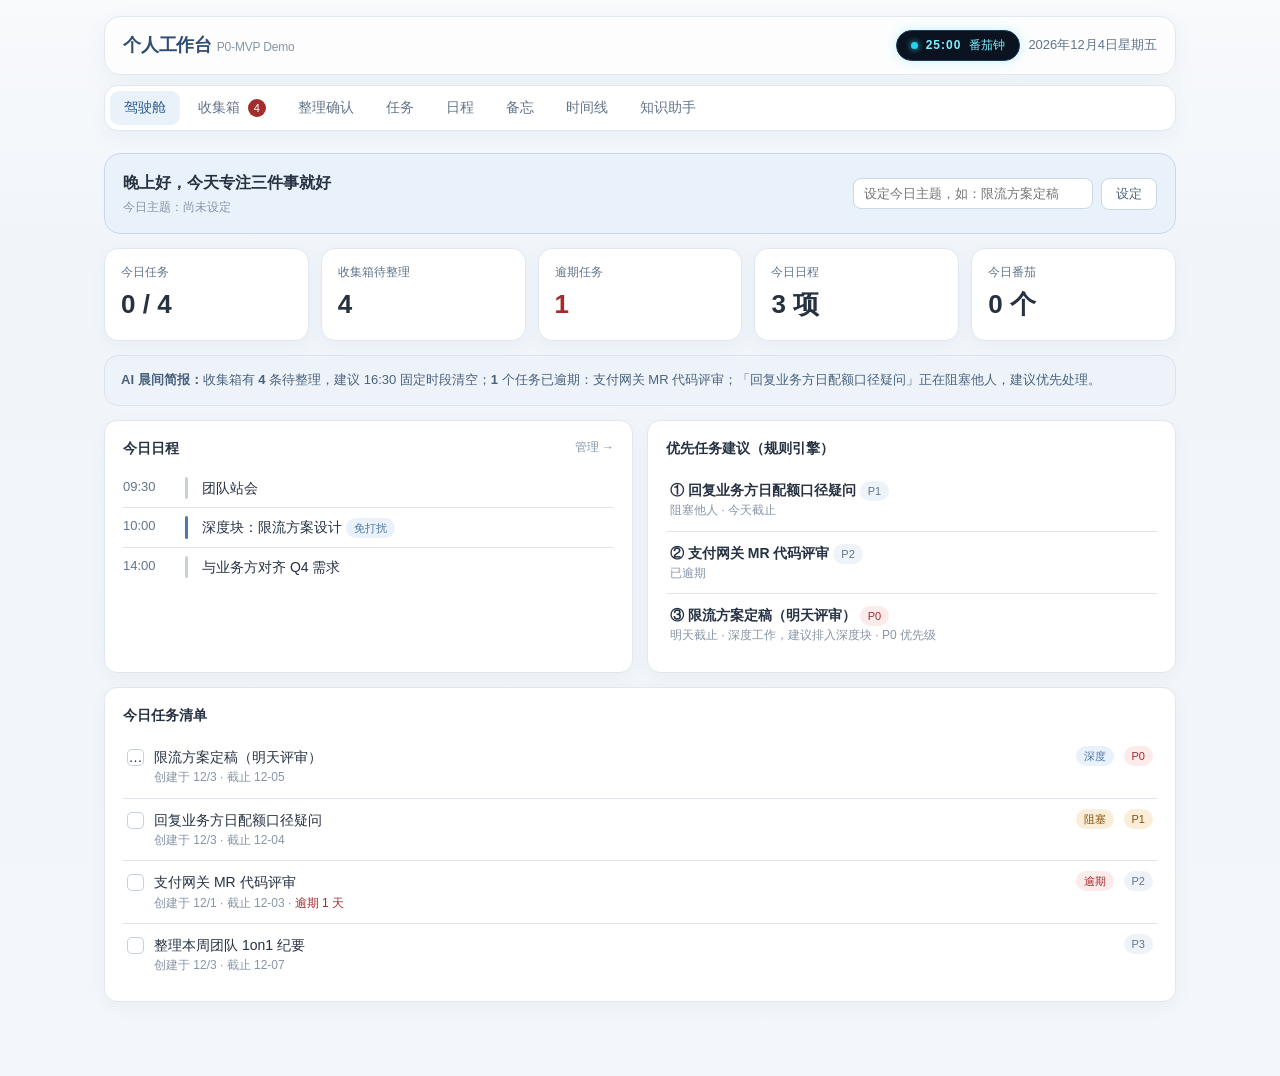
<file: personal-workbench/demo/index.html>
<!DOCTYPE html>
<html lang="zh-CN">
<head>
<meta charset="UTF-8">
<meta name="viewport" content="width=device-width, initial-scale=1.0">
<title>个人工作台 · Demo</title>
<style>
:root{
  --bg:#f7f7f5; --surface:#ffffff; --surface2:#f1efe8;
  --border:rgba(0,0,0,.12); --border2:rgba(0,0,0,.25);
  --text:#1a1a18; --text2:#5f5e5a; --text3:#888780;
  --blue-bg:#E6F1FB; --blue:#185FA5; --blue-dark:#0C447C;
  --purple-bg:#EEEDFE; --purple:#534AB7;
  --teal-bg:#E1F5EE; --teal:#0F6E56;
  --amber-bg:#FAEEDA; --amber:#854F0B;
  --red:#A32D2D; --red-bg:#FCEBEB;
  --green-bg:#EAF3DE; --green:#3B6D11;
  --r:10px;
}
*{margin:0;padding:0;box-sizing:border-box;}
body{font-family:-apple-system,"Segoe UI","PingFang SC","Microsoft YaHei",sans-serif;background:var(--bg);color:var(--text);font-size:14px;line-height:1.6;}
a{color:var(--blue);text-decoration:none;}
#app{max-width:1060px;margin:0 auto;padding:20px 24px 60px;}
header.top{display:flex;justify-content:space-between;align-items:center;padding:14px 0 16px;}
header.top h1{font-size:18px;font-weight:600;}
header.top .date{color:var(--text2);font-size:13px;}
nav.tabs{display:flex;gap:4px;border-bottom:1px solid var(--border);margin-bottom:20px;flex-wrap:wrap;}
nav.tabs button{border:none;background:none;padding:9px 16px;font-size:14px;color:var(--text2);cursor:pointer;border-bottom:2px solid transparent;font-family:inherit;}
nav.tabs button.active{color:var(--blue-dark);border-bottom-color:var(--blue);font-weight:500;}
nav.tabs .badge{display:inline-block;min-width:18px;text-align:center;background:var(--red);color:#fff;border-radius:9px;font-size:11px;padding:0 5px;margin-left:4px;line-height:18px;}
.view{display:none;}
.view.active{display:block;animation:fade .2s ease;}
@keyframes fade{from{opacity:0;transform:translateY(4px);}to{opacity:1;transform:none;}}
.card{background:var(--surface);border:1px solid var(--border);border-radius:var(--r);padding:16px 18px;margin-bottom:14px;}
.card h3{font-size:14px;font-weight:600;margin-bottom:10px;display:flex;justify-content:space-between;align-items:center;}
.card h3 .more{font-size:12px;color:var(--text3);font-weight:400;cursor:pointer;}
.grid4{display:grid;grid-template-columns:repeat(5,1fr);gap:12px;margin-bottom:14px;}
.pill.green{background:var(--green-bg);color:var(--green);}
.pomo-chip{display:flex;align-items:center;gap:8px;background:#0b1220;color:#7ef0ff;border:1px solid #1e3a5f;border-radius:99px;padding:5px 14px;cursor:pointer;font-size:12px;box-shadow:0 0 12px rgba(34,211,238,.25);user-select:none;}
.pomo-chip .dot{width:7px;height:7px;border-radius:50%;background:#22d3ee;box-shadow:0 0 6px #22d3ee;}
.pomo-chip.running .dot{animation:blink 1s infinite;}
@keyframes blink{50%{opacity:.2}}
.pomo-chip .t{font-variant-numeric:tabular-nums;font-weight:600;letter-spacing:1px;}
.pomo-mask{position:fixed;inset:0;background:rgba(5,10,20,.55);z-index:60;display:none;align-items:center;justify-content:center;}
.pomo-mask.show{display:flex;}
.pomo-panel{width:340px;background:linear-gradient(160deg,#0b1220 0%,#0e1a2e 100%);border:1px solid #1e3a5f;border-radius:16px;padding:26px 24px;color:#cfe9ff;box-shadow:0 0 40px rgba(34,211,238,.18);}
.pomo-panel h4{font-size:13px;font-weight:500;color:#7ef0ff;letter-spacing:3px;text-align:center;margin-bottom:14px;}
.ring-wrap{position:relative;width:150px;margin:0 auto 14px;}
.ring-wrap svg{display:block;width:150px;height:150px;transform:rotate(-90deg);}
.ring-bg{fill:none;stroke:#16304a;stroke-width:6;}
.ring-fg{fill:none;stroke:#22d3ee;stroke-width:6;stroke-linecap:round;filter:drop-shadow(0 0 5px rgba(34,211,238,.7));transition:stroke-dashoffset .5s;}
.ring-time{position:absolute;inset:0;display:flex;flex-direction:column;align-items:center;justify-content:center;}
.ring-time .tt{font-size:32px;font-weight:600;color:#eaf7ff;font-variant-numeric:tabular-nums;text-shadow:0 0 12px rgba(34,211,238,.6);}
.ring-time .mm{font-size:11px;color:#5f8db3;letter-spacing:3px;margin-top:3px;}
.pomo-panel .modes{display:flex;gap:8px;margin-bottom:12px;}
.pomo-panel .modes button{flex:1;background:#0e1a2e;border:1px solid #1e3a5f;color:#7ea9cc;border-radius:8px;font-size:12px;padding:6px 0;cursor:pointer;font-family:inherit;}
.pomo-panel .modes button.active{border-color:#22d3ee;color:#7ef0ff;box-shadow:0 0 8px rgba(34,211,238,.35);}
.pomo-panel select{background:#0e1a2e;border:1px solid #1e3a5f;color:#cfe9ff;margin-bottom:12px;}
.pomo-panel .acts{display:flex;gap:8px;}
.pomo-panel .acts .go{flex:1;background:#22d3ee;border:none;color:#04222b;font-weight:600;border-radius:8px;padding:9px 0;cursor:pointer;font-size:13px;font-family:inherit;box-shadow:0 0 14px rgba(34,211,238,.4);}
.pomo-panel .acts .rst{background:transparent;border:1px solid #1e3a5f;color:#7ea9cc;border-radius:8px;padding:9px 14px;cursor:pointer;font-size:13px;font-family:inherit;}
.pomo-panel .stat{text-align:center;font-size:11px;color:#5f8db3;margin-top:12px;letter-spacing:1px;}
.pomo-panel .set-toggle{text-align:center;font-size:11px;color:#5f8db3;margin-top:8px;cursor:pointer;letter-spacing:1px;}
.pomo-panel .set-toggle:hover{color:#7ef0ff;}
.pomo-set{margin-top:10px;border-top:1px solid #1e3a5f;padding-top:12px;}
.pomo-set .set-row{display:flex;gap:8px;margin-bottom:10px;}
.pomo-set .set-row label{flex:1;font-size:11px;color:#7ea9cc;}
.pomo-set input[type=number]{width:100%;background:#0e1a2e;border:1px solid #1e3a5f;color:#eaf7ff;border-radius:7px;padding:5px 8px;font-size:13px;margin-top:3px;font-family:inherit;}
.pomo-set .set-auto{display:block;font-size:11px;color:#7ea9cc;margin-bottom:10px;cursor:pointer;}
.pomo-set .set-auto input{vertical-align:-2px;}
.tl-day{text-align:center;margin:8px 0 22px;}
.tl-day span{display:inline-block;background:#fff;border:1px solid #e3e1ee;color:var(--purple);font-size:12px;padding:3px 16px;border-radius:99px;letter-spacing:2px;}
.tl-rail{position:relative;max-width:640px;margin:0 auto 10px;}
.tl-rail::before{content:"";position:absolute;left:50%;top:0;bottom:0;width:2px;transform:translateX(-50%);background:linear-gradient(180deg,#AFA9EC,#85B7EB,#9FE1CB);}
.tl-item{position:relative;width:calc(50% - 28px);margin-bottom:20px;}
.tl-item.left{margin-right:auto;text-align:right;}
.tl-item.right{margin-left:auto;}
.tl-node{position:absolute;top:14px;width:13px;height:13px;border-radius:50%;border:3px solid #fff;box-shadow:0 0 0 2px currentColor,0 0 10px currentColor;}
.tl-item.left .tl-node{right:-35px;}
.tl-item.right .tl-node{left:-35px;}
.tl-card{display:inline-block;background:#fff;border:1px solid #eceaf4;border-radius:12px;padding:10px 14px;font-size:13px;text-align:left;box-shadow:0 2px 8px rgba(60,50,120,.06);max-width:100%;transition:transform .2s;}
.tl-card:hover{transform:translateY(-2px);}
.tl-time{font-size:11px;color:#a3a1b5;font-variant-numeric:tabular-nums;display:block;margin-bottom:2px;}
.tl-item.praise .tl-card{background:linear-gradient(120deg,#f3fbf0,#eef7ff);border-color:#C0DD97;}
.tl-item.praise .tl-text{color:var(--green);font-weight:500;}
@media(max-width:640px){
.tl-rail::before{left:8px;}
.tl-item{width:calc(100% - 34px);margin-left:34px!important;text-align:left;}
.tl-item .tl-node{left:-32px!important;right:auto!important;}
}
.task-edit{background:var(--surface2);border-radius:8px;padding:10px 12px;margin-top:8px;}
.task-edit .form-grid{grid-template-columns:2fr 1fr 1fr;}
.grid2{display:grid;grid-template-columns:1fr 1fr;gap:14px;}
@media(max-width:820px){.grid4{grid-template-columns:repeat(2,1fr);}.grid2{grid-template-columns:1fr;}}
.metric{background:var(--surface);border:1px solid var(--border);border-radius:var(--r);padding:14px 16px;}
.metric .label{font-size:12px;color:var(--text2);}
.metric .num{font-size:26px;font-weight:600;margin-top:2px;}
.metric .num.danger{color:var(--red);}
.pill{display:inline-block;font-size:11px;padding:1px 8px;border-radius:99px;line-height:18px;}
.pill.blue{background:var(--blue-bg);color:var(--blue);}
.pill.purple{background:var(--purple-bg);color:var(--purple);}
.pill.teal{background:var(--teal-bg);color:var(--teal);}
.pill.amber{background:var(--amber-bg);color:var(--amber);}
.pill.red{background:var(--red-bg);color:var(--red);}
.pill.gray{background:var(--surface2);color:var(--text2);}
.btn{border:1px solid var(--border2);background:var(--surface);border-radius:8px;padding:6px 14px;font-size:13px;cursor:pointer;font-family:inherit;color:var(--text);}
.btn:hover{background:var(--surface2);}
.btn.primary{background:var(--blue);border-color:var(--blue);color:#fff;}
.btn.primary:hover{background:var(--blue-dark);}
.btn.sm{padding:3px 10px;font-size:12px;}
input[type=text],input[type=date],input[type=time],select,textarea{border:1px solid var(--border2);border-radius:8px;padding:7px 10px;font-size:13px;font-family:inherit;background:var(--surface);color:var(--text);width:100%;}
input:focus,select:focus,textarea:focus{outline:2px solid var(--blue);outline-offset:-1px;}
.row{display:flex;gap:8px;align-items:center;}
.muted{color:var(--text3);font-size:12px;}
.list-item{display:flex;align-items:flex-start;gap:10px;padding:10px 4px;border-bottom:1px solid var(--border);}
.list-item:last-child{border-bottom:none;}
.list-item .grow{flex:1;min-width:0;}
.checkbox{width:17px;height:17px;border:1.5px solid var(--border2);border-radius:5px;cursor:pointer;flex-shrink:0;margin-top:3px;display:flex;align-items:center;justify-content:center;background:#fff;}
.checkbox.done{background:var(--teal);border-color:var(--teal);color:#fff;font-size:11px;}
.strike{text-decoration:line-through;color:var(--text3);}
.timeline-item{display:flex;gap:14px;padding:8px 0;border-bottom:1px solid var(--border);}
.timeline-item:last-child{border:none;}
.timeline-item .time{width:48px;color:var(--text2);font-size:13px;flex-shrink:0;font-variant-numeric:tabular-nums;}
.timeline-item .bar{width:3px;border-radius:2px;background:var(--border2);flex-shrink:0;}
.timeline-item.deep .bar{background:var(--blue);}
.chat-box{max-height:380px;overflow-y:auto;padding:6px 0;}
.msg{margin-bottom:12px;display:flex;}
.msg.user{justify-content:flex-end;}
.msg .bubble{max-width:78%;padding:9px 13px;border-radius:12px;font-size:13px;}
.msg.user .bubble{background:var(--blue);color:#fff;border-bottom-right-radius:4px;}
.msg.ai .bubble{background:var(--surface2);border-bottom-left-radius:4px;}
.cite{display:block;margin-top:8px;padding:7px 10px;background:var(--surface);border:1px solid var(--border);border-radius:8px;font-size:12px;}
.cite .src{color:var(--purple);font-weight:500;}
.toast{position:fixed;bottom:26px;left:50%;transform:translateX(-50%);background:#2C2C2A;color:#fff;padding:9px 20px;border-radius:99px;font-size:13px;opacity:0;transition:opacity .25s;pointer-events:none;z-index:99;}
.toast.show{opacity:.94;}
.empty{padding:28px 0;text-align:center;color:var(--text3);font-size:13px;}
.conf-bar{width:56px;height:5px;background:var(--surface2);border-radius:3px;overflow:hidden;display:inline-block;vertical-align:middle;}
.conf-bar i{display:block;height:100%;}
.theme-hero{background:linear-gradient(none);background:var(--blue-bg);border:1px solid #B5D4F4;border-radius:var(--r);padding:16px 18px;margin-bottom:14px;display:flex;justify-content:space-between;align-items:center;gap:12px;flex-wrap:wrap;}
.theme-hero .greet{font-size:16px;font-weight:600;}
.tag-src{font-size:11px;color:var(--text3);}
.classify-card{border:1px solid var(--border);border-radius:var(--r);padding:14px 16px;margin-bottom:12px;background:var(--surface);}
.classify-card.low{border-color:#EF9F27;background:#FFFDF5;}
.form-grid{display:grid;grid-template-columns:2fr 1fr 1fr 1fr;gap:8px;margin-top:10px;}
@media(max-width:720px){.form-grid{grid-template-columns:1fr 1fr;}}
.brief{background:var(--purple-bg);border:1px solid #CECBF6;border-radius:var(--r);padding:14px 16px;margin-bottom:14px;font-size:13px;color:#3C3489;}

/* 晨雾蓝全局视觉 */
:root{--bg:#f3f6fa;--surface:#ffffff;--surface2:#edf3f9;--border:rgba(56,89,126,.15);--border2:rgba(56,89,126,.28);--text:#263142;--text2:#63748a;--text3:#8795a7;--blue-bg:#e9f1fa;--blue:#4f79a9;--blue-dark:#315f94;--r:13px;}
body{background:linear-gradient(180deg,#f8fafc 0,#f1f5fa 240px,#f3f6fa 100%);}
#app{max-width:1120px;padding-top:16px;}
header.top{background:rgba(255,255,255,.76);border:1px solid #e2e8f0;border-radius:16px;padding:13px 18px;margin-bottom:10px;box-shadow:0 8px 26px rgba(49,95,148,.06);}
header.top h1{color:#2e4d70;letter-spacing:-.2px;}
nav.tabs{background:#fff;border:1px solid #e1e8f0;border-radius:14px;padding:5px;margin-bottom:22px;box-shadow:0 6px 18px rgba(49,95,148,.05);}
nav.tabs button{border:0;border-radius:9px;padding:8px 14px;}
nav.tabs button.active{background:#e9f1fa;color:#315f94;border:0;}
.card,.classify-card,.metric{border-color:#e0e7ef;box-shadow:0 5px 18px rgba(49,95,148,.045);}
.metric{border-radius:14px;}
.btn{border-color:#cbd8e6;color:#52657b;}
.btn:hover{background:#edf3f9;border-color:#9fb7d1;}
.btn.primary{background:#5f88bd;border-color:#5f88bd;}
.btn.primary:hover{background:#436f9f;}
input[type=text],input[type=date],input[type=time],input[type=number],select,textarea{border-color:#cbd8e6;}
input:focus,select:focus,textarea:focus{outline-color:#6f96c2;}
.theme-hero{background:#e9f1fa;border-color:#c9d9eb;border-radius:16px;}
.brief{background:#eef3fa;border-color:#d9e4f0;color:#49627e;border-radius:14px;}
/* 番茄钟保留独立的深色科幻主题，不跟随全局晨雾蓝换肤 */
.toast{background:#315f94;}

/* 备忘三主题切换 */
.memo-switch-wrap{margin-bottom:16px;}
.memo-switch-title{font-size:15px;font-weight:600;color:#334b66;margin-bottom:3px;}
.memo-switch-sub{font-size:12px;color:#7b8998;margin-bottom:12px;}
.memo-switch{display:grid;grid-template-columns:1fr 1fr;gap:12px;align-items:stretch;}
.memo-choice{position:relative;border:1px solid #d8e2ec;background:#fff;border-radius:16px;padding:14px 16px;text-align:left;cursor:pointer;display:flex;gap:12px;align-items:center;color:#52657b;transition:transform .18s,border-color .18s,box-shadow .18s;}
.memo-choice:hover{transform:translateY(-2px);box-shadow:0 7px 18px rgba(49,95,148,.08);}
.memo-choice .memo-ico{width:38px;height:38px;border-radius:12px;display:grid;place-items:center;font-size:14px;font-weight:600;flex-shrink:0;}
.memo-choice strong{display:block;font-size:14px;color:#33475c;}
.memo-choice small{display:block;font-size:11px;color:#8795a3;margin-top:1px;}
.memo-choice .memo-count{margin-left:auto;font-size:18px;font-weight:600;font-variant-numeric:tabular-nums;}
.memo-choice.work{background:#f1f8f4;border-color:#c8dfd2}.memo-choice.work .memo-ico{background:#d9eee2;color:#347057}.memo-choice.work .memo-count{color:#4f846a}.memo-choice.work.active{background:#dfece4;border-color:#6c9d81;box-shadow:0 7px 20px rgba(79,132,106,.13)}
.memo-choice.all{grid-column:1/-1;justify-content:flex-start;text-align:left;flex-direction:row;gap:12px;background:#f4f8fc;border-color:#cfdeed;padding:14px 16px}.memo-choice.all .memo-ico{width:38px;height:38px;border-radius:12px;background:#dce9f6;color:#315f94}.memo-choice.all small{display:block}.memo-choice.all .memo-count{margin-left:auto;color:#4f79a9;font-size:18px}.memo-choice.all.active{background:#e3edf8;border-color:#6f96c2;box-shadow:0 7px 20px rgba(79,121,169,.13)}
.memo-choice.life{background:#fff8f4;border-color:#efd5c9}.memo-choice.life .memo-ico{background:#f8e3d9;color:#ae624c}.memo-choice.life .memo-count{color:#c47760}.memo-choice.life.active{background:#f5e2d9;border-color:#d98267;box-shadow:0 7px 20px rgba(196,119,96,.13)}
#v-memos{border-radius:18px;padding:18px;transition:background .2s,border-color .2s;border:1px solid transparent;}
#v-memos.memo-theme-all{background:#eef4fa;border-color:#d8e4ef;}#v-memos.memo-theme-work{background:#eaf3ed;border-color:#cee2d5;}#v-memos.memo-theme-life{background:#fbede6;border-color:#efd6ca;}
#v-memos .memo-create-card,#v-memos .memo-search-card{box-shadow:none;}
#v-memos.memo-theme-work .memo-create-card,#v-memos.memo-theme-work .memo-search-card{border-color:#c9ded2;background:#fbfdfb;}#v-memos.memo-theme-work .btn.primary{background:#4f846a;border-color:#4f846a;}#v-memos.memo-theme-work input:focus,#v-memos.memo-theme-work select:focus{outline-color:#6c9d81;}
#v-memos.memo-theme-life .memo-create-card,#v-memos.memo-theme-life .memo-search-card{border-color:#ead1c4;background:#fffaf7;}#v-memos.memo-theme-life .btn.primary{background:#c47760;border-color:#c47760;}#v-memos.memo-theme-life input:focus,#v-memos.memo-theme-life select:focus{outline-color:#d98267;}
.memo-card{border:1px solid #dfe6ed;border-radius:14px;padding:14px 16px;margin-bottom:11px;background:#fff;box-shadow:0 4px 14px rgba(49,75,102,.05)}.memo-card.work,.memo-card.life{border-color:#dfe6ed;background:#fff}.memo-card .group-badge{cursor:pointer;font-size:11px;padding:2px 9px;border-radius:99px}.memo-card.work .group-badge{background:#dfece4;color:#347057}.memo-card.life .group-badge{background:#f5e2d9;color:#a85d47}.memo-card.work .pill.teal{background:#e8f3ec;color:#3d7058}.memo-card.life .pill.teal{background:#f9e9e1;color:#a65c47}
.memo-edit{display:none;margin-top:12px;padding-top:12px;border-top:1px dashed #d8e1ea}.memo-edit.open{display:block}.memo-edit-grid{display:grid;grid-template-columns:1fr 132px;gap:8px;margin-bottom:8px}.memo-edit textarea{min-height:78px;resize:vertical}.memo-edit-actions{display:flex;justify-content:flex-end;gap:8px;margin-top:8px}
@media(max-width:720px){.memo-switch{grid-template-columns:1fr 1fr}.memo-choice{padding:11px}.memo-choice .memo-count{display:none}.memo-choice small{display:none}.memo-choice.all small{display:block}#v-memos{padding:11px}.memo-edit-grid{grid-template-columns:1fr}}
</style>
</head>
<body>
<div id="app">
  <header class="top">
    <h1>个人工作台 <span class="muted" style="font-weight:400">P0-MVP Demo</span></h1>
    <div class="row">
      <div class="pomo-chip" id="pomoChip" onclick="togglePomo()"><span class="dot"></span><span class="t" id="pomoChipTime">25:00</span><span>番茄钟</span></div>
      <span class="date" id="todayStr"></span>
    </div>
  </header>

  <nav class="tabs">
    <button data-v="dashboard" class="active">驾驶舱</button>
    <button data-v="inbox">收集箱 <span class="badge" id="inboxBadge" style="display:none"></span></button>
    <button data-v="classify">整理确认 <span class="badge" id="classifyBadge" style="display:none"></span></button>
    <button data-v="tasks">任务</button>
    <button data-v="schedule">日程</button>
    <button data-v="memos">备忘</button>
    <button data-v="timeline">时间线</button>
    <button data-v="assistant">知识助手</button>
  </nav>

  <!-- 驾驶舱 -->
  <section class="view active" id="v-dashboard">
    <div class="theme-hero">
      <div>
        <div class="greet" id="greeting">早上好</div>
        <div class="muted" style="margin-top:2px">今日主题：<span id="themeText">尚未设定</span></div>
      </div>
      <div class="row">
        <input type="text" id="themeInput" placeholder="设定今日主题，如：限流方案定稿" style="width:240px">
        <button class="btn" onclick="setTheme()">设定</button>
      </div>
    </div>
    <div class="grid4" id="metrics"></div>
    <div class="brief" id="brief"></div>
    <div class="grid2">
      <div class="card">
        <h3>今日日程 <span class="more" onclick="go('schedule')">管理 →</span></h3>
        <div id="dashEvents"></div>
      </div>
      <div class="card">
        <h3>优先任务建议（规则引擎）</h3>
        <div id="dashSuggest"></div>
      </div>
    </div>
    <div class="card">
      <h3>今日任务清单</h3>
      <div id="dashTasks"></div>
    </div>
  </section>

  <!-- 收集箱 -->
  <section class="view" id="v-inbox">
    <div class="card">
      <div class="row">
        <input type="text" id="inboxInput" placeholder="随手记录：一句话、一个想法、一件待办… 回车即收录" onkeydown="if(event.key==='Enter')addInbox('web')">
        <button class="btn primary" onclick="addInbox('web')" style="flex-shrink:0">收录</button>
        <button class="btn" onclick="addInbox('wecom')" style="flex-shrink:0">模拟微信</button>
        <button class="btn" onclick="addInbox('voice')" style="flex-shrink:0">模拟语音</button>
      </div>
      <div class="muted" style="margin-top:6px">微信与语音为模拟入口；语音会先经 ASR 转文字再入库。</div>
    </div>
    <div class="card">
      <h3>待整理 <span class="more" id="pendingCount"></span></h3>
      <div id="inboxPending"></div>
    </div>
    <div class="card">
      <h3>已归档（最近）</h3>
      <div id="inboxArchived"></div>
    </div>
  </section>

  <!-- 整理确认 -->
  <section class="view" id="v-classify">
    <div class="card">
      <div class="row" style="justify-content:space-between">
        <div>AI 已将待整理条目分类为 <b>任务 / 日程 / 备忘 / 知识</b>，置信度不足的已标黄，确认后才会生成正式数据。</div>
        <div class="row">
          <button class="btn primary" onclick="runClassify()">开始整理</button>
          <button class="btn" onclick="confirmAll()">全部确认</button>
        </div>
      </div>
    </div>
    <div id="classifyList"></div>
  </section>

  <!-- 任务 -->
  <section class="view" id="v-tasks">
    <div class="card">
      <div class="form-grid" style="margin-top:0">
        <input type="text" id="taskTitle" placeholder="任务标题">
        <select id="taskPriority"><option>P0</option><option>P1</option><option selected>P2</option><option>P3</option></select>
        <input type="date" id="taskDue">
        <button class="btn primary" onclick="addTask()">新建任务</button>
      </div>
      <div class="row" style="margin-top:8px">
        <label class="muted"><input type="checkbox" id="taskDeep"> 深度工作</label>
        <label class="muted"><input type="checkbox" id="taskBlocking"> 阻塞他人</label>
      </div>
    </div>
    <div class="card">
      <h3>进行中与待办</h3>
      <div id="taskOpen"></div>
    </div>
    <div class="card">
      <h3>已完成 / 已取消</h3>
      <div id="taskDone"></div>
    </div>
  </section>

  <!-- 日程 -->
  <section class="view" id="v-schedule">
    <div class="card">
      <div class="form-grid" style="margin-top:0;grid-template-columns:2fr 1fr 1fr 1fr">
        <input type="text" id="evTitle" placeholder="日程标题">
        <select id="evType"><option value="meeting">会议</option><option value="deep_block">深度块</option><option value="other">其他</option></select>
        <input type="time" id="evStart">
        <button class="btn primary" onclick="addEvent()">加入今日</button>
      </div>
    </div>
    <div class="card">
      <h3>今日时间线</h3>
      <div id="eventList"></div>
    </div>
  </section>

  <!-- 备忘 -->
  <section class="view memo-theme-all" id="v-memos">
    <div class="memo-switch-wrap">
      <div class="memo-switch-title">选择备忘空间</div>
      <div class="memo-switch-sub">工作与生活分开沉淀；选择后页面会切换对应氛围与内容。</div>
      <div class="memo-switch">
        <button class="memo-choice all active" data-g="all" onclick="setMemoGrp('all')">
          <span class="memo-ico">全</span><span><strong>全部备忘</strong><small>统一查看工作与生活的全部记录</small></span><span class="memo-count" id="memoAllCount">0 条</span>
        </button>
        <button class="memo-choice work" data-g="work" onclick="setMemoGrp('work')">
          <span class="memo-ico">工</span><span><strong>工作</strong><small>方案、项目、链接与公司信息</small></span><span class="memo-count" id="memoWorkCount">0</span>
        </button>
        <button class="memo-choice life" data-g="life" onclick="setMemoGrp('life')">
          <span class="memo-ico">生</span><span><strong>生活</strong><small>家庭、采买、通勤与日常参考</small></span><span class="memo-count" id="memoLifeCount">0</span>
        </button>
      </div>
    </div>
    <div class="card memo-create-card">
      <div class="form-grid" style="margin-top:0;grid-template-columns:3fr 1.6fr 1fr 1fr">
        <input type="text" id="memoContent" placeholder="记一笔：链接、家里要买的东西、班车时刻、杂事参考… 回车保存" onkeydown="if(event.key==='Enter')addMemo()">
        <input type="text" id="memoTags" placeholder="标签（逗号分隔，留空自动归类）">
        <select id="memoGrp"><option value="auto">分组：自动</option><option value="work">工作</option><option value="life">生活</option></select>
        <button class="btn primary" onclick="addMemo()">保存备忘</button>
      </div>
      <div class="muted" style="margin-top:6px">内容里的 http 链接会自动识别为可点击；含"买/班车"等关键词会自动打标签。</div>
    </div>
    <div class="card memo-search-card">
      <div class="row">
        <input type="text" id="memoSearch" placeholder="全文检索当前空间：标题 / 内容 / 标签 / 链接" oninput="renderMemos()">
        <label class="muted" style="flex-shrink:0;white-space:nowrap"><input type="checkbox" id="memoShowArchived" onchange="renderMemos()"> 显示已归档</label>
      </div>
    </div>
    <div id="memoList"></div>
  </section>

  <!-- 时间线 -->
  <section class="view" id="v-timeline">
    <div class="row" style="justify-content:space-between;margin-bottom:6px">
      <h3 style="font-size:14px;font-weight:600">工作台使用流水</h3>
      <span class="muted" id="logCount"></span>
    </div>
    <div id="timelineList"></div>
  </section>

  <!-- 知识助手 -->
  <section class="view" id="v-assistant">
    <div class="card" style="display:flex;flex-direction:column;height:520px">
      <h3>知识库问答 <span class="more">已索引 Obsidian Vault · 4 篇示例笔记</span></h3>
      <div class="chat-box" id="chatBox" style="flex:1"></div>
      <div class="row">
        <input type="text" id="chatInput" placeholder="试试：日配额方案怎么定的？/ 怎么做 1on1？/ 技术方案模板结构？" onkeydown="if(event.key==='Enter')ask()">
        <button class="btn primary" onclick="ask()" style="flex-shrink:0">发送</button>
      </div>
    </div>
  </section>
</div>

<!-- 番茄钟科幻面板（顶栏芯片唤起） -->
<div class="pomo-mask" id="pomoMask" onclick="if(event.target===this)togglePomo()">
  <div class="pomo-panel">
    <h4>FOCUS TIMER</h4>
    <div class="ring-wrap">
      <svg viewBox="0 0 150 150"><circle class="ring-bg" cx="75" cy="75" r="66"/><circle class="ring-fg" id="ringFg" cx="75" cy="75" r="66" stroke-dasharray="414.7" stroke-dashoffset="0"/></svg>
      <div class="ring-time"><div class="tt" id="pomoTime">25:00</div><div class="mm" id="pomoModeLabel">FOCUS</div></div>
    </div>
    <div class="modes">
      <button data-m="work" class="active" onclick="pomoMode('work')">专注 25</button>
      <button data-m="short" onclick="pomoMode('short')">短休 5</button>
      <button data-m="long" onclick="pomoMode('long')">长休 15</button>
    </div>
    <select id="pomoTask"></select>
    <div class="acts">
      <button class="go" id="pomoBtn" onclick="pomoStartPause()">开始专注</button>
      <button class="rst" onclick="pomoReset()">重置</button>
    </div>
    <div class="stat" id="pomoTodayText"></div>
    <div class="set-toggle" onclick="togglePomoSet()">自定义时长与行为 ▾</div>
    <div class="pomo-set" id="pomoSet" style="display:none">
      <div class="set-row">
        <label>专注（分钟）<input type="number" id="cfgWork" min="1" max="120"></label>
        <label>短休<input type="number" id="cfgShort" min="1" max="60"></label>
        <label>长休<input type="number" id="cfgLong" min="1" max="60"></label>
      </div>
      <label class="set-auto"><input type="checkbox" id="cfgAuto"> 到时后自动开始下一段</label>
      <button class="rst" style="width:100%" onclick="savePomoCfg()">保存设置</button>
    </div>
  </div>
</div>

<div class="toast" id="toast"></div>

<script>
/* ================= 数据层 ================= */
const KEY='workbench_demo_v1';
let S=load()||seed();
if(!S.memos)S.memos=seedMemos();
if(!S.pomos)S.pomos=[];
if(!S.pomoCfg)S.pomoCfg={work:25,short:5,long:15,auto:false};
S.memos.forEach(m=>{if(!m.grp)m.grp=autoGroup(m.title+' '+m.content)});
S.tasks.forEach(t=>{if(t.postponed===undefined)t.postponed=0;if(t.note===undefined)t.note=''});
if(!S.log)S.log=[
  {id:uid(),ts:Date.now()-26*3600e3,type:'inbox',text:'收录「明天下午3点约业务方对齐Q4需求评审」（微信）'},
  {id:uid(),ts:Date.now()-25*3600e3,type:'pomo',text:'完成 1 个番茄，专注「限流方案定稿」25 分钟'},
  {id:uid(),ts:Date.now()-24*3600e3,type:'praise',text:'完成任务「梳理限流方案初稿」 — 漂亮，这事终于落地了'},
];
save();
function load(){try{return JSON.parse(localStorage.getItem(KEY))}catch(e){return null}}
function save(){localStorage.setItem(KEY,JSON.stringify(S))}
function log(type,text){S.log.unshift({id:uid(),ts:Date.now(),type,text});if(S.log.length>500)S.log.length=500}
function uid(){return Date.now().toString(36)+Math.random().toString(36).slice(2,6)}
function today(){const d=new Date();return d.getFullYear()+'-'+String(d.getMonth()+1).padStart(2,'0')+'-'+String(d.getDate()).padStart(2,'0')}
function addDays(n){const d=new Date();d.setDate(d.getDate()+n);return d.getFullYear()+'-'+String(d.getMonth()+1).padStart(2,'0')+'-'+String(d.getDate()).padStart(2,'0')}

function seed(){
  const s={
    theme:'',
    inbox:[
      {id:uid(),raw:'明天下午3点约业务方对齐Q4需求评审',type:'text',source:'wecom',status:'pending',ai:null,ts:Date.now()-3600e3},
      {id:uid(),raw:'记得给小李的方案写评审意见，他等了两天了',type:'text',source:'wecom',status:'pending',ai:null,ts:Date.now()-7200e3},
      {id:uid(),raw:'看到一篇讲团队技术债治理的文章，思路值得记录一下',type:'voice',source:'wecom',status:'pending',ai:null,ts:Date.now()-9000e3},
      {id:uid(),raw:'充电桩电费发票报销',type:'text',source:'web',status:'pending',ai:null,ts:Date.now()-600e3},
    ],
    tasks:[
      {id:uid(),title:'限流方案定稿（明天评审）',priority:'P0',status:'doing',due:addDays(1),deep:true,blocking:false,src:null,created:Date.now()-86400e3},
      {id:uid(),title:'回复业务方日配额口径疑问',priority:'P1',status:'todo',due:today(),deep:false,blocking:true,src:null,created:Date.now()-86400e3},
      {id:uid(),title:'支付网关 MR 代码评审',priority:'P2',status:'todo',due:addDays(-1),deep:false,blocking:false,src:null,created:Date.now()-3*86400e3},
      {id:uid(),title:'整理本周团队 1on1 纪要',priority:'P3',status:'todo',due:addDays(3),deep:false,blocking:false,src:null,created:Date.now()-86400e3},
    ],
    events:[
      {id:uid(),title:'团队站会',type:'meeting',start:'09:30',date:today()},
      {id:uid(),title:'深度块：限流方案设计',type:'deep_block',start:'10:00',date:today()},
      {id:uid(),title:'与业务方对齐 Q4 需求',type:'meeting',start:'14:00',date:today()},
    ],
    doneRate:0.38,
    memos:seedMemos()
  };
  localStorage.setItem(KEY,JSON.stringify(s));return s;
}
function seedMemos(){
  return [
    {id:uid(),title:'公司班车时间表',content:'早班 7:50 软件园东门发车；晚班 18:30 / 19:30 两班，B座楼下上车；周五晚班只有 18:30 一班。',url:null,tags:['通勤'],grp:'life',pinned:true,status:'active',created:Date.now()-2*86400e3},
    {id:uid(),title:'家里要买的',content:'奶粉2段一罐、湿巾两包、垃圾袋。老婆说周五前买好。',url:null,tags:['家庭采购'],grp:'life',pinned:false,status:'active',created:Date.now()-86400e3},
    {id:uid(),title:'Obsidian 双链文章',content:'一篇讲双链笔记如何组织技术方案的文章，值得参考 https://example.com/obsidian-links',url:'https://example.com/obsidian-links',tags:['链接收藏'],grp:'work',pinned:false,status:'active',created:Date.now()-4000e3},
    {id:uid(),title:'VPN 与运维值班',content:'公司 VPN 地址 vpn.example.com；运维值班电话本月：张三 138****0000（单周）/ 李四 139****0000（双周）。',url:null,tags:['运维'],grp:'work',pinned:false,status:'active',created:Date.now()-3000e3},
  ];
}

/* ================= 模拟 AI：分类规则引擎 ================= */
function aiClassify(raw){
  const t=raw;
  const rules=[
    {cat:'schedule',re:/(今天|明天|后天|下周|周[一二三四五六日天]|\d{1,2}\s*[点时:：]|会议|约|对齐|评审会|站会)/},
    {cat:'knowledge',re:/(笔记|总结|学习|心得|记录一下|了解一下|资料|文章|思路|值得)/},
    {cat:'memo',re:/(记得|别忘|备忘|报销|发票|带)/},
  ];
  let cat='task',conf=0.58+Math.random()*0.08,hit=false;
  for(const r of rules){if(r.re.test(t)){cat=r.cat;hit=true;break}}
  if(hit)conf=0.72+Math.random()*0.23;
  // 抽取建议字段
  let due=null;
  if(/今天/.test(t))due=today();
  else if(/明天/.test(t))due=addDays(1);
  else if(/后天/.test(t))due=addDays(2);
  else if(/下周/.test(t))due=addDays(7);
  let priority=/P0|紧急|马上|评审/.test(t)?'P0':(/重要|阻塞/.test(t)?'P1':'P2');
  let title=t.length>24?t.slice(0,24)+'…':t;
  let start=null;const m=t.match(/(\d{1,2})\s*[点时:：]/);
  if(m)start=String(Math.min(23,+m[1])).padStart(2,'0')+':00';
  return {cat,conf:+conf.toFixed(2),payload:{title,due,priority,start}};
}

/* ================= 视图切换 ================= */
document.querySelectorAll('nav.tabs button').forEach(b=>b.onclick=()=>go(b.dataset.v));
function go(v){
  document.querySelectorAll('nav.tabs button').forEach(b=>b.classList.toggle('active',b.dataset.v===v));
  document.querySelectorAll('.view').forEach(s=>s.classList.toggle('active',s.id==='v-'+v));
  render();
}
function toast(msg,ms){const t=document.getElementById('toast');t.textContent=msg;t.classList.add('show');setTimeout(()=>t.classList.remove('show'),ms||1800)}

/* ================= 收集箱 ================= */
function addInbox(source){
  const inp=document.getElementById('inboxInput');
  let raw=inp.value.trim(),type='text';
  if(source==='voice'){
    raw=raw||'下周三下午和技术经理过一下系统规划初稿';
    type='voice';
  }
  if(source==='wecom'&&!raw)raw='提醒我周五前把服务器续费';
  if(!raw){toast('请输入内容');return}
  S.inbox.unshift({id:uid(),raw,type,source,status:'pending',ai:null,ts:Date.now()});
  log('inbox','收录「'+(raw.length>30?raw.slice(0,30)+'…':raw)+'」（'+({web:'Web',wecom:'微信'})[source]+(type==='voice'?'·语音':'')+'）');
  inp.value='';save();render();
  toast(source==='wecom'?'已收录（微信）':source==='voice'?'语音已转文字并收录':'已收录');
}
function delInbox(id){S.inbox=S.inbox.filter(i=>i.id!==id);save();render();toast('已删除')}

/* ================= AI 整理 ================= */
function runClassify(){
  let n=0;
  S.inbox.forEach(i=>{if(i.status==='pending'){i.ai=aiClassify(i.raw);i.status='processed';n++}});
  if(n)log('task','AI 整理完成 '+n+' 条，等待确认');
  save();render();
  toast(n?`整理完成，${n} 条待确认`:'没有待整理的条目');
  if(n)go('classify');
}
function confirmItem(id){
  const it=S.inbox.find(i=>i.id===id);if(!it)return;
  const cat=document.getElementById('c-cat-'+id).value;
  const title=document.getElementById('c-title-'+id).value.trim()||it.raw;
  const due=document.getElementById('c-due-'+id).value||null;
  const pri=document.getElementById('c-pri-'+id).value;
  if(cat==='task')S.tasks.unshift({id:uid(),title,priority:pri,status:'todo',due,deep:false,blocking:false,src:it.raw,created:Date.now()});
  else if(cat==='schedule')S.events.push({id:uid(),title,type:'meeting',start:(it.ai&&it.ai.payload.start)||'09:00',date:due||today()});
  else if(cat==='memo')S.memos.unshift(mkMemo(title,it.raw));
  else if(cat==='knowledge'){/* 模拟写入 Obsidian */ toast('已写入 Vault: 00-Inbox/'+title.slice(0,12)+'.md');}
  it.status='archived';it.finalCat=cat;
  log('task','整理确认：生成「'+catName[cat]+'」'+title.slice(0,20));
  save();render();
  if(cat!=='knowledge')toast('已确认并生成「'+({task:'任务',schedule:'日程',memo:'备忘'})[cat]+'」');
}
function confirmAll(){
  let n=0;
  S.inbox.filter(i=>i.status==='processed').forEach(i=>{
    const c=document.getElementById('c-cat-'+i.id);
    if(c){i._tmp={cat:c.value,title:document.getElementById('c-title-'+i.id).value,due:document.getElementById('c-due-'+i.id).value,pri:document.getElementById('c-pri-'+i.id).value}}
  });
  S.inbox.filter(i=>i.status==='processed'&&i._tmp).forEach(i=>{
    const t=i._tmp;
    if(t.cat==='task')S.tasks.unshift({id:uid(),title:t.title||i.raw,priority:t.pri,status:'todo',due:t.due||null,deep:false,blocking:false,src:i.raw,created:Date.now()});
    else if(t.cat==='schedule')S.events.push({id:uid(),title:t.title||i.raw,type:'meeting',start:(i.ai&&i.ai.payload.start)||'09:00',date:t.due||today()});
    else if(t.cat==='memo')S.memos.unshift(mkMemo(t.title||i.raw,i.raw));
    i.status='archived';i.finalCat=t.cat;delete i._tmp;n++;
  });
  if(n)log('task','批量确认 '+n+' 条整理结果');
  save();render();toast(n?`已批量确认 ${n} 条`:'没有可确认的条目');
}

/* ================= 任务 ================= */
function addTask(){
  const title=document.getElementById('taskTitle').value.trim();
  if(!title){toast('请输入任务标题');return}
  S.tasks.unshift({id:uid(),title,priority:document.getElementById('taskPriority').value,status:'todo',
    due:document.getElementById('taskDue').value||null,
    deep:document.getElementById('taskDeep').checked,blocking:document.getElementById('taskBlocking').checked,src:null,created:Date.now()});
  document.getElementById('taskTitle').value='';log('task','新建任务「'+title+'」（'+document.getElementById('taskPriority').value+'）');save();render();toast('任务已创建');
}
const PRAISES=['干得漂亮，又拿下一城！','稳！这个节奏保持住。','漂亮，这事终于落地了。','执行力拉满，向你致敬。','状态正佳，乘胜追击！','积小胜为大胜，很好。'];
function cycleTask(id){
  const t=S.tasks.find(x=>x.id===id);if(!t)return;
  t.status=t.status==='todo'?'doing':t.status==='doing'?'done':'todo';
  if(t.status==='done'){
    const praise=PRAISES[Math.floor(Math.random()*PRAISES.length)];
    log('praise','完成任务「'+t.title+'」 — '+praise);
    save();render();toast(praise);
  }else{
    log('task','任务「'+t.title+'」状态流转为 '+(t.status==='doing'?'进行中':'待办'));
    save();render();
  }
}
function addDaysStr(d,n){const dt=new Date(d);dt.setDate(dt.getDate()+n);return dt.getFullYear()+'-'+String(dt.getMonth()+1).padStart(2,'0')+'-'+String(dt.getDate()).padStart(2,'0')}
function postponeTask(id){
  const t=S.tasks.find(x=>x.id===id);if(!t)return;
  t.due=addDaysStr(t.due||today(),1);t.postponed++;
  log('task','顺延任务「'+t.title+'」至 '+t.due+'（第 '+t.postponed+' 次顺延）');
  save();render();toast('已顺延到 '+t.due.slice(5)+'，第 '+t.postponed+' 次顺延');
}
function cancelTask(id){
  const t=S.tasks.find(x=>x.id===id);if(!t)return;
  t.status=t.status==='cancelled'?'todo':'cancelled';
  log('task',(t.status==='cancelled'?'取消任务「':'恢复任务「')+t.title+'」');
  save();render();
}
function toggleTaskEdit(id){const el=document.getElementById('edit-'+id);if(el)el.style.display=el.style.display==='none'?'block':'none'}
function saveTaskEdit(id){
  const t=S.tasks.find(x=>x.id===id);if(!t)return;
  t.title=document.getElementById('e-title-'+id).value.trim()||t.title;
  t.priority=document.getElementById('e-pri-'+id).value;
  t.due=document.getElementById('e-due-'+id).value||null;
  t.note=document.getElementById('e-note-'+id).value.trim();
  t.deep=document.getElementById('e-deep-'+id).checked;
  t.blocking=document.getElementById('e-blk-'+id).checked;
  log('task','编辑任务「'+t.title+'」');
  save();render();toast('任务已更新');
}
function delTask(id){const t=S.tasks.find(x=>x.id===id);S.tasks=S.tasks.filter(t=>t.id!==id);if(t)log('task','删除任务「'+t.title+'」');save();render()}

/* 规则引擎：优先级建议 */
function scoreTask(t){
  if(t.status==='done'||t.status==='cancelled')return null;
  const td=today();
  let s=0,reasons=[];
  if(t.due&&t.due<td){s+=100;reasons.push('已逾期')}
  if(t.blocking){s+=50;reasons.push('阻塞他人')}
  if(t.due===td){s+=40;reasons.push('今天截止')}
  if(t.due===addDays(1)){s+=25;reasons.push('明天截止')}
  if(t.deep){s+=10;reasons.push('深度工作，建议排入深度块')}
  s+={'P0':30,'P1':20,'P2':10,'P3':0}[t.priority];
  if(t.priority==='P0')reasons.push('P0 优先级');
  return {t,s,reason:reasons.join(' · ')||'常规优先级'};
}

/* ================= 日程 ================= */
function addEvent(){
  const title=document.getElementById('evTitle').value.trim();
  const start=document.getElementById('evStart').value;
  if(!title||!start){toast('请填写标题和时间');return}
  S.events.push({id:uid(),title,type:document.getElementById('evType').value,start,date:today()});
  log('task','新增日程「'+title+'」'+start);
  document.getElementById('evTitle').value='';save();render();toast('日程已加入');
}
function delEvent(id){S.events=S.events.filter(e=>e.id!==id);save();render()}

/* ================= 驾驶舱 ================= */
function setTheme(){S.theme=document.getElementById('themeInput').value.trim();if(S.theme)log('plan','设定今日主题：'+S.theme);save();render();toast('今日主题已设定')}

/* ================= 备忘 ================= */
function autoTags(t){
  const tags=[];
  if(/买|购|奶粉|菜|超市|快递/.test(t))tags.push('家庭采购');
  if(/班车|通勤|地铁|停车/.test(t))tags.push('通勤');
  if(/https?:\/\//.test(t))tags.push('链接收藏');
  if(!tags.length)tags.push(autoGroup(t)==='work'?'工作杂项':'生活');
  return tags;
}
function autoGroup(t){
  return /评审|会议|方案|MR|代码|服务器|需求|Jira|GitLab|项目|客户|业务方|报销|发票|运维|VPN|值班|Obsidian|技术/.test(t)?'work':'life';
}
function mkMemo(title,raw){
  const url=(raw.match(/https?:\/\/\S+/)||[])[0]||null;
  return {id:uid(),title:title.length>30?title.slice(0,30)+'…':title,content:raw,url,tags:autoTags(raw),grp:autoGroup(raw),pinned:false,status:'active',created:Date.now()};
}
function addMemo(){
  const c=document.getElementById('memoContent').value.trim();
  if(!c){toast('请输入内容');return}
  const tg=document.getElementById('memoTags').value.split(/[,，]/).map(s=>s.trim()).filter(Boolean);
  const g=document.getElementById('memoGrp').value;
  const m=mkMemo(c.length>24?c.slice(0,24)+'…':c,c);
  if(tg.length)m.tags=tg;
  if(g!=='auto')m.grp=g;
  S.memos.unshift(m);
  log('memo','保存备忘「'+m.title+'」（'+(m.grp==='work'?'工作':'生活')+'）');
  document.getElementById('memoContent').value='';document.getElementById('memoTags').value='';document.getElementById('memoGrp').value=memoGrpFilter==='all'?'auto':memoGrpFilter;
  save();render();toast('备忘已保存（'+(m.grp==='work'?'工作':'生活')+'）');
}
function togglePin(id){const m=S.memos.find(x=>x.id===id);if(m){m.pinned=m.pinned?0:1;save();renderMemos()}}
function archiveMemo(id){const m=S.memos.find(x=>x.id===id);if(m){m.status=m.status==='archived'?'active':'archived';save();renderMemos();toast(m.status==='archived'?'已归档':'已恢复')}}
function toggleMemoEdit(id){
  const el=document.getElementById('memoEdit-'+id);
  if(el)el.classList.toggle('open');
}
function saveMemoEdit(id){
  const m=S.memos.find(x=>x.id===id);if(!m)return;
  const title=document.getElementById('memoEditTitle-'+id).value.trim();
  const content=document.getElementById('memoEditContent-'+id).value.trim();
  if(!title||!content){toast('标题和内容不能为空');return}
  const tags=document.getElementById('memoEditTags-'+id).value.split(/[,，]/).map(s=>s.trim()).filter(Boolean);
  const urlInput=document.getElementById('memoEditUrl-'+id).value.trim();
  const detected=(content.match(/https?:\/\/\S+/)||[])[0]||null;
  m.title=title;m.content=content;m.tags=tags.length?tags:autoTags(content);
  m.url=urlInput||detected;m.grp=document.getElementById('memoEditGrp-'+id).value;m.updated=Date.now();
  log('memo','修改备忘「'+m.title+'」（'+(m.grp==='work'?'工作':'生活')+'）');
  save();renderMemos();toast('备忘已更新');
}
let memoGrpFilter='all';
function setMemoGrp(g){
  memoGrpFilter=g;
  document.querySelectorAll('.memo-choice').forEach(b=>b.classList.toggle('active',b.dataset.g===g));
  const view=document.getElementById('v-memos');
  view.classList.remove('memo-theme-all','memo-theme-work','memo-theme-life');
  view.classList.add('memo-theme-'+g);
  const grp=document.getElementById('memoGrp');
  if(grp)grp.value=g==='all'?'auto':g;
  renderMemos();
}
function toggleMemoGrp(id){const m=S.memos.find(x=>x.id===id);if(m){m.grp=m.grp==='work'?'life':'work';save();renderMemos();toast('已切换到「'+(m.grp==='work'?'工作':'生活')+'」')}}
function renderMemos(){
  const q=(document.getElementById('memoSearch').value||'').trim().toLowerCase();
  const showA=document.getElementById('memoShowArchived').checked;
  const activeMemos=S.memos.filter(m=>m.status==='active');
  document.getElementById('memoAllCount').textContent=activeMemos.length+' 条';
  document.getElementById('memoWorkCount').textContent=activeMemos.filter(m=>m.grp==='work').length;
  document.getElementById('memoLifeCount').textContent=activeMemos.filter(m=>m.grp==='life').length;
  let list=S.memos.filter(m=>showA||m.status==='active');
  if(memoGrpFilter!=='all')list=list.filter(m=>m.grp===memoGrpFilter);
  if(q)list=list.filter(m=>(m.title+' '+m.content+' '+(m.tags||[]).join(' ')+' '+(m.url||'')).toLowerCase().includes(q));
  list.sort((a,b)=>(b.pinned-a.pinned)||(b.created-a.created));
  document.getElementById('memoList').innerHTML=list.length?list.map(m=>
    '<div class="memo-card '+m.grp+'" style="'+(m.status==='archived'?'opacity:.55':'')+'">'+
    '<div class="row" style="justify-content:space-between;align-items:flex-start">'+
      '<div style="font-weight:500">'+esc(m.title)+'</div>'+
      '<div class="row" style="flex-shrink:0"><span class="group-badge" title="点击切换分组" onclick="toggleMemoGrp(\''+m.id+'\')">'+(m.grp==='work'?'工作':'生活')+'</span>'+(m.pinned?'<span class="pill amber">置顶</span>':'')+(m.status==='archived'?'<span class="pill gray">已归档</span>':'')+'</div></div>'+
    '<div style="font-size:13px;margin-top:4px;white-space:pre-wrap">'+esc(m.content)+'</div>'+
    (m.url?'<div style="margin-top:4px;font-size:13px"><a href="'+esc(m.url)+'" target="_blank" rel="noopener">'+esc(m.url)+' ↗</a></div>':'')+
    '<div class="row" style="margin-top:10px;justify-content:space-between">'+
      '<div>'+(m.tags||[]).map(t=>'<span class="pill teal" style="margin-right:4px">'+esc(t)+'</span>').join('')+'</div>'+
      '<div class="row">'+
        '<button class="btn sm" onclick="toggleMemoEdit(\''+m.id+'\')">修改</button>'+
        '<button class="btn sm" onclick="togglePin(\''+m.id+'\')">'+(m.pinned?'取消置顶':'置顶')+'</button>'+
        '<button class="btn sm" onclick="archiveMemo(\''+m.id+'\')">'+(m.status==='archived'?'恢复':'归档')+'</button>'+
      '</div></div>'+
    '<div class="memo-edit" id="memoEdit-'+m.id+'">'+
      '<div class="memo-edit-grid"><input type="text" id="memoEditTitle-'+m.id+'" value="'+esc(m.title)+'" placeholder="标题"><select id="memoEditGrp-'+m.id+'"><option value="work"'+(m.grp==='work'?' selected':'')+'>工作</option><option value="life"'+(m.grp==='life'?' selected':'')+'>生活</option></select></div>'+
      '<textarea id="memoEditContent-'+m.id+'" placeholder="备忘内容">'+esc(m.content)+'</textarea>'+
      '<div class="memo-edit-grid" style="margin-top:8px"><input type="text" id="memoEditTags-'+m.id+'" value="'+esc((m.tags||[]).join(', '))+'" placeholder="标签，逗号分隔"><input type="text" id="memoEditUrl-'+m.id+'" value="'+esc(m.url||'')+'" placeholder="链接（可选）"></div>'+
      '<div class="memo-edit-actions"><button class="btn sm" onclick="toggleMemoEdit(\''+m.id+'\')">取消</button><button class="btn sm primary" onclick="saveMemoEdit(\''+m.id+'\')">保存修改</button></div>'+
    '</div></div>'
  ).join(''):'<div class="card"><div class="empty">'+(q?'没有匹配「'+esc(q)+'」的备忘':'暂无备忘，随手记一笔吧')+'</div></div>';
}

/* ================= 番茄钟 ================= */
const POMO_DUR={};
function refreshDur(){POMO_DUR.work=S.pomoCfg.work*60;POMO_DUR.short=S.pomoCfg.short*60;POMO_DUR.long=S.pomoCfg.long*60}
refreshDur();
let P={mode:'work',left:POMO_DUR.work,running:false,timer:null};
function togglePomoSet(){
  const el=document.getElementById('pomoSet');
  const show=el.style.display==='none';
  if(show){document.getElementById('cfgWork').value=S.pomoCfg.work;document.getElementById('cfgShort').value=S.pomoCfg.short;document.getElementById('cfgLong').value=S.pomoCfg.long;document.getElementById('cfgAuto').checked=S.pomoCfg.auto}
  el.style.display=show?'block':'none';
}
function savePomoCfg(){
  S.pomoCfg.work=Math.min(120,Math.max(1,+document.getElementById('cfgWork').value||25));
  S.pomoCfg.short=Math.min(60,Math.max(1,+document.getElementById('cfgShort').value||5));
  S.pomoCfg.long=Math.min(60,Math.max(1,+document.getElementById('cfgLong').value||15));
  S.pomoCfg.auto=document.getElementById('cfgAuto').checked;
  refreshDur();
  if(!P.running)P.left=POMO_DUR[P.mode];
  save();renderPomo();render();
  toast('已保存：专注 '+S.pomoCfg.work+' 分钟 / 短休 '+S.pomoCfg.short+' / 长休 '+S.pomoCfg.long);
}
let AC=null,titleFlash=null;
function ensureAC(){try{if(!AC)AC=new (window.AudioContext||window.webkitAudioContext)();if(AC.state==='suspended')AC.resume();}catch(e){}}
function beep(){
  ensureAC();if(!AC)return;
  const t0=AC.currentTime,notes=[880,1174.66];
  for(let r=0;r<4;r++){
    notes.forEach((f,i)=>{
      const t=t0+r*0.72+i*0.26;
      const o=AC.createOscillator(),g=AC.createGain();
      o.connect(g);g.connect(AC.destination);
      o.type='triangle';o.frequency.value=f;
      g.gain.setValueAtTime(0.0001,t);
      g.gain.exponentialRampToValueAtTime(0.55,t+0.02);
      g.gain.exponentialRampToValueAtTime(0.0001,t+0.24);
      o.start(t);o.stop(t+0.26);
    });
  }
}
function startTitleFlash(msg){
  stopTitleFlash();let on=false;
  titleFlash=setInterval(()=>{document.title=(on=!on)?'【'+msg+'】':'个人工作台 · Demo'},800);
  setTimeout(stopTitleFlash,12000);
}
function stopTitleFlash(){
  if(titleFlash){clearInterval(titleFlash);titleFlash=null;
    if(!P||!P.running)document.title='个人工作台 · Demo';}
}
function fmtSec(s){return String(Math.floor(s/60)).padStart(2,'0')+':'+String(s%60).padStart(2,'0')}
function togglePomo(){document.getElementById('pomoMask').classList.toggle('show')}
function pomoStopTick(){if(P.timer){clearInterval(P.timer);P.timer=null}}
function pomoMode(m){pomoStopTick();stopTitleFlash();P.mode=m;P.left=POMO_DUR[m];P.running=false;renderPomo()}
function pomoStartPause(){
  ensureAC();stopTitleFlash();
  if(P.running){pomoStopTick();P.running=false}
  else{P.running=true;P.timer=setInterval(()=>{P.left--;if(P.left<=0){pomoDone()}else{renderPomo()}},1000)}
  renderPomo();
}
function pomoReset(){pomoStopTick();stopTitleFlash();P.running=false;P.left=POMO_DUR[P.mode];renderPomo()}
function pomoDone(){
  pomoStopTick();P.running=false;
  beep();
  startTitleFlash(P.mode==='work'?'番茄完成，休息一下':'休息结束');
  if(P.mode==='work'){
    const tid=document.getElementById('pomoTask').value||null;
    const mins=S.pomoCfg.work;
    S.pomos.push({id:uid(),taskId:tid,minutes:mins,ts:Date.now()});
    const t=S.tasks.find(x=>x.id===tid);
    log('pomo','完成 1 个番茄'+(t?'，专注「'+t.title+'」'+mins+' 分钟':'，自由专注 '+mins+' 分钟'));
    save();
    toast('番茄完成！'+(t?'「'+t.title.slice(0,14)+'」+'+mins+' 分钟专注，':'')+'休息一下吧',5000);
    P.mode='short';P.left=POMO_DUR.short;
  }else{
    toast('休息结束，可以开始下一个番茄',5000);
    P.mode='work';P.left=POMO_DUR.work;
  }
  if(S.pomoCfg.auto){P.running=true;P.timer=setInterval(()=>{P.left--;if(P.left<=0){pomoDone()}else{renderPomo()}},1000)}
  renderPomo();render();
}
function pomoTodayCount(){const d=new Date().toDateString();return S.pomos.filter(p=>new Date(p.ts).toDateString()===d).length}
const RING_C=414.7;
function renderPomo(){
  const total=POMO_DUR[P.mode];
  document.getElementById('pomoTime').textContent=fmtSec(P.left);
  document.getElementById('pomoModeLabel').textContent=({work:'FOCUS',short:'BREAK',long:'REST'})[P.mode];
  document.getElementById('ringFg').style.strokeDashoffset=RING_C*(1-P.left/total);
  document.getElementById('pomoChipTime').textContent=fmtSec(P.left);
  document.getElementById('pomoChip').classList.toggle('running',P.running);
  document.getElementById('pomoBtn').textContent=P.running?'暂停':(P.mode==='work'?'开始专注':'开始休息');
  const MLABEL={work:'专注',short:'短休',long:'长休'};
  document.querySelectorAll('.pomo-panel .modes button').forEach(b=>{b.classList.toggle('active',b.dataset.m===P.mode);b.textContent=MLABEL[b.dataset.m]+' '+S.pomoCfg[b.dataset.m]});
  const sel=document.getElementById('pomoTask'),cur=sel.value;
  sel.innerHTML='<option value="">关联任务（可选）</option>'+S.tasks.filter(t=>t.status!=='done'&&t.status!=='cancelled').map(t=>'<option value="'+t.id+'"'+(t.id===cur?' selected':'')+'>'+esc(t.title.slice(0,16))+'</option>').join('');
  const n=pomoTodayCount();
  const d0=new Date().toDateString();
  const mins=S.pomos.filter(p=>new Date(p.ts).toDateString()===d0).reduce((a,p)=>a+(p.minutes||25),0);
  document.getElementById('pomoTodayText').textContent='今日已完成 '+n+' 个番茄 · 专注 '+mins+' 分钟';
  if(P.running)document.title=fmtSec(P.left)+' · 个人工作台 · Demo';
  else if(!titleFlash)document.title='个人工作台 · Demo';
}

/* ================= 知识助手（模拟 RAG） ================= */
const KB=[
 {file:'复核平台限流策略 v3.md',heading:'多通道限流设计',content:'限流采用 QPS + 日配额双维度：QPS 用令牌桶按通道隔离，日配额按下游平台独立计数，每日零点重置。配额用 Redis Hash 存储，key 为 channel:date，超配返回 429 并附剩余额度。网关层统一拦截，避免各节点重复计数。'},
 {file:'复核平台限流策略 v3.md',heading:'降级策略',content:'单通道超限时仅熔断该通道，核心通道（人工复核）永不降级；非核心通道按优先级 P 级排队，峰值期自动降速 50%。'},
 {file:'团队 1on1 方法论.md',heading:'1on1 基本框架',content:'1on1 每两周一次、每次 30 分钟，结构：10 分钟对方议题 + 10 分钟你的反馈 + 10 分钟成长话题。关键是会前让对方填议题，会后 24 小时内补纪要并跟踪行动项。'},
 {file:'技术方案模板.md',heading:'方案文档结构',content:'技术方案标准结构：背景与目标 → 非目标 → 方案对比（至少 2 个，给取舍理由）→ 详细设计（架构图、数据模型、接口）→ 容量与稳定性评估 → 灰度与回滚 → 排期里程碑。评审前先发文档预读 24 小时。'},
 {file:'GTD 实践笔记.md',heading:'收集箱纪律',content:'收集箱不是仓库，每天固定时段清空一次：2 分钟能办的立刻办，其他的分类为任务/日程/备忘/知识。清空率比记录数量更重要。'}
];
const chatLog=[{role:'ai',html:'你好，我已索引你的 Obsidian 知识库（示例 4 篇笔记）。问我任何问题，答案会附出处。'}];
function ask(){
  const q=document.getElementById('chatInput').value.trim();
  if(!q)return;
  document.getElementById('chatInput').value='';
  chatLog.push({role:'user',html:esc(q)});
  // 关键词重叠打分
  const scored=KB.map(n=>{
    let sc=0;q.replace(/[？?，。！!、\s]/g,'').split('').forEach(ch=>{if((n.file+n.heading+n.content).includes(ch))sc++});
    if(q.includes('配额')&&n.content.includes('配额'))sc+=30;
    if(q.includes('1on1')&&n.file.includes('1on1'))sc+=40;
    if(q.includes('模板')&&n.file.includes('模板'))sc+=40;
    if(q.includes('GTD')||q.includes('收集箱')&&n.file.includes('GTD'))sc+=20;
    return {n,sc};
  }).sort((a,b)=>b.sc-a.sc);
  const top=scored[0];
  let html;
  if(top.sc<8){
    html='知识库中没有找到足够相关的内容。这条问题本身值得记录——已为你收录到收集箱，确认后可写入 Vault。';
    S.inbox.unshift({id:uid(),raw:'[待补知识] '+q,type:'text',source:'web',status:'pending',ai:null,ts:Date.now()});save();
  }else{
    const n=top.n,snippet=n.content.slice(0,90)+'…';
    html='根据你的笔记，我的建议是：'+n.content.slice(0,120)+'…'+
      '<span class="cite"><span class="src">出处：'+n.file+' § '+n.heading+'</span><br>'+snippet+'<br><a href="obsidian://open?vault=MyVault&file='+encodeURIComponent(n.file)+'" onclick="event.preventDefault();toast(\'Demo 环境：将跳转 Obsidian 打开原文\')">obsidian:// 打开原文 ↗</a></span>';
    if(scored[1]&&scored[1].sc>=12)html+='<span class="cite"><span class="src">相关：'+scored[1].n.file+' § '+scored[1].n.heading+'</span></span>';
  }
  chatLog.push({role:'ai',html});
  renderChat();
}
function esc(s){return s.replace(/[&<>"]/g,c=>({'&':'&amp;','<':'&lt;','>':'&gt;','"':'&quot;'}[c]))}
function renderChat(){
  const box=document.getElementById('chatBox');
  box.innerHTML=chatLog.map(m=>'<div class="msg '+m.role+'"><div class="bubble">'+m.html+'</div></div>').join('');
  box.scrollTop=box.scrollHeight;
}

/* ================= 时间线 ================= */
const TL_COLORS={inbox:'#378ADD',task:'#534AB7',praise:'#639922',memo:'#BA7517',pomo:'#0F6E56',plan:'#888780'};
const TL_LABEL={inbox:'收录',task:'事件',praise:'完成',memo:'备忘',pomo:'番茄',plan:'计划'};
function renderTimeline(){
  const byDay={},order=[];
  S.log.forEach(l=>{const d=new Date(l.ts);const key=d.getFullYear()+'-'+String(d.getMonth()+1).padStart(2,'0')+'-'+String(d.getDate()).padStart(2,'0');if(!byDay[key]){byDay[key]=[];order.push(key)}byDay[key].push(l)});
  document.getElementById('logCount').textContent=S.log.length+' 条记录';
  const td=today(),yd=addDays(-1);
  document.getElementById('timelineList').innerHTML=order.length?order.map(k=>{
    const label=k===td?'今天':(k===yd?'昨天':k);
    const items=byDay[k].slice().reverse().map((l,i)=>{
      const side=i%2===0?'left':'right';
      const c=TL_COLORS[l.type]||'#888780';
      const time=new Date(l.ts).toLocaleTimeString('zh-CN',{hour:'2-digit',minute:'2-digit',hour12:false});
      return '<div class="tl-item '+side+(l.type==='praise'?' praise':'')+'">'+
        '<span class="tl-node" style="color:'+c+';background:'+c+'"></span>'+
        '<div class="tl-card"><span class="tl-time">'+time+' · '+(TL_LABEL[l.type]||'记录')+'</span>'+
        '<span class="tl-text">'+esc(l.text)+'</span></div></div>';
    }).join('');
    return '<div class="tl-day"><span>'+label+'</span></div><div class="tl-rail">'+items+'</div>';
  }).join(''):'<div class="empty">还没有流水记录，去收录一条或完成一个任务吧</div>';
}

/* ================= 渲染 ================= */
const catName={task:'任务',schedule:'日程',memo:'备忘',knowledge:'知识'};
const catPill={task:'blue',schedule:'teal',memo:'amber',knowledge:'purple'};
function fmtDate(d){return d||'未定'}

function render(){
  const td=today();
  document.getElementById('todayStr').textContent=new Date().toLocaleDateString('zh-CN',{year:'numeric',month:'long',day:'numeric',weekday:'long'});
  const h=new Date().getHours();
  document.getElementById('greeting').textContent=(h<12?'早上好':h<18?'下午好':'晚上好')+'，今天专注三件事就好';
  document.getElementById('themeText').textContent=S.theme||'尚未设定';

  const pending=S.inbox.filter(i=>i.status==='pending');
  const processed=S.inbox.filter(i=>i.status==='processed');
  const open=S.tasks.filter(t=>t.status!=='done'&&t.status!=='cancelled');
  const overdue=open.filter(t=>t.due&&t.due<td);
  const doneToday=S.tasks.filter(t=>t.status==='done').length;

  // badges
  const ib=document.getElementById('inboxBadge');ib.style.display=pending.length?'':'none';ib.textContent=pending.length;
  const cb=document.getElementById('classifyBadge');cb.style.display=processed.length?'':'none';cb.textContent=processed.length;

  // metrics
  document.getElementById('metrics').innerHTML=[
    {l:'今日任务',v:S.tasks.filter(t=>t.status==='done').length+' / '+S.tasks.length},
    {l:'收集箱待整理',v:pending.length,d:pending.length>5},
    {l:'逾期任务',v:overdue.length,d:overdue.length>0},
    {l:'今日日程',v:S.events.filter(e=>e.date===td).length+' 项'},
    {l:'今日番茄',v:pomoTodayCount()+' 个'}
  ].map(m=>'<div class="metric"><div class="label">'+m.l+'</div><div class="num'+(m.d?' danger':'')+'">'+m.v+'</div></div>').join('');

  // brief
  const parts=[];
  if(pending.length)parts.push('收集箱有 <b>'+pending.length+'</b> 条待整理，建议 16:30 固定时段清空');
  if(overdue.length)parts.push('<b>'+overdue.length+'</b> 个任务已逾期：'+overdue.map(t=>esc(t.title)).join('、'));
  const blk=open.filter(t=>t.blocking);
  if(blk.length)parts.push('「'+esc(blk[0].title)+'」正在阻塞他人，建议优先处理');
  if(!parts.length)parts.push('今天很清爽，适合安排一段深度工作。');
  document.getElementById('brief').innerHTML='<b>AI 晨间简报：</b>'+parts.join('；')+'。';

  // dash events
  const evs=S.events.filter(e=>e.date===td).sort((a,b)=>a.start.localeCompare(b.start));
  document.getElementById('dashEvents').innerHTML=evs.length?evs.map(e=>
    '<div class="timeline-item'+(e.type==='deep_block'?' deep':'')+'"><span class="time">'+e.start+'</span><span class="bar"></span><div>'+esc(e.title)+
    (e.type==='deep_block'?' <span class="pill blue">免打扰</span>':'')+'</div></div>').join(''):'<div class="empty">今日暂无日程</div>';

  // suggestions
  const sugg=S.tasks.map(scoreTask).filter(Boolean).sort((a,b)=>b.s-a.s).slice(0,3);
  document.getElementById('dashSuggest').innerHTML=sugg.length?sugg.map((x,i)=>
    '<div class="list-item"><div class="grow"><b>'+['①','②','③'][i]+' '+esc(x.t.title)+'</b> <span class="pill '+(x.t.priority==='P0'?'red':'gray')+'">'+x.t.priority+'</span><div class="muted">'+x.reason+'</div></div></div>').join(''):'<div class="empty">暂无建议</div>';

  // dash tasks
  document.getElementById('dashTasks').innerHTML=taskList(S.tasks.filter(t=>t.status!=='cancelled'),true);

  // inbox views
  document.getElementById('pendingCount').textContent=pending.length+' 条';
  document.getElementById('inboxPending').innerHTML=pending.length?pending.map(i=>
    '<div class="list-item"><div class="grow">'+esc(i.raw)+'<div class="muted"><span class="tag-src">'+({web:'Web',wecom:'微信'})[i.source]+(i.type==='voice'?' · 语音转文字':'')+' · '+new Date(i.ts).toLocaleString('zh-CN',{month:'numeric',day:'numeric',hour:'2-digit',minute:'2-digit'})+'</span></div></div>'+
    '<button class="btn sm" onclick="delInbox(\''+i.id+'\')">删除</button></div>').join(''):'<div class="empty">收集箱已清空，很好</div>';
  const arch=S.inbox.filter(i=>i.status==='archived').slice(0,5);
  document.getElementById('inboxArchived').innerHTML=arch.length?arch.map(i=>
    '<div class="list-item"><div class="grow"><span class="strike">'+esc(i.raw)+'</span></div><span class="pill '+(catPill[i.finalCat]||'gray')+'">'+(catName[i.finalCat]||'已归档')+'</span></div>').join(''):'<div class="empty">暂无归档</div>';

  // classify list
  document.getElementById('classifyList').innerHTML=processed.length?processed.map(i=>{
    const low=i.ai.conf<0.7;
    return '<div class="classify-card'+(low?' low':'')+'">'+
    '<div style="font-size:13px">'+esc(i.raw)+'</div>'+
    '<div class="muted" style="margin:6px 0">AI 判断：<span class="pill '+catPill[i.ai.cat]+'">'+catName[i.ai.cat]+'</span> '+
    '置信度 <span class="conf-bar"><i style="width:'+Math.round(i.ai.conf*100)+'%;background:'+(low?'#EF9F27':'#1D9E75')+'"></i></span> '+Math.round(i.ai.conf*100)+'%'+(low?' · 请人工确认':'')+'</div>'+
    '<div class="form-grid">'+
      '<input type="text" id="c-title-'+i.id+'" value="'+esc(i.ai.payload.title)+'">'+
      '<select id="c-cat-'+i.id+'">'+Object.keys(catName).map(c=>'<option value="'+c+'"'+(c===i.ai.cat?' selected':'')+'>'+catName[c]+'</option>').join('')+'</select>'+
      '<input type="date" id="c-due-'+i.id+'" value="'+(i.ai.payload.due||'')+'">'+
      '<select id="c-pri-'+i.id+'">'+['P0','P1','P2','P3'].map(p=>'<option'+(p===i.ai.payload.priority?' selected':'')+'>'+p+'</option>').join('')+'</select>'+
    '</div>'+
    '<div class="row" style="margin-top:10px;justify-content:flex-end"><button class="btn sm primary" onclick="confirmItem(\''+i.id+'\')">确认生成</button></div></div>';
  }).join(''):'<div class="card"><div class="empty">没有待确认的条目。去「收集箱」点「开始整理」，或先收录几条。</div></div>';

  // tasks
  document.getElementById('taskOpen').innerHTML=taskList(open.sort((a,b)=>(scoreTask(b)?.s||0)-(scoreTask(a)?.s||0)),false)||'<div class="empty">没有待办任务</div>';
  const closed=S.tasks.filter(t=>t.status==='done'||t.status==='cancelled');
  document.getElementById('taskDone').innerHTML=closed.length?closed.map(t=>
    '<div class="list-item"><div class="checkbox done" onclick="cycleTask(\''+t.id+'\')">✓</div><div class="grow"><span class="strike">'+esc(t.title)+'</span></div><span class="pill gray">'+t.priority+'</span></div>').join(''):'<div class="empty">暂无</div>';

  // schedule
  document.getElementById('eventList').innerHTML=evs.length?evs.map(e=>
    '<div class="timeline-item'+(e.type==='deep_block'?' deep':'')+'"><span class="time">'+e.start+'</span><span class="bar"></span><div class="grow">'+esc(e.title)+' <span class="pill '+(e.type==='deep_block'?'blue':e.type==='meeting'?'teal':'gray')+'">'+({meeting:'会议',deep_block:'深度块',other:'其他'})[e.type]+'</span></div>'+
    '<button class="btn sm" onclick="delEvent(\''+e.id+'\')">删除</button></div>').join(''):'<div class="empty">今日暂无日程</div>';

  renderChat();
  renderMemos();
  renderPomo();
  renderTimeline();
}
function taskList(list,compact){
  if(!list.length)return '<div class="empty">暂无任务</div>';
  const td=today();
  return list.map(t=>{
    const od=t.due&&t.due<td&&t.status!=='done'&&t.status!=='cancelled';
    const odDays=od?Math.round((new Date(td)-new Date(t.due))/86400e3):0;
    let html='<div class="list-item">'+
    '<div class="checkbox'+(t.status==='done'?' done':'')+'" onclick="cycleTask(\''+t.id+'\')" title="点击流转：待办→进行中→完成">'+(t.status==='done'?'✓':t.status==='doing'?'…':'')+'</div>'+
    '<div class="grow"><span class="'+(t.status==='done'||t.status==='cancelled'?'strike':'')+'">'+esc(t.title)+'</span>'+
    '<div class="muted">创建于 '+new Date(t.created).toLocaleDateString('zh-CN',{month:'numeric',day:'numeric'})+
    (t.due?' · 截止 '+t.due.slice(5):' · 无截止')+
    (od?' · <span style="color:var(--red)">逾期 '+odDays+' 天</span>':'')+
    (t.postponed>0?' · <span style="color:var(--amber)">已顺延 '+t.postponed+' 次</span>':'')+'</div>'+
    (t.note?'<div class="muted">备注：'+esc(t.note)+'</div>':'')+
    (t.src?'<div class="muted">来自收集箱：'+esc(t.src.slice(0,30))+(t.src.length>30?'…':'')+'</div>':'');
    if(!compact){
      html+='<div class="task-edit" id="edit-'+t.id+'" style="display:none">'+
        '<div class="form-grid">'+
          '<input type="text" id="e-title-'+t.id+'" value="'+esc(t.title)+'">'+
          '<select id="e-pri-'+t.id+'">'+['P0','P1','P2','P3'].map(p=>'<option'+(p===t.priority?' selected':'')+'>'+p+'</option>').join('')+'</select>'+
          '<input type="date" id="e-due-'+t.id+'" value="'+(t.due||'')+'">'+
        '</div>'+
        '<input type="text" id="e-note-'+t.id+'" placeholder="备注" value="'+esc(t.note||'')+'" style="margin-top:8px">'+
        '<div class="row" style="margin-top:8px">'+
          '<label class="muted"><input type="checkbox" id="e-deep-'+t.id+'"'+(t.deep?' checked':'')+'> 深度工作</label>'+
          '<label class="muted"><input type="checkbox" id="e-blk-'+t.id+'"'+(t.blocking?' checked':'')+'> 阻塞他人</label>'+
          '<button class="btn sm primary" onclick="saveTaskEdit(\''+t.id+'\')" style="margin-left:auto">保存</button>'+
        '</div></div>';
    }
    html+='</div>'+
    (od?'<span class="pill red">逾期</span>':'')+
    (t.blocking?'<span class="pill amber">阻塞</span>':'')+
    (t.deep?'<span class="pill blue">深度</span>':'')+
    '<span class="pill '+(t.priority==='P0'?'red':t.priority==='P1'?'amber':'gray')+'">'+t.priority+'</span>';
    if(!compact){
      html+='<div class="row" style="flex-shrink:0;gap:4px">'+
      '<button class="btn sm" onclick="toggleTaskEdit(\''+t.id+'\')">编辑</button>'+
      (t.status!=='done'&&t.status!=='cancelled'?'<button class="btn sm" onclick="postponeTask(\''+t.id+'\')" title="截止日后移一天并记一次顺延">顺延</button>':'')+
      '<button class="btn sm" onclick="cancelTask(\''+t.id+'\')">'+(t.status==='cancelled'?'恢复':'取消')+'</button>'+
      '<button class="btn sm" onclick="delTask(\''+t.id+'\')">删</button></div>';
    }
    return html+'</div>';
  }).join('');
}

render();
</script>
</body>
</html>
</file>
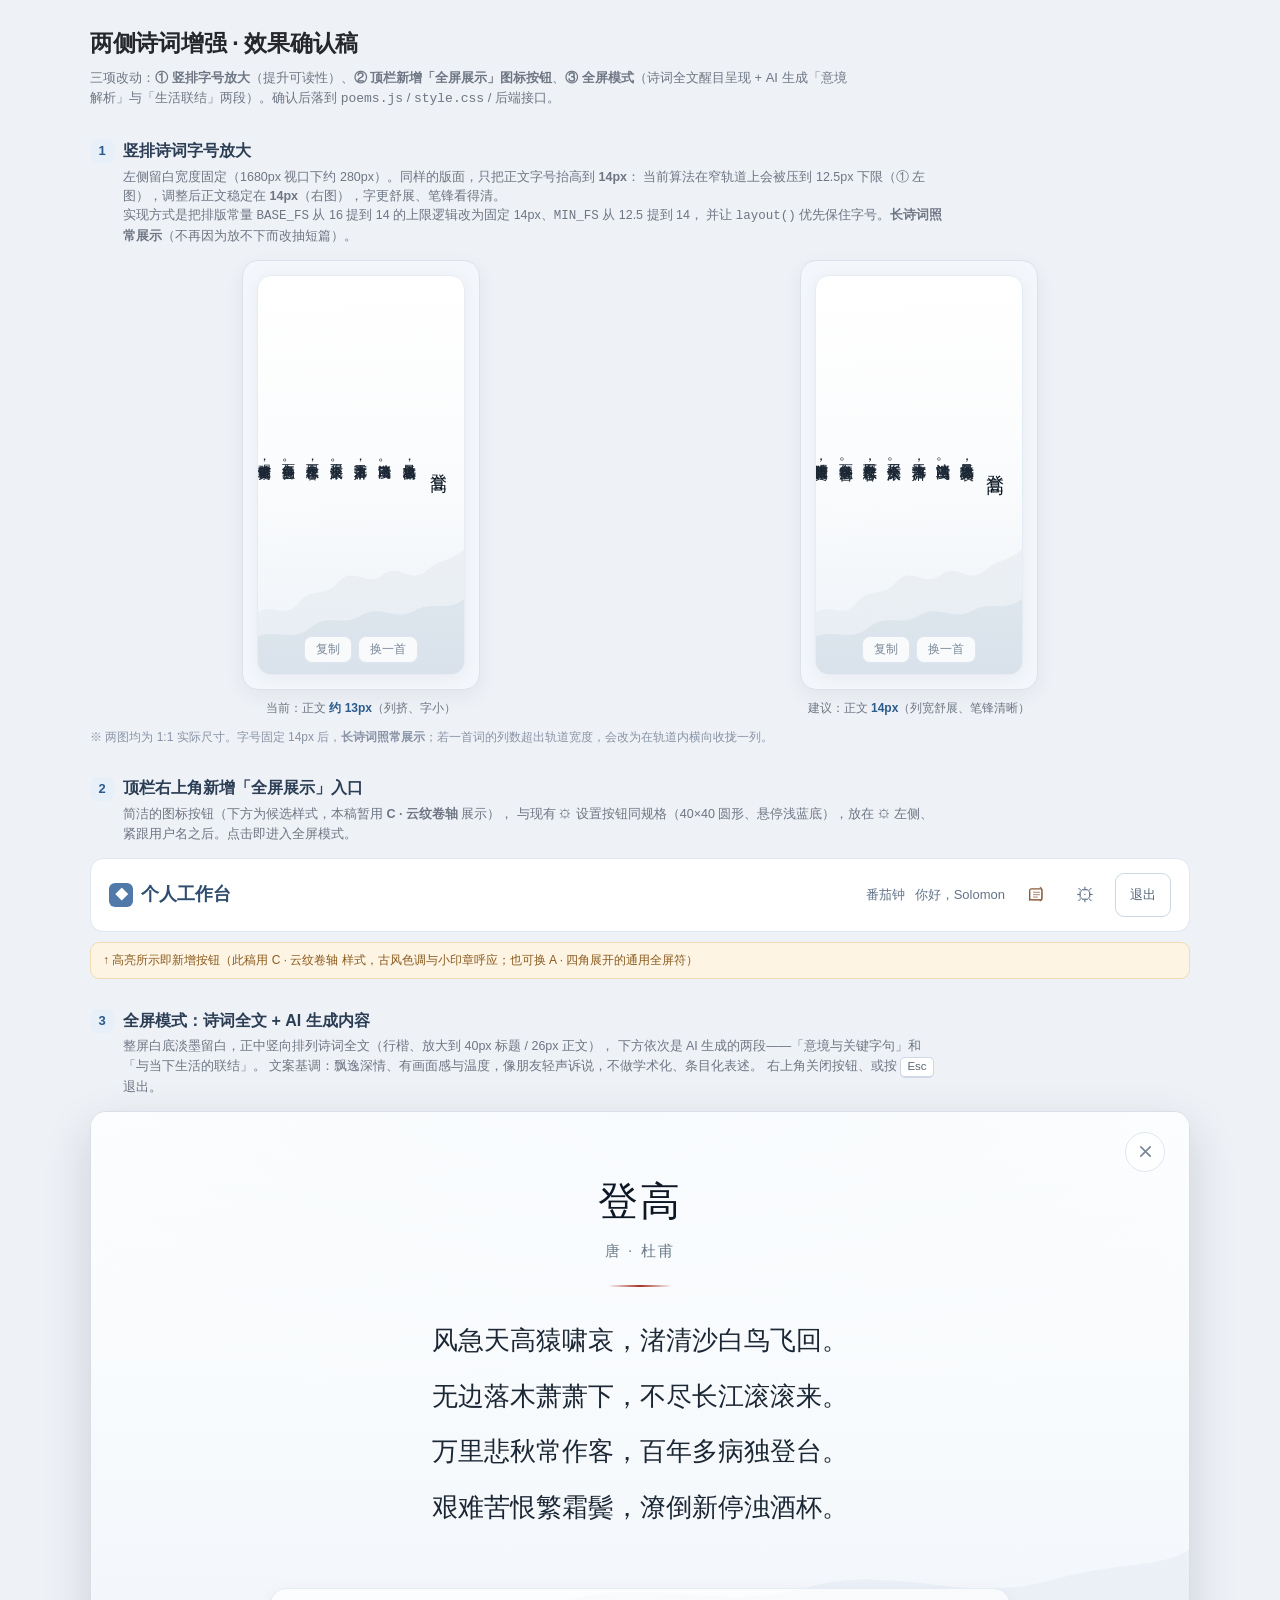
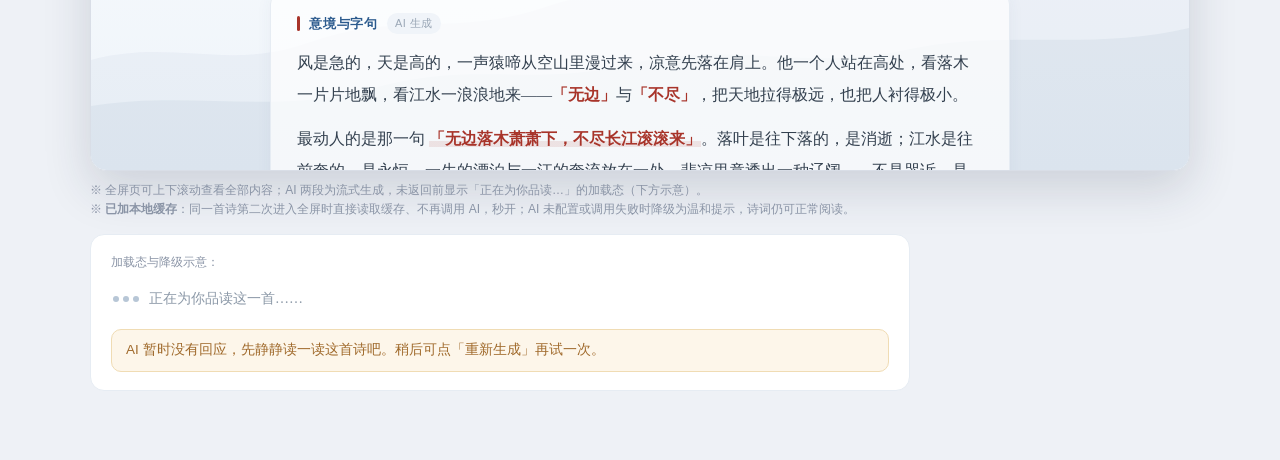
<file: personal-workbench/demo/poem-fullscreen-design.html>
<!DOCTYPE html>
<html lang="zh-CN">
<head>
<meta charset="UTF-8">
<meta name="viewport" content="width=device-width,initial-scale=1.0">
<title>诗词增强方案 · 效果确认</title>
<style>
/* ==========================================================================
   两侧诗词「放大字号 + 全屏展示」效果确认稿（非最终代码）
   ------------------------------------------------------------------
   本页三块，对应三项待确认改动：
     ① 竖排诗词字号放大后的观感（1:1 实际尺寸裁切，1680px 窗口右侧留白）
     ② 顶栏右上角新增的「全屏展示」图标按钮
     ③ 点击后进入的全屏模式：诗词全文 + AI 生成的两段内容
    确认无误后再落到 static/poems.js / style.css / 后端接口。
   ========================================================================== */
*{box-sizing:border-box;margin:0;padding:0}
body{font-family:-apple-system,BlinkMacSystemFont,"Segoe UI","PingFang SC","Microsoft YaHei",sans-serif;
  background:#eef1f6;color:#25272b;line-height:1.55;-webkit-font-smoothing:antialiased}
.page{max-width:1140px;margin:auto;padding:26px 20px 70px}

.intro{margin-bottom:16px}
.intro h1{font-size:23px;font-weight:650;letter-spacing:-.3px}
.intro p{font-size:13px;color:#6e7684;margin-top:6px;max-width:760px}

.sect{margin-top:30px}
.sect > h2{font-size:16px;font-weight:650;color:#2c3e55;margin-bottom:4px;
  display:flex;align-items:center;gap:9px}
.sect > h2 .n{display:grid;place-items:center;width:24px;height:24px;border-radius:8px;
  background:#e7eff8;color:#2c5b8e;font-size:13px;font-weight:700}
.sect > .sub{font-size:12.5px;color:#6e7684;margin:0 0 14px 33px;max-width:820px}

/* ---------- ① 竖排字号对比 ---------- */
.cmp{display:grid;grid-template-columns:1fr 1fr;gap:16px}
.cmp .box{background:#f3f6fa;border:1px solid #dde2ea;border-radius:16px;padding:14px;
  display:flex;gap:20px;justify-content:center;min-height:430px;
  box-shadow:0 6px 20px rgba(30,45,70,.06)}
.cmp .tag{position:absolute;font-size:11.5px;padding:3px 9px;border-radius:999px;background:#e9edf3;color:#5f6773}
.cmp .wrap{position:relative;display:flex;justify-content:center}
.cmp .lab{text-align:center;font-size:12px;color:#6e7684;margin-top:9px}
.cmp .lab b{color:#2c5b8e}

/* 竖排诗词本体（复刻 style.css .pr-card / .pr-poem 的关键规则） */
.pr-card{position:relative;display:flex;flex-direction:column;width:208px;
  border:1px solid #e6ecf3;border-radius:14px;overflow:hidden;
  background:linear-gradient(178deg,#fff 0%,#fbfcfd 46%,#eef3f8 100%);
  box-shadow:0 3px 14px rgba(60,85,120,.06)}
.pr-card::after{content:"";position:absolute;left:0;right:0;bottom:0;height:150px;pointer-events:none;
  background:url("data:image/svg+xml,%3Csvg xmlns='http://www.w3.org/2000/svg' viewBox='0 0 320 200' preserveAspectRatio='none'%3E%3Cpath d='M0 200 L0 118 C24 104 40 128 62 106 C86 82 100 100 124 78 C150 54 168 86 194 68 C220 50 236 82 262 62 C282 47 300 50 320 34 L320 200 Z' fill='%234a6d94' opacity='.055'/%3E%3Cpath d='M0 200 L0 150 C30 140 54 158 82 138 C112 118 130 138 160 122 C190 106 212 130 242 116 C272 102 296 118 320 100 L320 200 Z' fill='%234a6d94' opacity='.075'/%3E%3C/svg%3E") bottom/100% 150px no-repeat}
.pr-poem{position:relative;z-index:1;flex:1 1 auto;min-height:0;padding:16px 12px 4px;
  writing-mode:vertical-rl;text-align:center;
  font-family:"STXingkai","华文行楷","方正行楷简体","汉仪行楷简","STKaiti",serif;
  letter-spacing:.03em;color:#1b2734;user-select:text;
  -webkit-mask-image:linear-gradient(180deg,#000 0%,#000 72%,rgba(0,0,0,.78) 100%);
          mask-image:linear-gradient(180deg,#000 0%,#000 72%,rgba(0,0,0,.78) 100%)}
.pr-title{font-size:1.28em;color:#0d1824;letter-spacing:.08em}
.pr-sign{font-family:"STKaiti","华文楷体","KaiTi","楷体",serif;font-size:.78em;letter-spacing:.05em;color:#5f6f7c}
.pr-seal{--pr-size:26px;display:inline-block;writing-mode:horizontal-tb;box-sizing:border-box;
  width:var(--pr-size);height:var(--pr-size);margin-top:8px;background:#a8342a;color:#fff;border-radius:2.5px;
  font-family:"STKaiti","华文楷体","KaiTi","楷体",serif;
  font-size:calc(var(--pr-size) / 2.15);line-height:1;letter-spacing:0;text-align:center;
  box-shadow:0 1px 3px rgba(110,35,25,.32)}
.pr-bar{position:relative;z-index:2;flex:0 0 auto;display:flex;gap:6px;justify-content:center;padding:0 12px 11px;user-select:none}
.pr-btn{border:1px solid #dde6ef;border-radius:8px;background:rgba(255,255,255,.82);color:#7b8899;
  font-family:inherit;font-size:11.5px;line-height:1.5;padding:4px 11px;cursor:pointer;white-space:nowrap}

/* ---------- ② 顶栏按钮 ---------- */
.topbar-demo{background:#fff;border:1px solid var(--border,#dfe7ef);border-radius:13px;
  display:flex;justify-content:space-between;align-items:center;padding:14px 18px;max-width:1120px}
.topbar-demo h1{font-size:18px;margin:0;color:#2e4d70;display:flex;align-items:center;gap:8px}
.topbar-demo .brand{width:24px;height:24px;border-radius:6px;background:#4f79a9;display:grid;place-items:center;color:#fff;font-size:13px}
.topbar-demo .user{display:flex;align-items:center;gap:10px;color:#63748a;font-size:13px}
/* ★ 新增：全屏展示按钮 */
.fs-btn{min-width:40px;min-height:40px;width:40px;height:40px;border:1px solid transparent;border-radius:50%;
  background:transparent;color:#63748a;cursor:pointer;display:grid;place-items:center;padding:0;
  transition:background .18s,color .18s}
.fs-btn:hover{background:#eef3f9;color:#2c5b8e}
.fs-btn svg{width:19px;height:19px}
.anno{font-size:12px;color:#8a5a1d;background:#fdf4e3;border:1px solid #f0dcb4;border-radius:9px;
  padding:8px 12px;margin-top:10px;max-width:1120px}

/* ---------- ③ 全屏界面 ---------- */
.fs-frame{width:100%;height:660px;border:1px solid #d9dee7;border-radius:16px;overflow:hidden;
  box-shadow:0 18px 48px rgba(30,45,70,.16);background:#fff}
.pfs{position:relative;width:100%;height:100%;overflow:auto;
  background:
    radial-gradient(1200px 620px at 50% -10%,#f7fafd 0%,rgba(247,250,253,0) 62%),
    linear-gradient(180deg,#fdfefe 0%,#f6f9fc 58%,#eef4fa 100%)}
.pfs::after{content:"";position:absolute;left:0;right:0;bottom:0;height:260px;pointer-events:none;
  background:url("data:image/svg+xml,%3Csvg xmlns='http://www.w3.org/2000/svg' viewBox='0 0 1200 260' preserveAspectRatio='none'%3E%3Cpath d='M0 260 L0 150 C90 128 150 162 240 132 C340 100 400 128 500 96 C610 62 680 104 780 78 C880 52 950 96 1050 70 C1120 52 1170 58 1200 40 L1200 260 Z' fill='%234a6d94' opacity='.05'/%3E%3Cpath d='M0 260 L0 196 C110 180 200 206 310 178 C420 150 480 178 590 154 C700 130 780 162 890 140 C1000 118 1090 142 1200 118 L1200 260 Z' fill='%234a6d94' opacity='.07'/%3E%3C/svg%3E") bottom/100% 260px no-repeat}

.pfs-close{position:absolute;top:20px;right:24px;z-index:5;width:40px;height:40px;border-radius:50%;
  border:1px solid #e0e7f0;background:rgba(255,255,255,.86);color:#7b8899;cursor:pointer;
  display:grid;place-items:center;transition:background .18s,color .18s,border-color .18s}
.pfs-close:hover{background:#fff;color:#2c5b8e;border-color:#c3d4e8}
.pfs-close svg{width:17px;height:17px}
.pfs-inner{position:relative;z-index:2;max-width:820px;margin:0 auto;padding:64px 40px 84px}

/* 诗词全文 */
.pfs-poem{text-align:center}
.pfs-title{font-family:"STXingkai","华文行楷","STKaiti",serif;font-size:40px;line-height:1.3;
  color:#0d1824;letter-spacing:.06em}
.pfs-meta{font-family:"STKaiti","华文楷体","KaiTi",serif;font-size:15px;color:#6d7c8b;
  letter-spacing:.16em;margin-top:12px}
.pfs-rule{width:64px;height:1.5px;background:linear-gradient(90deg,rgba(168,52,42,0),#a8342a,rgba(168,52,42,0));
  margin:22px auto 0}
.pfs-body{font-family:"STXingkai","华文行楷","STKaiti",serif;font-size:26px;line-height:2.15;
  color:#1b2734;margin-top:26px}
.pfs-body .ln{display:block}

/* AI 内容 */
.pfs-ai{margin-top:52px;display:grid;gap:22px}
.pfs-block{position:relative;background:rgba(255,255,255,.72);border:1px solid #e6ecf3;border-radius:16px;
  padding:24px 26px 26px;box-shadow:0 3px 16px rgba(60,85,120,.05)}
.pfs-block .cap{display:flex;align-items:center;gap:9px;font-size:13px;font-weight:600;
  color:#2c5b8e;letter-spacing:.06em;margin-bottom:13px}
.pfs-block .cap::before{content:"";width:3px;height:15px;border-radius:2px;background:#a8342a}
.pfs-block .cap .ai{font-weight:400;font-size:11px;color:#9aa7b6;background:#f0f4f9;border-radius:999px;
  padding:2px 8px;letter-spacing:.04em}
.pfs-block p{font-size:15.5px;line-height:2.05;color:#33404f;margin:0 0 12px;
  font-family:"STKaiti","华文楷体",serif}
.pfs-block p:last-child{margin-bottom:0}
.pfs-block .key{color:#a8342a;font-weight:600}
.pfs-block .hl{background:linear-gradient(180deg,rgba(168,52,42,0) 62%,rgba(168,52,42,.11) 62%)}
.pfs-loading{display:flex;align-items:center;gap:10px;font-size:14px;color:#8b98a7;
  font-family:"STKaiti",serif;padding:6px 2px}
.pfs-dots{display:inline-flex;gap:4px}
.pfs-dots i{width:6px;height:6px;border-radius:50%;background:#b7c6d6;animation:pf 1.1s infinite}
.pfs-dots i:nth-child(2){animation-delay:.18s}
.pfs-dots i:nth-child(3){animation-delay:.36s}
@keyframes pf{0%,60%,100%{opacity:.3;transform:translateY(0)}30%{opacity:1;transform:translateY(-3px)}}
.pfs-err{font-size:13.5px;color:#a06a2c;background:#fdf6ea;border:1px solid #f0dcb4;border-radius:10px;padding:10px 14px}
.pfs-foot{display:flex;justify-content:center;gap:8px;margin-top:26px}
.pfs-foot .fs-bar-btn{border:1px solid #dde6ef;border-radius:9px;background:rgba(255,255,255,.85);
  color:#7b8899;font-family:inherit;font-size:12.5px;padding:7px 16px;cursor:pointer}
.pfs-foot .fs-bar-btn:hover{border-color:#a9bed4;color:#2f4a6b;background:#fff}

.hint{font-size:12px;color:#8a94a6;margin-top:10px}
.esc-kbd{display:inline-block;border:1px solid #cfd8e4;border-bottom-width:2px;border-radius:5px;
  padding:0 6px;font-size:11.5px;color:#5f6b7a;background:#fff;font-family:inherit}
</style>
</head>
<body>
<div class="page">

  <div class="intro">
    <h1>两侧诗词增强 · 效果确认稿</h1>
    <p>三项改动：<b>① 竖排字号放大</b>（提升可读性）、<b>② 顶栏新增「全屏展示」图标按钮</b>、<b>③ 全屏模式</b>（诗词全文醒目呈现 + AI 生成「意境解析」与「生活联结」两段）。确认后落到 <code>poems.js</code> / <code>style.css</code> / 后端接口。</p>
  </div>

  <!-- ============ ① 字号对比 ============ -->
  <div class="sect">
    <h2><span class="n">1</span>竖排诗词字号放大</h2>
    <p class="sub">左侧留白宽度固定（1680px 视口下约 280px）。同样的版面，只把正文字号抬高到 <b>14px</b>：
      当前算法在窄轨道上会被压到 12.5px 下限（① 左图），调整后正文稳定在 <b>14px</b>（右图），字更舒展、笔锋看得清。
      <br>实现方式是把排版常量 <code>BASE_FS</code> 从 16 提到 14 的上限逻辑改为固定 14px、<code>MIN_FS</code> 从 12.5 提到 14，
      并让 <code>layout()</code> 优先保住字号。<b>长诗词照常展示</b>（不再因为放不下而改抽短篇）。</p>
    <div class="cmp">
      <div class="wrap">
        <div>
          <div class="box"><div class="pr-card" style="height:400px">
            <div class="pr-poem" style="font-size:13px;line-height:1.86"><span class="pr-title">登高</span><br>
              <span>风急天高猿啸哀，</span><br><span>渚清沙白鸟飞回。</span><br><span>无边落木萧萧下，</span><br><span>不尽长江滚滚来。</span><br><span>万里悲秋常作客，</span><br><span>百年多病独登台。</span><br><span>艰难苦恨繁霜鬓，</span><br><span>潦倒新停浊酒杯。</span><br>
              <span class="pr-sign">唐 · 杜甫</span><span class="pr-seal">静<br>观</span></div>
            <div class="pr-bar"><button class="pr-btn">复制</button><button class="pr-btn">换一首</button></div>
          </div></div>
          <div class="lab">当前：正文 <b>约 13px</b>（列挤、字小）</div>
        </div>
      </div>
      <div class="wrap">
        <div>
          <div class="box"><div class="pr-card" style="height:400px">
            <div class="pr-poem" style="font-size:14px;line-height:1.74"><span class="pr-title">登高</span><br>
              <span>风急天高猿啸哀，</span><br><span>渚清沙白鸟飞回。</span><br><span>无边落木萧萧下，</span><br><span>不尽长江滚滚来。</span><br><span>万里悲秋常作客，</span><br><span>百年多病独登台。</span><br><span>艰难苦恨繁霜鬓，</span><br><span>潦倒新停浊酒杯。</span><br>
              <span class="pr-sign">唐 · 杜甫</span><span class="pr-seal">静<br>观</span></div>
            <div class="pr-bar"><button class="pr-btn">复制</button><button class="pr-btn">换一首</button></div>
          </div></div>
          <div class="lab">建议：正文 <b>14px</b>（列宽舒展、笔锋清晰）</div>
        </div>
      </div>
    </div>
    <p class="hint">※ 两图均为 1:1 实际尺寸。字号固定 14px 后，<b>长诗词照常展示</b>；若一首词的列数超出轨道宽度，会改为在轨道内横向收拢一列。</p>
  </div>

  <!-- ============ ② 顶栏按钮 ============ -->
  <div class="sect">
    <h2><span class="n">2</span>顶栏右上角新增「全屏展示」入口</h2>
    <p class="sub">简洁的图标按钮（下方为候选样式，本稿暂用 <b>C · 云纹卷轴</b> 展示），
      与现有 ⚙ 设置按钮同规格（40×40 圆形、悬停浅蓝底），放在 ⚙ 左侧、紧跟用户名之后。点击即进入全屏模式。</p>
    <div class="topbar-demo">
      <h1><span class="brand">◆</span>个人工作台</h1>
      <div class="user">
        <span>番茄钟</span>
        <span>你好，Solomon</span>
        <button class="fs-btn" title="全屏展示诗词" aria-label="全屏展示诗词" style="color:#8a5a3a">
          <svg viewBox="0 0 22 22" aria-hidden="true" fill="none" stroke="currentColor" stroke-width="1.35" stroke-linecap="round" stroke-linejoin="round">
            <path d="M4.2 17.8V6.6"/>
            <path d="M6.6 4.4h10.4c1 0 1.6.7 1.6 1.6v9.6c0 .9-.6 1.6-1.6 1.6H6.6c-1.3 0-2.4-.7-2.4-1.6V6c0-.9 1.1-1.6 2.4-1.6Z"/>
            <path d="M4.2 15.6c0 .9 1.1 1.6 2.4 1.6h10.4" opacity=".7" stroke-width="1.1"/>
            <path d="M16.4 2.6c1.2.6 1.8 1.3 1.8 2v12.1c0 .7-.6 1.3-1.8 1.9" opacity=".8" stroke-width="1.2"/>
            <path d="M8.6 8.4h7M8.6 11.2h7M8.6 14h4.6" opacity=".75" stroke-width="1.15"/>
          </svg>
        </button>
        <button class="fs-btn" title="设置" aria-label="设置" style="font-size:19px">⚙</button>
        <button style="min-height:44px;border:1px solid #cbd8e6;border-radius:9px;background:#fff;color:#52657b;padding:8px 14px;cursor:pointer">退出</button>
      </div>
    </div>
    <div class="anno">↑ 高亮所示即新增按钮（此稿用 C · 云纹卷轴 样式，古风色调与小印章呼应；也可换 A · 四角展开的通用全屏符）</div>
  </div>

  <!-- ============ ③ 全屏界面 ============ -->
  <div class="sect">
    <h2><span class="n">3</span>全屏模式：诗词全文 + AI 生成内容</h2>
    <p class="sub">整屏白底淡墨留白，正中竖向排列诗词全文（行楷、放大到 40px 标题 / 26px 正文），
      下方依次是 AI 生成的两段——「意境与关键字句」和「与当下生活的联结」。
      文案基调：飘逸深情、有画面感与温度，像朋友轻声诉说，不做学术化、条目化表述。
      右上角关闭按钮、或按 <span class="esc-kbd">Esc</span> 退出。</p>

    <div class="fs-frame">
      <div class="pfs">
        <button class="pfs-close" title="退出全屏（Esc）" aria-label="退出全屏">
          <svg viewBox="0 0 16 16" fill="none" stroke="currentColor" stroke-width="1.6" stroke-linecap="round"><path d="M3.6 3.6l8.8 8.8M12.4 3.6l-8.8 8.8"/></svg>
        </button>
        <div class="pfs-inner">
          <div class="pfs-poem">
            <div class="pfs-title">登高</div>
            <div class="pfs-meta">唐 · 杜甫</div>
            <div class="pfs-rule"></div>
            <div class="pfs-body">
              <span class="ln">风急天高猿啸哀，渚清沙白鸟飞回。</span>
              <span class="ln">无边落木萧萧下，不尽长江滚滚来。</span>
              <span class="ln">万里悲秋常作客，百年多病独登台。</span>
              <span class="ln">艰难苦恨繁霜鬓，潦倒新停浊酒杯。</span>
            </div>
          </div>

          <div class="pfs-ai">
            <div class="pfs-block">
              <div class="cap">意境与字句 <span class="ai">AI 生成</span></div>
              <p>风是急的，天是高的，一声猿啼从空山里漫过来，凉意先落在肩上。他一个人站在高处，看落木一片片地飘，看江水一浪浪地来——<span class="key">「无边」</span>与<span class="key">「不尽」</span>，把天地拉得极远，也把人衬得极小。</p>
              <p>最动人的是那一句 <span class="key hl">「无边落木萧萧下，不尽长江滚滚来」</span>。落叶是往下落的，是消逝；江水是往前奔的，是永恒。一生的漂泊与一江的奔流放在一处，悲凉里竟透出一种辽阔——不是哭诉，是一个人站在天地之间，把心事放得很轻很轻。</p>
            </div>

            <div class="pfs-block">
              <div class="cap">与你此刻的生活 <span class="ai">AI 生成</span></div>
              <p>我们大概都经历过这样的时刻：忙到某个深夜忽然安静下来，抬头发现窗外已经换了季节。那种「萧萧下」的感觉，古人写在一千二百年前，今天依然落在你身上。</p>
              <p>杜甫写这首诗时，离乡万里、孑然一身、身体也不好。可他仍然登高，仍然看，仍然把眼前的辽阔一寸寸收进眼底。他教会我们的是：<span class="key">处境可以老去，看世界的那颗心不必</span>。</p>
              <p>所以如果你最近也有点累、有点迷茫，不妨就停一停——像他那样站到高处，深吸一口气，看看天有多高、江有多远。你会发现自己其实没有变小，只是终于把自己放回了天地之间。</p>
            </div>
          </div>

          <div class="pfs-foot">
            <button class="fs-bar-btn">复制全文</button>
            <button class="fs-bar-btn">重新生成</button>
          </div>
        </div>
      </div>
    </div>
    <p class="hint">※ 全屏页可上下滚动查看全部内容；AI 两段为流式生成，未返回前显示「正在为你品读…」的加载态（下方示意）。
      <br>※ <b>已加本地缓存</b>：同一首诗第二次进入全屏时直接读取缓存、不再调用 AI，秒开；AI 未配置或调用失败时降级为温和提示，诗词仍可正常阅读。</p>

    <!-- 加载态示意 -->
    <div style="margin-top:16px;background:#fff;border:1px solid #e6ecf3;border-radius:14px;padding:18px 20px;max-width:820px">
      <div style="font-size:12px;color:#8a94a6;margin-bottom:10px">加载态与降级示意：</div>
      <div class="pfs-loading"><span class="pfs-dots"><i></i><i></i><i></i></span>正在为你品读这一首……</div>
      <div class="pfs-err" style="margin-top:14px">AI 暂时没有回应，先静静读一读这首诗吧。稍后可点「重新生成」再试一次。</div>
    </div>
  </div>

</div>
</body>
</html>
</file>
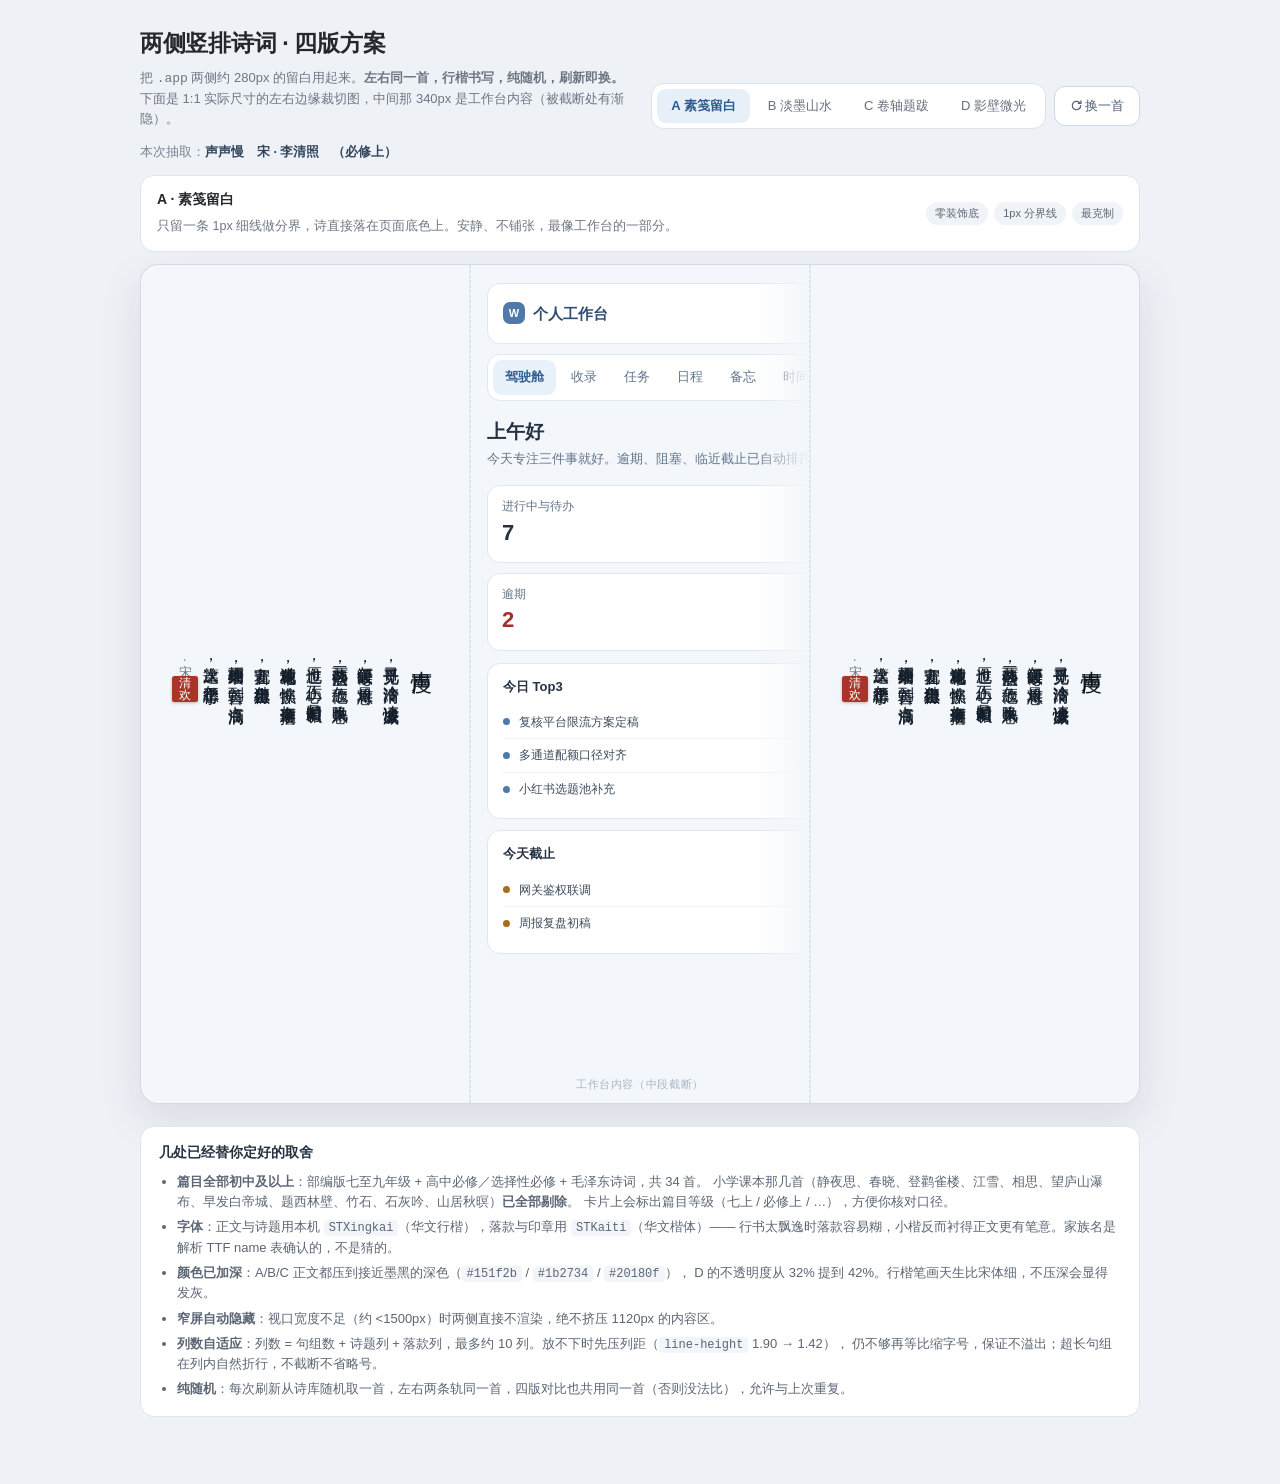
<file: personal-workbench/demo/poetry-rails-designs.html>
<!DOCTYPE html>
<html lang="zh-CN">
<head>
<meta charset="UTF-8">
<meta name="viewport" content="width=device-width,initial-scale=1.0">
<title>个人工作台 · 两侧竖排诗词方案</title>
<style>
/* ==========================================================================
   两侧竖排诗词 · 四版方案对比（设计确认用，非最终代码）

   背景：`.app{max-width:1120px;margin:auto}`，在 1680px 宽屏上两侧各剩约 280px 纯白。
   本页把这 280px 用起来放竖排诗词：**左右同一首**、行楷书写、纯随机、刷新即换。

   页面每个方案给出的是一块 1:1 实际尺寸的「左右边缘裁切图」：
     [左诗 ~300px] + [工作台内容 340px（中间截断）] + [右诗 ~300px]
   之所以裁切而不是整屏缩放：1680px 整屏缩到预览宽度里，字只有 8px 就看不出好坏了。
   裁切图 = 你在 1680px 窗口里眼睛实际看到的东西，字号、行距、密度都是真的。

   字体：本机 `C:\Windows\Fonts\STXINGKA.TTF`，字体族名 **STXingkai**（华文行楷）。
   已解析 TTF name 表确认，不是猜的 —— 家族名写错不会报错，只会静默回落成宋体。
   ========================================================================== */

*{box-sizing:border-box;margin:0;padding:0}
body{font-family:-apple-system,BlinkMacSystemFont,"Segoe UI","PingFang SC","Microsoft YaHei",sans-serif;
  background:#eef1f6;color:#25272b;line-height:1.55;-webkit-font-smoothing:antialiased}
.page{max-width:1040px;margin:auto;padding:26px 20px 70px}

/* ---------- 页头 ---------- */
.intro{display:flex;justify-content:space-between;align-items:flex-end;gap:20px;margin-bottom:14px}
.intro h1{font-size:23px;font-weight:650;letter-spacing:-.3px}
.intro p{font-size:13px;color:#6e7684;margin-top:6px;max-width:660px}
.tools{display:flex;gap:8px;align-items:center;flex-shrink:0}
.switcher{display:flex;gap:4px;padding:5px;background:#fff;border:1px solid #dde2ea;border-radius:13px}
.switcher button{border:0;background:transparent;border-radius:9px;padding:8px 14px;color:#68707e;cursor:pointer;
  font-size:13px;transition:background .15s,color .15s}
.switcher button:hover{background:#f2f5fa}
.switcher button.active{background:#e7eff8;color:#2c5b8e;font-weight:600}
.btn-reroll{border:1px solid #cfd8e4;background:#fff;color:#4e5f74;border-radius:11px;padding:10px 15px;
  cursor:pointer;font-size:13px;transition:border-color .15s,box-shadow .15s}
.btn-reroll:hover{border-color:#9fb6cf;box-shadow:0 2px 8px rgba(60,90,130,.10)}
.now{font-size:12.5px;color:#7a8493;margin-bottom:13px}
.now b{color:#31445c;font-weight:600}

.note{display:flex;align-items:center;justify-content:space-between;gap:18px;background:#fff;
  border:1px solid #e0e5ec;border-radius:14px;padding:13px 16px;margin-bottom:12px}
.note strong{font-size:14px;display:block;margin-bottom:2px}
.note span{font-size:12.5px;color:#6e7684}
.note .traits{display:flex;gap:6px;flex-wrap:wrap;justify-content:flex-end;flex-shrink:0}
.note .traits i{font-style:normal;font-size:11px;padding:3px 9px;border-radius:999px;background:#f0f3f7;color:#5f6773}

.design{display:none}
.design.active{display:block}

/* ---------- 1:1 裁切台 ---------- */
.stage{display:flex;align-items:stretch;height:840px;background:#f3f6fa;
  border:1px solid rgba(40,55,80,.14);border-radius:18px;overflow:hidden;
  box-shadow:0 16px 44px rgba(30,45,70,.10)}
.stage .cut{position:relative;flex:0 0 340px;width:340px;overflow:hidden;
  border-left:1px dashed #d6dee8;border-right:1px dashed #d6dee8;background:#f3f6fa}
/* 右边缘渐隐，提示「内容在这里被截断」而不是页面到此为止 */
.stage .cut::after{content:"";position:absolute;top:0;right:0;bottom:0;width:52px;
  background:linear-gradient(90deg,rgba(243,246,250,0),#f3f6fa);pointer-events:none;z-index:3}
.stage .cut-tag{position:absolute;bottom:10px;left:0;right:0;text-align:center;font-size:11px;
  color:#a9b5c4;letter-spacing:.06em;z-index:4}

/* ---------- 工作台内容（缩小版，只为撑出真实观感） ---------- */
.wb{padding:18px 16px;width:1120px}
.wb-top{display:flex;align-items:center;justify-content:space-between;gap:12px;background:#fff;
  border:1px solid #dfe7ef;border-radius:13px;padding:12px 15px}
.wb-brand{display:flex;align-items:center;gap:8px;font-size:15px;font-weight:600;color:#2e4d70;white-space:nowrap}
.wb-brand i{width:22px;height:22px;border-radius:7px;background:#4f79a9;color:#fff;display:grid;place-items:center;
  font-style:normal;font-size:11px;font-weight:700}
.wb-search{display:flex;align-items:center;gap:7px;border:1px solid #ccd8e5;border-radius:9px;background:#fff;
  padding:7px 11px;color:#8a94a6;font-size:12px;width:210px}
.wb-search kbd{border:1px solid #dfe6ee;border-radius:4px;padding:0 4px;font-size:10px;background:#f7f9fc;font-family:inherit}
.wb-tabs{display:flex;gap:3px;background:#fff;border:1px solid #dfe7ef;border-radius:13px;padding:5px;margin:10px 0 16px}
.wb-tabs b{font-weight:400;font-size:12.5px;color:#63748a;padding:8px 12px;border-radius:9px;white-space:nowrap}
.wb-tabs b.on{background:#e9f1fa;color:#315f94;font-weight:600}
.wb-hero h2{font-size:19px;color:#263142}
.wb-hero p{font-size:12.5px;color:#63748a;margin:4px 0 15px}
.wb-metrics{display:grid;grid-template-columns:1fr 1fr;gap:10px;margin-bottom:12px}
.wb-m{background:#fff;border:1px solid #dfe7ef;border-radius:13px;padding:12px 14px}
.wb-m span{font-size:11.5px;color:#63748a;display:block}
.wb-m strong{font-size:22px;color:#263142;font-weight:600}
.wb-card{background:#fff;border:1px solid #dfe7ef;border-radius:13px;padding:13px 15px;margin-bottom:11px}
.wb-card h3{font-size:13px;color:#263142;margin-bottom:9px}
.wb-row{display:flex;align-items:center;gap:9px;padding:7px 0;border-top:1px solid #f0f4f8;font-size:12px;color:#3d4b5e}
.wb-row:first-of-type{border-top:0}
.wb-dot{width:7px;height:7px;border-radius:50%;background:#4f79a9;flex:0 0 auto}
.wb-row em{margin-left:auto;font-style:normal;font-size:11px;color:#96a3b3}

/* ==========================================================================
   诗词竖排 · 公共
   竖排用 writing-mode:vertical-rl，block 方向变成「从右往左」，
   所以 <br> 就是「另起一列」。每首诗的句组数 = 列数，列距由 line-height 控制。
   列高由容器决定 → 超长句组会在列内自然折行，不会溢出。

   字体分工（都来自本机 Windows 字体，离线可用）：
     正文 + 诗题 = 行楷（STXingkai）—— 行书笔意，飘逸
     落款 + 印章 = 小楷（STKaiti）—— 和正文拉开对比，且 12px 下仍读得清
   行楷笔画比宋体细，所以字号从 15px 提到 16px、颜色也整体压深。
   ========================================================================== */
.rail{position:relative;flex:1 1 0;min-width:0;display:flex;justify-content:center;align-items:center}
.poem{writing-mode:vertical-rl;max-height:100%;
  font-family:"STXingkai","华文行楷","方正行楷简体","汉仪行楷简","STKaiti",serif;
  font-size:16px;line-height:1.9;letter-spacing:.04em;text-align:start}

.p-title{font-size:21px;letter-spacing:.08em}
.p-sign{font-family:"STKaiti","华文楷体","KaiTi","楷体",serif;font-size:12.5px;letter-spacing:.05em}
/* 印章：朱红方印，26×26。
   ⚠️ 印章内部必须显式写回 writing-mode:horizontal-tb —— 直接继承外层的 vertical-rl 时，
   Chromium 会把章面文字渲染成「两个字符横躺并排」（1 倍图完全看不出来，放大 6 倍才现形）。
   现在改成自己横向排版、用 <br> 把两个字上下叠，结果与字体、引擎都无关。
   作为 vertical-rl 里的原子行内元素，父级前进量取它的**高度**，所以 26px 高正好占一列 26px。
   margin-top 在自己（horizontal-tb）的坐标系里是竖直方向，就是「沿文字流向」的留白。 */
.p-seal{display:inline-block;writing-mode:horizontal-tb;box-sizing:border-box;
  width:26px;height:26px;padding:1px 0;margin-top:8px;
  background:#a8342a;color:#fff;border-radius:2.5px;
  font-family:"STKaiti","华文楷体","KaiTi","楷体",serif;font-size:11.5px;line-height:1.06;
  letter-spacing:0;text-align:center;
  box-shadow:0 1px 3px rgba(110,35,25,.32)}

/* ==========================================================================
   方案 A · 素笺留白
   最克制：不铺底、不加框，诗就落在页面本身的底色上，只在靠近内容区那一侧
   拉一条 1px 细线把「装饰区」和「工作区」分开。适合长时间盯着不想被打扰。
   ========================================================================== */
.v-a .rail{padding:40px 30px}
.v-a .rail.left{border-right:1px solid #e4eaf2}
.v-a .rail.right{border-left:1px solid #e4eaf2}
.v-a .poem{color:#151f2b}
.v-a .p-title{color:#0b131d}
.v-a .p-sign{color:#66757f}

/* ==========================================================================
   方案 B · 淡墨山水
   铺一层极淡的纸底，底部压一座虚化的远山；墨色自上而下渐隐，
   越往下越淡，像砚里刚磨开的墨。诗味最足，但比 C 轻便。
   ========================================================================== */
.v-b{background:#f7f9fb}
.v-b .rail{margin:26px 18px;border-radius:14px;
  background:linear-gradient(178deg,#ffffff 0%,#fbfcfd 46%,#eef3f8 100%);
  border:1px solid #e6ecf3;overflow:hidden;
  box-shadow:0 3px 14px rgba(60,85,120,.06)}
.v-b .rail::after{content:"";position:absolute;left:0;right:0;bottom:0;height:200px;
  background:url("data:image/svg+xml,%3Csvg xmlns='http://www.w3.org/2000/svg' viewBox='0 0 320 200' preserveAspectRatio='none'%3E%3Cpath d='M0 200 L0 118 C24 104 40 128 62 106 C86 82 100 100 124 78 C150 54 168 86 194 68 C220 50 236 82 262 62 C282 47 300 50 320 34 L320 200 Z' fill='%234a6d94' opacity='.055'/%3E%3Cpath d='M0 200 L0 150 C30 140 54 158 82 138 C112 118 130 138 160 122 C190 106 212 130 242 116 C272 102 296 118 320 100 L320 200 Z' fill='%234a6d94' opacity='.075'/%3E%3C/svg%3E") bottom/100% 200px no-repeat;
  pointer-events:none}
.v-b .rail{padding:36px 28px}
.v-b .poem{position:relative;z-index:1;color:#1b2734;
  /* 墨色渐隐：竖排里 inline 方向是竖直的，所以 to bottom 就是「越往下越淡」 */
  -webkit-mask-image:linear-gradient(180deg,#000 0%,#000 64%,rgba(0,0,0,.76) 100%);
  mask-image:linear-gradient(180deg,#000 0%,#000 64%,rgba(0,0,0,.76) 100%)}
.v-b .p-title{color:#0d1824}
.v-b .p-sign{color:#5f6f7c}

/* ==========================================================================
   方案 C · 卷轴题跋
   最像「挂了一幅字」：暖宣纸底 + 外粗内细的双框 + 天头题签（横排诗题）
   + 地脚朱红细线。落款、印章齐全。仪式感最强，也最占视觉重量。
   ========================================================================== */
.v-c{background:#f3efe7}
.v-c .rail{margin:24px 16px;padding:0;
  background:linear-gradient(180deg,#fdfbf6 0%,#faf6ee 100%);
  border:1px solid #ddccb2;border-radius:6px;
  box-shadow:0 4px 18px rgba(120,95,60,.12),inset 0 0 0 1px rgba(255,255,255,.7)}
/* 内细框：inset box-shadow 不占位，不会挤压竖排的可用宽度 */
.v-c .rail::before{content:"";position:absolute;inset:5px;border:1px solid #e8dcc6;border-radius:3px;pointer-events:none}
.v-c .scroll-inner{position:absolute;inset:5px;display:flex;flex-direction:column;padding:0}
.v-c .scroll-head{padding:13px 10px 9px;text-align:center;border-bottom:1px solid #eadfc9;z-index:2}
.v-c .scroll-head span{font-family:"STXingkai","华文行楷","STKaiti",serif;
  font-size:20px;color:#1c150e;letter-spacing:.16em}
.v-c .scroll-body{flex:1;min-height:0;padding:20px 24px 14px;display:flex;justify-content:center;align-items:center}
.v-c .poem{color:#20180f;max-height:100%}
.v-c .p-sign{color:#6b5b48}
.v-c .scroll-foot{height:14px;border-top:1px solid #eadfc9;position:relative}
/* 地脚那枚小的朱红点，是卷轴收尾的「轴头」 */
.v-c .scroll-foot::after{content:"";position:absolute;left:50%;top:3px;width:5px;height:5px;
  margin-left:-2.5px;border-radius:50%;background:#a8342a;opacity:.62}

/* ==========================================================================
   方案 D · 影壁微光
   最不打扰：完全不加底不加框，整首诗意只以约 42% 的不透明度浮在底色上，
   只有印章是全色的。鼠标移到这一侧才「显影」成完整墨色。
   定位是「背景纹理」而不是「内容」——你工作时几乎感觉不到它。
   ========================================================================== */
.v-d .rail{padding:46px 30px}
.v-d .poem{color:rgba(21,31,43,.42);transition:color .45s ease}
.v-d .rail:hover .poem{color:#151f2b}
.v-d .rail::before{content:"";position:absolute;top:46px;bottom:46px;width:1px;
  background:linear-gradient(180deg,rgba(21,31,43,0),rgba(21,31,43,.22) 18%,rgba(21,31,43,.22) 82%,rgba(21,31,43,0))}
.v-d .rail.left::before{right:14px}
.v-d .rail.right::before{left:14px}
/* 顶端一枚小菱形，让那条细线有个「起笔」 */
.v-d .rail::after{content:"";position:absolute;top:34px;width:5px;height:5px;background:#93a1b0;
  transform:rotate(45deg)}
.v-d .rail.left::after{right:12px}
.v-d .rail.right::after{left:12px}
.v-d .p-title{color:rgba(21,31,43,.56)}
.v-d .p-sign{color:rgba(21,31,43,.48)}
.v-d .rail:hover .p-title{color:#0b131d}
.v-d .rail:hover .p-sign{color:#66757f}
.v-d .p-seal{opacity:.94;transition:opacity .45s ease}
.v-d .rail:hover .p-seal{opacity:1}

/* ---------- 页脚说明 ---------- */
.foot{margin-top:22px;background:#fff;border:1px solid #e0e5ec;border-radius:14px;padding:16px 18px;font-size:13px;color:#5c6674}
.foot h4{font-size:13.5px;color:#263142;margin-bottom:8px}
.foot ul{padding-left:18px;display:grid;gap:5px}
.foot code{background:#f2f5f9;border-radius:4px;padding:1px 5px;font-size:12px}

@media(max-width:1000px){
  .intro{flex-direction:column;align-items:flex-start}
  .stage{height:700px;flex-wrap:nowrap;overflow-x:auto}
  .note{flex-direction:column;align-items:flex-start}
  .note .traits{justify-content:flex-start}
}
</style>
</head>
<body>
<div class="page">

  <div class="intro">
    <div>
      <h1>两侧竖排诗词 · 四版方案</h1>
      <p>把 <code>.app</code> 两侧约 280px 的留白用起来。<strong>左右同一首，行楷书写，纯随机，刷新即换。</strong>
         下面是 1:1 实际尺寸的左右边缘裁切图，中间那 340px 是工作台内容（被截断处有渐隐）。</p>
    </div>
    <div class="tools">
      <div class="switcher" id="switcher">
        <button class="active" data-d="a">A 素笺留白</button>
        <button data-d="b">B 淡墨山水</button>
        <button data-d="c">C 卷轴题跋</button>
        <button data-d="d">D 影壁微光</button>
      </div>
      <button class="btn-reroll" id="reroll"><svg viewBox="0 0 16 16" width="13" height="13" aria-hidden="true" style="vertical-align:-2px;margin-right:2px"><path d="M13.2 8a5.2 5.2 0 1 1-1.6-3.75" fill="none" stroke="currentColor" stroke-width="1.5" stroke-linecap="round"/><path d="M13.4 2.4v3.1h-3.1" fill="none" stroke="currentColor" stroke-width="1.5" stroke-linecap="round" stroke-linejoin="round"/></svg>换一首</button>
    </div>
  </div>

  <div class="now">本次抽取：<b id="nowPoem">—</b></div>

  <!-- ============ A ============ -->
  <section class="design active" id="design-a">
    <div class="note">
      <div><strong>A · 素笺留白</strong><span>只留一条 1px 细线做分界，诗直接落在页面底色上。安静、不铺张，最像工作台的一部分。</span></div>
      <div class="traits"><i>零装饰底</i><i>1px 分界线</i><i>最克制</i></div>
    </div>
    <div class="stage v-a">
      <aside class="rail left" data-rail></aside>
      <div class="cut"><div class="wb" data-wb></div><span class="cut-tag">工作台内容（中段截断）</span></div>
      <aside class="rail right" data-rail></aside>
    </div>
  </section>

  <!-- ============ B ============ -->
  <section class="design" id="design-b">
    <div class="note">
      <div><strong>B · 淡墨山水</strong><span>极淡纸底 + 底部虚化远山，墨色自上而下渐隐。有画面但不铺满，介于「装饰」和「内容」之间。</span></div>
      <div class="traits"><i>纸底</i><i>远山虚影</i><i>墨色渐隐</i></div>
    </div>
    <div class="stage v-b">
      <aside class="rail left" data-rail></aside>
      <div class="cut"><div class="wb" data-wb></div><span class="cut-tag">工作台内容（中段截断）</span></div>
      <aside class="rail right" data-rail></aside>
    </div>
  </section>

  <!-- ============ C ============ -->
  <section class="design" id="design-c">
    <div class="note">
      <div><strong>C · 卷轴题跋</strong><span>暖宣纸 + 外粗内细双框 + 天头题签 + 地脚朱线，落款印章齐全。最有仪式感，视觉重量也最大。</span></div>
      <div class="traits"><i>宣纸底</i><i>双线框</i><i>题签落款</i><i>最正式</i></div>
    </div>
    <div class="stage v-c">
      <aside class="rail left" data-rail></aside>
      <div class="cut"><div class="wb" data-wb></div><span class="cut-tag">工作台内容（中段截断）</span></div>
      <aside class="rail right" data-rail></aside>
    </div>
  </section>

  <!-- ============ D ============ -->
  <section class="design" id="design-d">
    <div class="note">
      <div><strong>D · 影壁微光</strong><span>只以约 42% 不透明度浮着，仅印章全色；鼠标移到这一侧才「显影」成完整墨色。当背景纹理用。</span></div>
      <div class="traits"><i>无底无框</i><i>悬停显影</i><i>最不打扰</i></div>
    </div>
    <div class="stage v-d">
      <aside class="rail left" data-rail></aside>
      <div class="cut"><div class="wb" data-wb></div><span class="cut-tag">工作台内容（中段截断）</span></div>
      <aside class="rail right" data-rail></aside>
    </div>
  </section>

  <div class="foot">
    <h4>几处已经替你定好的取舍</h4>
    <ul>
      <li><strong>篇目全部初中及以上</strong>：部编版七至九年级 + 高中必修／选择性必修 + 毛泽东诗词，共 34 首。
          小学课本那几首（静夜思、春晓、登鹳雀楼、江雪、相思、望庐山瀑布、早发白帝城、题西林壁、竹石、石灰吟、山居秋暝）<strong>已全部剔除</strong>。
          卡片上会标出篇目等级（七上 / 必修上 / …），方便你核对口径。</li>
      <li><strong>字体</strong>：正文与诗题用本机 <code>STXingkai</code>（华文行楷），落款与印章用 <code>STKaiti</code>（华文楷体）——
          行书太飘逸时落款容易糊，小楷反而衬得正文更有笔意。家族名是解析 TTF name 表确认的，不是猜的。</li>
      <li><strong>颜色已加深</strong>：A/B/C 正文都压到接近墨黑的深色（<code>#151f2b</code> / <code>#1b2734</code> / <code>#20180f</code>），
          D 的不透明度从 32% 提到 42%。行楷笔画天生比宋体细，不压深会显得发灰。</li>
      <li><strong>窄屏自动隐藏</strong>：视口宽度不足（约 &lt;1500px）时两侧直接不渲染，绝不挤压 1120px 的内容区。</li>
      <li><strong>列数自适应</strong>：列数 = 句组数 + 诗题列 + 落款列，最多约 10 列。放不下时先压列距（<code>line-height</code> 1.90 → 1.42），
          仍不够再等比缩字号，保证不溢出；超长句组在列内自然折行，不截断不省略号。</li>
      <li><strong>纯随机</strong>：每次刷新从诗库随机取一首，左右两条轨同一首，四版对比也共用同一首（否则没法比），允许与上次重复。</li>
    </ul>
  </div>
</div>

<script>
/* ============================ 诗库 ============================
   入选标准：**部编版初中（七上~九下）及以上**，加毛泽东诗词。
   用户明确要求剔除小学课本篇目，所以静夜思 / 春晓 / 登鹳雀楼 / 江雪 / 相思 /
   望庐山瀑布 / 早发白帝城 / 题西林壁 / 竹石 / 石灰吟 / 山居秋暝 都没有收录。

   t/d/a/lv = 诗题 / 朝代 / 作者 / 篇目等级（卡片上标出来，便于核对口径）
   v = 句组，一个元素 = 竖排里的一列。词按上下阕归并成 4 组左右，
   避免列数爆掉（列数上限约 10，见 fit()）。 */
const POEMS = [
  /* ---------------- 初中 · 部编版 7~9 年级 ---------------- */
  {t:"观沧海",d:"汉",a:"曹操",lv:"七上",v:[
    "东临碣石，以观沧海。","水何澹澹，山岛竦峙。","树木丛生，百草丰茂。","秋风萧瑟，洪波涌起。",
    "日月之行，若出其中；","星汉灿烂，若出其里。","幸甚至哉，歌以咏志。"]},
  {t:"次北固山下",d:"唐",a:"王湾",lv:"七上",v:[
    "客路青山外，行舟绿水前。","潮平两岸阔，风正一帆悬。","海日生残夜，江春入旧年。","乡书何处达？归雁洛阳边。"]},
  {t:"天净沙·秋思",d:"元",a:"马致远",lv:"七上",v:[
    "枯藤老树昏鸦，小桥流水人家，古道西风瘦马。","夕阳西下，断肠人在天涯。"]},
  {t:"望岳",d:"唐",a:"杜甫",lv:"七下",v:[
    "岱宗夫如何？齐鲁青未了。","造化钟神秀，阴阳割昏晓。","荡胸生曾云，决眦入归鸟。","会当凌绝顶，一览众山小。"]},
  {t:"登飞来峰",d:"宋",a:"王安石",lv:"七下",v:[
    "飞来山上千寻塔，闻说鸡鸣见日升。","不畏浮云遮望眼，自缘身在最高层。"]},
  {t:"游山西村",d:"宋",a:"陆游",lv:"七下",v:[
    "莫笑农家腊酒浑，丰年留客足鸡豚。","山重水复疑无路，柳暗花明又一村。",
    "箫鼓追随春社近，衣冠简朴古风存。","从今若许闲乘月，拄杖无时夜叩门。"]},
  {t:"己亥杂诗",d:"清",a:"龚自珍",lv:"七下",v:[
    "浩荡离愁白日斜，吟鞭东指即天涯。","落红不是无情物，化作春泥更护花。"]},
  {t:"黄鹤楼",d:"唐",a:"崔颢",lv:"八上",v:[
    "昔人已乘黄鹤去，此地空余黄鹤楼。","黄鹤一去不复返，白云千载空悠悠。",
    "晴川历历汉阳树，芳草萋萋鹦鹉洲。","日暮乡关何处是？烟波江上使人愁。"]},
  {t:"使至塞上",d:"唐",a:"王维",lv:"八上",v:[
    "单车欲问边，属国过居延。","征蓬出汉塞，归雁入胡天。","大漠孤烟直，长河落日圆。","萧关逢候骑，都护在燕然。"]},
  {t:"春望",d:"唐",a:"杜甫",lv:"八上",v:[
    "国破山河在，城春草木深。","感时花溅泪，恨别鸟惊心。","烽火连三月，家书抵万金。","白头搔更短，浑欲不胜簪。"]},
  {t:"雁门太守行",d:"唐",a:"李贺",lv:"八上",v:[
    "黑云压城城欲摧，甲光向日金鳞开。","角声满天秋色里，塞上燕脂凝夜紫。",
    "半卷红旗临易水，霜重鼓寒声不起。","报君黄金台上意，提携玉龙为君死。"]},
  {t:"赤壁",d:"唐",a:"杜牧",lv:"八上",v:[
    "折戟沉沙铁未销，自将磨洗认前朝。","东风不与周郎便，铜雀春深锁二乔。"]},
  {t:"饮酒·其五",d:"晋",a:"陶渊明",lv:"八上",v:[
    "结庐在人境，而无车马喧。","问君何能尔？心远地自偏。","采菊东篱下，悠然见南山。",
    "山气日夕佳，飞鸟相与还。","此中有真意，欲辨已忘言。"]},
  {t:"渔家傲",d:"宋",a:"李清照",lv:"八上",v:[
    "天接云涛连晓雾，星河欲转千帆舞。仿佛梦魂归帝所。","闻天语，殷勤问我归何处。",
    "我报路长嗟日暮，学诗谩有惊人句。九万里风鹏正举。","风休住，蓬舟吹取三山去！"]},
  {t:"酬乐天扬州初逢席上见赠",d:"唐",a:"刘禹锡",lv:"九上",v:[
    "巴山楚水凄凉地，二十三年弃置身。","怀旧空吟闻笛赋，到乡翻似烂柯人。",
    "沉舟侧畔千帆过，病树前头万木春。","今日听君歌一曲，暂凭杯酒长精神。"]},
  {t:"水调歌头·明月几时有",d:"宋",a:"苏轼",lv:"九上",v:[
    "明月几时有？把酒问青天。不知天上宫阙，今夕是何年。",
    "我欲乘风归去，又恐琼楼玉宇，高处不胜寒。起舞弄清影，何似在人间。",
    "转朱阁，低绮户，照无眠。不应有恨，何事长向别时圆？",
    "人有悲欢离合，月有阴晴圆缺，此事古难全。但愿人长久，千里共婵娟。"]},
  {t:"破阵子·为陈同甫赋壮词以寄之",d:"宋",a:"辛弃疾",lv:"九上",v:[
    "醉里挑灯看剑，梦回吹角连营。","八百里分麾下炙，五十弦翻塞外声。沙场秋点兵。",
    "马作的卢飞快，弓如霹雳弦惊。","了却君王天下事，赢得生前身后名。可怜白发生！"]},
  {t:"江城子·密州出猎",d:"宋",a:"苏轼",lv:"九下",v:[
    "老夫聊发少年狂，左牵黄，右擎苍。锦帽貂裘，千骑卷平冈。",
    "为报倾城随太守，亲射虎，看孙郎。",
    "酒酣胸胆尚开张。鬓微霜，又何妨！持节云中，何日遣冯唐？",
    "会挽雕弓如满月，西北望，射天狼。"]},
  {t:"满江红·小住京华",d:"清",a:"秋瑾",lv:"九下",v:[
    "小住京华，早又是中秋佳节。为篱下黄花开遍，秋容如拭。",
    "四面歌残终破楚，八年风味徒思浙。苦将侬强派作蛾眉，殊未屑！",
    "身不得，男儿列。心却比，男儿烈。算平生肝胆，因人常热。",
    "俗子胸襟谁识我？英雄末路当磨折。莽红尘何处觅知音？青衫湿！"]},
  {t:"过零丁洋",d:"宋",a:"文天祥",lv:"九下",v:[
    "辛苦遭逢起一经，干戈寥落四周星。","山河破碎风飘絮，身世浮沉雨打萍。",
    "惶恐滩头说惶恐，零丁洋里叹零丁。","人生自古谁无死？留取丹心照汗青。"]},
  {t:"山坡羊·潼关怀古",d:"元",a:"张养浩",lv:"九下",v:[
    "峰峦如聚，波涛如怒，山河表里潼关路。","望西都，意踌躇。",
    "伤心秦汉经行处，宫阙万间都做了土。","兴，百姓苦；亡，百姓苦。"]},
  {t:"南乡子·登京口北固亭有怀",d:"宋",a:"辛弃疾",lv:"九下",v:[
    "何处望神州？满眼风光北固楼。","千古兴亡多少事？悠悠。不尽长江滚滚流。",
    "年少万兜鍪，坐断东南战未休。","天下英雄谁敌手？曹刘。生子当如孙仲谋。"]},

  /* ---------------- 高中 · 必修 / 选择性必修 ---------------- */
  {t:"短歌行",d:"汉",a:"曹操",lv:"必修上",v:[
    "对酒当歌，人生几何！譬如朝露，去日苦多。慨当以慷，忧思难忘。何以解忧？唯有杜康。",
    "青青子衿，悠悠我心。但为君故，沉吟至今。呦呦鹿鸣，食野之苹。我有嘉宾，鼓瑟吹笙。",
    "明明如月，何时可掇？忧从中来，不可断绝。越陌度阡，枉用相存。契阔谈䜩，心念旧恩。",
    "月明星稀，乌鹊南飞。绕树三匝，何枝可依？山不厌高，海不厌深。周公吐哺，天下归心。"]},
  {t:"归园田居·其一",d:"晋",a:"陶渊明",lv:"必修上",v:[
    "少无适俗韵，性本爱丘山。误落尘网中，一去三十年。",
    "羁鸟恋旧林，池鱼思故渊。开荒南野际，守拙归园田。",
    "方宅十余亩，草屋八九间。榆柳荫后檐，桃李罗堂前。",
    "暧暧远人村，依依墟里烟。狗吠深巷中，鸡鸣桑树颠。",
    "户庭无尘杂，虚室有余闲。久在樊笼里，复得返自然。"]},
  {t:"登高",d:"唐",a:"杜甫",lv:"必修上",v:[
    "风急天高猿啸哀，渚清沙白鸟飞回。","无边落木萧萧下，不尽长江滚滚来。",
    "万里悲秋常作客，百年多病独登台。","艰难苦恨繁霜鬓，潦倒新停浊酒杯。"]},
  {t:"念奴娇·赤壁怀古",d:"宋",a:"苏轼",lv:"必修上",v:[
    "大江东去，浪淘尽，千古风流人物。故垒西边，人道是，三国周郎赤壁。",
    "乱石穿空，惊涛拍岸，卷起千堆雪。江山如画，一时多少豪杰。",
    "遥想公瑾当年，小乔初嫁了，雄姿英发。羽扇纶巾，谈笑间，樯橹灰飞烟灭。",
    "故国神游，多情应笑我，早生华发。人生如梦，一尊还酹江月。"]},
  {t:"永遇乐·京口北固亭怀古",d:"宋",a:"辛弃疾",lv:"必修上",v:[
    "千古江山，英雄无觅，孙仲谋处。","舞榭歌台，风流总被，雨打风吹去。",
    "斜阳草树，寻常巷陌，人道寄奴曾住。","想当年，金戈铁马，气吞万里如虎。",
    "元嘉草草，封狼居胥，赢得仓皇北顾。","四十三年，望中犹记，烽火扬州路。",
    "可堪回首，佛狸祠下，一片神鸦社鼓。","凭谁问：廉颇老矣，尚能饭否？"]},
  {t:"声声慢",d:"宋",a:"李清照",lv:"必修上",v:[
    "寻寻觅觅，冷冷清清，凄凄惨惨戚戚。","乍暖还寒时候，最难将息。",
    "三杯两盏淡酒，怎敌他、晚来风急！","雁过也，正伤心，却是旧时相识。",
    "满地黄花堆积，憔悴损，如今有谁堪摘？","守着窗儿，独自怎生得黑！",
    "梧桐更兼细雨，到黄昏、点点滴滴。","这次第，怎一个愁字了得！"]},
  {t:"虞美人",d:"南唐",a:"李煜",lv:"必修上",v:[
    "春花秋月何时了？往事知多少。","小楼昨夜又东风，故国不堪回首月明中。",
    "雕栏玉砌应犹在，只是朱颜改。","问君能有几多愁？恰似一江春水向东流。"]},
  {t:"鹊桥仙",d:"宋",a:"秦观",lv:"必修上",v:[
    "纤云弄巧，飞星传恨，银汉迢迢暗度。","金风玉露一相逢，便胜却人间无数。",
    "柔情似水，佳期如梦，忍顾鹊桥归路。","两情若是久长时，又岂在朝朝暮暮。"]},
  {t:"蜀相",d:"唐",a:"杜甫",lv:"选必下",v:[
    "丞相祠堂何处寻？锦官城外柏森森。","映阶碧草自春色，隔叶黄鹂空好音。",
    "三顾频烦天下计，两朝开济老臣心。","出师未捷身先死，长使英雄泪满襟。"]},
  {t:"锦瑟",d:"唐",a:"李商隐",lv:"高中",v:[
    "锦瑟无端五十弦，一弦一柱思华年。","庄生晓梦迷蝴蝶，望帝春心托杜鹃。",
    "沧海月明珠有泪，蓝田日暖玉生烟。","此情可待成追忆？只是当时已惘然。"]},

  /* ---------------- 毛泽东（《沁园春·长沙》为高中必修上篇目） ---------------- */
  {t:"沁园春·长沙",d:"一九二五年",a:"毛泽东",lv:"必修上",v:[
    "独立寒秋，湘江北去，橘子洲头。","看万山红遍，层林尽染；漫江碧透，百舸争流。",
    "鹰击长空，鱼翔浅底，万类霜天竞自由。","怅寥廓，问苍茫大地，谁主沉浮？",
    "携来百侣曾游。忆往昔峥嵘岁月稠。","恰同学少年，风华正茂；书生意气，挥斥方遒。",
    "指点江山，激扬文字，粪土当年万户侯。","曾记否，到中流击水，浪遏飞舟？"]},
  {t:"沁园春·雪",d:"一九三六年",a:"毛泽东",lv:"高中",v:[
    "北国风光，千里冰封，万里雪飘。","望长城内外，惟余莽莽；大河上下，顿失滔滔。",
    "山舞银蛇，原驰蜡象，欲与天公试比高。","须晴日，看红装素裹，分外妖娆。",
    "江山如此多娇，引无数英雄竞折腰。","惜秦皇汉武，略输文采；唐宗宋祖，稍逊风骚。",
    "一代天骄，成吉思汗，只识弯弓射大雕。","俱往矣，数风流人物，还看今朝。"]},
  {t:"忆秦娥·娄山关",d:"一九三五年",a:"毛泽东",lv:"高中",v:[
    "西风烈，长空雁叫霜晨月。","霜晨月，马蹄声碎，喇叭声咽。",
    "雄关漫道真如铁，而今迈步从头越。","从头越，苍山如海，残阳如血。"]},
  {t:"七律·长征",d:"一九三五年",a:"毛泽东",lv:"初中·高中",v:[
    "红军不怕远征难，万水千山只等闲。","五岭逶迤腾细浪，乌蒙磅礴走泥丸。",
    "金沙水拍云崖暖，大渡桥横铁索寒。","更喜岷山千里雪，三军过后尽开颜。"]},
  {t:"卜算子·咏梅",d:"一九六一年",a:"毛泽东",lv:"高中",v:[
    "风雨送春归，飞雪迎春到。","已是悬崖百丈冰，犹有花枝俏。",
    "俏也不争春，只把春来报。","待到山花烂漫时，她在丛中笑。"]},
  {t:"清平乐·六盘山",d:"一九三五年",a:"毛泽东",lv:"高中",v:[
    "天高云淡，望断南飞雁。","不到长城非好汉，屈指行程二万。",
    "六盘山上高峰，红旗漫卷西风。","今日长缨在手，何时缚住苍龙？"]},
  {t:"采桑子·重阳",d:"一九二九年",a:"毛泽东",lv:"高中",v:[
    "人生易老天难老，岁岁重阳。","今又重阳，战地黄花分外香。",
    "一年一度秋风劲，不似春光。","胜似春光，寥廓江天万里霜。"]},
  {t:"浪淘沙·北戴河",d:"一九五四年",a:"毛泽东",lv:"高中",v:[
    "大雨落幽燕，白浪滔天，秦皇岛外打鱼船。","一片汪洋都不见，知向谁边？",
    "往事越千年，魏武挥鞭，东临碣石有遗篇。","萧瑟秋风今又是，换了人间。"]},
  {t:"水调歌头·游泳",d:"一九五六年",a:"毛泽东",lv:"高中",v:[
    "才饮长沙水，又食武昌鱼。","万里长江横渡，极目楚天舒。",
    "不管风吹浪打，胜似闲庭信步，今日得宽余。","子在川上曰：逝者如斯夫！",
    "风樯动，龟蛇静，起宏图。","一桥飞架南北，天堑变通途。",
    "更立西江石壁，截断巫山云雨，高峡出平湖。","神女应无恙，当惊世界殊。"]},
  {t:"七律·人民解放军占领南京",d:"一九四九年",a:"毛泽东",lv:"高中",v:[
    "钟山风雨起苍黄，百万雄师过大江。","虎踞龙盘今胜昔，天翻地覆慨而慷。",
    "宜将剩勇追穷寇，不可沽名学霸王。","天若有情天亦老，人间正道是沧桑。"]},
  {t:"蝶恋花·答李淑一",d:"一九五七年",a:"毛泽东",lv:"高中",v:[
    "我失骄杨君失柳，杨柳轻飏直上重霄九。","问讯吴刚何所有，吴刚捧出桂花酒。",
    "寂寞嫦娥舒广袖，万里长空且为忠魂舞。","忽报人间曾伏虎，泪飞顿作倾盆雨。"]}
];

/* 闲章：两字，按诗的气质分派 —— 豪放给「江山」，其余轮换 */
const SEALS_SOFT = ["清赏", "静观", "清欢", "清远"];
function sealOf(p){
  if(p.a === "毛泽东") return "江山";
  return SEALS_SOFT[Math.abs(hash(p.t + p.a)) % SEALS_SOFT.length];
}
function hash(s){let h=0;for(let i=0;i<s.length;i++){h=(h*31+s.charCodeAt(i))|0}return h}

/* ============================ 渲染 ============================ */
function esc(s){return String(s).replace(/[&<>]/g,c=>({"&":"&amp;","<":"&lt;",">":"&gt;"}[c]))}

/* 印章文字逐个上下叠（章面在自己的 horizontal-tb 坐标系里排版，见 .p-seal 注释） */
function sealHTML(txt){
  return '<span class="p-seal">' + esc(txt).split("").join("<br>") + '</span>';
}

/* 一条轨的完整内容 */
function poemHTML(p, variant){
  const seal = sealHTML(sealOf(p));
  const sign = '<span class="p-sign">'+esc(p.d+" · "+p.a)+'</span>';
  const body = p.v.map(l=>'<span class="p-lines">'+esc(l)+'</span>').join("<br>");

  if(variant === "c"){
    /* 卷轴：诗题搬到天头的横排题签，正文列只剩句组 + 落款（朝代·作者）与印章。
       落款必须跟着印章同列——只放一枚印会飘在该列顶端，像挂错了地方。 */
    return '<div class="scroll-inner">'
      + '<div class="scroll-head"><span>'+esc(p.t)+'</span></div>'
      + '<div class="scroll-body"><div class="poem" data-cols="'+(p.v.length+1)+'">'+body+'<br>'+sign+seal+'</div></div>'
      + '<div class="scroll-foot"></div></div>';
  }

  const cols = p.v.length + 2;   /* +诗题列 +落款列 */
  return '<div class="poem" data-cols="'+cols+'">'
    + '<span class="p-title">'+esc(p.t)+'</span><br>'
    + body + '<br>'
    + sign + seal
    + '</div>';
}

/* 列距自适应：竖排里 line-height 就是「列间距」，是控制版心松紧的唯一旋钮。
   列数多（长词）→ 先压 line-height 到 1.42 下限；仍放不下就等比缩字号，
   保证 cols × 列距 一定不超过轨道可用宽度 —— 溢出会被容器当成换行，反而多长出一列。 */
function fit(el){
  const cols = +el.dataset.cols || 4;
  /* 用**父元素**的内容宽而不是轨道宽：卷轴方案里诗句外面还套了 .scroll-body 的 24px 内边距，
     拿轨道宽算会多算 48px，长词就会被判成「放得下」而实际压边。 */
  const host = el.parentElement;
  if(!host) return;
  const hcs = getComputedStyle(host);
  const inner = host.clientWidth - parseFloat(hcs.paddingLeft) - parseFloat(hcs.paddingRight) - 10;
  const BASE = 16, MIN_LH = 1.42, MAX_LH = 1.90;
  if(inner <= 0) return;

  let fs = BASE;
  let lh = Math.min(MAX_LH, inner / cols / fs);
  if(lh < MIN_LH){                       /* 压到下限还不够 → 缩字号 */
    lh = MIN_LH;
    fs = Math.max(11.5, inner / cols / lh);
  }
  el.style.fontSize = fs.toFixed(2) + "px";
  el.style.lineHeight = lh.toFixed(3);
}

/* 抽一首，左右两条轨 + 四个方案共用同一首 ——
   用户要「两边同一首」；四版对比时也必须是同一首，否则没法横向比版式。 */
let current = null;
function rollAll(){
  current = POEMS[(Math.random()*POEMS.length)|0];
  document.getElementById("nowPoem").textContent =
    current.t + "　" + current.d + " · " + current.a + "　（" + current.lv + "）";

  document.querySelectorAll(".design").forEach(sec=>{
    const variant = sec.id.slice(-1);            /* design-a -> a */
    sec.querySelectorAll("[data-rail]").forEach(rail=>{
      rail.innerHTML = poemHTML(current, variant);
      const poem = rail.querySelector(".poem");
      if(poem) fit(poem);
    });
  });
}

/* 工作台内容（缩小版，四块共用） */
const WB = ''
+ '<div class="wb-top"><span class="wb-brand"><i>W</i>个人工作台</span>'
+ '<span class="wb-search">搜索全部内容<kbd>Ctrl</kbd><kbd>K</kbd></span></div>'
+ '<nav class="wb-tabs"><b class="on">驾驶舱</b><b>收录</b><b>任务</b><b>日程</b><b>备忘</b><b>时间线</b></nav>'
+ '<section class="wb-hero"><h2>上午好</h2><p>今天专注三件事就好。逾期、阻塞、临近截止已自动排序。</p></section>'
+ '<div class="wb-metrics">'
+ '<div class="wb-m"><span>进行中与待办</span><strong>7</strong></div>'
+ '<div class="wb-m"><span>已完成 / 全部</span><strong>128</strong></div>'
+ '<div class="wb-m"><span>逾期</span><strong style="color:#a32d2d">2</strong></div>'
+ '<div class="wb-m"><span>今日番茄</span><strong style="color:#39745b">4</strong></div>'
+ '</div>'
+ '<div class="wb-card"><h3>今日 Top3</h3>'
+ '<div class="wb-row"><span class="wb-dot"></span>复核平台限流方案定稿<em>今天</em></div>'
+ '<div class="wb-row"><span class="wb-dot"></span>多通道配额口径对齐<em>10:00</em></div>'
+ '<div class="wb-row"><span class="wb-dot"></span>小红书选题池补充<em>待定</em></div>'
+ '</div>'
+ '<div class="wb-card"><h3>今天截止</h3>'
+ '<div class="wb-row"><span class="wb-dot" style="background:#a96c1d"></span>网关鉴权联调<em>18:00</em></div>'
+ '<div class="wb-row"><span class="wb-dot" style="background:#a96c1d"></span>周报复盘初稿<em>21:00</em></div>'
+ '</div>';

document.querySelectorAll("[data-wb]").forEach(el=>{ el.innerHTML = WB; });

/* 页签切换 */
function showDesign(d){
  document.querySelectorAll("#switcher button").forEach(b=>b.classList.toggle("active", b.dataset.d===d));
  document.querySelectorAll(".design").forEach(s=>s.classList.toggle("active", s.id === "design-" + d));
}
document.getElementById("switcher").addEventListener("click", e=>{
  const btn = e.target.closest("button[data-d]");
  if(btn) showDesign(btn.dataset.d);
});
document.getElementById("reroll").addEventListener("click", rollAll);

/* ?d=a|b|c|d 直接落到某一版：截图与分享单版链接用，不影响图上点页签 */
const qd = new URLSearchParams(location.search).get("d");
if(qd && "abcd".includes(qd)) showDesign(qd);

rollAll();
</script>
</body>
</html>
</file>
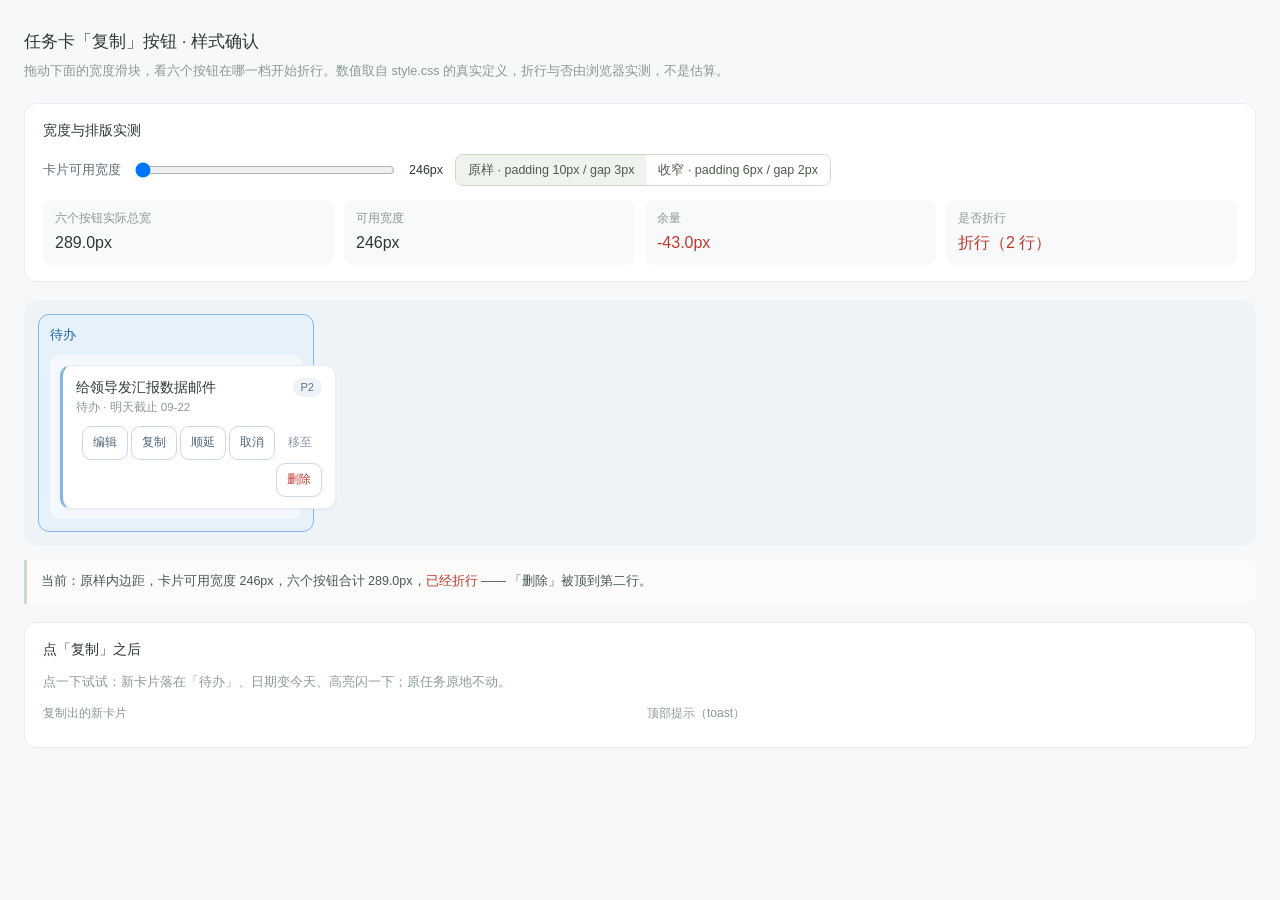
<file: personal-workbench/demo/quick-duplicate-style.html>
<!DOCTYPE html>
<html lang="zh-CN">
<head>
<meta charset="utf-8">
<meta name="viewport" content="width=device-width,initial-scale=1">
<title>任务「复制」按钮 · 样式确认</title>
<style>
:root{--red:#c0392b;--text:#2c3a33;--muted:#8a9a90;--border:#e8edf3}
*{box-sizing:border-box}
body{margin:0;padding:28px 24px 60px;background:#f6f8fa;color:var(--text);
  font:13px/1.6 -apple-system,BlinkMacSystemFont,"Segoe UI","PingFang SC","Hiragino Sans GB","Microsoft YaHei",sans-serif}
h1{font-size:17px;font-weight:500;margin:0 0 6px}
.sub{font-size:12.5px;color:var(--muted);margin:0 0 22px}
.panel{background:#fff;border:1px solid var(--border);border-radius:12px;padding:16px 18px;margin-bottom:18px}
.panel h2{font-size:13.5px;font-weight:500;margin:0 0 12px}
.ctl{display:flex;align-items:center;gap:12px;flex-wrap:wrap;margin-bottom:14px}
.ctl label{font-size:12.5px;color:#5f6f78}
input[type=range]{width:260px}
.seg{display:inline-flex;border:1px solid #cfd9cb;border-radius:8px;overflow:hidden}
.seg button{font:inherit;font-size:12.5px;padding:5px 12px;border:0;background:#fff;color:#4e5a4c;cursor:pointer}
.seg button.on{background:#eef4ec;font-weight:500}
.read{display:grid;grid-template-columns:repeat(auto-fit,minmax(150px,1fr));gap:10px;margin-top:4px}
.read div{background:#f7f9fb;border-radius:9px;padding:9px 12px}
.read b{display:block;font-size:11.5px;font-weight:400;color:var(--muted);margin-bottom:3px}
.read span{font-size:16px;font-weight:500;font-variant-numeric:tabular-nums}
.ok{color:#3b6d11}.bad{color:var(--red)}

.board{background:#eef3f8;border-radius:14px;padding:14px}
.lane{background:#e6f1fb;border:1px solid #85b7eb;border-radius:11px;padding:10px 11px 12px}
.lane h3{font-size:13px;font-weight:500;color:#185fa5;margin:0 0 9px}
.lane-body{display:flex;flex-direction:column;gap:10px;background:#f4f8fd;border-radius:9px;padding:10px;min-height:120px}

.task-card{display:flex;flex-direction:column;gap:9px;padding:12px 13px 11px;background:#fff;
  border:1px solid var(--border);border-left:3px solid #85b7eb;border-radius:11px;
  box-shadow:0 1px 2px rgba(38,49,66,.05)}
.task-card.due{border-color:#e0a9a9;box-shadow:0 0 0 3px rgba(192,57,43,.07),0 4px 12px rgba(31,42,33,.06)}
.tc-top{display:flex;align-items:flex-start;gap:10px}
.tc-top .grow{flex:1;min-width:0}
.task-title{font-size:13.5px;line-height:1.55}
.task-meta{font-size:11.5px;line-height:1.6;color:var(--muted)}
.task-meta .dtd-day{color:var(--red);font-weight:500}
.pill{font-size:11px;padding:1px 8px;border-radius:99px;background:#eef3f8;color:#5f7386;flex:0 0 auto;white-space:nowrap}
.pill.dtd{background:#f8e7e7;color:var(--red);font-weight:600}
.pill.prio{background:#eef3f8}

.btn{min-height:44px;border:1px solid #cbd8e6;border-radius:9px;background:#fff;color:#52657b;
  padding:8px 14px;cursor:pointer;font:inherit}
.btn.sm{min-height:34px;padding:5px 10px;font-size:12px}
.btn.ghost{border-color:transparent;background:transparent;color:#8a94a6;min-height:30px;padding:4px 9px}
.btn.danger{color:var(--red)}
.tc-acts{display:flex;gap:3px;justify-content:flex-end;flex-wrap:wrap;border:0}
.tc-acts .btn{font-family:inherit}
.tight .tc-acts{gap:2px}
.tight .tc-acts .btn{padding-left:6px;padding-right:6px}

mark{background:#fdf3d7;color:inherit;border-radius:3px;padding:0 2px}
.note{font-size:12.5px;line-height:1.75;color:#4a5a52;background:#fbfcfa;border-left:3px solid #cfd9cb;
  border-radius:0 8px 8px 0;padding:11px 14px;margin-top:14px}
.note strong{font-weight:500}
.hl{animation:hlPulse 2.4s ease-out}
@keyframes hlPulse{0%{background:#fdf3d7}100%{background:#fff}}
</style>
</head>
<body>

<h1>任务卡「复制」按钮 · 样式确认</h1>
<p class="sub">拖动下面的宽度滑块，看六个按钮在哪一档开始折行。数值取自 style.css 的真实定义，折行与否由浏览器实测，不是估算。</p>

<div class="panel">
  <h2>宽度与排版实测</h2>
  <div class="ctl">
    <label>卡片可用宽度</label>
    <input type="range" id="w" min="246" max="271" value="246">
    <span id="wv" style="font-variant-numeric:tabular-nums;font-size:12.5px">246px</span>
    <span class="seg" id="seg">
      <button data-pad="10" class="on">原样 · padding 10px / gap 3px</button>
      <button data-pad="6">收窄 · padding 6px / gap 2px</button>
    </span>
  </div>
  <div class="read">
    <div><b>六个按钮实际总宽</b><span id="rTotal">—</span></div>
    <div><b>可用宽度</b><span id="rAvail">—</span></div>
    <div><b>余量</b><span id="rSlack">—</span></div>
    <div><b>是否折行</b><span id="rWrap">—</span></div>
  </div>
</div>

<div class="board">
  <div class="lane" id="lane">
    <h3>待办</h3>
    <div class="lane-body">
      <div class="task-card" id="card">
        <div class="tc-top">
          <div class="grow">
            <div class="task-title">给领导发汇报数据邮件</div>
            <div class="task-meta">待办 · 明天截止 09-22</div>
          </div>
          <span class="pill prio">P2</span>
        </div>
        <div class="tc-acts" id="acts">
          <button class="btn sm">编辑</button>
          <button class="btn sm" id="dupBtn">复制</button>
          <button class="btn sm">顺延</button>
          <button class="btn sm">取消</button>
          <button class="btn sm ghost">移至</button>
          <button class="btn sm danger">删除</button>
        </div>
      </div>
    </div>
  </div>
</div>

<div class="note" id="verdict"></div>

<div class="panel" style="margin-top:18px">
  <h2>点「复制」之后</h2>
  <p class="sub" style="margin:0 0 12px">点一下试试：新卡片落在「待办」、日期变今天、高亮闪一下；原任务原地不动。</p>
  <div style="display:grid;grid-template-columns:repeat(auto-fit,minmax(260px,1fr));gap:14px">
    <div>
      <p style="font-size:12px;color:var(--muted);margin:0 0 7px">复制出的新卡片</p>
      <div class="task-card due" id="newCard" style="display:none">
        <div class="tc-top">
          <div class="grow">
            <div class="task-title">给领导发汇报数据邮件</div>
            <div class="task-meta">待办 · <span class="dtd-day">今天截止 09-21</span></div>
          </div>
          <span class="pill prio">P2</span>
        </div>
        <div class="tc-acts" id="newActs">
          <button class="btn sm">编辑</button>
          <button class="btn sm">复制</button>
          <button class="btn sm">顺延</button>
          <button class="btn sm">取消</button>
          <button class="btn sm ghost">移至</button>
          <button class="btn sm danger">删除</button>
        </div>
      </div>
    </div>
    <div>
      <p style="font-size:12px;color:var(--muted);margin:0 0 7px">顶部提示（toast）</p>
      <div id="toastBox" style="display:none;background:#2c3a33;color:#fff;border-radius:9px;
        padding:10px 13px;font-size:12.5px;line-height:1.6"></div>
    </div>
  </div>
</div>

<script>
(function(){
  var card=document.getElementById("card");
  var acts=document.getElementById("acts");
  var lane=document.getElementById("lane");
  var w=document.getElementById("w"), wv=document.getElementById("wv");
  var rTotal=document.getElementById("rTotal"), rAvail=document.getElementById("rAvail");
  var rSlack=document.getElementById("rSlack"), rWrap=document.getElementById("rWrap");
  var verdict=document.getElementById("verdict");
  var padMode=10;

  // 卡片总宽 = 可用宽度 + 左右内边距(13+13) + 左边框 3 + 右 1
  function cardWidth(){ return Number(w.value) + 13 + 13 + 3 + 1; }

  function rowsCount(){
    var kids=[].slice.call(acts.children);
    var tops={};
    kids.forEach(function(el){ tops[Math.round(el.getBoundingClientRect().top)]=1; });
    return Object.keys(tops).length;
  }

  function measure(){
    // 清掉换行影响：先量每颗按钮自身的渲染宽，再按当前 gap 求和
    var gap=parseFloat(getComputedStyle(acts).columnGap)||0;
    var kids=[].slice.call(acts.children);
    var sum=0;
    kids.forEach(function(el){ sum+=el.getBoundingClientRect().width; });
    var total=sum+gap*(kids.length-1);
    var avail=acts.clientWidth;
    var slack=avail-total;
    var wrapped=rowsCount()>1;

    rTotal.textContent=total.toFixed(1)+"px";
    rAvail.textContent=avail+"px";
    rSlack.textContent=slack.toFixed(1)+"px";
    rSlack.className=slack>=0?"ok":"bad";
    rWrap.textContent=wrapped?"折行（2 行）":"不折行（1 行）";
    rWrap.className=wrapped?"bad":"ok";

    var padLabel=padMode===10?"原样内边距":"收窄内边距";
    verdict.innerHTML="当前：<strong>"+padLabel+"</strong>，卡片可用宽度 <strong>"+avail+"px</strong>，"
      +"六个按钮合计 <strong>"+total.toFixed(1)+"px</strong>，"
      +(wrapped
        ? "<strong style='color:#c0392b'>已经折行</strong> —— 「删除」被顶到第二行。"
        : "<strong style='color:#3b6d11'>仍在一行内</strong>，余量 "+slack.toFixed(1)+"px。");
  }

  function applyPad(){
    card.classList.toggle("tight", padMode===6);
    document.getElementById("newActs").classList.toggle("tight", padMode===6);
  }

  w.addEventListener("input", function(){
    wv.textContent=w.value+"px";
    document.getElementById("lane").style.setProperty("width", (Number(w.value)+26+4)+"px");
    document.getElementById("card").style.setProperty("width", (Number(w.value)+26+4)+"px");
    measure();
  });

  document.getElementById("seg").addEventListener("click", function(e){
    var b=e.target.closest("button"); if(!b)return;
    [].forEach.call(this.querySelectorAll("button"), function(x){ x.classList.toggle("on", x===b); });
    padMode=Number(b.dataset.pad);
    applyPad(); measure();
  });

  document.getElementById("dupBtn").addEventListener("click", function(){
    var c=document.getElementById("newCard");
    c.style.display="block";
    c.classList.remove("hl"); void c.offsetWidth; c.classList.add("hl");
    var t=document.getElementById("toastBox");
    t.style.display="block";
    t.textContent="已复制「给领导发汇报数据邮件」，截止日期改为 2026-09-21（今天）"+(padMode===6?"":"");
    measure();
  });

  // 初始化：把宽度真的落到看板上
  w.dispatchEvent(new Event("input"));
  // 字体加载完再量一次，避免首测偏窄
  if(document.fonts&&document.fonts.ready)document.fonts.ready.then(measure);
})();
</script>
</body>
</html>
</file>
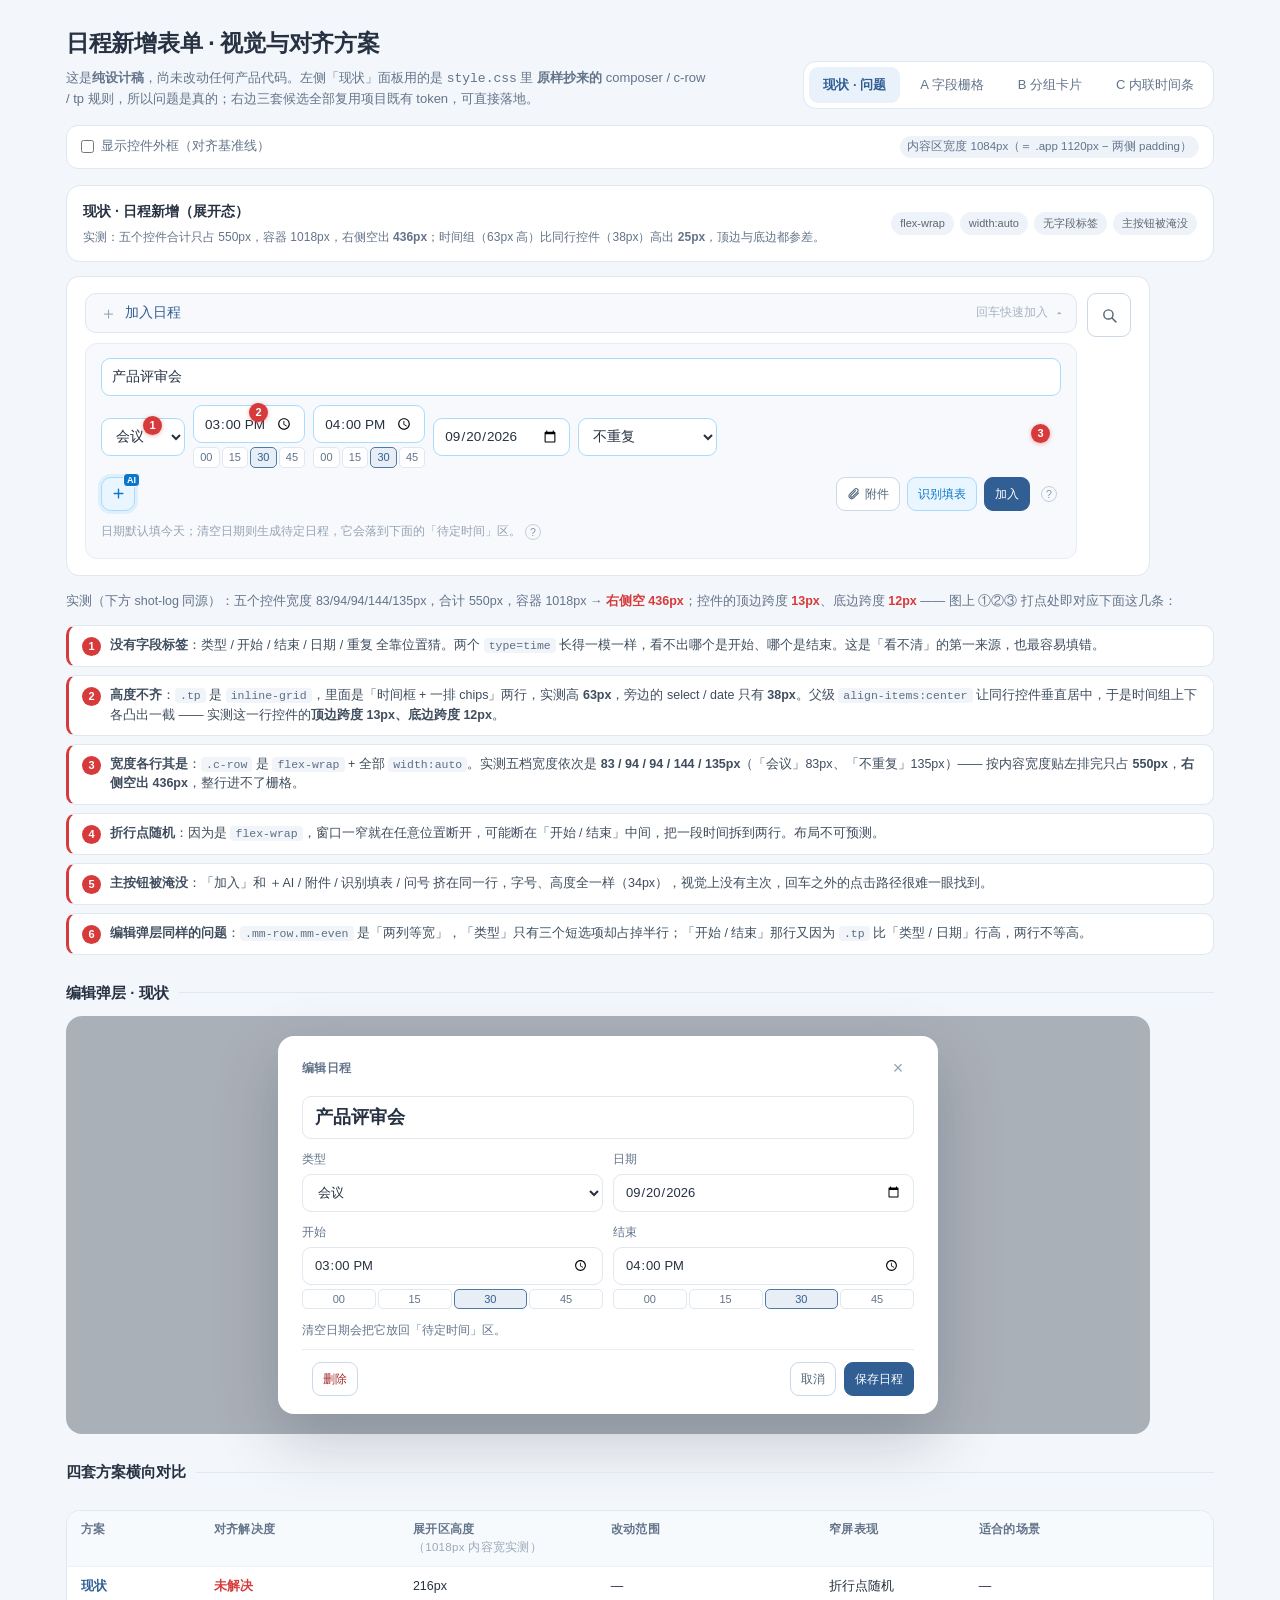
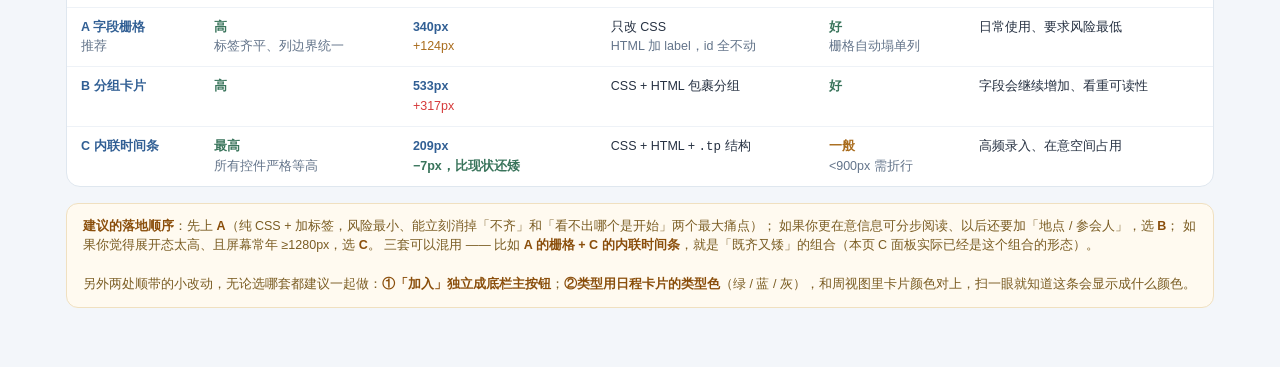
<file: personal-workbench/demo/schedule-form-designs.html>
<!DOCTYPE html>
<html lang="zh-CN">
<head>
<meta charset="UTF-8">
<meta name="viewport" content="width=device-width,initial-scale=1.0">
<title>日程新增表单 · 视觉与对齐方案（设计稿）</title>
<!--
  ⚠️ 这是**设计稿**，不是产品代码。未改动 server/src/main/resources/static/ 下任何文件。
  「现状」面板里的 CSS 是从 style.css 原样抄来的（composer / c-row / tp / media-row），
  目的是让问题可见；三套候选方案全部复用项目既有 design token，可直接落地。
-->
<style>
*{box-sizing:border-box;margin:0;padding:0}
:root{
  --bg:#f3f6fa;--surface:#fff;--surface2:#edf3f9;--border:#dfe7ef;--text:#263142;--muted:#63748a;
  --blue:#4f79a9;--blue-dark:#315f94;--red:#a32d2d;--amber:#a96c1d;--green:#39745b;--r:13px;--placeholder:#8fa0b3;
  --ai-blue:#0F9BFF;--ai-blue-deep:#0A76CC;--ai-blue-soft:#EAF6FF;--ai-blue-tint:#D6EDFF;--ai-blue-line:#A9DBFF;
  --ev-meeting-bg:#eaf7f2;--ev-meeting-line:#9fe1cb;--ev-meeting-bar:#1d9e75;--ev-meeting-tx:#04342c;
  --ev-deep-bg:#eaf3fc;--ev-deep-line:#b5d4f4;--ev-deep-bar:#378add;--ev-deep-tx:#042c53;
  --ev-other-bg:#f7f6f2;--ev-other-line:#d3d1c7;--ev-other-bar:#888780;--ev-other-tx:#2c2c2a;
  --warn:#d63a3a;
}
body{background:var(--bg);color:var(--text);line-height:1.55;
  font-family:-apple-system,BlinkMacSystemFont,"Segoe UI",Roboto,"Microsoft YaHei",sans-serif}
.page{max-width:1200px;margin:auto;padding:26px 26px 60px}
h1{font-size:23px;font-weight:650;letter-spacing:-.3px}
h2{font-size:16px;font-weight:650}
p{font-size:13px;color:var(--muted)}

/* ---------- 页头 ---------- */
.intro{display:flex;justify-content:space-between;align-items:flex-end;gap:20px;margin-bottom:16px}
.intro .lead{margin-top:6px;max-width:640px}
.switcher{display:flex;gap:6px;padding:5px;background:#fff;border:1px solid var(--border);border-radius:13px;flex:none}
.switcher button{border:0;background:transparent;border-radius:9px;padding:8px 14px;color:var(--muted);
  font:inherit;font-size:13px;cursor:pointer;white-space:nowrap}
.switcher button.active{background:#e9f1fa;color:var(--blue-dark);font-weight:600}

/* ---------- 工具条 ---------- */
.toolbar{display:flex;align-items:center;gap:16px;background:#fff;border:1px solid var(--border);
  border-radius:12px;padding:10px 14px;margin-bottom:16px;font-size:12.5px;color:var(--muted)}
.toolbar label{display:inline-flex;align-items:center;gap:7px;cursor:pointer;user-select:none}
.toolbar input{width:auto;min-height:auto;margin:0}
.toolbar .kbd{font-size:11.5px;padding:2px 7px;border-radius:99px;background:var(--surface2);color:var(--muted)}
.toolbar .sp{flex:1}

/* ---------- 方案说明条 ---------- */
.note{display:flex;align-items:center;justify-content:space-between;gap:20px;background:#fff;
  border:1px solid var(--border);border-radius:14px;padding:13px 16px;margin-bottom:14px}
.note strong{font-size:14px}
.note span.d{font-size:12px;color:var(--muted)}
.traits{display:flex;gap:6px;flex-wrap:wrap;justify-content:flex-end}
.traits i{font-style:normal;font-size:11px;padding:3px 9px;border-radius:999px;background:var(--surface2);color:#616670}
.traits i.rec{background:#e6f2ec;color:var(--green);font-weight:600}

/* ---------- 视图切换 ---------- */
.view{display:none}.view.active{display:block}

/* ---------- 舞台（模拟 .app 内容区 1120px） ---------- */
.stage{width:100%;max-width:1084px}
.stage.guides :is(input,select,.tp,.tp-chips,.seg,.tset,.media-add,.media-attach){outline:1px dashed rgba(214,58,58,.5)}
.stage.guides .c-label{outline:1px dashed rgba(214,58,58,.28)}

/* ---------- 项目真实基础样式（照抄） ---------- */
.card{background:var(--surface);border:1px solid var(--border);border-radius:var(--r);padding:16px 18px}
.row{display:flex;align-items:center;gap:10px}
.btn{min-height:44px;border:1px solid #cbd8e6;border-radius:9px;background:#fff;color:#52657b;padding:8px 14px;
  cursor:pointer;font:inherit;transition:background .16s,border-color .16s}
.btn:hover{background:var(--surface2)}
.btn.primary{background:var(--blue-dark);border-color:var(--blue-dark);color:#fff}
.btn.primary:hover{background:#2a527f}
.btn.sm{min-height:34px;padding:5px 10px;font-size:12px}
.btn.danger{color:var(--red)}
input,select,textarea{width:100%;min-height:44px;border:1px solid #ccd8e5;border-radius:9px;padding:10px 12px;
  font-size:16px;color:var(--text);background:#fff;font-family:inherit}

/* ===== 现状：composer / c-row / tp / media-row —— 原样照抄 style.css ===== */
.now .composer{margin-bottom:14px}
.now .composer-toggle{display:flex;align-items:center;gap:8px;width:100%;min-height:40px;padding:8px 14px;
  border:1px dashed #c7d3e2;border-radius:11px;background:var(--surface);color:#5d6f86;font:inherit;font-size:13.5px;
  cursor:pointer;text-align:left}
.now .composer-toggle.open{border-style:solid;border-color:#dbe6f2;background:#f7f9fc;color:var(--blue-dark)}
.now .composer-toggle .c-plus{font-size:17px;font-weight:500;line-height:1;color:#9aa8b8}
.now .composer-toggle .c-sub{margin-left:auto;font-size:11.5px;color:#a9b4c2}
.now .composer-toggle .c-caret{font-size:11px;color:#a9b4c2;transform:rotate(180deg)}
.now .composer-body{display:grid;gap:9px;margin-top:10px;padding:14px 15px;background:#f7f9fc;
  border:1px solid #e6edf5;border-radius:12px}
.now .composer-body input,.now .composer-body select{min-height:38px;padding:7px 10px;font-size:13.5px}
.now .composer-body .c-title{font-size:14px}
.now .composer-body input:not([type=checkbox]):not([type=radio]),.now .composer-body select,
.now .c-row input:not([type=checkbox]){border-color:var(--ai-blue-line)}
.now .composer-body input:focus,.now .composer-body select:focus{outline:none;border-color:var(--ai-blue);
  box-shadow:0 0 0 3px rgba(15,155,255,.14)}
/* ↓↓↓ 这就是「元素未对齐」的现场：flex-wrap + 全部 width:auto ↓↓↓ */
.now .composer-body .c-row{display:flex;flex-wrap:wrap;align-items:center;gap:8px}
.now .composer-body .c-row input:not([type=checkbox]),.now .composer-body .c-row select{width:auto}
.now .composer-body .c-hint{margin:0;font-size:11.5px;color:#96a3b4;line-height:1.5}
.now .media-row{display:flex;align-items:center;gap:7px;width:100%}
.now .media-gap{flex:1;min-width:0}
.now .media-row .btn{flex-shrink:0}
.now .media-row .btn[data-media-extract]{border-color:var(--ai-blue-line);background:var(--ai-blue-soft);color:var(--ai-blue-deep)}
.now .media-add{position:relative;width:34px;height:34px;flex:0 0 auto;display:grid;place-items:center;padding:0;
  border:1px solid var(--ai-blue-line);border-radius:10px;background:var(--ai-blue-soft);color:var(--ai-blue-deep);
  cursor:pointer;box-shadow:0 0 0 3px rgba(15,155,255,.10)}
.now .media-add .media-ai{position:absolute;top:-5px;right:-6px;padding:1px 3px;border-radius:4px;
  background:var(--ai-blue-deep);color:#fff;font-size:9px;font-weight:700;line-height:1.15;border:1.5px solid #fff}
.now .media-attach{display:inline-flex;align-items:center;gap:5px;min-height:34px;padding:5px 10px;border:1px solid #cbd8e6;
  border-radius:9px;background:#fff;color:#52657b;font:inherit;font-size:12px;cursor:pointer}
.now .tp{display:inline-grid;gap:4px;flex-shrink:0;vertical-align:top;justify-items:stretch}
.now .tp-chips{display:flex;gap:2px}
.now .tp-chip{flex:1 1 0;min-width:22px;min-height:0;padding:1px 0;font-size:11px;line-height:1.5;cursor:pointer;
  color:var(--muted);background:var(--surface);border:1px solid var(--border);border-radius:5px}
.now .tp-chip.active{background:#e7eef6;border-color:var(--blue);color:var(--blue-dark);font-weight:500}
.now .q{width:24px;height:24px;flex:none;display:inline-flex;align-items:center;justify-content:center;border:0;
  background:transparent;cursor:pointer;padding:0}
.now .qi{display:inline-flex;align-items:center;justify-content:center;width:16px;height:16px;border-radius:50%;
  border:1px solid #c3cfdd;color:#8496ab;font-size:10.5px;line-height:1}

/* ---------- 问题标注 ---------- */
.pin{position:absolute;z-index:5;display:flex;align-items:center;gap:6px}
.pin b{display:grid;place-items:center;width:19px;height:19px;border-radius:50%;background:var(--warn);color:#fff;
  font-size:11px;font-weight:700;flex:none;box-shadow:0 1px 4px rgba(214,58,58,.4)}
.pin em{font-style:normal;font-size:11.5px;color:var(--warn);background:#fff;border:1px solid #f0c9c9;
  border-radius:6px;padding:2px 7px;white-space:nowrap}
.mark{position:relative}
.mark .ring{position:absolute;border:1.5px solid var(--warn);border-radius:11px;pointer-events:none}
.legend{display:grid;gap:8px;margin-top:14px}
.legend .li{display:flex;gap:9px;align-items:flex-start;background:#fff;border:1px solid var(--border);
  border-left:3px solid var(--warn);border-radius:10px;padding:10px 13px}
/* ⚠️ 必须是 > b（直接子元素）—— 写成后代选择器会把 .li 里所有 <b>（含小标题）一起
   压成 19px 白字圆点，小标题直接消失。 */
.legend .li > b{flex:none;display:grid;place-items:center;width:19px;height:19px;border-radius:50%;
  background:var(--warn);color:#fff;font-size:11px;margin-top:1px}
.legend .li div{font-size:12.5px;color:#3f4d5e}
.legend .li div code{font-size:11.5px;background:#f1f5f9;padding:1px 5px;border-radius:4px;color:#5d6f86;
  font-family:ui-monospace,Consolas,"Courier New",monospace}

/* ============================================================
   三套候选方案的公共控件（全部复用项目 token）
   ============================================================ */
/* 字段单元格：label 上置 + 控件，栅格对齐 */
.c-grid{display:grid;gap:12px}
.c-cell{display:grid;gap:6px;align-content:start;min-width:0}
.c-label{font-size:11.5px;color:var(--muted);line-height:1.2;letter-spacing:.2px}
.c-body input,.c-body select{min-height:38px;padding:7px 11px;font-size:13.5px;border-color:var(--ai-blue-line)}
.c-body input:focus,.c-body select:focus{outline:none;border-color:var(--ai-blue);box-shadow:0 0 0 3px rgba(15,155,255,.14)}
.c-body .c-hint{margin:0;font-size:11.5px;color:#96a3b4;line-height:1.5}

/* 类型：分段控件（替代三选一下拉） */
.seg{display:grid;grid-template-columns:repeat(3,minmax(0,1fr));gap:4px;padding:3px;background:#eef3f9;
  border:1px solid #e0e8f2;border-radius:10px;min-height:38px}
.seg button{border:1px solid transparent;border-radius:7px;background:transparent;color:#5d6f86;font:inherit;
  font-size:12.5px;cursor:pointer;padding:0 6px;display:flex;align-items:center;justify-content:center;gap:6px;transition:.15s}
.seg button:hover{color:var(--blue-dark)}
.seg button.on{background:#fff;color:var(--blue-dark);font-weight:600;border-color:#d7e3f0;box-shadow:0 1px 3px rgba(49,95,148,.10)}
.seg button .dot{width:7px;height:7px;border-radius:2px;flex:none}
.dot.m{background:var(--ev-meeting-bar)}.dot.d{background:var(--ev-deep-bar)}.dot.o{background:var(--ev-other-bar)}

/* 时间组 */
.tp{display:inline-grid;gap:4px;justify-items:stretch;min-width:0}
.tp-chips{display:flex;gap:2px}
.tp-chip{flex:1 1 0;min-width:22px;padding:1px 0;font-size:11px;line-height:1.5;cursor:pointer;color:var(--muted);
  background:#fff;border:1px solid var(--border);border-radius:5px;font-family:inherit}
.tp-chip:hover{border-color:var(--blue);color:var(--blue-dark)}
.tp-chip.active{background:#e7eef6;border-color:var(--blue);color:var(--blue-dark);font-weight:500}

/* 内联时间条（方案 C 的核心）：必须定义在**全局**，不能挂在 .pC 下 ——
   编辑弹层不在 .pC 作用域里，挂上去弹层里 .tset 退化成 inline span，
   时间框与 chips 会各占一行（第一版就踩到了）。 */
.tset{display:flex;align-items:center;gap:5px;height:38px;flex:none}
.tset input[type=time]{width:104px;height:38px;flex:none;padding:0 9px;font-size:13.5px;color:var(--text);
  background:#fff;border:1px solid var(--ai-blue-line);border-radius:9px;margin:0}
.tset input[type=time]:focus{outline:none;border-color:var(--ai-blue);box-shadow:0 0 0 3px rgba(15,155,255,.14)}
.tset .tp-chips{flex:none}
.tset .tp-chip{width:26px;min-width:26px;height:26px;flex:none;border-radius:6px}
.dash{color:#a4b0be;font-size:13px;flex:none;padding:0 1px}
.c-allin{display:flex;align-items:center;gap:14px;flex-wrap:wrap}

/* 媒体行 */
.media-row{display:flex;align-items:center;gap:7px;width:100%}
.media-gap{flex:1;min-width:0}
.media-add{position:relative;width:34px;height:34px;flex:0 0 auto;display:grid;place-items:center;padding:0;
  border:1px solid var(--ai-blue-line);border-radius:10px;background:var(--ai-blue-soft);color:var(--ai-blue-deep);
  cursor:pointer;box-shadow:0 0 0 3px rgba(15,155,255,.10)}
.media-add .media-ai{position:absolute;top:-5px;right:-6px;padding:1px 3px;border-radius:4px;
  background:var(--ai-blue-deep);color:#fff;font-size:9px;font-weight:700;line-height:1.15;border:1.5px solid #fff}
.media-attach{display:inline-flex;align-items:center;gap:5px;min-height:34px;padding:5px 10px;border:1px solid #cbd8e6;
  border-radius:9px;background:#fff;color:#52657b;font:inherit;font-size:12px;cursor:pointer}
.media-attach:hover{background:var(--surface2)}
.btn.ai{border-color:var(--ai-blue-line);background:var(--ai-blue-soft);color:var(--ai-blue-deep)}
.btn.ai:hover{background:var(--ai-blue-tint);border-color:var(--ai-blue)}

/* composer 外壳（三套共用，只有内部排布不同） */
.composer-toggle{display:flex;align-items:center;gap:8px;width:100%;min-height:40px;padding:8px 14px;
  border:1px solid #dbe6f2;border-radius:11px;background:#f7f9fc;color:var(--blue-dark);font:inherit;font-size:13.5px;
  cursor:pointer;text-align:left}
.composer-toggle .c-plus{font-size:17px;font-weight:500;line-height:1;color:#9aa8b8}
.composer-toggle .c-sub{margin-left:auto;font-size:11.5px;color:#a9b4c2}
.composer-toggle .c-caret{font-size:11px;color:#a9b4c2;transform:rotate(180deg)}
.c-body{display:grid;margin-top:10px;padding:14px 15px;background:#f7f9fc;border:1px solid #e6edf5;border-radius:12px}
.c-foot{display:flex;align-items:center;gap:10px}
.c-foot .grow{flex:1;min-width:0}

/* ===== 方案 A：字段栅格 ===== */
.pA .c-body{gap:13px}
/* 列宽写死而不是 1fr 等分：等分会把「日期」拉到 600px+，反而更丑。写死 + justify-content:start
   → 列边界明确、控件宽度合理，右侧留白当呼吸。 */
.pA .c-grid-3{grid-template-columns:340px 168px 186px;justify-content:start}
.pA .c-grid-time{grid-template-columns:118px 118px minmax(0,1fr)}
.pA .c-cell .tp{justify-self:start;width:118px}
.pA .c-cell input[type=date],.pA .c-cell select{width:100%}
.pA .c-title{font-size:14.5px;font-weight:500}
.pA .c-foot .btn.primary{min-height:38px;padding:8px 22px;font-size:13.5px}
.pA .c-foot .btn.ai,.pA .c-foot .media-attach{min-height:34px}

/* ===== 方案 B：分组卡片 ===== */
.pB .c-body{gap:10px;background:#f2f6fb;border-color:#e3ebf5}
.pB .grp{background:#fff;border:1px solid #e6edf5;border-radius:11px;padding:12px 13px;display:grid;gap:10px}
.pB .grp-h{display:flex;align-items:baseline;gap:8px}
.pB .grp-h b{font-size:12px;color:#3f5872;font-weight:650}
.pB .grp-h span{font-size:11px;color:#9aa8b8}
.pB .c-grid-2{grid-template-columns:168px 220px;justify-content:start}
.pB .c-grid-time{grid-template-columns:118px auto 118px;align-items:end;justify-content:start}
.pB .c-cell .tp{justify-self:start;width:118px}
.pB .seg{min-height:36px;max-width:340px}
.pB .c-foot{padding-top:2px}
.pB .c-foot .btn.primary{min-height:38px;padding:8px 22px;font-size:13.5px}
.pB .c-title{font-size:14.5px;font-weight:500}
/* 「至」不靠 margin 硬凑高度：用两行 grid —— 第一行占位、高度等于上面的 label（含间距），
   第二行与时间框等高（38px）并居中。这样它与时间框严格同轴，改字号也不会错位。 */
/* ⚠️ 「至」必须包在 <span> 里并显式 grid-row:2 —— grid 容器的**匿名文本项**会被自动
   放到第一行，直接写裸文字的话它就跑到 label 那一行去了（第一版就是这样）。 */
.pB .to-sep{align-self:start;display:grid;grid-template-rows:20px 38px;align-items:center;justify-items:center;
  font-size:12px;color:#a4b0be}
.pB .to-sep span{grid-row:2}

/* ===== 方案 C：内联时间条 ===== */
.pC .c-body{gap:12px}
.pC .c-grid-main{grid-template-columns:minmax(240px,1fr) 152px 186px}
.pC .c-grid-sub{grid-template-columns:auto auto minmax(0,1fr);align-items:end}
.pC .tset{display:flex;align-items:center;gap:5px;height:38px}
.pC .c-label-inline{font-size:11.5px;color:var(--muted);flex:none;padding-right:1px}
.pC .tset input[type=time]{width:104px;height:38px;flex:none;padding:0 9px;font-size:13.5px;
  border-color:var(--ai-blue-line);color:var(--text);background:#fff}
.pC .tset input[type=time]:focus{outline:none;border-color:var(--ai-blue);box-shadow:0 0 0 3px rgba(15,155,255,.14)}
.pC .tset .tp-chips{flex:none}
.pC .tset .tp-chip{width:26px;min-width:26px;height:26px;flex:none;border-radius:6px}
.pC .dash{color:#a4b0be;font-size:13px;flex:none;padding:0 1px}
.pC .c-allin{display:flex;align-items:center;gap:14px;flex-wrap:wrap}
.pC .inline-field{display:flex;align-items:center;gap:6px}
.pC .seg-inline{display:flex;gap:3px;padding:3px;background:#eef3f9;border:1px solid #e0e8f2;border-radius:10px;
  height:38px;flex:none}
.pC .seg-inline button{border:1px solid transparent;border-radius:7px;background:transparent;color:#5d6f86;font:inherit;
  font-size:12.5px;padding:0 13px;cursor:pointer;display:flex;align-items:center;gap:6px;flex:none;white-space:nowrap}
.pC .seg-inline button.on{background:#fff;color:var(--blue-dark);font-weight:600;border-color:#d7e3f0;box-shadow:0 1px 3px rgba(49,95,148,.10)}
.pC .c-title{font-size:14.5px;font-weight:500}
.pC .c-foot .btn.primary{min-height:38px;padding:8px 22px;font-size:13.5px}

/* ---------- 编辑弹层（三套同源） ---------- */
.mask{background:rgba(31,42,58,.34);border-radius:16px;padding:20px;display:flex;justify-content:center}
.memo-modal{display:flex;flex-direction:column;width:min(660px,100%);background:var(--surface);border-radius:16px;
  padding:16px 24px 18px;box-shadow:0 24px 64px rgba(38,49,66,.24)}
.mm-head{display:flex;align-items:center;justify-content:space-between;gap:10px;margin-bottom:12px}
.mm-title{font-size:12px;font-weight:600;color:var(--muted);letter-spacing:.4px}
.mm-x{width:32px;height:32px;border:0;border-radius:8px;background:transparent;color:#96a3b4;font-size:18px;
  line-height:1;cursor:pointer}
.mm-field{border-color:var(--border);border-radius:9px;color:var(--text);background:#fff;min-height:38px;
  padding:0 11px;font-size:13px;outline:none}
.mm-field:focus{border-color:var(--blue);box-shadow:0 0 0 3px rgba(79,121,169,.13)}
.mm-title-input{font-size:18px;font-weight:600;padding:10px 12px;margin-bottom:12px;min-height:0}
.mm-note{margin:0 0 10px;font-size:11.5px;color:var(--muted);line-height:1.6}
.mm-foot{display:flex;align-items:center;gap:10px;flex-wrap:wrap;padding-top:12px;border-top:1px solid #e6edf5;margin-top:auto}
.mm-btns{margin-left:auto;display:flex;gap:8px}

/* 弹层 · 现状 */
.eNow .mm-row{display:grid;grid-template-columns:minmax(0,1fr) 118px;gap:10px;margin-bottom:12px}
.eNow .mm-cell{display:block}
.eNow .mm-label{display:block;font-size:11.5px;color:var(--muted);margin-bottom:5px}
.eNow .mm-row .mm-field{height:38px}
.eNow .mm-row.mm-even{grid-template-columns:repeat(2,minmax(0,1fr))}
.eNow .tp{justify-self:stretch;width:100%}

/* 弹层 · 方案 A' */
/* ⚠️ 列宽是按**内容宽**算的：.memo-modal 是 660px 的 border-box，减两侧 24px padding 只剩 564px，
   再减 12px×2 的 gap 才是三列可用的 540px。类型列必须 ≥206px（三段按钮里「深度块」最宽，
   圆点 7 + 缝 6 + 三字 37.5 + 内边距 12 ≈ 62.5px/段 ×3 + 段间隙），否则会折成「深/度/块」。 */
.mm-grid{display:grid;gap:12px;margin-bottom:12px}
.eA .mm-3{grid-template-columns:minmax(0,1fr) 146px 164px}
.eA .mm-2{grid-template-columns:150px 150px minmax(0,1fr);align-items:end}
.eA .mm-cell{display:grid;gap:5px;align-content:start;min-width:0}
.eA .mm-cell .tp{justify-self:start;width:150px}
.eA .mm-field{width:100%}
.eA .mm-row-sep,.eB .mm-row-sep{align-self:start;display:grid;grid-template-rows:23px 38px;align-items:center;
  justify-items:center;font-size:12px;color:#a4b0be}
.eA .mm-row-sep span,.eB .mm-row-sep span{grid-row:2}
/* cell 已用 gap 排间距，再把 .mm-label 自带的 margin-bottom 归零，否则 label 与控件的间距会变成 10px
   （5px margin + 5px gap），上面那条 23px 的占位就对不上了。 */
.eA .mm-cell .mm-label,.eB .mm-cell .mm-label,.eC .mm-cell .mm-label{margin-bottom:0}

/* 弹层 · 方案 B' */
.eB .mm-grp{background:#f7fafd;border:1px solid #e8eef6;border-radius:11px;padding:11px 12px;margin-bottom:10px;display:grid;gap:9px}
.eB .mm-grp-h{font-size:11.5px;color:#7b8a9d;font-weight:600;letter-spacing:.3px}
.eB .mm-2{grid-template-columns:156px minmax(0,1fr)}
.eB .mm-3{grid-template-columns:150px auto 150px;align-items:end;justify-content:start}
.eB .mm-cell{display:grid;gap:5px;align-content:start;min-width:0}
.eB .mm-cell .tp{justify-self:start;width:150px}
/* .eB .mm-row-sep 不留重复定义：同特异性下后定义的会覆盖回 align-self:end，「至」就又掉到 chips 行了 */

/* 弹层 · 方案 C（内联时间条）。三列是「日期 / 重复 / 类型」，与 A 的顺序不同，
   所以单独一套列宽 —— 类型列必须给足，否则三段按钮里的「深度块」会折成三行。 */
/* .mm-grid 的 display:grid 已提到公共段（见上），这里只列方案 C 自己的列宽。 */
.eC .mm-3{grid-template-columns:146px 164px minmax(0,1fr)}
.eC .mm-cell{display:grid;gap:5px;align-content:start;min-width:0}
.eC .mm-field{width:100%}
.eC .mm-time-row{grid-template-columns:minmax(0,1fr)}
.eC .seg{min-height:38px}

/* ---------- 对比表 ---------- */
.table-wrap{margin-top:26px;background:#fff;border:1px solid var(--border);border-radius:14px;overflow:hidden}
table{width:100%;border-collapse:collapse;font-size:12.5px}
th,td{padding:10px 14px;text-align:left;border-bottom:1px solid #eef2f7;vertical-align:top}
th{background:#f7fafd;font-size:11.5px;color:var(--muted);font-weight:600;letter-spacing:.3px;white-space:nowrap}
tr:last-child td{border-bottom:0}
td b{color:var(--blue-dark)}
.yes{color:var(--green);font-weight:600}
.no{color:var(--warn);font-weight:600}
.mid{color:var(--amber);font-weight:600}
.sec-h{display:flex;align-items:center;gap:10px;margin:26px 0 12px}
.sec-h h2{font-size:15px}
.sec-h .line{flex:1;height:1px;background:var(--border)}
.hint-box{background:#fffaf0;border:1px solid #f0e0c0;border-radius:12px;padding:13px 16px;margin-top:16px;font-size:12.5px;color:#7a5c22}
.hint-box b{color:#8a4e0b}
@media(max-width:900px){
  .intro{flex-direction:column;align-items:flex-start}
  .note{flex-direction:column;align-items:flex-start}
  .traits{justify-content:flex-start}
  .pA .c-grid-3,.pB .c-grid-2,.pC .c-grid-main,.eA .mm-3,.eB .mm-2{grid-template-columns:minmax(0,1fr)}
}
</style>
</head>
<body>
<div class="page">

  <header class="intro">
    <div>
      <h1>日程新增表单 · 视觉与对齐方案</h1>
      <p class="lead">这是<b>纯设计稿</b>，尚未改动任何产品代码。左侧「现状」面板用的是 <code>style.css</code> 里 <b>原样抄来的</b> composer / c-row / tp 规则，所以问题是真的；右边三套候选全部复用项目既有 token，可直接落地。</p>
    </div>
    <div class="switcher">
      <button class="active" data-v="now">现状 · 问题</button>
      <button data-v="a">A 字段栅格</button>
      <button data-v="b">B 分组卡片</button>
      <button data-v="c">C 内联时间条</button>
    </div>
  </header>

  <div class="toolbar">
    <label><input type="checkbox" id="guides"> 显示控件外框（对齐基准线）</label>
    <span class="sp"></span>
    <span class="kbd">内容区宽度 1084px（＝ .app 1120px − 两侧 padding）</span>
  </div>

  <!-- ==================== 现状 ==================== -->
  <section class="view active" id="v-now">
    <div class="note">
      <div><strong>现状 · 日程新增（展开态）</strong><br><span class="d">实测：五个控件合计只占 550px，容器 1018px，右侧空出 <b>436px</b>；时间组（63px 高）比同行控件（38px）高出 <b>25px</b>，顶边与底边都参差。</span></div>
      <div class="traits"><i>flex-wrap</i><i>width:auto</i><i>无字段标签</i><i>主按钮被淹没</i></div>
    </div>

    <div class="stage now">
      <article class="card">
        <div class="row" style="align-items:flex-start">
          <section class="composer" style="flex:1;min-width:0;margin-bottom:0">
            <button class="composer-toggle open" type="button">
              <span class="c-plus">＋</span><span>加入日程</span>
              <span class="c-sub">回车快速加入</span><span class="c-caret">▾</span>
            </button>
            <div class="composer-body">
              <input class="c-title" value="产品评审会" maxlength="200">
              <div class="c-row mark" data-marks>
                <select><option>会议</option><option>深度块</option><option>其他</option></select>
                <span class="tp"><input type="time" value="15:00"><span class="tp-chips"><button class="tp-chip">00</button><button class="tp-chip">15</button><button class="tp-chip active">30</button><button class="tp-chip">45</button></span></span>
                <span class="tp"><input type="time" value="16:00"><span class="tp-chips"><button class="tp-chip">00</button><button class="tp-chip">15</button><button class="tp-chip active">30</button><button class="tp-chip">45</button></span></span>
                <input type="date" value="2026-09-20">
                <select><option>不重复</option><option>每周 · 连续 4 周</option></select>
              </div>
              <div class="media-row">
                <button class="media-add" type="button"><svg width="15" height="15" viewBox="0 0 24 24" fill="none" stroke="currentColor" stroke-width="2.2" stroke-linecap="round"><path d="M12 5v14M5 12h14"></path></svg><span class="media-ai">AI</span></button>
                <span class="media-gap"></span>
                <button class="media-attach" type="button"><svg width="13" height="13" viewBox="0 0 24 24" fill="none" stroke="currentColor" stroke-width="2" stroke-linecap="round"><path d="M21.4 11.05 12.25 20.2a5 5 0 0 1-7.07-7.07l9.19-9.19a3.5 3.5 0 0 1 4.95 4.95l-9.2 9.19a2 2 0 0 1-2.83-2.83l8.49-8.48"></path></svg>附件</button>
                <button class="btn" type="button" data-media-extract style="min-height:34px;padding:5px 10px;font-size:12px">识别填表</button>
                <button class="btn primary" type="button" style="min-height:34px;padding:5px 10px;font-size:12px">加入</button>
                <button class="q" type="button"><span class="qi">?</span></button>
              </div>
              <p class="c-hint">日期默认填今天；清空日期则生成待定日程，它会落到下面的「待定时间」区。<button class="q" type="button" style="vertical-align:middle"><span class="qi">?</span></button></p>
            </div>
          </section>
          <button class="btn" type="button" style="min-height:44px;width:44px;padding:0;display:grid;place-items:center;flex:none">
            <svg width="17" height="17" viewBox="0 0 24 24" fill="none" stroke="currentColor" stroke-width="2" stroke-linecap="round"><circle cx="10.5" cy="10.5" r="6.5"></circle><path d="M15.6 15.6 21 21"></path></svg>
          </button>
        </div>
      </article>
    </div>

    <p style="font-size:12.5px;color:var(--muted);margin:16px 0 8px">
      实测（下方 shot-log 同源）：五个控件宽度 83/94/94/144/135px，合计 550px，容器 1018px →
      <b style="color:var(--warn)">右侧空 436px</b>；控件的顶边跨度 <b style="color:var(--warn)">13px</b>、底边跨度
      <b style="color:var(--warn)">12px</b> —— 图上 ①②③ 打点处即对应下面这几条：
    </p>
    <div class="legend">
      <div class="li"><b>1</b><div><b>没有字段标签</b>：类型 / 开始 / 结束 / 日期 / 重复 全靠位置猜。两个 <code>type=time</code> 长得一模一样，看不出哪个是开始、哪个是结束。这是「看不清」的第一来源，也最容易填错。</div></div>
      <div class="li"><b>2</b><div><b>高度不齐</b>：<code>.tp</code> 是 <code>inline-grid</code>，里面是「时间框 + 一排 chips」两行，实测高 <b>63px</b>，旁边的 select / date 只有 <b>38px</b>。父级 <code>align-items:center</code> 让同行控件垂直居中，于是时间组上下各凸出一截 —— 实测这一行控件的<b>顶边跨度 13px、底边跨度 12px</b>。</div></div>
      <div class="li"><b>3</b><div><b>宽度各行其是</b>：<code>.c-row</code> 是 <code>flex-wrap</code> + 全部 <code>width:auto</code>。实测五档宽度依次是 <b>83 / 94 / 94 / 144 / 135px</b>（「会议」83px、「不重复」135px）—— 按内容宽度贴左排完只占 <b>550px</b>，<b>右侧空出 436px</b>，整行进不了栅格。</div></div>
      <div class="li"><b>4</b><div><b>折行点随机</b>：因为是 <code>flex-wrap</code>，窗口一窄就在任意位置断开，可能断在「开始 / 结束」中间，把一段时间拆到两行。布局不可预测。</div></div>
      <div class="li"><b>5</b><div><b>主按钮被淹没</b>：「加入」和 ＋AI / 附件 / 识别填表 / 问号 挤在同一行，字号、高度全一样（34px），视觉上没有主次，回车之外的点击路径很难一眼找到。</div></div>
      <div class="li"><b>6</b><div><b>编辑弹层同样的问题</b>：<code>.mm-row.mm-even</code> 是「两列等宽」，「类型」只有三个短选项却占掉半行；「开始 / 结束」那行又因为 <code>.tp</code> 比「类型 / 日期」行高，两行不等高。</div></div>
    </div>

    <div class="sec-h"><h2>编辑弹层 · 现状</h2><span class="line"></span></div>
    <div class="mask eNow" style="max-width:1084px">
      <div class="memo-modal">
        <div class="mm-head"><span class="mm-title">编辑日程</span><button class="mm-x" type="button">×</button></div>
        <input class="mm-field mm-title-input" value="产品评审会">
        <div class="mm-row mm-even">
          <label class="mm-cell"><span class="mm-label">类型</span><select class="mm-field"><option>会议</option><option>深度块</option><option>其他</option></select></label>
          <label class="mm-cell"><span class="mm-label">日期</span><input class="mm-field" type="date" value="2026-09-20"></label>
        </div>
        <div class="mm-row mm-even">
          <label class="mm-cell"><span class="mm-label">开始</span><span class="tp"><input class="mm-field" type="time" value="15:00"><span class="tp-chips"><button class="tp-chip">00</button><button class="tp-chip">15</button><button class="tp-chip active">30</button><button class="tp-chip">45</button></span></span></label>
          <label class="mm-cell"><span class="mm-label">结束</span><span class="tp"><input class="mm-field" type="time" value="16:00"><span class="tp-chips"><button class="tp-chip">00</button><button class="tp-chip">15</button><button class="tp-chip active">30</button><button class="tp-chip">45</button></span></span></label>
        </div>
        <p class="mm-note">清空日期会把它放回「待定时间」区。</p>
        <div class="mm-foot">
          <span></span>
          <button class="btn sm danger" type="button">删除</button>
          <span class="mm-btns"><button class="btn sm" type="button">取消</button><button class="btn sm primary" type="button">保存日程</button></span>
        </div>
      </div>
    </div>
  </section>

  <!-- ==================== 方案 A ==================== -->
  <section class="view" id="v-a">
    <div class="note">
      <div><strong>A · 字段栅格 / Aligned Grid</strong><br><span class="d">把 c-row 从 flex-wrap 换成三列栅格，每个字段配上标签、统一 38px 高度与受控宽度；主按钮独立到右下角。改动最小，直击「不齐」。</span></div>
      <div class="traits"><i class="rec">推荐</i><i>纯 CSS</i><i>JS 零改动</i><i>标签齐备</i></div>
    </div>

    <div class="stage pA">
      <article class="card">
        <div class="row" style="align-items:flex-start">
          <section class="composer" style="flex:1;min-width:0">
            <button class="composer-toggle" type="button">
              <span class="c-plus">＋</span><span>加入日程</span>
              <span class="c-sub">回车快速加入</span><span class="c-caret">▾</span>
            </button>
            <div class="c-body">
              <div class="c-cell"><span class="c-label">日程标题</span><input class="c-title" value="产品评审会" placeholder="日程标题，回车加入"></div>
              <div class="c-grid c-grid-3">
                <div class="c-cell">
                  <span class="c-label">类型</span>
                  <div class="seg" data-seg>
                    <button class="on" type="button"><span class="dot m"></span>会议</button>
                    <button type="button"><span class="dot d"></span>深度块</button>
                    <button type="button"><span class="dot o"></span>其他</button>
                  </div>
                </div>
                <div class="c-cell"><span class="c-label">日期</span><input type="date" value="2026-09-20"></div>
                <div class="c-cell"><span class="c-label">重复</span><select><option>不重复</option><option>每周 · 连续 4 周</option></select></div>
              </div>
              <div class="c-grid c-grid-time">
                <div class="c-cell"><span class="c-label">开始</span><span class="tp"><input type="time" value="15:00"><span class="tp-chips" data-chips><button class="tp-chip">00</button><button class="tp-chip">15</button><button class="tp-chip active">30</button><button class="tp-chip">45</button></span></span></div>
                <div class="c-cell"><span class="c-label">结束</span><span class="tp"><input type="time" value="16:00"><span class="tp-chips" data-chips><button class="tp-chip">00</button><button class="tp-chip">15</button><button class="tp-chip active">30</button><button class="tp-chip">45</button></span></span></div>
                <div class="c-cell">
                  <span class="c-label">图片与附件 <span style="color:#b6c2cf">（可拖入 / 粘贴）</span></span>
                  <div class="media-row">
                    <button class="media-add" type="button"><svg width="15" height="15" viewBox="0 0 24 24" fill="none" stroke="currentColor" stroke-width="2.2" stroke-linecap="round"><path d="M12 5v14M5 12h14"></path></svg><span class="media-ai">AI</span></button>
                    <button class="media-attach" type="button"><svg width="13" height="13" viewBox="0 0 24 24" fill="none" stroke="currentColor" stroke-width="2" stroke-linecap="round"><path d="M21.4 11.05 12.25 20.2a5 5 0 0 1-7.07-7.07l9.19-9.19a3.5 3.5 0 0 1 4.95 4.95l-9.2 9.19a2 2 0 0 1-2.83-2.83l8.49-8.48"></path></svg>附件</button>
                    <button class="btn ai" type="button" style="min-height:34px;padding:5px 11px;font-size:12px">识别填表</button>
                  </div>
                </div>
              </div>
              <p class="c-hint">日期默认填今天；清空日期则生成待定日程，它会落到下面的「待定时间」区。时间重叠只提醒，不阻止保存。</p>
              <div class="c-foot">
                <span class="grow"></span>
                <button class="btn" type="button" style="min-height:38px">清空</button>
                <button class="btn primary" type="button">加入日程</button>
              </div>
            </div>
          </section>
          <button class="btn" type="button" style="min-height:44px;width:44px;padding:0;display:grid;place-items:center;flex:none">
            <svg width="17" height="17" viewBox="0 0 24 24" fill="none" stroke="currentColor" stroke-width="2" stroke-linecap="round"><circle cx="10.5" cy="10.5" r="6.5"></circle><path d="M15.6 15.6 21 21"></path></svg>
          </button>
        </div>
      </article>
    </div>

    <div class="sec-h"><h2>方案 A · 编辑弹层（同源）</h2><span class="line"></span></div>
    <div class="mask eA" style="max-width:1084px">
      <div class="memo-modal">
        <div class="mm-head"><span class="mm-title">编辑日程</span><button class="mm-x" type="button">×</button></div>
        <input class="mm-field mm-title-input" value="产品评审会">
        <div class="mm-grid mm-3">
          <div class="mm-cell">
            <span class="mm-label">类型</span>
            <div class="seg" data-seg style="min-height:36px">
              <button class="on" type="button"><span class="dot m"></span>会议</button>
              <button type="button"><span class="dot d"></span>深度块</button>
              <button type="button"><span class="dot o"></span>其他</button>
            </div>
          </div>
          <div class="mm-cell"><span class="mm-label">日期</span><input class="mm-field" type="date" value="2026-09-20"></div>
          <div class="mm-cell"><span class="mm-label">重复</span><select class="mm-field"><option>不重复</option><option>每周 · 连续 4 周</option></select></div>
        </div>
        <div class="mm-grid mm-2">
          <div class="mm-cell"><span class="mm-label">开始</span><span class="tp"><input class="mm-field" type="time" value="15:00"><span class="tp-chips" data-chips><button class="tp-chip">00</button><button class="tp-chip">15</button><button class="tp-chip active">30</button><button class="tp-chip">45</button></span></span></div>
          <div class="mm-cell"><span class="mm-label">结束</span><span class="tp"><input class="mm-field" type="time" value="16:00"><span class="tp-chips" data-chips><button class="tp-chip">00</button><button class="tp-chip">15</button><button class="tp-chip active">30</button><button class="tp-chip">45</button></span></span></div>
          <div class="mm-cell"><span class="mm-label">附件 <span style="color:#b6c2cf">改动即时生效</span></span><button class="media-attach" type="button" style="height:38px;width:100%;justify-content:center"><svg width="13" height="13" viewBox="0 0 24 24" fill="none" stroke="currentColor" stroke-width="2" stroke-linecap="round"><path d="M21.4 11.05 12.25 20.2a5 5 0 0 1-7.07-7.07l9.19-9.19a3.5 3.5 0 0 1 4.95 4.95l-9.2 9.19a2 2 0 0 1-2.83-2.83l8.49-8.48"></path></svg>添加附件</button></div>
        </div>
        <p class="mm-note">清空日期会把它放回「待定时间」区。</p>
        <div class="mm-foot">
          <button class="btn sm" type="button" style="border-color:transparent;background:transparent;color:#8a94a6">移至</button>
          <button class="btn sm danger" type="button">删除</button>
          <span class="mm-btns"><button class="btn sm" type="button">取消</button><button class="btn sm primary" type="button">保存日程</button></span>
        </div>
      </div>
    </div>

    <div class="legend" style="margin-top:20px">
      <div class="li" style="border-left-color:var(--green)"><b style="background:var(--green)">✓</b><div><b>对齐怎么解决的</b>：<code>.c-row</code> 改为 <code>display:grid</code> 三列（<code>1fr 168px 186px</code>），列宽由栅格决定而不是内容决定 → 五个控件有了共同的列边界；每个字段加 <code>.c-label</code> 占同一行高 → 顶边严格齐平。</div></div>
      <div class="li" style="border-left-color:var(--green)"><b style="background:var(--green)">✓</b><div><b>时间组不再撑高同行</b>：时间单独占一行（不跟 select / date 混排），并且固定 <code>118px</code> 宽，chips 与时间框严格同宽。同一行只有「开始 / 结束 / 媒体区」三格，两个时间格内容等高，天然齐平。</div></div>
      <div class="li" style="border-left-color:var(--green)"><b style="background:var(--green)">✓</b><div><b>类型换成三段控件</b>：三选一用按钮组替代下拉，少一次点击、选项常显，并且用日程卡片的类型色（绿 / 蓝 / 灰）做小方块，跟周视图里的卡片颜色对上。</div></div>
      <div class="li" style="border-left-color:var(--green)"><b style="background:var(--green)">✓</b><div><b>主按钮有了位置</b>：「加入日程」独立成底栏右侧的主按钮（<code>.btn.primary</code>），左侧放次要动作。回车提交与点击提交都保留。</div></div>
      <div class="li" style="border-left-color:var(--amber)"><b style="background:var(--amber)">!</b><div><b>代价</b>：实测展开区 <b>340px</b>，比现状（216px）高 <b>124px</b> —— 多了一行标签 + 一行底栏。换来的是「一眼看清 + 不会填错」。窄屏（≤640px）栅格自动塌回单列。</div></div>
    </div>
  </section>

  <!-- ==================== 方案 B ==================== -->
  <section class="view" id="v-b">
    <div class="note">
      <div><strong>B · 分组卡片 / Grouped Cards</strong><br><span class="d">按语义把表单切成「做什么 / 什么时候 / 附带什么」三张浅底小卡，每组自带标题与副说明。信息层级最强，也最耐扩展。</span></div>
      <div class="traits"><i>视觉最好</i><i>层级清晰</i><i>占高最大</i><i>易扩展</i></div>
    </div>

    <div class="stage pB">
      <article class="card">
        <div class="row" style="align-items:flex-start">
          <section class="composer" style="flex:1;min-width:0">
            <button class="composer-toggle" type="button">
              <span class="c-plus">＋</span><span>加入日程</span>
              <span class="c-sub">回车快速加入</span><span class="c-caret">▾</span>
            </button>
            <div class="c-body">
              <div class="grp">
                <div class="grp-h"><b>做什么</b><span>先说清楚这件事</span></div>
                <input class="c-title" value="产品评审会" placeholder="日程标题，回车加入">
                <div class="seg" data-seg>
                  <button class="on" type="button"><span class="dot m"></span>会议</button>
                  <button type="button"><span class="dot d"></span>深度块</button>
                  <button type="button"><span class="dot o"></span>其他</button>
                </div>
              </div>
              <div class="grp">
                <div class="grp-h"><b>什么时候</b><span>日期留空 = 先进「待定时间」</span></div>
                <div class="c-grid c-grid-2">
                  <div class="c-cell"><span class="c-label">日期</span><input type="date" value="2026-09-20"></div>
                  <div class="c-cell"><span class="c-label">重复</span><select><option>不重复</option><option>每周 · 连续 4 周</option></select></div>
                </div>
                <div class="c-grid c-grid-time">
                  <div class="c-cell"><span class="c-label">开始</span><span class="tp"><input type="time" value="15:00"><span class="tp-chips" data-chips><button class="tp-chip">00</button><button class="tp-chip">15</button><button class="tp-chip active">30</button><button class="tp-chip">45</button></span></span></div>
                  <div class="to-sep"><span>至</span></div>
                  <div class="c-cell"><span class="c-label">结束</span><span class="tp"><input type="time" value="16:00"><span class="tp-chips" data-chips><button class="tp-chip">00</button><button class="tp-chip">15</button><button class="tp-chip active">30</button><button class="tp-chip">45</button></span></span></div>
                </div>
              </div>
              <div class="grp">
                <div class="grp-h"><b>附带什么</b><span>图片可直接拖进来或粘贴</span></div>
                <div class="media-row">
                  <button class="media-add" type="button"><svg width="15" height="15" viewBox="0 0 24 24" fill="none" stroke="currentColor" stroke-width="2.2" stroke-linecap="round"><path d="M12 5v14M5 12h14"></path></svg><span class="media-ai">AI</span></button>
                  <button class="media-attach" type="button"><svg width="13" height="13" viewBox="0 0 24 24" fill="none" stroke="currentColor" stroke-width="2" stroke-linecap="round"><path d="M21.4 11.05 12.25 20.2a5 5 0 0 1-7.07-7.07l9.19-9.19a3.5 3.5 0 0 1 4.95 4.95l-9.2 9.19a2 2 0 0 1-2.83-2.83l8.49-8.48"></path></svg>附件</button>
                  <button class="btn ai" type="button" style="min-height:34px;padding:5px 11px;font-size:12px">识别填表</button>
                </div>
              </div>
              <div class="c-foot">
                <p class="c-hint" style="flex:1">时间重叠只提醒，不阻止保存。</p>
                <button class="btn primary" type="button">加入日程</button>
              </div>
            </div>
          </section>
          <button class="btn" type="button" style="min-height:44px;width:44px;padding:0;display:grid;place-items:center;flex:none">
            <svg width="17" height="17" viewBox="0 0 24 24" fill="none" stroke="currentColor" stroke-width="2" stroke-linecap="round"><circle cx="10.5" cy="10.5" r="6.5"></circle><path d="M15.6 15.6 21 21"></path></svg>
          </button>
        </div>
      </article>
    </div>

    <div class="sec-h"><h2>方案 B · 编辑弹层（同源）</h2><span class="line"></span></div>
    <div class="mask eB" style="max-width:1084px">
      <div class="memo-modal">
        <div class="mm-head"><span class="mm-title">编辑日程</span><button class="mm-x" type="button">×</button></div>
        <input class="mm-field mm-title-input" value="产品评审会">
        <div class="mm-grp">
          <div class="mm-grp-h">什么时候</div>
          <div class="mm-grid mm-2">
            <div class="mm-cell"><span class="mm-label">日期</span><input class="mm-field" type="date" value="2026-09-20"></div>
            <div class="mm-cell"><span class="mm-label">重复</span><select class="mm-field"><option>不重复</option><option>每周 · 连续 4 周</option></select></div>
          </div>
          <div class="mm-grid mm-3">
            <div class="mm-cell"><span class="mm-label">开始</span><span class="tp"><input class="mm-field" type="time" value="15:00"><span class="tp-chips" data-chips><button class="tp-chip">00</button><button class="tp-chip">15</button><button class="tp-chip active">30</button><button class="tp-chip">45</button></span></span></div>
            <div class="mm-row-sep"><span>至</span></div>
            <div class="mm-cell"><span class="mm-label">结束</span><span class="tp"><input class="mm-field" type="time" value="16:00"><span class="tp-chips" data-chips><button class="tp-chip">00</button><button class="tp-chip">15</button><button class="tp-chip active">30</button><button class="tp-chip">45</button></span></span></div>
          </div>
        </div>
        <div class="mm-grp">
          <div class="mm-grp-h">附带什么</div>
          <button class="media-attach" type="button" style="height:38px;width:140px;justify-content:center"><svg width="13" height="13" viewBox="0 0 24 24" fill="none" stroke="currentColor" stroke-width="2" stroke-linecap="round"><path d="M21.4 11.05 12.25 20.2a5 5 0 0 1-7.07-7.07l9.19-9.19a3.5 3.5 0 0 1 4.95 4.95l-9.2 9.19a2 2 0 0 1-2.83-2.83l8.49-8.48"></path></svg>添加附件</button>
        </div>
        <p class="mm-note">清空日期会把它放回「待定时间」区。</p>
        <div class="mm-foot">
          <button class="btn sm danger" type="button">删除</button>
          <span class="mm-btns"><button class="btn sm" type="button">取消</button><button class="btn sm primary" type="button">保存日程</button></span>
        </div>
      </div>
    </div>

    <div class="legend" style="margin-top:20px">
      <div class="li" style="border-left-color:var(--green)"><b style="background:var(--green)">✓</b><div><b>一眼看懂要填什么</b>：三组标题本身就是填写路径，比纯控件排列的认知负担低得多，尤其适合半个月才加一次日程的场景。</div></div>
      <div class="li" style="border-left-color:var(--green)"><b style="background:var(--green)">✓</b><div><b>对齐同样彻底</b>：每张卡内部仍是栅格 + label，卡与卡之间靠 10px 间距分组，不需要「所有控件一条水平线」这种脆弱的全局约束。</div></div>
      <div class="li" style="border-left-color:var(--green)"><b style="background:var(--green)">✓</b><div><b>最好扩展</b>：以后加「地点」「参会人」「关联任务」，各归其组即可，不会把某一行挤爆。</div></div>
      <div class="li" style="border-left-color:var(--amber)"><b style="background:var(--amber)">!</b><div><b>代价</b>：实测展开区 <b>533px</b>，比现状（216px）高 <b>317px</b> —— 三张卡片各有标题与副说明，信息清楚但确实占地方。日常「只填个标题就回车」的用户会觉得三道关卡略重。另外编辑弹层里再套卡片，和备忘弹层的观感差异会拉大。</div></div>
    </div>
  </section>

  <!-- ==================== 方案 C ==================== -->
  <section class="view" id="v-c">
    <div class="note">
      <div><strong>C · 内联时间条 / Inline Time Strip</strong><br><span class="d">把 chips 从时间框「下方」移到「右侧」，整条时间严格 38px 单行高 —— 与 select / date 完全等高，这是三套里唯一做到「所有控件同一水平线」的方案。</span></div>
      <div class="traits"><i>最紧凑</i><i>严格单行等高</i><i>chips 常显</i><i>改动最大</i></div>
    </div>

    <div class="stage pC">
      <article class="card">
        <div class="row" style="align-items:flex-start">
          <section class="composer" style="flex:1;min-width:0">
            <button class="composer-toggle" type="button">
              <span class="c-plus">＋</span><span>加入日程</span>
              <span class="c-sub">回车快速加入</span><span class="c-caret">▾</span>
            </button>
            <div class="c-body c-body-lite">
              <div class="c-grid c-grid-main">
                <div class="c-cell"><span class="c-label">日程标题</span><input class="c-title" value="产品评审会" placeholder="日程标题，回车加入"></div>
                <div class="c-cell"><span class="c-label">日期</span><input type="date" value="2026-09-20"></div>
                <div class="c-cell"><span class="c-label">重复</span><select><option>不重复</option><option>每周 · 连续 4 周</option></select></div>
              </div>
              <div class="c-grid c-grid-sub">
                <div class="c-cell">
                  <span class="c-label">时间</span>
                  <div class="c-allin">
                    <span class="tset"><input type="time" value="15:00"><span class="tp-chips" data-chips><button class="tp-chip">00</button><button class="tp-chip">15</button><button class="tp-chip active">30</button><button class="tp-chip">45</button></span></span>
                    <span class="dash">—</span>
                    <span class="tset"><input type="time" value="16:00"><span class="tp-chips" data-chips><button class="tp-chip">00</button><button class="tp-chip">15</button><button class="tp-chip active">30</button><button class="tp-chip">45</button></span></span>
                  </div>
                </div>
                <div class="c-cell">
                  <span class="c-label">类型</span>
                  <div class="seg-inline" data-seg>
                    <button class="on" type="button"><span class="dot m"></span>会议</button>
                    <button type="button"><span class="dot d"></span>深度块</button>
                    <button type="button"><span class="dot o"></span>其他</button>
                  </div>
                </div>
                <div class="c-cell">
                  <span class="c-label">图片与附件 <span style="color:#b6c2cf">（可拖入 / 粘贴）</span></span>
                  <div class="media-row">
                    <button class="media-add" type="button"><svg width="15" height="15" viewBox="0 0 24 24" fill="none" stroke="currentColor" stroke-width="2.2" stroke-linecap="round"><path d="M12 5v14M5 12h14"></path></svg><span class="media-ai">AI</span></button>
                    <button class="media-attach" type="button"><svg width="13" height="13" viewBox="0 0 24 24" fill="none" stroke="currentColor" stroke-width="2" stroke-linecap="round"><path d="M21.4 11.05 12.25 20.2a5 5 0 0 1-7.07-7.07l9.19-9.19a3.5 3.5 0 0 1 4.95 4.95l-9.2 9.19a2 2 0 0 1-2.83-2.83l8.49-8.48"></path></svg>附件</button>
                    <button class="btn ai" type="button" style="min-height:34px;padding:5px 11px;font-size:12px">识别填表</button>
                  </div>
                </div>
              </div>
              <div class="c-foot">
                <p class="c-hint" style="flex:1">日期默认填今天；清空则进「待定时间」。时间重叠只提醒，不阻止保存。</p>
                <button class="btn primary" type="button">加入日程</button>
              </div>
            </div>
          </section>
          <button class="btn" type="button" style="min-height:44px;width:44px;padding:0;display:grid;place-items:center;flex:none">
            <svg width="17" height="17" viewBox="0 0 24 24" fill="none" stroke="currentColor" stroke-width="2" stroke-linecap="round"><circle cx="10.5" cy="10.5" r="6.5"></circle><path d="M15.6 15.6 21 21"></path></svg>
          </button>
        </div>
      </article>
    </div>

    <div class="sec-h"><h2>方案 C · 编辑弹层（同源）</h2><span class="line"></span></div>
    <div class="mask eC" style="max-width:1084px">
      <div class="memo-modal">
        <div class="mm-head"><span class="mm-title">编辑日程</span><button class="mm-x" type="button">×</button></div>
        <input class="mm-field mm-title-input" value="产品评审会">
        <div class="mm-grid mm-3">
          <div class="mm-cell"><span class="mm-label">日期</span><input class="mm-field" type="date" value="2026-09-20"></div>
          <div class="mm-cell"><span class="mm-label">重复</span><select class="mm-field"><option>不重复</option><option>每周 · 连续 4 周</option></select></div>
          <div class="mm-cell">
            <span class="mm-label">类型</span>
            <div class="seg" data-seg style="min-height:38px">
              <button class="on" type="button"><span class="dot m"></span>会议</button>
              <button type="button"><span class="dot d"></span>深度块</button>
              <button type="button"><span class="dot o"></span>其他</button>
            </div>
          </div>
        </div>
        <div class="mm-grid mm-time-row">
          <div class="mm-cell">
            <span class="mm-label">时间</span>
            <div class="c-allin">
              <span class="tset"><input type="time" class="mm-field" style="width:104px" value="15:00"><span class="tp-chips" data-chips><button class="tp-chip">00</button><button class="tp-chip">15</button><button class="tp-chip active">30</button><button class="tp-chip">45</button></span></span>
              <span class="dash">—</span>
              <span class="tset"><input type="time" class="mm-field" style="width:104px" value="16:00"><span class="tp-chips" data-chips><button class="tp-chip">00</button><button class="tp-chip">15</button><button class="tp-chip active">30</button><button class="tp-chip">45</button></span></span>
            </div>
          </div>
        </div>
        <p class="mm-note">清空日期会把它放回「待定时间」区。</p>
        <div class="mm-foot">
          <button class="btn sm danger" type="button">删除</button>
          <span class="mm-btns"><button class="btn sm" type="button">取消</button><button class="btn sm primary" type="button">保存日程</button></span>
        </div>
      </div>
    </div>

    <div class="legend" style="margin-top:20px">
      <div class="li" style="border-left-color:var(--green)"><b style="background:var(--green)">✓</b><div><b>唯一做到「同一水平线」</b>：时间条总高 38px（<code>input 38px</code> + chips 26px 垂直居中），与 select / date / 分段控件完全等高，再也不需要对「时间组凸出一截」做特殊补偿。</div></div>
      <div class="li" style="border-left-color:var(--green)"><b style="background:var(--green)">✓</b><div><b>省下一整行高度</b>：chips 不再各自占一行，实测展开区 <b>209px</b> —— 比方案 A（340px）矮 131px，甚至比现状（216px）还矮 7px，却比现状整齐得多。</div></div>
      <div class="li" style="border-left-color:var(--green)"><b style="background:var(--green)">✓</b><div><b>保留了非整刻手输</b>：原生 <code>type=time</code> 仍在，chips 只是快捷方式。项目里「chips 必须常显」这条约束没有破。</div></div>
      <div class="li" style="border-left-color:var(--amber)"><b style="background:var(--amber)">!</b><div><b>代价</b>：一行里 = 时间框 104 + chips 4×26 + 缝 ≈ 224px，两条合计约 470px，加上类型分段控件需要约 780px 可用宽度。<b>窄于 900px 时必须折成两行</b>，「同一水平线」在窄屏无法保持。另外 DOM 与 CSS 都要动（<code>.tp</code> 从 <code>inline-grid</code> 改 <code>flex</code>），需要回归扫描。</div></div>
    </div>
  </section>

  <!-- ==================== 对比 ==================== -->
  <div class="sec-h"><h2>四套方案横向对比</h2><span class="line"></span></div>
  <div class="table-wrap">
    <table>
      <thead><tr><th>方案</th><th>对齐解决度</th><th>展开区高度<br><span style="font-weight:400;color:#9aa8b8">（1018px 内容宽实测）</span></th><th>改动范围</th><th>窄屏表现</th><th>适合的场景</th></tr></thead>
      <tbody>
        <tr><td><b>现状</b></td><td class="no">未解决</td><td>216px</td><td>—</td><td>折行点随机</td><td>—</td></tr>
        <tr><td><b>A 字段栅格</b><br><span style="color:var(--muted)">推荐</span></td><td class="yes">高<br><span style="color:var(--muted);font-weight:400">标签齐平、列边界统一</span></td><td><b>340px</b><br><span style="color:var(--amber)">+124px</span></td><td>只改 CSS<br><span style="color:var(--muted)">HTML 加 label，id 全不动</span></td><td class="yes">好<br><span style="color:var(--muted);font-weight:400">栅格自动塌单列</span></td><td>日常使用、要求风险最低</td></tr>
        <tr><td><b>B 分组卡片</b></td><td class="yes">高</td><td><b>533px</b><br><span style="color:var(--warn)">+317px</span></td><td>CSS + HTML 包裹分组</td><td class="yes">好</td><td>字段会继续增加、看重可读性</td></tr>
        <tr><td><b>C 内联时间条</b></td><td class="yes">最高<br><span style="color:var(--muted);font-weight:400">所有控件严格等高</span></td><td><b>209px</b><br><span class="yes">−7px，比现状还矮</span></td><td>CSS + HTML + <code>.tp</code> 结构</td><td class="mid">一般<br><span style="color:var(--muted);font-weight:400">&lt;900px 需折行</span></td><td>高频录入、在意空间占用</td></tr>
      </tbody>
    </table>
  </div>

  <div class="hint-box">
    <b>建议的落地顺序</b>：先上 <b>A</b>（纯 CSS + 加标签，风险最小、能立刻消掉「不齐」和「看不出哪个是开始」两个最大痛点）；
    如果你更在意信息可分步阅读、以后还要加「地点 / 参会人」，选 <b>B</b>；
    如果你觉得展开态太高、且屏幕常年 ≥1280px，选 <b>C</b>。
    三套可以混用 —— 比如 <b>A 的栅格 + C 的内联时间条</b>，就是「既齐又矮」的组合（本页 C 面板实际已经是这个组合的形态）。
    <br><br>
    另外两处顺带的小改动，无论选哪套都建议一起做：<b>①「加入」独立成底栏主按钮</b>；<b>②类型用日程卡片的类型色</b>（绿 / 蓝 / 灰），和周视图里卡片颜色对上，扫一眼就知道这条会显示成什么颜色。
  </div>
</div>

<script>
function showView(id,btn){
  document.querySelectorAll('.view').forEach(function(x){x.classList.remove('active')});
  document.querySelector('#v-'+id).classList.add('active');
  document.querySelectorAll('.switcher button').forEach(function(x){x.classList.remove('active')});
  btn.classList.add('active');
  window.scrollTo({top:0,behavior:'smooth'});
}
document.querySelectorAll('.switcher button').forEach(function(b){
  b.addEventListener('click',function(){showView(b.dataset.v,b)});
});
document.getElementById('guides').addEventListener('change',function(e){
  document.querySelectorAll('.stage').forEach(function(s){s.classList.toggle('guides',e.target.checked)});
});
document.addEventListener('click',function(e){
  var inner=e.target.closest('.seg button, .seg-inline button');
  if(inner){
    var box=inner.closest('[data-seg]');
    box.querySelectorAll('button').forEach(function(b){b.classList.remove('on')});
    inner.classList.add('on');
    return;
  }
  var chip=e.target.closest('.tp-chip');
  if(chip){
    var g=chip.closest('[data-chips]');
    g.querySelectorAll('.tp-chip').forEach(function(c){c.classList.remove('active')});
    chip.classList.add('active');
  }
});
/* 现状面板的编号圆点：①② 贴在出问题的控件顶边中点，③ 贴在右侧空白区。
   详细说明在下方清单里 —— 圆点只带编号，避免气泡把控件本身盖住（第一版就是盖住了）。 */
function pins(){
  var row=document.querySelector('.now .c-row');
  if(!row)return;
  var host=row.closest('.composer-body').parentElement; /* .composer */
  if(getComputedStyle(host).position==='static')host.style.position='relative';
  host.querySelectorAll('.pin').forEach(function(p){p.remove()});
  var h=host.getBoundingClientRect();

  function put(el,num,dy){
    if(!el)return;
    var r=el.getBoundingClientRect();
    var p=document.createElement('span');
    p.className='pin';
    p.style.left=(r.left-h.left+r.width/2)+'px';
    p.style.top=(r.top-h.top+(dy||-2))+'px';
    p.innerHTML='<b>'+num+'</b>';
    host.appendChild(p);
  }
  put(row.children[0],1);          /* 类型 select —— 没有字段标签 */
  put(row.children[1],2);          /* 第一个 .tp —— 比同行高 24px */

  /* ③「右侧空 436px」：贴在 .c-row 右端（.c-row 是 flex 块级容器，右端即容器右缘） */
  var rr=row.getBoundingClientRect();
  var p3=document.createElement('span');
  p3.className='pin';
  p3.style.left=(rr.right-h.left-30)+'px';
  p3.style.top=(rr.top-h.top+19)+'px';
  p3.innerHTML='<b>3</b>';
  host.appendChild(p3);
}
window.addEventListener('load',pins);
window.addEventListener('resize',pins);
</script>
</body>
</html>
</file>
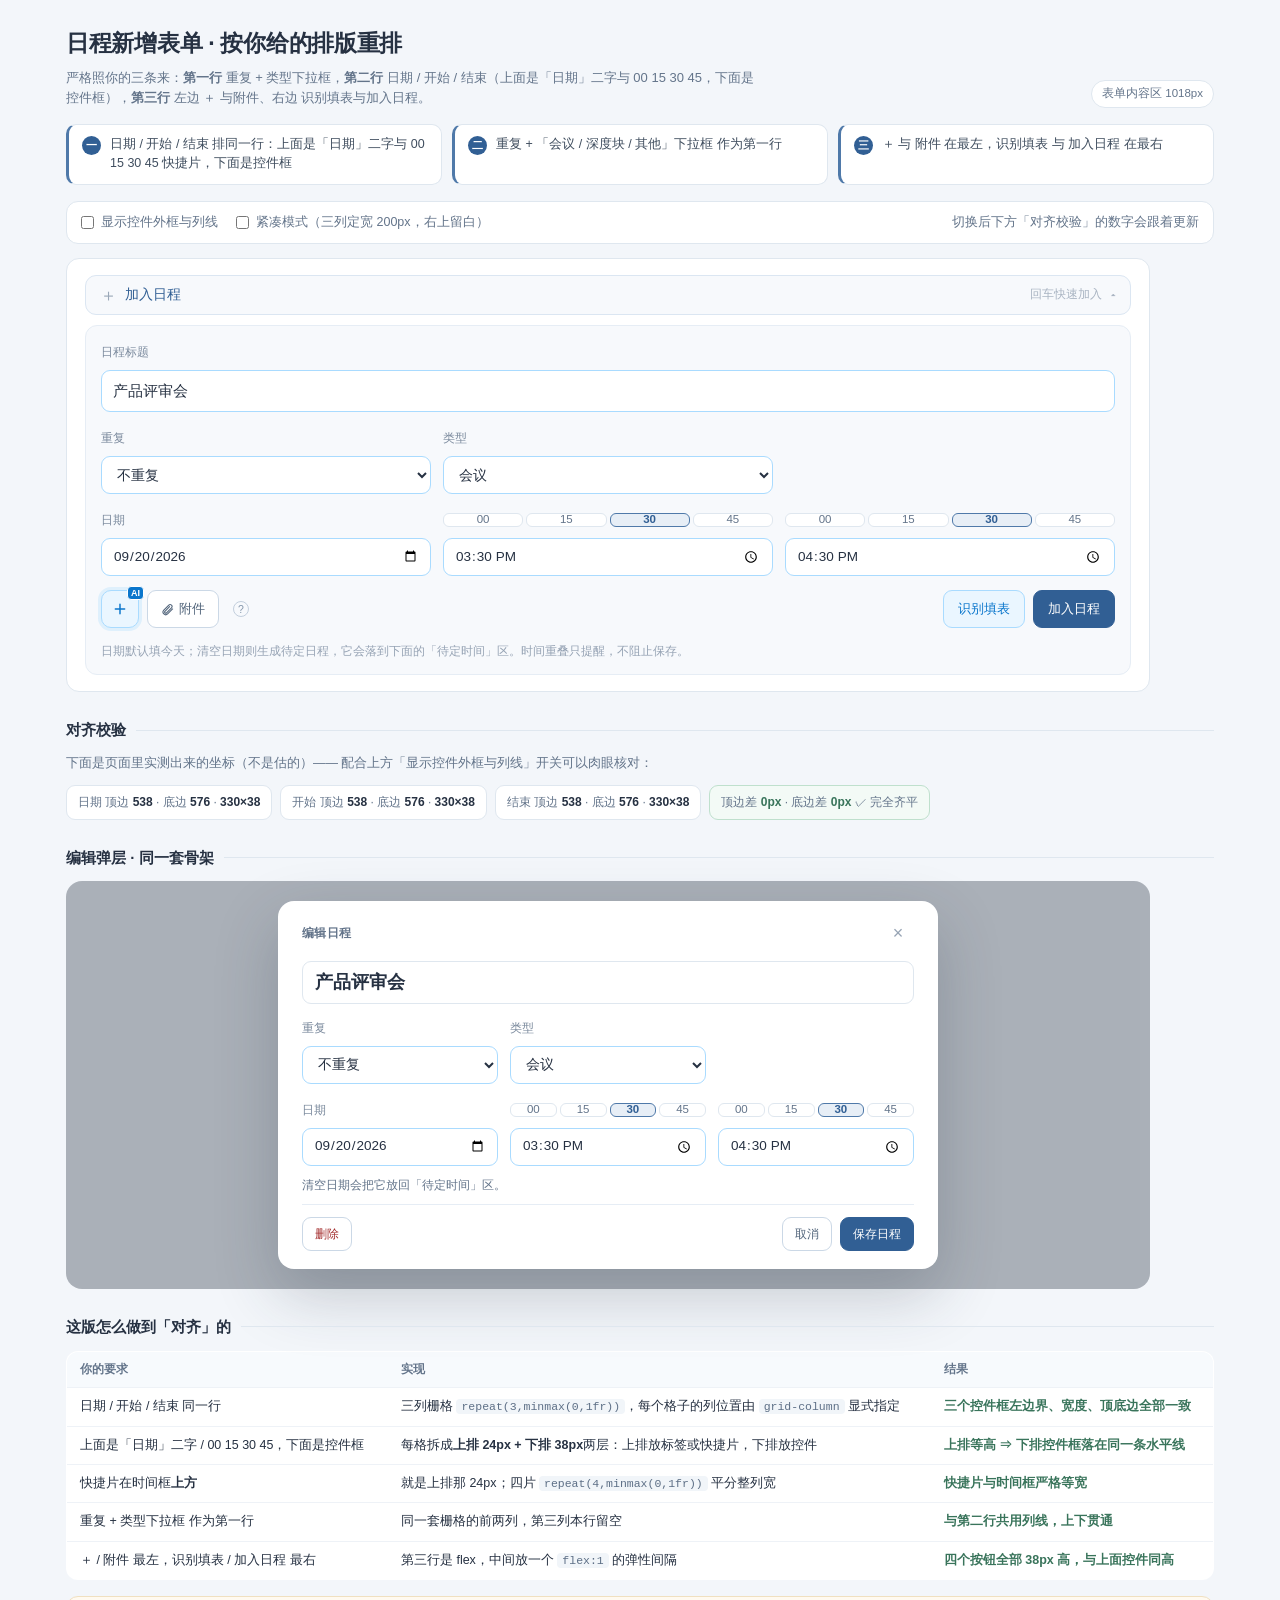
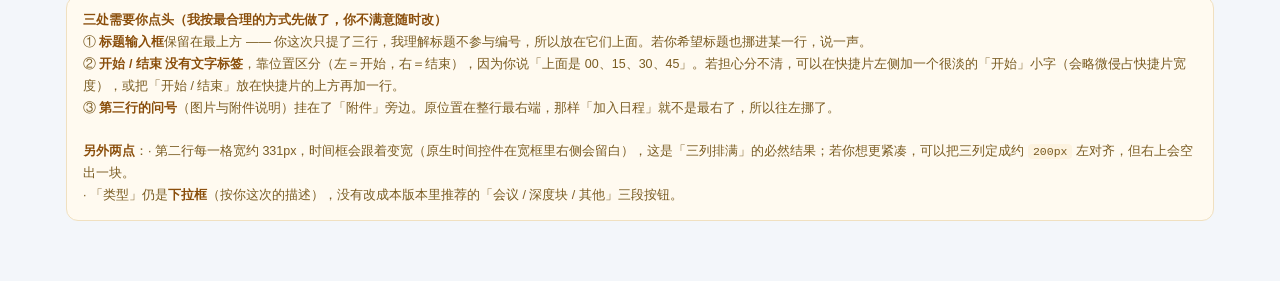
<file: personal-workbench/demo/schedule-form-layout-v2.html>
<!DOCTYPE html>
<html lang="zh-CN">
<head>
<meta charset="UTF-8">
<meta name="viewport" content="width=device-width,initial-scale=1.0">
<title>日程新增表单 · 按指定排版重排（v2 确认稿）</title>
<!--
  ⚠️ 设计稿，未改动 server/src/main/resources/static/ 下任何文件。
  本版严格按用户 2026-09-20 20:42 给的三条排版要求重排：
    一、日期 / 开始 / 结束 同一行；日期上面是「日期」二字、开始与结束上面是 00/15/30/45，下面是控件框
    二、重复 + 类型下拉框 作为第一行
    三、＋ / 附件 最左，识别填表 / 加入日程 最右
  ⚠️ 关键点：快捷片移到**上方**后，「上排说明区」三列等高（24px），
     下面三个控件框才会落在同一条水平线上 —— 这正是用户要的「这样就可以对齐了」。
-->
<style>
*{box-sizing:border-box;margin:0;padding:0}
:root{
  --bg:#f3f6fa;--surface:#fff;--surface2:#edf3f9;--border:#dfe7ef;--text:#263142;--muted:#63748a;
  --blue:#4f79a9;--blue-dark:#315f94;--red:#a32d2d;--amber:#a96c1d;--green:#39745b;--r:13px;
  --ai-blue:#0F9BFF;--ai-blue-deep:#0A76CC;--ai-blue-soft:#EAF6FF;--ai-blue-tint:#D6EDFF;--ai-blue-line:#A9DBFF;
  --ev-meeting-bar:#1d9e75;--ev-deep-bar:#378add;--ev-other-bar:#888780;
  --warn:#d63a3a;
}
body{background:var(--bg);color:var(--text);line-height:1.55;
  font-family:-apple-system,BlinkMacSystemFont,"Segoe UI",Roboto,"Microsoft YaHei",sans-serif}
.page{max-width:1200px;margin:auto;padding:26px 26px 60px}
h1{font-size:23px;font-weight:650;letter-spacing:-.3px}
h2{font-size:15px;font-weight:650}
p{font-size:13px;color:var(--muted)}

.intro{display:flex;justify-content:space-between;align-items:flex-end;gap:20px;margin-bottom:16px}
.intro .lead{margin-top:6px;max-width:700px}
.kbd{font-size:11.5px;padding:4px 10px;border-radius:99px;background:#fff;border:1px solid var(--border);color:var(--muted)}

/* ---------- 要求对照条 ---------- */
.req{display:grid;grid-template-columns:repeat(3,1fr);gap:10px;margin-bottom:16px}
.req-item{display:flex;gap:9px;align-items:flex-start;background:#fff;border:1px solid var(--border);
  border-left:3px solid var(--blue);border-radius:10px;padding:10px 13px;font-size:12.5px;color:#3f4d5e}
.req-item b{flex:none;display:grid;place-items:center;width:19px;height:19px;border-radius:50%;
  background:var(--blue-dark);color:#fff;font-size:11px;margin-top:1px}

/* ---------- 工具条 ---------- */
.toolbar{display:flex;align-items:center;gap:18px;background:#fff;border:1px solid var(--border);
  border-radius:12px;padding:11px 14px;margin-bottom:14px;font-size:12.5px;color:var(--muted)}
.toolbar label{display:inline-flex;align-items:center;gap:7px;cursor:pointer;user-select:none}
.toolbar input{width:auto;margin:0}
.toolbar .sp{flex:1}

/* ---------- 舞台（模拟 .app 内容区 1084px → 表单内容 1016px） ---------- */
.stage{max-width:1084px}

/* 紧凑模式：三列定宽（不排满），右上留白 —— 时间框不会被拉得很宽。
   ⚠️ 只是宽度变体，骨架（上排 24px / 下排 38px）一个字不改，所以对齐结论依然成立。 */
.stage.compact .sf-grid{grid-template-columns:repeat(3,200px);justify-content:start}
.stage.compact .sf-grid{background-image:none}
.card{background:var(--surface);border:1px solid var(--border);border-radius:var(--r);padding:16px 18px}

/* 折叠头（与产品一致） */
.composer-toggle{display:flex;align-items:center;gap:8px;width:100%;min-height:40px;padding:8px 14px;
  border:1px solid #dbe6f2;border-radius:11px;background:#f7f9fc;color:var(--blue-dark);font:inherit;
  font-size:13.5px;cursor:pointer;text-align:left}
.composer-toggle .c-plus{font-size:17px;font-weight:500;line-height:1;color:#9aa8b8}
.composer-toggle .c-sub{margin-left:auto;font-size:11.5px;color:#a9b4c2}
.composer-toggle .c-caret{font-size:11px;color:#a9b4c2;transform:rotate(180deg)}

.c-body{display:grid;gap:14px;margin-top:10px;padding:14px 15px;background:#f7f9fc;
  border:1px solid #e6edf5;border-radius:12px}

/* ============================================================
   表单骨架：统一三列栅格 + 每格「上排 24px / 下排 38px」
   第一行与第二行共用同一套列宽 → 列线上下贯通；两排各自等高 →
   下面三个控件框落在同一条水平线上（这就是本版要解决的那件事）
   ============================================================ */
.sf-grid{display:grid;grid-template-columns:repeat(3,minmax(0,1fr));gap:14px 12px}
.sf-cell{display:grid;grid-template-rows:24px 38px;gap:6px;min-width:0}
.sf-top{display:flex;align-items:center;font-size:12px;color:#7b8a9d;line-height:1;min-width:0}
.sf-bot{min-width:0}

.c1{grid-column:1}.c2{grid-column:2}.c3{grid-column:3}

/* 快捷片：四片平分整列宽 → 与下面的时间框严格等宽 */
.sf-chips{display:grid;grid-template-columns:repeat(4,minmax(0,1fr));gap:3px;height:24px;min-width:0}
.sf-chip{border:1px solid var(--border);border-radius:6px;background:#fff;color:var(--muted);
  font:inherit;font-size:11.5px;line-height:1;cursor:pointer;padding:0;display:grid;place-items:center;
  transition:border-color .15s,color .15s,background .15s}
.sf-chip:hover{border-color:var(--blue);color:var(--blue-dark)}
.sf-chip.on{background:#e7eef6;border-color:var(--blue);color:var(--blue-dark);font-weight:600}

/* 控件：全部 38px 高、占满所在列 */
.sf-input{width:100%;height:38px;min-height:38px;padding:0 11px;font:inherit;font-size:13.5px;
  color:var(--text);background:#fff;border:1px solid var(--ai-blue-line);border-radius:9px;outline:none}
.sf-input:focus{border-color:var(--ai-blue);box-shadow:0 0 0 3px rgba(15,155,255,.14)}
select.sf-input{cursor:pointer}
.sf-title{height:42px;min-height:42px;font-size:14.5px;font-weight:500}
.sf-title-cell{grid-template-rows:24px 42px}

/* ---------- 第三行：＋/附件 靠左，识别填表/加入日程 靠右 ---------- */
.sf-actions{display:flex;align-items:center;gap:8px;width:100%}
.sf-actions .gap{flex:1;min-width:0}
.sf-actions .btn{height:38px;min-height:38px;font-size:13px;border-radius:9px;padding:0 14px}
.btn{border:1px solid #cbd8e6;background:#fff;color:#52657b;cursor:pointer;font-family:inherit;
  display:inline-flex;align-items:center;gap:6px;justify-content:center;transition:background .15s,border-color .15s}
.btn:hover{background:var(--surface2)}
.btn.primary{background:var(--blue-dark);border-color:var(--blue-dark);color:#fff}
.btn.primary:hover{background:#2a527f}
.btn.ai{border-color:var(--ai-blue-line);background:var(--ai-blue-soft);color:var(--ai-blue-deep)}
.btn.ai:hover{background:var(--ai-blue-tint);border-color:var(--ai-blue)}

.media-add{position:relative;width:38px;height:38px;flex:0 0 auto;display:grid;place-items:center;padding:0;
  border:1px solid var(--ai-blue-line);border-radius:10px;background:var(--ai-blue-soft);color:var(--ai-blue-deep);
  cursor:pointer;box-shadow:0 0 0 3px rgba(15,155,255,.10);font-family:inherit}
.media-add:hover{background:var(--ai-blue-tint);border-color:var(--ai-blue)}
.media-add .media-ai{position:absolute;top:-5px;right:-6px;padding:1px 3px;border-radius:4px;
  background:var(--ai-blue-deep);color:#fff;font-size:9px;font-weight:700;line-height:1.15;border:1.5px solid #fff}
.media-attach{height:38px;flex:0 0 auto;display:inline-flex;align-items:center;gap:5px;padding:0 13px;
  border:1px solid #cbd8e6;border-radius:9px;background:#fff;color:#52657b;font:inherit;font-size:13px;cursor:pointer}
.media-attach:hover{background:var(--surface2)}
.q{width:24px;height:24px;flex:none;display:inline-flex;align-items:center;justify-content:center;
  border:0;background:transparent;cursor:pointer;padding:0;margin-left:2px}
.qi{display:inline-flex;align-items:center;justify-content:center;width:16px;height:16px;border-radius:50%;
  border:1px solid #c3cfdd;color:#8496ab;font-size:10.5px;line-height:1}

.sf-hint{margin:0;font-size:11.5px;color:#96a3b4;line-height:1.6}

/* ---------- 对齐基准线（开关打开时显示） ---------- */
.guides-on .sf-input,.guides-on .sf-chips .sf-chip,.guides-on .sf-actions .btn,
.guides-on .media-add,.guides-on .media-attach{outline:1px dashed rgba(214,58,58,.5)}
.guides-on .sf-top{outline:1px dashed rgba(214,58,58,.28)}
.guides-on .sf-grid{background-image:linear-gradient(90deg,rgba(214,58,58,.13) 1px,transparent 1px);
  background-size:calc((100% + 12px)/3) 100%}

/* 实测数据条 */
.metrics{display:flex;flex-wrap:wrap;gap:8px;margin-top:12px}
.metric{background:#fff;border:1px solid var(--border);border-radius:9px;padding:7px 11px;font-size:12px;color:var(--muted)}
.metric b{color:var(--text);font-variant-numeric:tabular-nums}
.metric.ok{border-color:#bfe0cd;background:#f3faf6}
.metric.ok b{color:var(--green)}

/* ---------- 编辑弹层（同源） ---------- */
.mask{background:rgba(31,42,58,.34);border-radius:16px;padding:20px;display:flex;justify-content:center;max-width:1084px}
.memo-modal{width:min(660px,100%);background:var(--surface);border-radius:16px;padding:16px 24px 18px;
  box-shadow:0 24px 64px rgba(38,49,66,.24)}
.mm-head{display:flex;align-items:center;justify-content:space-between;gap:10px;margin-bottom:12px}
.mm-title{font-size:12px;font-weight:600;color:var(--muted);letter-spacing:.4px}
.mm-x{width:32px;height:32px;border:0;border-radius:8px;background:transparent;color:#96a3b4;font-size:18px;
  line-height:1;cursor:pointer}
.mm-title-input{width:100%;font-size:18px;font-weight:600;padding:10px 12px;margin-bottom:12px;height:auto;
  min-height:0;border:1px solid var(--border);border-radius:9px;outline:none;font-family:inherit;color:var(--text)}
.mm-foot{display:flex;align-items:center;gap:10px;flex-wrap:wrap;padding-top:12px;border-top:1px solid #e6edf5}
.mm-btns{margin-left:auto;display:flex;gap:8px}
.btn.sm{height:34px;min-height:34px;padding:0 12px;font-size:12px;border-radius:9px}
.btn.danger{color:var(--red)}
.mm-note{margin:10px 0 10px;font-size:11.5px;color:var(--muted);line-height:1.6}
/* 弹层里三列窄（各约 180px），上排仍 24px、下排 38px，骨架完全一致 */
.mm-modal .sf-grid{gap:12px 10px}
.mm-modal .sf-input{font-size:13px;padding:0 9px}
.mm-modal .sf-chip{font-size:11px}

.sec-h{display:flex;align-items:center;gap:10px;margin:26px 0 12px}
.sec-h .line{flex:1;height:1px;background:var(--border)}

.tip{background:#fffaf0;border:1px solid #f0e0c0;border-radius:12px;padding:13px 16px;margin-top:16px;
  font-size:12.5px;color:#7a5c22;line-height:1.75}
.tip b{color:#8a4e0b}
.tip code{font-size:11.5px;background:#fdf3e0;padding:1px 5px;border-radius:4px;
  font-family:ui-monospace,Consolas,"Courier New",monospace}

table{width:100%;border-collapse:collapse;font-size:12.5px;background:#fff;border:1px solid var(--border);
  border-radius:12px;overflow:hidden;margin-top:12px}
th,td{padding:9px 13px;text-align:left;border-bottom:1px solid #eef2f7;vertical-align:top}
th{background:#f7fafd;font-size:11.5px;color:var(--muted);font-weight:600;white-space:nowrap}
tr:last-child td{border-bottom:0}
td code{font-size:11.5px;background:#f1f5f9;padding:1px 5px;border-radius:4px;color:#5d6f86;
  font-family:ui-monospace,Consolas,"Courier New",monospace}
.yes{color:var(--green);font-weight:600}

@media(max-width:900px){
  .req{grid-template-columns:1fr}
  .sf-grid{grid-template-columns:minmax(0,1fr)}
  .c1,.c2,.c3{grid-column:auto}
}
</style>
</head>
<body>
<div class="page">

  <header class="intro">
    <div>
      <h1>日程新增表单 · 按你给的排版重排</h1>
      <p class="lead">严格照你的三条来：<b>第一行</b> 重复 + 类型下拉框，<b>第二行</b> 日期 / 开始 / 结束（上面是「日期」二字与 00 15 30 45，下面是控件框），<b>第三行</b> 左边 ＋ 与附件、右边 识别填表与加入日程。</p>
    </div>
    <span class="kbd">表单内容区 1018px</span>
  </header>

  <div class="req">
    <div class="req-item"><b>一</b><span>日期 / 开始 / 结束 排同一行：上面是「日期」二字与 00 15 30 45 快捷片，下面是控件框</span></div>
    <div class="req-item"><b>二</b><span>重复 + 「会议 / 深度块 / 其他」下拉框 作为第一行</span></div>
    <div class="req-item"><b>三</b><span>＋ 与 附件 在最左，识别填表 与 加入日程 在最右</span></div>
  </div>

  <div class="toolbar">
    <label><input type="checkbox" id="guides"> 显示控件外框与列线</label>
    <label><input type="checkbox" id="compact"> 紧凑模式（三列定宽 200px，右上留白）</label>
    <span class="sp"></span>
    <span>切换后下方「对齐校验」的数字会跟着更新</span>
  </div>

  <div class="stage">
    <article class="card">
      <button class="composer-toggle" type="button">
        <span class="c-plus">＋</span><span>加入日程</span>
        <span class="c-sub">回车快速加入</span><span class="c-caret">▾</span>
      </button>

      <div class="c-body">
        <!-- 标题（你这次没提，我按原样保留在最上方 —— 待你确认） -->
        <div class="sf-cell sf-title-cell">
          <span class="sf-top">日程标题</span>
          <div class="sf-bot"><input class="sf-input sf-title" value="产品评审会" placeholder="日程标题，回车加入"></div>
        </div>

        <div class="sf-grid">
          <!-- ===== 第一行：重复 + 类型 ===== -->
          <div class="sf-cell c1">
            <span class="sf-top">重复</span>
            <div class="sf-bot">
              <select class="sf-input">
                <option>不重复</option>
                <option>每周 · 连续 4 周</option>
              </select>
            </div>
          </div>
          <div class="sf-cell c2">
            <span class="sf-top">类型</span>
            <div class="sf-bot">
              <select class="sf-input">
                <option>会议</option>
                <option>深度块</option>
                <option>其他</option>
              </select>
            </div>
          </div>
          <!-- 第 3 列本行留空（保持与第二行同一条列线） -->

          <!-- ===== 第二行：日期 / 开始 / 结束 ===== -->
          <div class="sf-cell c1">
            <span class="sf-top">日期</span>
            <div class="sf-bot"><input class="sf-input" type="date" value="2026-09-20"></div>
          </div>
          <div class="sf-cell c2">
            <span class="sf-top sf-chips" data-chips>
              <button class="sf-chip" type="button">00</button>
              <button class="sf-chip" type="button">15</button>
              <button class="sf-chip on" type="button">30</button>
              <button class="sf-chip" type="button">45</button>
            </span>
            <div class="sf-bot"><input class="sf-input" type="time" value="15:30" aria-label="开始时间"></div>
          </div>
          <div class="sf-cell c3">
            <span class="sf-top sf-chips" data-chips>
              <button class="sf-chip" type="button">00</button>
              <button class="sf-chip" type="button">15</button>
              <button class="sf-chip on" type="button">30</button>
              <button class="sf-chip" type="button">45</button>
            </span>
            <div class="sf-bot"><input class="sf-input" type="time" value="16:30" aria-label="结束时间"></div>
          </div>
        </div>

        <!-- ===== 第三行：左 ＋/附件，右 识别填表/加入日程 ===== -->
        <div class="sf-actions">
          <button class="media-add" type="button" aria-label="让 AI 读出图中内容">
            <svg width="16" height="16" viewBox="0 0 24 24" fill="none" stroke="currentColor" stroke-width="2.2" stroke-linecap="round" aria-hidden="true"><path d="M12 5v14M5 12h14"></path></svg>
            <span class="media-ai" aria-hidden="true">AI</span>
          </button>
          <button class="media-attach" type="button">
            <svg width="13" height="13" viewBox="0 0 24 24" fill="none" stroke="currentColor" stroke-width="2" stroke-linecap="round" aria-hidden="true"><path d="M21.4 11.05 12.25 20.2a5 5 0 0 1-7.07-7.07l9.19-9.19a3.5 3.5 0 0 1 4.95 4.95l-9.2 9.19a2 2 0 0 1-2.83-2.83l8.49-8.48"></path></svg>
            附件
          </button>
          <button class="q" type="button" aria-label="说明：图片与附件这一行"><span class="qi">?</span></button>

          <span class="gap"></span>

          <button class="btn ai" type="button">识别填表</button>
          <button class="btn primary" type="button">加入日程</button>
        </div>

        <p class="sf-hint">日期默认填今天；清空日期则生成待定日程，它会落到下面的「待定时间」区。时间重叠只提醒，不阻止保存。</p>
      </div>
    </article>
  </div>

  <!-- ================= 对齐校验 ================= -->
  <div class="sec-h"><h2>对齐校验</h2><span class="line"></span></div>
  <p style="font-size:12.5px;color:var(--muted);margin-bottom:2px">
    下面是页面里实测出来的坐标（不是估的）—— 配合上方「显示控件外框与列线」开关可以肉眼核对：
  </p>
  <div class="metrics" id="metrics"></div>

  <!-- ================= 编辑弹层（同源） ================= -->
  <div class="sec-h"><h2>编辑弹层 · 同一套骨架</h2><span class="line"></span></div>
  <div class="mask">
    <div class="memo-modal">
      <div class="mm-head"><span class="mm-title">编辑日程</span><button class="mm-x" type="button">×</button></div>
      <input class="mm-title-input" value="产品评审会">
      <div class="sf-grid">
        <div class="sf-cell c1">
          <span class="sf-top">重复</span>
          <div class="sf-bot"><select class="sf-input"><option>不重复</option><option>每周 · 连续 4 周</option></select></div>
        </div>
        <div class="sf-cell c2">
          <span class="sf-top">类型</span>
          <div class="sf-bot"><select class="sf-input"><option>会议</option><option>深度块</option><option>其他</option></select></div>
        </div>
        <div class="sf-cell c1">
          <span class="sf-top">日期</span>
          <div class="sf-bot"><input class="sf-input" type="date" value="2026-09-20"></div>
        </div>
        <div class="sf-cell c2">
          <span class="sf-top sf-chips" data-chips>
            <button class="sf-chip" type="button">00</button>
            <button class="sf-chip" type="button">15</button>
            <button class="sf-chip on" type="button">30</button>
            <button class="sf-chip" type="button">45</button>
          </span>
          <div class="sf-bot"><input class="sf-input" type="time" value="15:30" aria-label="开始时间"></div>
        </div>
        <div class="sf-cell c3">
          <span class="sf-top sf-chips" data-chips>
            <button class="sf-chip" type="button">00</button>
            <button class="sf-chip" type="button">15</button>
            <button class="sf-chip on" type="button">30</button>
            <button class="sf-chip" type="button">45</button>
          </span>
          <div class="sf-bot"><input class="sf-input" type="time" value="16:30" aria-label="结束时间"></div>
        </div>
      </div>
      <p class="mm-note">清空日期会把它放回「待定时间」区。</p>
      <div class="mm-foot">
        <button class="btn sm danger" type="button">删除</button>
        <span class="mm-btns">
          <button class="btn sm" type="button">取消</button>
          <button class="btn sm primary" type="button">保存日程</button>
        </span>
      </div>
    </div>
  </div>

  <!-- ================= 实现要点 ================= -->
  <div class="sec-h"><h2>这版怎么做到「对齐」的</h2><span class="line"></span></div>
  <table>
    <thead><tr><th>你的要求</th><th>实现</th><th>结果</th></tr></thead>
    <tbody>
      <tr>
        <td>日期 / 开始 / 结束 同一行</td>
        <td>三列栅格 <code>repeat(3,minmax(0,1fr))</code>，每个格子的列位置由 <code>grid-column</code> 显式指定</td>
        <td class="yes">三个控件框左边界、宽度、顶底边全部一致</td>
      </tr>
      <tr>
        <td>上面是「日期」二字 / 00 15 30 45，下面是控件框</td>
        <td>每格拆成<b>上排 24px + 下排 38px</b>两层：上排放标签或快捷片，下排放控件</td>
        <td class="yes">上排等高 ⇒ 下排控件框落在同一条水平线</td>
      </tr>
      <tr>
        <td>快捷片在时间框<b>上方</b></td>
        <td>就是上排那 24px；四片 <code>repeat(4,minmax(0,1fr))</code> 平分整列宽</td>
        <td class="yes">快捷片与时间框严格等宽</td>
      </tr>
      <tr>
        <td>重复 + 类型下拉框 作为第一行</td>
        <td>同一套栅格的前两列，第三列本行留空</td>
        <td class="yes">与第二行共用列线，上下贯通</td>
      </tr>
      <tr>
        <td>＋ / 附件 最左，识别填表 / 加入日程 最右</td>
        <td>第三行是 flex，中间放一个 <code>flex:1</code> 的弹性间隔</td>
        <td class="yes">四个按钮全部 38px 高，与上面控件同高</td>
      </tr>
    </tbody>
  </table>

  <div class="tip">
    <b>三处需要你点头（我按最合理的方式先做了，你不满意随时改）</b><br>
    ① <b>标题输入框</b>保留在最上方 —— 你这次只提了三行，我理解标题不参与编号，所以放在它们上面。若你希望标题也挪进某一行，说一声。<br>
    ② <b>开始 / 结束 没有文字标签</b>，靠位置区分（左＝开始，右＝结束），因为你说「上面是 00、15、30、45」。若担心分不清，可以在快捷片左侧加一个很淡的「开始」小字（会略微侵占快捷片宽度），或把「开始 / 结束」放在快捷片的上方再加一行。<br>
    ③ <b>第三行的问号</b>（图片与附件说明）挂在了「附件」旁边。原位置在整行最右端，那样「加入日程」就不是最右了，所以往左挪了。<br><br>
    <b>另外两点</b>：· 第二行每一格宽约 331px，时间框会跟着变宽（原生时间控件在宽框里右侧会留白），这是「三列排满」的必然结果；若你想更紧凑，可以把三列定成约 <code>200px</code> 左对齐，但右上会空出一块。<br>
    · 「类型」仍是<b>下拉框</b>（按你这次的描述），没有改成本版本里推荐的「会议 / 深度块 / 其他」三段按钮。
  </div>
</div>

<script>
/* 快捷片点选 */
document.addEventListener('click', function (e) {
  var chip = e.target.closest('.sf-chip');
  if (!chip) return;
  var box = chip.closest('[data-chips]');
  box.querySelectorAll('.sf-chip').forEach(function (c) { c.classList.remove('on'); });
  chip.classList.add('on');
});

/* 对齐校验：把三个控件框的实测坐标打出来，证明真的齐 */
function measure() {
  var box = document.querySelector('.stage .sf-grid');
  if (!box) return;
  var cells = box.querySelectorAll('.sf-cell');
  /* 第二行 = 后三个 cell */
  var row2 = [cells[cells.length - 3], cells[cells.length - 2], cells[cells.length - 1]];
  var ctrls = row2.map(function (c) { return c.querySelector('.sf-input'); });
  var r = ctrls.map(function (el) { return el.getBoundingClientRect(); });
  var tops = r.map(function (x) { return Math.round(x.top); });
  var bots = r.map(function (x) { return Math.round(x.bottom); });
  var ws = r.map(function (x) { return Math.round(x.width); });
  var hs = r.map(function (x) { return Math.round(x.height); });
  var names = ['日期', '开始', '结束'];
  var out = document.getElementById('metrics');
  if (!out) return;
  var maxTop = Math.max.apply(null, tops) - Math.min.apply(null, tops);
  var maxBot = Math.max.apply(null, bots) - Math.min.apply(null, bots);
  out.innerHTML = ctrls.map(function (_, i) {
    return '<span class="metric">' + names[i] + ' 顶边 <b>' + tops[i] + '</b> · 底边 <b>' + bots[i] +
      '</b> · <b>' + ws[i] + '×' + hs[i] + '</b></span>';
  }).join('') +
    '<span class="metric ' + (maxTop === 0 && maxBot === 0 ? 'ok' : '') + '">顶边差 <b>' + maxTop +
    'px</b> · 底边差 <b>' + maxBot + 'px</b>' + (maxTop === 0 && maxBot === 0 ? ' ✓ 完全齐平' : '') + '</span>';
}

document.getElementById('guides').addEventListener('change', function (e) {
  document.body.classList.toggle('guides-on', e.target.checked);
});
document.getElementById('compact').addEventListener('change', function (e) {
  document.querySelector('.stage').classList.toggle('compact', e.target.checked);
  measure();
});
window.addEventListener('load', function () { measure(); window.__metrics = document.getElementById('metrics').textContent; });
window.addEventListener('resize', measure);
</script>
</body>
</html>
</file>
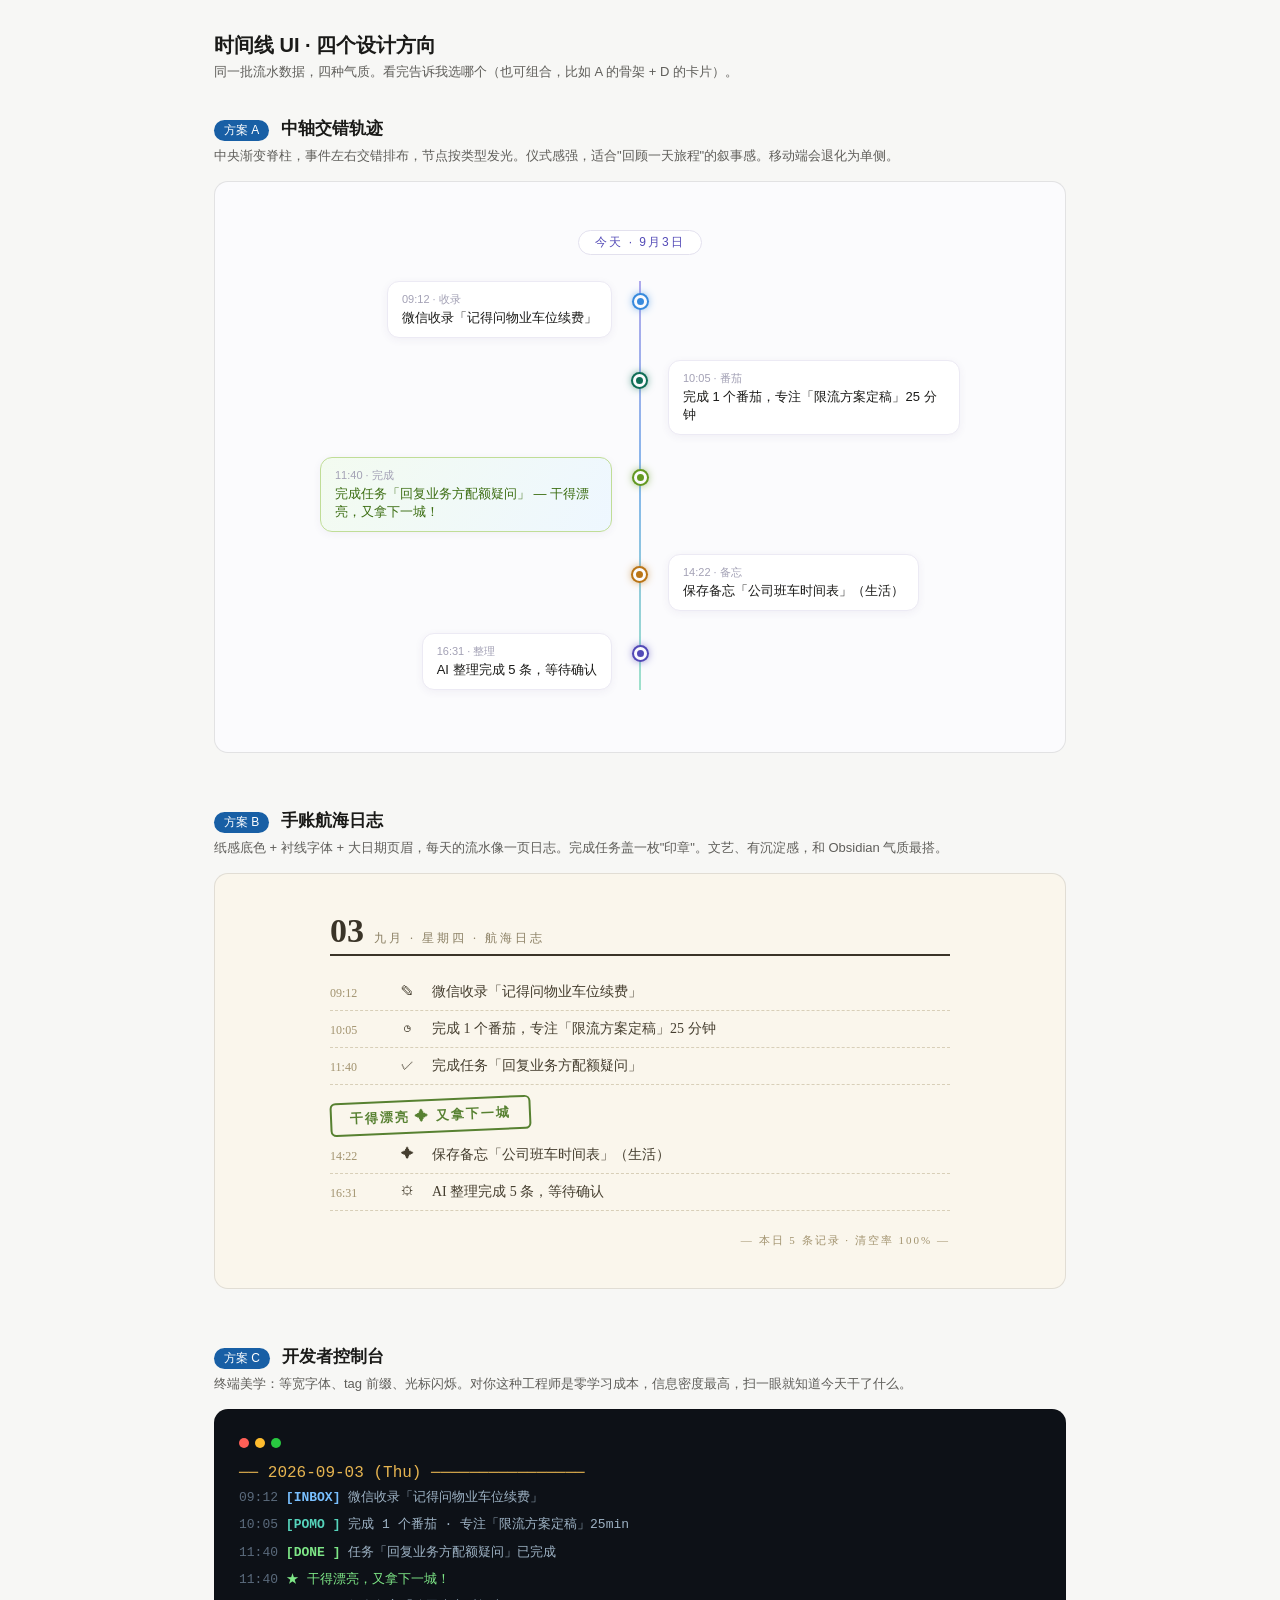
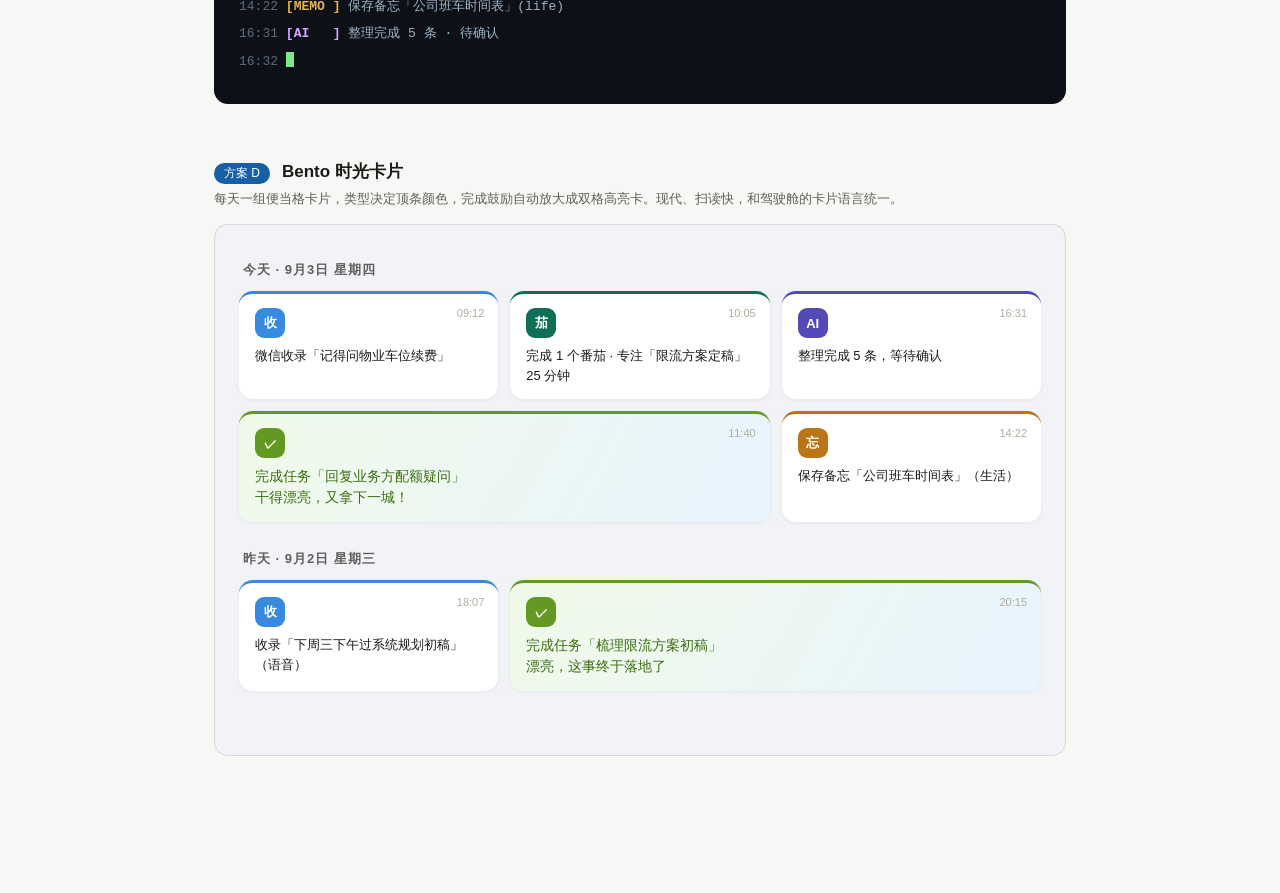
<file: personal-workbench/demo/timeline-designs.html>
<!DOCTYPE html>
<html lang="zh-CN">
<head>
<meta charset="UTF-8">
<meta name="viewport" content="width=device-width, initial-scale=1.0">
<title>时间线 UI 设计候选 · 四选一</title>
<style>
*{margin:0;padding:0;box-sizing:border-box;}
body{font-family:-apple-system,"Segoe UI","PingFang SC","Microsoft YaHei",sans-serif;background:#f7f7f5;color:#1a1a18;}
.wrap{max-width:900px;margin:0 auto;padding:32px 24px 80px;}
.intro{margin-bottom:36px;}
.intro h1{font-size:20px;font-weight:600;}
.intro p{color:#5f5e5a;font-size:13px;margin-top:4px;}
.option{margin-bottom:56px;}
.opt-head{display:flex;align-items:baseline;gap:12px;margin-bottom:6px;}
.opt-head .tag{background:#185FA5;color:#fff;font-size:12px;padding:2px 10px;border-radius:99px;}
.opt-head h2{font-size:17px;font-weight:600;}
.opt-desc{font-size:13px;color:#5f5e5a;margin-bottom:16px;}
.stage{border-radius:14px;overflow:hidden;border:1px solid rgba(0,0,0,.1);}

/* ============ 方案 A：中轴交错轨迹 ============ */
.a{background:#fbfbfd;padding:40px 24px;}
.a-day{text-align:center;margin:8px 0 26px;}
.a-day span{display:inline-block;background:#fff;border:1px solid #e3e1ee;color:#534AB7;font-size:12px;padding:3px 16px;border-radius:99px;letter-spacing:2px;}
.a-rail{position:relative;max-width:640px;margin:0 auto;}
.a-rail::before{content:"";position:absolute;left:50%;top:0;bottom:0;width:2px;transform:translateX(-50%);background:linear-gradient(180deg,#AFA9EC,#85B7EB,#9FE1CB);}
.a-item{position:relative;width:calc(50% - 28px);margin-bottom:22px;}
.a-item.left{margin-right:auto;text-align:right;}
.a-item.right{margin-left:auto;}
.a-node{position:absolute;top:14px;width:13px;height:13px;border-radius:50%;border:3px solid #fbfbfd;box-shadow:0 0 0 2px currentColor,0 0 10px currentColor;}
.a-item.left .a-node{right:-35px;}
.a-item.right .a-node{left:-35px;}
.a-card{display:inline-block;background:#fff;border:1px solid #eceaf4;border-radius:12px;padding:10px 14px;font-size:13px;text-align:left;box-shadow:0 2px 8px rgba(60,50,120,.06);transition:transform .2s;}
.a-card:hover{transform:translateY(-2px);}
.a-time{font-size:11px;color:#a3a1b5;font-variant-numeric:tabular-nums;display:block;margin-bottom:2px;}
.a-praise .a-card{background:linear-gradient(120deg,#f3fbf0,#eef7ff);border-color:#C0DD97;}
.a-praise .a-text{color:#3B6D11;font-weight:500;}

/* ============ 方案 B：手账航海日志 ============ */
.b{background:#faf6ec;padding:40px 32px;font-family:Georgia,"Songti SC","SimSun",serif;}
.b-page{max-width:620px;margin:0 auto;}
.b-date{display:flex;align-items:baseline;gap:10px;border-bottom:2px solid #3a3428;padding-bottom:6px;margin-bottom:18px;}
.b-date .num{font-size:34px;font-weight:700;color:#3a3428;line-height:1;}
.b-date .meta{font-size:12px;color:#8a7f63;letter-spacing:3px;}
.b-item{display:flex;gap:14px;padding:9px 0;border-bottom:1px dashed #d8cfb8;font-size:14px;color:#453e2f;}
.b-item:last-of-type{border-bottom:none;}
.b-time{width:52px;flex-shrink:0;color:#a2936f;font-size:12px;padding-top:3px;font-variant-numeric:tabular-nums;}
.b-mark{width:22px;flex-shrink:0;text-align:center;font-size:13px;}
.b-stamp{display:inline-block;margin:14px 0 4px;padding:6px 18px;border:2px solid #3B6D11;color:#3B6D11;border-radius:6px;font-size:13px;font-weight:700;letter-spacing:2px;transform:rotate(-2.5deg);opacity:.85;}
.b-footer{margin-top:22px;font-size:11px;color:#a2936f;text-align:right;letter-spacing:2px;}

/* ============ 方案 C：开发者控制台 ============ */
.c{background:#0d1117;padding:28px 24px;font-family:Consolas,"JetBrains Mono",monospace;}
.c-bar{display:flex;gap:6px;margin-bottom:16px;}
.c-bar i{width:10px;height:10px;border-radius:50%;}
.c-line{font-size:13px;line-height:2.1;color:#9db2c4;white-space:pre-wrap;}
.c-time{color:#5b6b7d;}
.c-tg{font-weight:700;}
.c-dayline{color:#e6b450;margin:10px 0 2px;}
.c-praise{color:#7ee787;}
.c-cursor{display:inline-block;width:8px;height:15px;background:#7ee787;vertical-align:-2px;animation:cb 1s steps(1) infinite;}
@keyframes cb{50%{opacity:0}}

/* ============ 方案 D：Bento 时光卡片 ============ */
.d{background:#f2f3f7;padding:36px 24px;}
.d-day{font-size:13px;font-weight:600;color:#5f5e5a;margin:0 0 12px 4px;letter-spacing:1px;}
.d-grid{display:grid;grid-template-columns:repeat(3,1fr);gap:12px;margin-bottom:28px;}
@media(max-width:640px){.d-grid{grid-template-columns:1fr 1fr;}}
.d-card{background:#fff;border-radius:14px;padding:14px 16px;border-top:3px solid #ccc;box-shadow:0 1px 4px rgba(30,30,60,.06);transition:transform .18s,box-shadow .18s;position:relative;}
.d-card:hover{transform:translateY(-3px);box-shadow:0 6px 16px rgba(30,30,60,.1);}
.d-ico{width:30px;height:30px;border-radius:9px;display:flex;align-items:center;justify-content:center;font-size:13px;font-weight:700;color:#fff;margin-bottom:8px;}
.d-text{font-size:13px;line-height:1.5;}
.d-time{position:absolute;top:13px;right:14px;font-size:11px;color:#b0ae9f;font-variant-numeric:tabular-nums;}
.d-praise{grid-column:span 2;background:linear-gradient(120deg,#f0fae8,#e8f4ff);border-top-color:#639922;}
.d-praise .d-text{color:#3B6D11;font-weight:500;font-size:14px;}
.d-praise .d-ico{background:#639922;}
</style>
</head>
<body>
<div class="wrap">
  <div class="intro">
    <h1>时间线 UI · 四个设计方向</h1>
    <p>同一批流水数据，四种气质。看完告诉我选哪个（也可组合，比如 A 的骨架 + D 的卡片）。</p>
  </div>

  <!-- 方案 A -->
  <div class="option">
    <div class="opt-head"><span class="tag">方案 A</span><h2>中轴交错轨迹</h2></div>
    <div class="opt-desc">中央渐变脊柱，事件左右交错排布，节点按类型发光。仪式感强，适合"回顾一天旅程"的叙事感。移动端会退化为单侧。</div>
    <div class="stage a">
      <div class="a-day"><span>今天 · 9月3日</span></div>
      <div class="a-rail">
        <div class="a-item left"><span class="a-node" style="color:#378ADD;background:#378ADD"></span><div class="a-card"><span class="a-time">09:12 · 收录</span>微信收录「记得问物业车位续费」</div></div>
        <div class="a-item right"><span class="a-node" style="color:#0F6E56;background:#0F6E56"></span><div class="a-card"><span class="a-time">10:05 · 番茄</span>完成 1 个番茄，专注「限流方案定稿」25 分钟</div></div>
        <div class="a-item left a-praise"><span class="a-node" style="color:#639922;background:#639922"></span><div class="a-card"><span class="a-time">11:40 · 完成</span><span class="a-text">完成任务「回复业务方配额疑问」 — 干得漂亮，又拿下一城！</span></div></div>
        <div class="a-item right"><span class="a-node" style="color:#BA7517;background:#BA7517"></span><div class="a-card"><span class="a-time">14:22 · 备忘</span>保存备忘「公司班车时间表」（生活）</div></div>
        <div class="a-item left"><span class="a-node" style="color:#534AB7;background:#534AB7"></span><div class="a-card"><span class="a-time">16:31 · 整理</span>AI 整理完成 5 条，等待确认</div></div>
      </div>
    </div>
  </div>

  <!-- 方案 B -->
  <div class="option">
    <div class="opt-head"><span class="tag">方案 B</span><h2>手账航海日志</h2></div>
    <div class="opt-desc">纸感底色 + 衬线字体 + 大日期页眉，每天的流水像一页日志。完成任务盖一枚"印章"。文艺、有沉淀感，和 Obsidian 气质最搭。</div>
    <div class="stage b">
      <div class="b-page">
        <div class="b-date"><span class="num">03</span><span class="meta">九月 · 星期四 · 航海日志</span></div>
        <div class="b-item"><span class="b-time">09:12</span><span class="b-mark">✎</span>微信收录「记得问物业车位续费」</div>
        <div class="b-item"><span class="b-time">10:05</span><span class="b-mark">◷</span>完成 1 个番茄，专注「限流方案定稿」25 分钟</div>
        <div class="b-item"><span class="b-time">11:40</span><span class="b-mark">✓</span>完成任务「回复业务方配额疑问」</div>
        <div><span class="b-stamp">干得漂亮 ✦ 又拿下一城</span></div>
        <div class="b-item"><span class="b-time">14:22</span><span class="b-mark">✦</span>保存备忘「公司班车时间表」（生活）</div>
        <div class="b-item"><span class="b-time">16:31</span><span class="b-mark">⚙</span>AI 整理完成 5 条，等待确认</div>
        <div class="b-footer">— 本日 5 条记录 · 清空率 100% —</div>
      </div>
    </div>
  </div>

  <!-- 方案 C -->
  <div class="option">
    <div class="opt-head"><span class="tag">方案 C</span><h2>开发者控制台</h2></div>
    <div class="opt-desc">终端美学：等宽字体、tag 前缀、光标闪烁。对你这种工程师是零学习成本，信息密度最高，扫一眼就知道今天干了什么。</div>
    <div class="stage c">
      <div class="c-bar"><i style="background:#ff5f57"></i><i style="background:#febc2e"></i><i style="background:#28c840"></i></div>
      <div class="c-dayline">── 2026-09-03 (Thu) ────────────────</div>
      <div class="c-line"><span class="c-time">09:12</span> <span class="c-tg" style="color:#79c0ff">[INBOX]</span> 微信收录「记得问物业车位续费」</div>
      <div class="c-line"><span class="c-time">10:05</span> <span class="c-tg" style="color:#56d4bc">[POMO ]</span> 完成 1 个番茄 · 专注「限流方案定稿」25min</div>
      <div class="c-line"><span class="c-time">11:40</span> <span class="c-tg" style="color:#7ee787">[DONE ]</span> 任务「回复业务方配额疑问」已完成</div>
      <div class="c-line c-praise"><span class="c-time">11:40</span> ★ 干得漂亮，又拿下一城！</div>
      <div class="c-line"><span class="c-time">14:22</span> <span class="c-tg" style="color:#e6b450">[MEMO ]</span> 保存备忘「公司班车时间表」(life)</div>
      <div class="c-line"><span class="c-time">16:31</span> <span class="c-tg" style="color:#d2a8ff">[AI   ]</span> 整理完成 5 条 · 待确认</div>
      <div class="c-line"><span class="c-time">16:32</span> <span class="c-cursor"></span></div>
    </div>
  </div>

  <!-- 方案 D -->
  <div class="option">
    <div class="opt-head"><span class="tag">方案 D</span><h2>Bento 时光卡片</h2></div>
    <div class="opt-desc">每天一组便当格卡片，类型决定顶条颜色，完成鼓励自动放大成双格高亮卡。现代、扫读快，和驾驶舱的卡片语言统一。</div>
    <div class="stage d">
      <div class="d-day">今天 · 9月3日 星期四</div>
      <div class="d-grid">
        <div class="d-card" style="border-top-color:#378ADD"><span class="d-time">09:12</span><div class="d-ico" style="background:#378ADD">收</div><div class="d-text">微信收录「记得问物业车位续费」</div></div>
        <div class="d-card" style="border-top-color:#0F6E56"><span class="d-time">10:05</span><div class="d-ico" style="background:#0F6E56">茄</div><div class="d-text">完成 1 个番茄 · 专注「限流方案定稿」25 分钟</div></div>
        <div class="d-card" style="border-top-color:#534AB7"><span class="d-time">16:31</span><div class="d-ico" style="background:#534AB7">AI</div><div class="d-text">整理完成 5 条，等待确认</div></div>
        <div class="d-card d-praise"><span class="d-time">11:40</span><div class="d-ico">✓</div><div class="d-text">完成任务「回复业务方配额疑问」<br>干得漂亮，又拿下一城！</div></div>
        <div class="d-card" style="border-top-color:#BA7517"><span class="d-time">14:22</span><div class="d-ico" style="background:#BA7517">忘</div><div class="d-text">保存备忘「公司班车时间表」（生活）</div></div>
      </div>
      <div class="d-day">昨天 · 9月2日 星期三</div>
      <div class="d-grid">
        <div class="d-card" style="border-top-color:#378ADD"><span class="d-time">18:07</span><div class="d-ico" style="background:#378ADD">收</div><div class="d-text">收录「下周三下午过系统规划初稿」（语音）</div></div>
        <div class="d-card d-praise"><span class="d-time">20:15</span><div class="d-ico">✓</div><div class="d-text">完成任务「梳理限流方案初稿」<br>漂亮，这事终于落地了</div></div>
      </div>
    </div>
  </div>
</div>
</body>
</html>
</file>
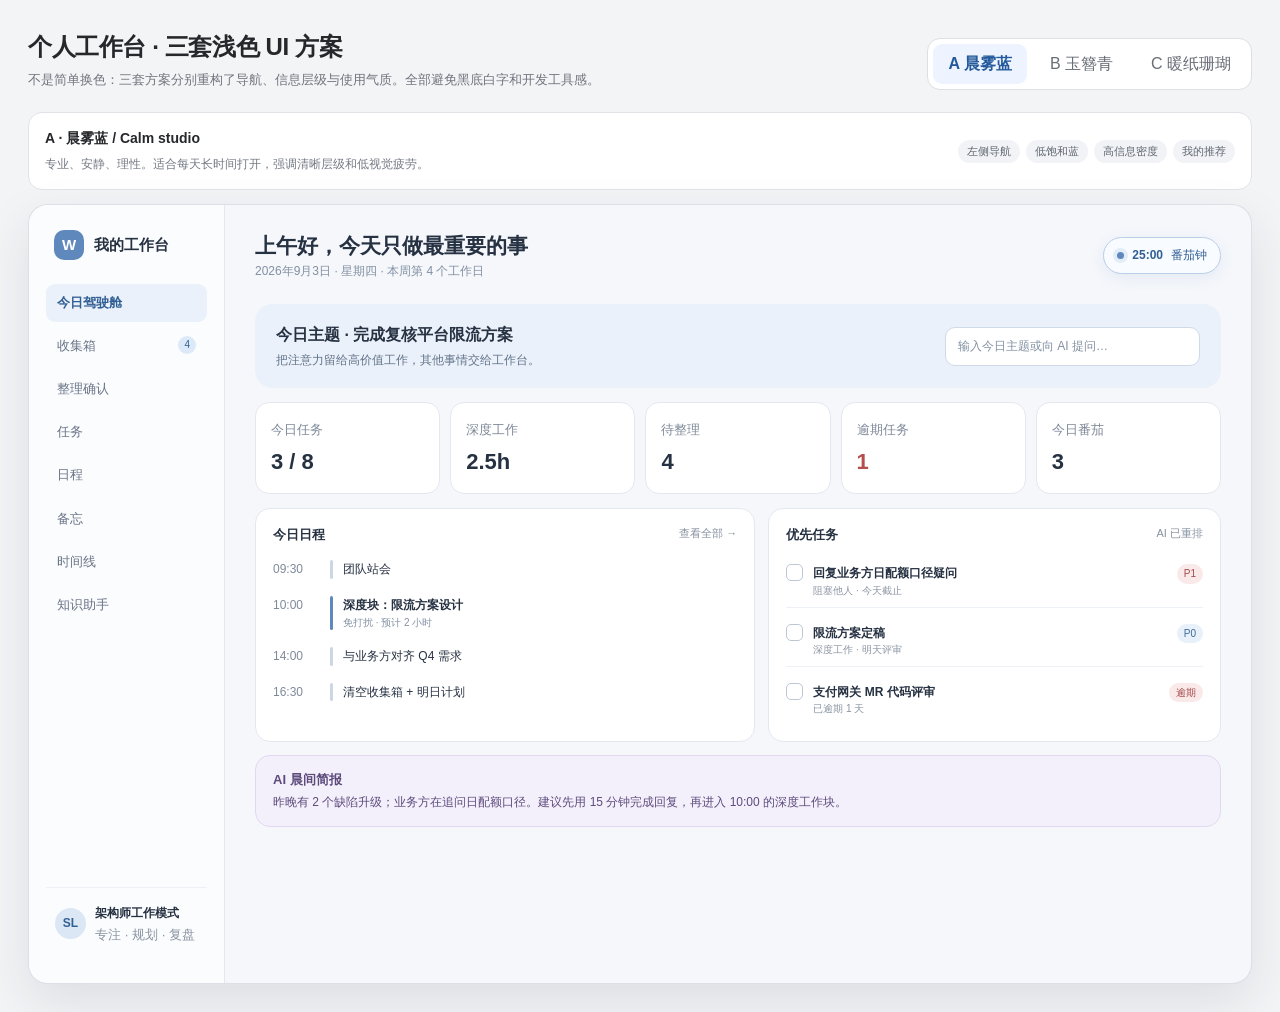
<file: personal-workbench/demo/workspace-ui-designs.html>
<!DOCTYPE html>
<html lang="zh-CN">
<head>
<meta charset="UTF-8">
<meta name="viewport" content="width=device-width,initial-scale=1.0">
<title>个人工作台 UI 设计候选</title>
<style>
*{box-sizing:border-box;margin:0;padding:0}body{font-family:-apple-system,BlinkMacSystemFont,"Segoe UI","PingFang SC","Microsoft YaHei",sans-serif;background:#f3f4f6;color:#25272b;line-height:1.55}button,input{font:inherit}.page{max-width:1440px;margin:auto;padding:28px}.intro{display:flex;justify-content:space-between;align-items:flex-end;gap:20px;margin-bottom:22px}.intro h1{font-size:24px;font-weight:650;letter-spacing:-.4px}.intro p{font-size:13px;color:#70747d;margin-top:5px}.switcher{display:flex;gap:8px;padding:5px;background:#fff;border:1px solid #dedfe3;border-radius:13px}.switcher button{border:0;background:transparent;border-radius:9px;padding:8px 15px;color:#686d76;cursor:pointer}.switcher button.active{background:#edf4ff;color:#245a9b;font-weight:600}.design{display:none}.design.active{display:block}.note{display:flex;align-items:center;justify-content:space-between;gap:20px;background:#fff;border:1px solid #e1e3e7;border-radius:14px;padding:13px 16px;margin-bottom:14px}.note strong{font-size:14px}.note span{font-size:12px;color:#747983}.note .traits{display:flex;gap:6px;flex-wrap:wrap;justify-content:flex-end}.note .traits i{font-style:normal;font-size:11px;padding:3px 9px;border-radius:999px;background:#f1f3f6;color:#616670}.app{height:780px;border-radius:20px;overflow:hidden;border:1px solid rgba(40,50,70,.12);box-shadow:0 18px 50px rgba(30,40,60,.10)}

/* 方案 A：晨雾蓝 */
.a{display:grid;grid-template-columns:196px 1fr;background:#f5f7fb;color:#263142}.a-side{background:#fbfcfe;border-right:1px solid #e3e8f0;padding:25px 17px;display:flex;flex-direction:column}.a-brand{display:flex;align-items:center;gap:10px;font-weight:700;font-size:15px;padding:0 8px 24px}.a-logo{width:30px;height:30px;border-radius:10px;background:#5f88bd;color:#fff;display:grid;place-items:center}.a-nav{display:grid;gap:5px}.a-nav div{padding:9px 11px;border-radius:9px;font-size:13px;color:#697487}.a-nav div.on{background:#eaf1fa;color:#315f94;font-weight:600}.a-nav em{float:right;background:#dce9f8;color:#315f94;font-style:normal;font-size:10px;padding:1px 6px;border-radius:99px}.a-profile{margin-top:auto;padding:12px 9px;border-top:1px solid #edf0f4;display:flex;gap:9px;align-items:center}.avatar{width:31px;height:31px;border-radius:50%;display:grid;place-items:center;background:#dbe7f5;color:#315f94;font-weight:650;font-size:12px}.a-main{padding:25px 30px;overflow:auto}.a-top{display:flex;justify-content:space-between;align-items:center;margin-bottom:23px}.a-top h2{font-size:21px;font-weight:650}.a-top p{font-size:12px;color:#8290a2}.focus-pill{border:1px solid #b9cee7;background:#f8fbff;color:#315f94;border-radius:999px;padding:8px 13px;display:flex;align-items:center;gap:8px;font-size:12px;box-shadow:0 4px 16px rgba(61,102,150,.09)}.pulse{width:7px;height:7px;border-radius:50%;background:#5f88bd;box-shadow:0 0 0 4px #e3edf8}.a-hero{background:#eaf1fa;border-radius:18px;padding:19px 21px;display:flex;justify-content:space-between;align-items:center;margin-bottom:14px}.a-hero h3{font-size:16px;font-weight:650}.a-hero p{font-size:12px;color:#63748a;margin-top:3px}.mini-input{background:#fff;border:1px solid #cfdae8;border-radius:10px;padding:9px 12px;width:255px;font-size:12px;color:#8190a2}.metrics{display:grid;grid-template-columns:repeat(5,1fr);gap:10px;margin-bottom:14px}.metric{background:#fff;border:1px solid #e3e8ef;border-radius:14px;padding:14px 15px}.metric small{color:#7f8998}.metric b{display:block;font-size:22px;margin-top:3px;font-weight:650}.a-grid{display:grid;grid-template-columns:1.05fr .95fr;gap:13px}.panel{background:#fff;border:1px solid #e3e8ef;border-radius:15px;padding:16px 17px}.panel-title{display:flex;justify-content:space-between;margin-bottom:11px;font-weight:650;font-size:13px}.panel-title span{color:#8791a0;font-size:11px;font-weight:400}.agenda{display:grid;gap:9px}.agenda-row{display:grid;grid-template-columns:47px 3px 1fr;gap:10px;font-size:12px;padding:4px 0}.agenda-row time{color:#7e8999}.agenda-row i{border-radius:3px;background:#cbd7e5}.agenda-row.deep i{background:#5f88bd}.tasks{display:grid;gap:8px}.task{display:grid;grid-template-columns:18px 1fr auto;gap:9px;align-items:start;padding:8px 0;border-bottom:1px solid #edf0f4;font-size:12px}.task:last-child{border:0}.check{width:17px;height:17px;border:1.5px solid #bdc7d4;border-radius:5px}.task small{display:block;color:#8a94a2}.badge{font-size:10px;padding:2px 7px;border-radius:99px;background:#f0f3f7;color:#737d8a}.badge.red{background:#fae9e9;color:#a44a4a}.badge.blue{background:#e8f0fa;color:#3e6999}.brief{grid-column:1/-1;background:#f4f0fb;border:1px solid #e1d8f2;color:#5d4b7c;border-radius:15px;padding:14px 17px;font-size:12px}.brief strong{display:block;font-size:13px;margin-bottom:3px}

/* 方案 B：玉簪青 */
.b{background:#f4f6f0;color:#26352e;display:flex;flex-direction:column}.b-head{height:76px;background:#fcfdf9;border-bottom:1px solid #dfe6dc;display:flex;align-items:center;padding:0 30px;gap:32px}.b-brand{font-family:Georgia,"Songti SC",serif;font-size:18px;font-weight:700;color:#2e5947}.b-nav{display:flex;gap:5px;flex:1}.b-nav span{font-size:12px;color:#6f7f76;padding:8px 11px;border-radius:99px}.b-nav span.on{background:#dfece4;color:#275844;font-weight:600}.b-focus{background:#edf5ef;border:1px solid #c8ddcf;color:#37684f;padding:7px 13px;border-radius:12px;font-size:12px}.b-main{padding:28px 31px;overflow:auto}.b-welcome{display:flex;align-items:end;justify-content:space-between;margin-bottom:20px}.b-welcome h2{font-family:Georgia,"Songti SC",serif;font-size:25px;color:#284839}.b-welcome p{font-size:12px;color:#7a887f;margin-top:4px}.b-theme{font-size:12px;border-bottom:1px solid #9fbaaa;padding:4px 2px;color:#527060}.b-bento{display:grid;grid-template-columns:1.1fr .9fr .9fr;grid-template-rows:144px 235px 190px;gap:13px}.b-card{background:#fcfdf9;border:1px solid #dfe6dc;border-radius:19px;padding:17px 18px;overflow:hidden}.b-card h3{font-size:13px;font-weight:650;margin-bottom:9px;color:#345745}.b-card .sub{font-size:11px;color:#849188}.b-score{grid-row:span 2;background:#dfece4;border-color:#c9ddcf;display:flex;flex-direction:column;justify-content:space-between}.b-score .big{font-family:Georgia,serif;font-size:58px;color:#2f694e;line-height:1}.b-score .ring{width:83px;height:83px;border-radius:50%;border:8px solid #bad4c4;border-top-color:#4f846a;display:grid;place-items:center;font-weight:700;color:#35634d;margin:10px auto}.b-agenda{grid-column:span 2}.b-task{display:flex;gap:9px;padding:8px 0;border-bottom:1px solid #e8ece6;font-size:12px}.b-task i{width:8px;height:8px;border-radius:50%;background:#6c9d81;margin-top:5px}.b-task div{flex:1}.b-task small{display:block;color:#87938b}.b-quote{background:#f5eadb;border-color:#eadbc4;display:flex;flex-direction:column;justify-content:center}.b-quote blockquote{font-family:Georgia,"Songti SC",serif;font-size:15px;color:#6d563c}.b-quote small{margin-top:10px;color:#9a856e}.b-memos{grid-column:span 2}.memo-chips{display:flex;gap:7px;flex-wrap:wrap}.memo-chips span{background:#eff3ea;border:1px solid #dae4d5;border-radius:10px;padding:7px 10px;font-size:11px;color:#546b5c}.b-timeline{grid-column:1/-1;display:flex;align-items:center;gap:0;padding-top:26px}.bt{flex:1;position:relative;text-align:center;font-size:10px;color:#7e8d84}.bt:before{content:"";position:absolute;height:2px;background:#d4ded7;left:0;right:0;top:-10px}.bt:first-child:before{left:50%}.bt:last-child:before{right:50%}.bt i{position:absolute;top:-14px;left:50%;transform:translateX(-50%);width:9px;height:9px;border-radius:50%;background:#6c9d81;box-shadow:0 0 0 4px #edf4ef}

/* 方案 C：暖纸珊瑚 */
.c{background:#f8f3ec;color:#403833;display:grid;grid-template-rows:70px 1fr}.c-head{background:#fffaf4;border-bottom:1px solid #eadfd3;display:flex;align-items:center;padding:0 30px}.c-brand{font-family:Georgia,"Songti SC",serif;font-size:18px;font-weight:700;letter-spacing:.5px}.c-brand i{display:inline-block;width:10px;height:10px;background:#d98267;border-radius:3px;transform:rotate(45deg);margin-right:10px}.c-nav{margin-left:40px;display:flex;gap:22px;flex:1}.c-nav span{font-size:12px;color:#877a70}.c-nav span.on{color:#b65f48;font-weight:650;position:relative}.c-nav span.on:after{content:"";position:absolute;left:0;right:0;bottom:-24px;height:2px;background:#d98267}.c-focus{background:#fff3ea;border:1px solid #efc9b8;color:#a6503e;border-radius:999px;padding:7px 13px;font-size:12px}.c-main{display:grid;grid-template-columns:1fr 265px;min-height:0}.c-content{padding:27px 28px;overflow:auto}.c-rail{border-left:1px solid #e8ddd2;background:#fffaf4;padding:25px 20px;overflow:auto}.c-title{display:flex;justify-content:space-between;align-items:end;margin-bottom:18px}.c-title h2{font-family:Georgia,"Songti SC",serif;font-size:24px}.c-title p{font-size:12px;color:#93867d}.c-actions{display:flex;gap:7px}.c-actions button{border:1px solid #e4d6ca;background:#fffaf4;color:#7b6d63;border-radius:9px;padding:7px 10px;font-size:11px}.c-hero{border-radius:18px;background:#f4dfd5;border:1px solid #eacabc;padding:18px 19px;margin-bottom:13px;display:flex;justify-content:space-between;align-items:center}.c-hero h3{font-family:Georgia,"Songti SC",serif;font-size:17px;color:#794838}.c-hero p{font-size:11px;color:#916a5d;margin-top:3px}.c-progress{font-family:Georgia,serif;font-size:28px;color:#b65f48}.c-cards{display:grid;grid-template-columns:repeat(3,1fr);gap:11px;margin-bottom:13px}.c-stat{background:#fffaf4;border:1px solid #e8ddd2;border-radius:15px;padding:13px 14px}.c-stat small{font-size:11px;color:#93877e}.c-stat b{display:block;font-family:Georgia,serif;font-size:21px;margin-top:3px}.c-section{background:#fffaf4;border:1px solid #e8ddd2;border-radius:16px;padding:16px;margin-bottom:13px}.c-section h3,.c-rail h3{font-size:13px;font-weight:650;margin-bottom:10px}.c-task{display:grid;grid-template-columns:18px 1fr auto;gap:9px;padding:9px 0;border-bottom:1px solid #eee3d8;font-size:12px}.c-task:last-child{border:0}.c-task .sq{width:16px;height:16px;border:1.5px solid #c9b9ac;border-radius:5px}.c-task small{display:block;color:#998b81}.c-tag{font-size:10px;border-radius:99px;padding:2px 7px;background:#f6e4dc;color:#a85d47;height:max-content}.c-day{font-family:Georgia,serif;font-size:34px;color:#d98267;line-height:1}.c-date{font-size:11px;color:#9c8e84;letter-spacing:2px;margin-bottom:18px}.c-event{position:relative;border-left:2px solid #edd6ca;padding:0 0 15px 14px;font-size:11px}.c-event:before{content:"";position:absolute;left:-5px;top:4px;width:8px;height:8px;border-radius:50%;background:#d98267}.c-event time{color:#aa7968}.c-event strong{display:block;font-size:12px;margin:2px 0}.c-praise{margin-top:12px;background:#eef3e7;border:1px solid #d6e1ca;border-radius:13px;padding:11px;color:#587044;font-family:Georgia,"Songti SC",serif;font-size:12px}.c-memo{padding:8px 0;border-bottom:1px dashed #e5d9ce;font-size:11px;color:#74685f}.c-memo:last-child{border:0}
@media(max-width:900px){.page{padding:14px}.intro{align-items:flex-start;flex-direction:column}.app{height:auto;min-height:760px}.a{grid-template-columns:1fr}.a-side{display:none}.metrics{grid-template-columns:repeat(2,1fr)}.a-grid{grid-template-columns:1fr}.b-head{overflow:auto;padding:0 16px}.b-nav{display:none}.b-bento{grid-template-columns:1fr;grid-template-rows:auto}.b-score,.b-agenda,.b-memos,.b-timeline{grid-column:auto;grid-row:auto}.c-main{grid-template-columns:1fr}.c-rail{display:none}.c-nav{display:none}.c-cards{grid-template-columns:1fr}.c-content{padding:20px}.note{align-items:flex-start;flex-direction:column}.note .traits{justify-content:flex-start}}
</style>
</head>
<body>
<div class="page">
  <div class="intro">
    <div><h1>个人工作台 · 三套浅色 UI 方案</h1><p>不是简单换色：三套方案分别重构了导航、信息层级与使用气质。全部避免黑底白字和开发工具感。</p></div>
    <div class="switcher"><button class="active" onclick="showDesign('a',this)">A 晨雾蓝</button><button onclick="showDesign('b',this)">B 玉簪青</button><button onclick="showDesign('c',this)">C 暖纸珊瑚</button></div>
  </div>

  <section class="design active" id="design-a">
    <div class="note"><div><strong>A · 晨雾蓝 / Calm studio</strong><br><span>专业、安静、理性。适合每天长时间打开，强调清晰层级和低视觉疲劳。</span></div><div class="traits"><i>左侧导航</i><i>低饱和蓝</i><i>高信息密度</i><i>我的推荐</i></div></div>
    <div class="app a">
      <aside class="a-side"><div class="a-brand"><span class="a-logo">W</span>我的工作台</div><div class="a-nav"><div class="on">今日驾驶舱</div><div>收集箱 <em>4</em></div><div>整理确认</div><div>任务</div><div>日程</div><div>备忘</div><div>时间线</div><div>知识助手</div></div><div class="a-profile"><span class="avatar">SL</span><div><b style="font-size:12px">架构师工作模式</b><small style="display:block;color:#8a94a2">专注 · 规划 · 复盘</small></div></div></aside>
      <main class="a-main"><div class="a-top"><div><h2>上午好，今天只做最重要的事</h2><p>2026年9月3日 · 星期四 · 本周第 4 个工作日</p></div><div class="focus-pill"><span class="pulse"></span><b>25:00</b> 番茄钟</div></div>
        <div class="a-hero"><div><h3>今日主题 · 完成复核平台限流方案</h3><p>把注意力留给高价值工作，其他事情交给工作台。</p></div><div class="mini-input">输入今日主题或向 AI 提问…</div></div>
        <div class="metrics"><div class="metric"><small>今日任务</small><b>3 / 8</b></div><div class="metric"><small>深度工作</small><b>2.5h</b></div><div class="metric"><small>待整理</small><b>4</b></div><div class="metric"><small>逾期任务</small><b style="color:#b74d4d">1</b></div><div class="metric"><small>今日番茄</small><b>3</b></div></div>
        <div class="a-grid"><div class="panel"><div class="panel-title">今日日程 <span>查看全部 →</span></div><div class="agenda"><div class="agenda-row"><time>09:30</time><i></i><div>团队站会</div></div><div class="agenda-row deep"><time>10:00</time><i></i><div><b>深度块：限流方案设计</b><small style="display:block;color:#8190a2">免打扰 · 预计 2 小时</small></div></div><div class="agenda-row"><time>14:00</time><i></i><div>与业务方对齐 Q4 需求</div></div><div class="agenda-row"><time>16:30</time><i></i><div>清空收集箱 + 明日计划</div></div></div></div>
          <div class="panel"><div class="panel-title">优先任务 <span>AI 已重排</span></div><div class="tasks"><div class="task"><span class="check"></span><div><b>回复业务方日配额口径疑问</b><small>阻塞他人 · 今天截止</small></div><span class="badge red">P1</span></div><div class="task"><span class="check"></span><div><b>限流方案定稿</b><small>深度工作 · 明天评审</small></div><span class="badge blue">P0</span></div><div class="task"><span class="check"></span><div><b>支付网关 MR 代码评审</b><small>已逾期 1 天</small></div><span class="badge red">逾期</span></div></div></div>
          <div class="brief"><strong>AI 晨间简报</strong>昨晚有 2 个缺陷升级；业务方在追问日配额口径。建议先用 15 分钟完成回复，再进入 10:00 的深度工作块。</div></div>
      </main>
    </div>
  </section>

  <section class="design" id="design-b">
    <div class="note"><div><strong>B · 玉簪青 / Living workspace</strong><br><span>自然、舒展、有呼吸感。用 Bento 布局把工作、生活和成长放在同一张桌面上。</span></div><div class="traits"><i>顶部导航</i><i>自然绿</i><i>Bento 布局</i><i>工作生活平衡</i></div></div>
    <div class="app b"><header class="b-head"><div class="b-brand">日日工作台</div><nav class="b-nav"><span class="on">今日</span><span>收集箱</span><span>任务</span><span>日程</span><span>备忘</span><span>时间线</span><span>知识</span></nav><div class="b-focus">专注 25:00 · 3 个</div><span class="avatar">SL</span></header>
      <main class="b-main"><div class="b-welcome"><div><h2>让今天清晰，也留一点余地。</h2><p>星期四 · 天气晴 · 今天有 4 个重要节点</p></div><div class="b-theme">今日主题：限流方案定稿</div></div>
        <div class="b-bento"><div class="b-card b-score"><div><h3>今日专注度</h3><div class="sub">综合任务、番茄与计划达成</div></div><div class="ring">78%</div><div><span class="big">3</span><div class="sub">个番茄 · 75 分钟</div></div></div>
          <div class="b-card b-agenda"><h3>今天要发生的事</h3><div class="b-task"><i></i><div><b>09:30　团队站会</b><small>同步阻塞项，控制在 15 分钟</small></div></div><div class="b-task"><i></i><div><b>10:00　限流方案深度块</b><small>免打扰 · 完成容量评估与回滚策略</small></div></div><div class="b-task"><i></i><div><b>14:00　业务需求对齐</b><small>提前准备配额口径说明</small></div></div></div>
          <div class="b-card b-quote"><blockquote>“先完成最重要的一小步，再处理世界的噪音。”</blockquote><small>今日提醒 · 来自你的工作习惯</small></div>
          <div class="b-card"><h3>等待你处理</h3><div class="b-score-mini" style="font:34px Georgia;color:#4f846a">4</div><div class="sub">条收集箱记录<br>其中 1 条置信度偏低</div></div>
          <div class="b-card b-memos"><h3>随手可查</h3><div class="memo-chips"><span>班车时刻表 · 生活</span><span>VPN 与运维值班 · 工作</span><span>家里要买的 · 生活</span><span>Obsidian 双链文章 · 工作</span></div></div>
          <div class="b-card b-timeline"><div class="bt"><i></i>09:12 收录</div><div class="bt"><i></i>10:05 番茄</div><div class="bt"><i></i>11:40 完成</div><div class="bt"><i></i>14:22 备忘</div><div class="bt"><i></i>16:31 整理</div></div></div>
      </main>
    </div>
  </section>

  <section class="design" id="design-c">
    <div class="note"><div><strong>C · 暖纸珊瑚 / Personal journal</strong><br><span>温暖、有人情味、有每日手账感。强调成就反馈，弱化“管理系统”的压力。</span></div><div class="traits"><i>顶部导航</i><i>暖米白</i><i>右侧日程轨</i><i>正反馈突出</i></div></div>
    <div class="app c"><header class="c-head"><div class="c-brand"><i></i>个人工作台</div><nav class="c-nav"><span class="on">今日</span><span>收集</span><span>任务</span><span>日程</span><span>备忘</span><span>足迹</span><span>知识</span></nav><div class="c-focus">番茄钟 · 25:00</div></header>
      <div class="c-main"><main class="c-content"><div class="c-title"><div><h2>上午好，今天也稳稳向前。</h2><p>9月3日 星期四 · 先做关键事项，再留空间给意外</p></div><div class="c-actions"><button>快速收录</button><button>问知识库</button></div></div>
        <div class="c-hero"><div><h3>今日主题：完成复核平台限流方案</h3><p>现在距离阶段性完成还差 2 个关键动作</p></div><div class="c-progress">68%</div></div>
        <div class="c-cards"><div class="c-stat"><small>今日完成</small><b>3 项</b></div><div class="c-stat"><small>深度专注</small><b>75 分</b></div><div class="c-stat"><small>收集箱</small><b>4 条</b></div></div>
        <section class="c-section"><h3>接下来，做好这三件事</h3><div class="c-task"><span class="sq"></span><div><b>回复业务方日配额口径疑问</b><small>阻塞他人 · 预计 15 分钟</small></div><span class="c-tag">优先</span></div><div class="c-task"><span class="sq"></span><div><b>完成容量评估与回滚策略</b><small>限流方案 · 深度任务</small></div><span class="c-tag">P0</span></div><div class="c-task"><span class="sq"></span><div><b>支付网关 MR 代码评审</b><small style="color:#b45e4b">已逾期 1 天 · 已顺延 1 次</small></div><span class="c-tag">逾期</span></div></section>
        <section class="c-section"><h3>AI 给你的提示</h3><p style="font-size:12px;color:#796d65">10:00–12:00 是今天唯一完整的深度窗口。建议把消息通知静音，并关联「限流方案定稿」开启番茄钟。</p></section>
        <div class="c-praise">完成任务「回复业务方配额疑问」后：漂亮，这件事终于落地了。你为团队清掉了一个阻塞点。</div>
      </main><aside class="c-rail"><div class="c-day">03</div><div class="c-date">SEPTEMBER · THU</div><h3>今日节奏</h3><div class="c-event"><time>09:30</time><strong>团队站会</strong>同步项目阻塞</div><div class="c-event"><time>10:00</time><strong>深度工作块</strong>限流方案 · 2 小时</div><div class="c-event"><time>14:00</time><strong>业务对齐会</strong>Q4 需求范围</div><div class="c-event"><time>16:30</time><strong>每日整理</strong>清空收集箱</div><h3 style="margin-top:8px">置顶备忘</h3><div class="c-memo">公司班车时间表 · 生活</div><div class="c-memo">VPN 与运维值班 · 工作</div></aside></div>
    </div>
  </section>
</div>
<script>
function showDesign(id,btn){document.querySelectorAll('.design').forEach(x=>x.classList.remove('active'));document.querySelector('#design-'+id).classList.add('active');document.querySelectorAll('.switcher button').forEach(x=>x.classList.remove('active'));btn.classList.add('active');window.scrollTo({top:0,behavior:'smooth'})}
</script>
</body>
</html>
</file>
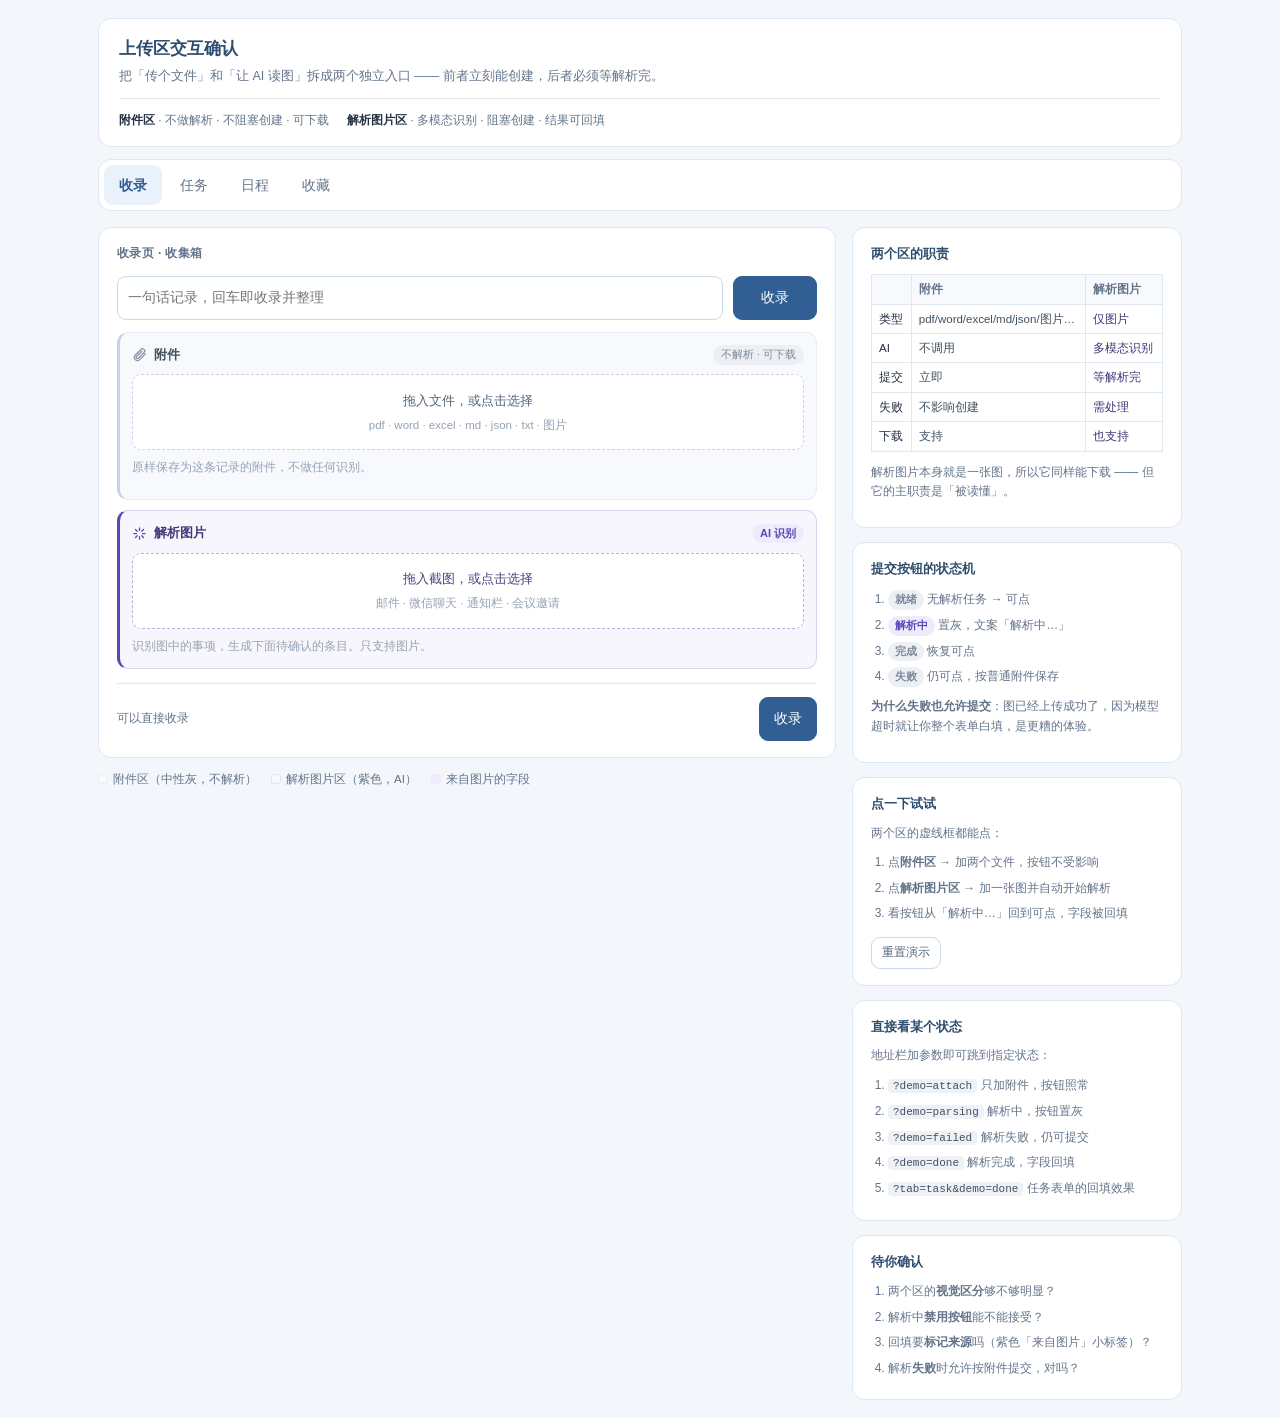
<file: personal-workbench/docs/prototype/上传区交互确认-v1大区块版.html>
<!DOCTYPE html>
<html lang="zh-CN">
<head>
<meta charset="UTF-8">
<meta name="viewport" content="width=device-width, initial-scale=1">
<title>上传区交互确认 · personal-workbench</title>
<style>
:root{
  --bg:#f3f6fa;--surface:#fff;--surface2:#edf3f9;--border:#dfe7ef;
  --text:#263142;--muted:#63748a;--blue:#4f79a9;--blue-dark:#315f94;
  --red:#a32d2d;--amber:#a96c1d;--green:#39745b;--purple:#534AB7;
  --ink-soft:#96a3b4;--r:13px;
}
*{box-sizing:border-box}
body{margin:0;background:var(--bg);color:var(--text);
  font-family:-apple-system,BlinkMacSystemFont,"Segoe UI",Roboto,"Microsoft YaHei",sans-serif;
  font-size:13.5px;line-height:1.6}
.app{max-width:1120px;margin:auto;padding:18px}

/* ---------- 顶部 ---------- */
.top{background:var(--surface);border:1px solid var(--border);border-radius:var(--r);padding:16px 20px}
.top h1{font-size:17px;margin:0 0 4px;color:#2e4d70}
.top p{margin:0;color:var(--muted);font-size:12.5px}
.top .rule{display:flex;gap:18px;flex-wrap:wrap;margin-top:12px;padding-top:12px;border-top:1px solid var(--border)}
.top .rule div{font-size:12px;color:var(--muted)}
.top .rule b{color:var(--text);font-weight:600}

/* ---------- Tab ---------- */
.tabs{display:flex;gap:3px;margin:12px 0 16px;padding:5px;background:var(--surface);
  border:1px solid var(--border);border-radius:var(--r);overflow:auto}
.tabs button{min-height:40px;white-space:nowrap;border:0;background:transparent;color:var(--muted);
  border-radius:9px;padding:8px 15px;cursor:pointer;font:inherit;font-size:13.5px}
.tabs button.active{background:#e9f1fa;color:var(--blue-dark);font-weight:600}

/* ---------- 布局 ---------- */
.layout{display:grid;grid-template-columns:minmax(0,1fr) 330px;gap:16px;align-items:start}
.card{background:var(--surface);border:1px solid var(--border);border-radius:var(--r);padding:16px 18px}
.card + .card{margin-top:14px}
.card-head{font-size:12px;font-weight:600;color:var(--muted);letter-spacing:.4px;margin-bottom:12px}

/* ---------- 表单 ---------- */
.field{display:block;margin-bottom:11px}
.label{display:block;font-size:11.5px;color:var(--muted);margin-bottom:5px}
input[type=text],textarea,select{width:100%;min-height:38px;padding:7px 10px;font:inherit;font-size:13.5px;
  border:1px solid #cbd8e6;border-radius:9px;background:#fff;color:var(--text)}
textarea{resize:vertical;line-height:1.7}
input:focus,textarea:focus,select:focus{outline:none;border-color:var(--blue);box-shadow:0 0 0 3px rgba(79,121,169,.13)}
.row2{display:grid;grid-template-columns:repeat(2,minmax(0,1fr));gap:10px}
.btn{min-height:44px;border:1px solid #cbd8e6;border-radius:9px;background:#fff;color:#52657b;
  padding:8px 14px;cursor:pointer;font:inherit;font-size:13.5px}
.btn:hover{background:var(--surface2)}
.btn.primary{background:var(--blue-dark);border-color:var(--blue-dark);color:#fff}
.btn.primary:hover{background:#2a5586}
.btn.primary:disabled{background:#b8c6d6;border-color:#b8c6d6;cursor:not-allowed}
.btn.sm{min-height:32px;padding:4px 10px;font-size:12px}

/* 字段来源标记 */
.from-img{display:inline-block;margin-left:6px;background:#efeafc;color:var(--purple);
  border-radius:99px;padding:0 7px;font-size:10.5px;font-weight:600;vertical-align:1px}

/* ---------- 上传区：公共 ---------- */
.zone{border-radius:11px;padding:12px;margin-bottom:10px}
.zone-head{display:flex;align-items:center;gap:7px;margin-bottom:9px}
.zone-title{font-size:13px;font-weight:600}
.zone-badge{margin-left:auto;font-size:11px;border-radius:99px;padding:1px 8px}
.zone-hint{margin:9px 0 0;font-size:11.5px;color:var(--ink-soft);line-height:1.55}
.drop{display:flex;flex-direction:column;align-items:center;justify-content:center;gap:4px;
  min-height:76px;border-radius:9px;cursor:pointer;text-align:center;padding:10px;transition:.16s}
.drop-main{font-size:13px}
.drop-sub{font-size:11.5px;color:var(--ink-soft)}

/* ---------- 区一：附件（中性灰） ---------- */
.zone-attach{background:#f7f9fc;border:1px solid #e6edf5;border-left:3px solid #c7d3e2}
.zone-attach .zone-title{color:#42505f}
.zone-attach .zone-badge{background:#eceff4;color:#7d8899}
.zone-attach .drop{border:1px dashed #c7d3e2;background:#fff;color:#52657b}
.zone-attach .drop:hover{border-color:var(--blue);border-style:solid;background:#f6fafd;color:var(--blue-dark)}
.zone-attach .drop.dragover{border-color:var(--blue);border-style:solid;background:#eaf2fb}

/* ---------- 区二：解析图片（紫色强调 + AI 标识） ---------- */
.zone-parse{background:#f8f6fd;border:1px solid #ddd5f0;border-left:3px solid var(--purple)}
.zone-parse .zone-title{color:#3f3877}
.zone-parse .zone-badge{background:#efeafc;color:var(--purple);font-weight:600}
.zone-parse .drop{border:1px dashed #b9aee6;background:#fff;color:#4a4180}
.zone-parse .drop:hover{border-color:var(--purple);border-style:solid;background:#f5f2fd}
.zone-parse .drop.dragover{border-color:var(--purple);border-style:solid;background:#efeafc}

/* 图标 */
.ico{width:15px;height:15px;flex:0 0 auto;display:block}
.ico.spark{color:var(--purple)}
.ico.paperclip{color:#8a94a6}

/* ---------- 已选文件 ---------- */
.files{display:flex;flex-direction:column;gap:6px;margin-top:10px}
.file{display:flex;align-items:center;gap:9px;background:#fff;border:1px solid #e8edf3;
  border-radius:9px;padding:7px 10px}
.file-ico{width:30px;height:30px;border-radius:7px;display:grid;place-items:center;
  font-size:9.5px;font-weight:700;flex:0 0 auto;letter-spacing:.3px}
.file-ico.pdf{background:#fdeceb;color:#a32d2d}
.file-ico.xls{background:#e9f5ee;color:#39745b}
.file-ico.doc{background:#e9f0fa;color:#315f94}
.file-ico.md{background:#f0eefb;color:#534AB7}
.file-ico.json{background:#fdf4e6;color:#a96c1d}
.file-ico.png{background:#f0f4f8;color:#5d6f86}
.file-name{flex:1;min-width:0;font-size:12.5px;overflow:hidden;text-overflow:ellipsis;white-space:nowrap}
.file-size{font-size:11px;color:var(--ink-soft);font-variant-numeric:tabular-nums}
.file-x{border:0;background:transparent;color:#9aa8b8;cursor:pointer;font-size:15px;
  line-height:1;padding:2px 5px;border-radius:6px}
.file-x:hover{background:#f0f3f7;color:var(--red)}

/* 解析缩略图 */
.shot{display:flex;gap:10px;background:#fff;border:1px solid #e6e2f4;border-radius:9px;padding:9px;margin-top:10px}
.shot-thumb{width:58px;height:58px;border-radius:8px;flex:0 0 auto;overflow:hidden;background:#eef1f5;position:relative}
.shot-meta{flex:1;min-width:0}
.shot-name{font-size:12.5px;font-weight:600;margin-bottom:3px}
.shot-state{font-size:11.5px;color:var(--muted);display:flex;align-items:center;gap:6px}
.spin{width:11px;height:11px;border:2px solid #d8d3ee;border-top-color:var(--purple);
  border-radius:50%;animation:sp .7s linear infinite;flex:0 0 auto}
@keyframes sp{to{transform:rotate(360deg)}}
.state-ok{color:var(--green);font-weight:600}
.state-err{color:var(--red);font-weight:600}
.shot-acts{display:flex;gap:5px;margin-top:7px}

/* 假聊天截图（纯 CSS 画，用于示意） */
.fake-chat{padding:4px;display:flex;flex-direction:column;gap:3px;background:#eceff4;height:100%}
.fake-chat i{display:block;height:6px;border-radius:3px}
.fake-chat i.l{width:70%;background:#c9d2dd}
.fake-chat i.r{width:58%;background:#b7cfe8;margin-left:auto}

/* ---------- 提交区 ---------- */
.submit-bar{display:flex;align-items:center;gap:10px;margin-top:14px;padding-top:13px;border-top:1px solid var(--border)}
.submit-note{flex:1;font-size:11.5px;color:var(--muted);line-height:1.5}
.submit-note.wait{color:var(--amber);font-weight:600}
.submit-note.err{color:var(--red);font-weight:600}

/* 解析结果卡 */
.result{margin-top:11px;border:1px solid #e6e2f4;background:#faf9fd;border-radius:11px;padding:12px}
.result-head{display:flex;align-items:center;gap:7px;font-size:12px;font-weight:600;color:#3f3877;margin-bottom:9px}
.ritem{background:#fff;border:1px solid #e8edf3;border-radius:9px;padding:9px 11px;margin-bottom:7px}
.ritem-top{display:flex;align-items:center;gap:7px;margin-bottom:4px}
.tagcat{font-size:10.5px;font-weight:700;border-radius:5px;padding:1px 6px}
.tagcat.task{background:#e9f0fa;color:#315f94}
.tagcat.schedule{background:#f0eefb;color:#534AB7}
.tagcat.favorite{background:#fdf4e6;color:#a96c1d}
.rfield{font-size:12px;color:#39424f;margin-top:3px}
.rfield span.k{color:var(--muted)}
.quote{margin-top:5px;padding:5px 8px;border-left:2px solid #c9bfe8;background:#f7f5fd;
  font-size:11.5px;color:#5b5480;border-radius:0 6px 6px 0}
.src{font-size:10.5px;border-radius:99px;padding:0 6px;margin-left:5px}
.src.extracted{background:#e9f5ee;color:#39745b}
.src.inferred{background:#fdf4e6;color:#a96c1d}
.src.missing{background:#f0f3f7;color:#8a94a6}

/* ---------- 右侧说明 ---------- */
.side h3{font-size:13px;margin:0 0 9px;color:#2e4d70}
.side p{margin:0 0 9px;font-size:12px;color:var(--muted);line-height:1.65}
.side ol{margin:0;padding-left:17px;font-size:12px;color:var(--muted);line-height:1.7}
.side li{margin-bottom:5px}
.side code{background:#eef2f7;border-radius:4px;padding:1px 5px;font-size:11px;color:#42505f}
.cmp{width:100%;border-collapse:collapse;font-size:11.5px;margin-bottom:11px}
.cmp th,.cmp td{border:1px solid var(--border);padding:5px 7px;text-align:left}
.cmp th{background:#f7f9fc;color:var(--muted);font-weight:600}
.cmp td.a{color:#42505f}
.cmp td.b{color:#3f3877}
.pill{display:inline-block;font-size:10.5px;border-radius:99px;padding:1px 7px;font-weight:600}
.pill.gray{background:#eceff4;color:#7d8899}
.pill.purple{background:#efeafc;color:var(--purple)}

.legend{display:flex;gap:14px;flex-wrap:wrap;margin-top:12px;font-size:11.5px;color:var(--muted)}
.legend span{display:flex;align-items:center;gap:5px}
.legend i{width:10px;height:10px;border-radius:3px;display:block}

@media(max-width:980px){
  .layout{grid-template-columns:1fr}
}
@media(max-width:640px){
  .row2{grid-template-columns:1fr}
  .app{padding:10px}
  .top .rule{gap:10px}
}
</style>
</head>
<body>
<div class="app">

  <header class="top">
    <h1>上传区交互确认</h1>
    <p>把「传个文件」和「让 AI 读图」拆成两个独立入口 —— 前者立刻能创建，后者必须等解析完。</p>
    <div class="rule">
      <div><b>附件区</b> · 不做解析 · 不阻塞创建 · 可下载</div>
      <div><b>解析图片区</b> · 多模态识别 · 阻塞创建 · 结果可回填</div>
    </div>
  </header>

  <nav class="tabs" id="tabs">
    <button data-tab="inbox" class="active">收录</button>
    <button data-tab="task">任务</button>
    <button data-tab="event">日程</button>
    <button data-tab="favorite">收藏</button>
  </nav>

  <div class="layout">
    <main>

      <!-- ================= 收录 ================= -->
      <section class="card panel" data-panel="inbox">
        <div class="card-head">收录页 · 收集箱</div>
        <div class="row2" style="grid-template-columns:minmax(0,1fr) auto">
          <input type="text" placeholder="一句话记录，回车即收录并整理">
          <button class="btn primary" style="min-width:84px">收录</button>
        </div>

        <div class="zone zone-attach" style="margin-top:12px">
          <div class="zone-head">
            <svg class="ico paperclip" viewBox="0 0 24 24" fill="none" stroke="currentColor" stroke-width="2" stroke-linecap="round"><path d="M21.4 11.05 12.25 20.2a5 5 0 0 1-7.07-7.07l9.19-9.19a3.5 3.5 0 0 1 4.95 4.95l-9.2 9.19a2 2 0 0 1-2.83-2.83l8.49-8.48"/></svg>
            <span class="zone-title">附件</span>
            <span class="zone-badge">不解析 · 可下载</span>
          </div>
          <div class="drop" data-drop="attach">
            <span class="drop-main">拖入文件，或点击选择</span>
            <span class="drop-sub">pdf · word · excel · md · json · txt · 图片</span>
          </div>
          <p class="zone-hint">原样保存为这条记录的附件，不做任何识别。</p>
          <div class="files" data-files="attach"></div>
        </div>

        <div class="zone zone-parse">
          <div class="zone-head">
            <svg class="ico spark" viewBox="0 0 24 24" fill="none" stroke="currentColor" stroke-width="2" stroke-linecap="round" stroke-linejoin="round"><path d="M12 3v4M12 17v4M3 12h4M17 12h4M5.6 5.6l2.8 2.8M15.6 15.6l2.8 2.8M18.4 5.6l-2.8 2.8M8.4 15.6l-2.8 2.8"/></svg>
            <span class="zone-title">解析图片</span>
            <span class="zone-badge">AI 识别</span>
          </div>
          <div class="drop" data-drop="parse">
            <span class="drop-main">拖入截图，或点击选择</span>
            <span class="drop-sub">邮件 · 微信聊天 · 通知栏 · 会议邀请</span>
          </div>
          <p class="zone-hint">识别图中的事项，生成下面待确认的条目。只支持图片。</p>
          <div data-shots="parse"></div>
          <div class="result" data-result style="display:none"></div>
        </div>

        <div class="submit-bar">
          <span class="submit-note" data-note>可以直接收录</span>
          <button class="btn primary" data-submit>收录</button>
        </div>
      </section>

      <!-- ================= 任务 ================= -->
      <section class="card panel" data-panel="task" hidden>
        <div class="card-head">任务页 · 新建任务</div>
        <label class="field"><span class="label">标题</span>
          <input type="text" data-fill="taskTitle" placeholder="要做什么"></label>
        <div class="row2">
          <label class="field"><span class="label">优先级</span>
            <select><option>P2</option><option>P1</option><option>P0</option><option>P3</option></select></label>
          <label class="field"><span class="label">截止日期</span>
            <input type="text" data-fill="taskDue" placeholder="YYYY-MM-DD"></label>
        </div>
        <label class="field"><span class="label">备注</span>
          <textarea rows="2" data-fill="taskNote" placeholder="补充说明"></textarea></label>

        <div class="zone zone-attach">
          <div class="zone-head">
            <svg class="ico paperclip" viewBox="0 0 24 24" fill="none" stroke="currentColor" stroke-width="2" stroke-linecap="round"><path d="M21.4 11.05 12.25 20.2a5 5 0 0 1-7.07-7.07l9.19-9.19a3.5 3.5 0 0 1 4.95 4.95l-9.2 9.19a2 2 0 0 1-2.83-2.83l8.49-8.48"/></svg>
            <span class="zone-title">附件</span>
            <span class="zone-badge">不解析 · 可下载</span>
          </div>
          <div class="drop" data-drop="attach">
            <span class="drop-main">拖入文件，或点击选择</span>
            <span class="drop-sub">pdf · word · excel · md · json · txt · 图片</span>
          </div>
          <p class="zone-hint">随任务保存，创建后可从任务详情里下载。</p>
          <div class="files" data-files="attach"></div>
        </div>

        <div class="zone zone-parse">
          <div class="zone-head">
            <svg class="ico spark" viewBox="0 0 24 24" fill="none" stroke="currentColor" stroke-width="2" stroke-linecap="round" stroke-linejoin="round"><path d="M12 3v4M12 17v4M3 12h4M17 12h4M5.6 5.6l2.8 2.8M15.6 15.6l2.8 2.8M18.4 5.6l-2.8 2.8M8.4 15.6l-2.8 2.8"/></svg>
            <span class="zone-title">解析图片</span>
            <span class="zone-badge">AI 识别</span>
          </div>
          <div class="drop" data-drop="parse">
            <span class="drop-main">拖入截图，或点击选择</span>
            <span class="drop-sub">比如一封要求你交数据的邮件</span>
          </div>
          <p class="zone-hint">识别出标题、截止时间、对方后自动填入上方字段，已填的内容不会被覆盖。</p>
          <div data-shots="parse"></div>
        </div>

        <div class="submit-bar">
          <span class="submit-note" data-note>可以直接创建</span>
          <button class="btn primary" data-submit>新建任务</button>
        </div>
      </section>

      <!-- ================= 日程 ================= -->
      <section class="card panel" data-panel="event" hidden>
        <div class="card-head">日程页 · 新建日程</div>
        <label class="field"><span class="label">标题</span>
          <input type="text" data-fill="evTitle" placeholder="日程标题"></label>
        <div class="row2">
          <label class="field"><span class="label">日期</span>
            <input type="text" data-fill="evDate" placeholder="YYYY-MM-DD"></label>
          <label class="field"><span class="label">类型</span>
            <select><option>会议</option><option>深度块</option><option>其他</option></select></label>
        </div>
        <div class="row2">
          <label class="field"><span class="label">开始</span>
            <input type="text" data-fill="evStart" placeholder="HH:mm"></label>
          <label class="field"><span class="label">结束</span>
            <input type="text" data-fill="evEnd" placeholder="HH:mm"></label>
        </div>

        <div class="zone zone-attach">
          <div class="zone-head">
            <svg class="ico paperclip" viewBox="0 0 24 24" fill="none" stroke="currentColor" stroke-width="2" stroke-linecap="round"><path d="M21.4 11.05 12.25 20.2a5 5 0 0 1-7.07-7.07l9.19-9.19a3.5 3.5 0 0 1 4.95 4.95l-9.2 9.19a2 2 0 0 1-2.83-2.83l8.49-8.48"/></svg>
            <span class="zone-title">附件</span>
            <span class="zone-badge">不解析 · 可下载</span>
          </div>
          <div class="drop" data-drop="attach">
            <span class="drop-main">拖入文件，或点击选择</span>
            <span class="drop-sub">会议纪要 · 议程 · 相关文档</span>
          </div>
          <p class="zone-hint">随日程保存，比如把会议议程挂在日程上。</p>
          <div class="files" data-files="attach"></div>
        </div>

        <div class="zone zone-parse">
          <div class="zone-head">
            <svg class="ico spark" viewBox="0 0 24 24" fill="none" stroke="currentColor" stroke-width="2" stroke-linecap="round" stroke-linejoin="round"><path d="M12 3v4M12 17v4M3 12h4M17 12h4M5.6 5.6l2.8 2.8M15.6 15.6l2.8 2.8M18.4 5.6l-2.8 2.8M8.4 15.6l-2.8 2.8"/></svg>
            <span class="zone-title">解析图片</span>
            <span class="zone-badge">AI 识别</span>
          </div>
          <div class="drop" data-drop="parse">
            <span class="drop-main">拖入截图，或点击选择</span>
            <span class="drop-sub">比如一张会议邀请或日程通知</span>
          </div>
          <p class="zone-hint">识别时间、地点、参与人，自动填入上方字段。</p>
          <div data-shots="parse"></div>
        </div>

        <div class="submit-bar">
          <span class="submit-note" data-note>可以直接创建</span>
          <button class="btn primary" data-submit>新建日程</button>
        </div>
      </section>

      <!-- ================= 收藏 ================= -->
      <section class="card panel" data-panel="favorite" hidden>
        <div class="card-head">收藏页 · 新建收藏</div>
        <label class="field"><span class="label">标题</span>
          <input type="text" data-fill="favoriteTitle" placeholder="标题（可空）"></label>
        <label class="field"><span class="label">正文</span>
          <textarea rows="3" data-fill="favoriteContent" placeholder="正文（与标题至少写一项）"></textarea></label>
        <div class="row2">
          <label class="field"><span class="label">标签</span>
            <input type="text" placeholder="逗号分隔"></label>
          <label class="field"><span class="label">空间</span>
            <select><option>自动</option><option>工作</option><option>生活</option></select></label>
        </div>

        <div class="zone zone-attach">
          <div class="zone-head">
            <svg class="ico paperclip" viewBox="0 0 24 24" fill="none" stroke="currentColor" stroke-width="2" stroke-linecap="round"><path d="M21.4 11.05 12.25 20.2a5 5 0 0 1-7.07-7.07l9.19-9.19a3.5 3.5 0 0 1 4.95 4.95l-9.2 9.19a2 2 0 0 1-2.83-2.83l8.49-8.48"/></svg>
            <span class="zone-title">附件</span>
            <span class="zone-badge">不解析 · 可下载</span>
          </div>
          <div class="drop" data-drop="attach">
            <span class="drop-main">拖入文件，或点击选择</span>
            <span class="drop-sub">pdf · word · excel · md · json · txt · 图片</span>
          </div>
          <p class="zone-hint">随收藏保存。</p>
          <div class="files" data-files="attach"></div>
        </div>

        <div class="zone zone-parse">
          <div class="zone-head">
            <svg class="ico spark" viewBox="0 0 24 24" fill="none" stroke="currentColor" stroke-width="2" stroke-linecap="round" stroke-linejoin="round"><path d="M12 3v4M12 17v4M3 12h4M17 12h4M5.6 5.6l2.8 2.8M15.6 15.6l2.8 2.8M18.4 5.6l-2.8 2.8M8.4 15.6l-2.8 2.8"/></svg>
            <span class="zone-title">解析图片</span>
            <span class="zone-badge">AI 识别</span>
          </div>
          <div class="drop" data-drop="parse">
            <span class="drop-main">拖入截图，或点击选择</span>
            <span class="drop-sub">比如一段聊天记录或一张便签</span>
          </div>
          <p class="zone-hint">把图中的文字识别出来填进正文，你可以在上面直接改。</p>
          <div data-shots="parse"></div>
        </div>

        <div class="submit-bar">
          <span class="submit-note" data-note>可以直接创建</span>
          <button class="btn primary" data-submit>新建收藏</button>
        </div>
      </section>

      <div class="legend">
        <span><i style="background:#f7f9fc;border:1px solid #e6edf5"></i> 附件区（中性灰，不解析）</span>
        <span><i style="background:#faf9fd;border:1px solid #e6e2f4"></i> 解析图片区（紫色，AI）</span>
        <span><i style="background:#efeafc"></i> 来自图片的字段</span>
      </div>
    </main>

    <aside class="side">
      <div class="card">
        <h3>两个区的职责</h3>
        <table class="cmp">
          <tr><th></th><th>附件</th><th>解析图片</th></tr>
          <tr><td>类型</td><td class="a">pdf/word/excel/md/json/图片…</td><td class="b">仅图片</td></tr>
          <tr><td>AI</td><td class="a">不调用</td><td class="b">多模态识别</td></tr>
          <tr><td>提交</td><td class="a">立即</td><td class="b">等解析完</td></tr>
          <tr><td>失败</td><td class="a">不影响创建</td><td class="b">需处理</td></tr>
          <tr><td>下载</td><td class="a">支持</td><td class="b">也支持</td></tr>
        </table>
        <p>解析图片本身就是一张图，所以它同样能下载 —— 但它的主职责是「被读懂」。</p>
      </div>

      <div class="card">
        <h3>提交按钮的状态机</h3>
        <ol>
          <li><span class="pill gray">就绪</span> 无解析任务 → 可点</li>
          <li><span class="pill purple">解析中</span> 置灰，文案「解析中…」</li>
          <li><span class="pill gray">完成</span> 恢复可点</li>
          <li><span class="pill gray">失败</span> 仍可点，按普通附件保存</li>
        </ol>
        <p style="margin-top:10px"><b>为什么失败也允许提交</b>：图已经上传成功了，因为模型超时就让你整个表单白填，是更糟的体验。</p>
      </div>

      <div class="card">
        <h3>点一下试试</h3>
        <p>两个区的虚线框都能点：</p>
        <ol>
          <li>点<b>附件区</b> → 加两个文件，按钮不受影响</li>
          <li>点<b>解析图片区</b> → 加一张图并自动开始解析</li>
          <li>看按钮从「解析中…」回到可点，字段被回填</li>
        </ol>
        <button class="btn sm" id="reset" style="margin-top:8px">重置演示</button>
      </div>

      <div class="card">
        <h3>直接看某个状态</h3>
        <p>地址栏加参数即可跳到指定状态：</p>
        <ol>
          <li><code>?demo=attach</code> 只加附件，按钮照常</li>
          <li><code>?demo=parsing</code> 解析中，按钮置灰</li>
          <li><code>?demo=failed</code> 解析失败，仍可提交</li>
          <li><code>?demo=done</code> 解析完成，字段回填</li>
          <li><code>?tab=task&amp;demo=done</code> 任务表单的回填效果</li>
        </ol>
      </div>

      <div class="card">
        <h3>待你确认</h3>
        <ol>
          <li>两个区的<b>视觉区分</b>够不够明显？</li>
          <li>解析中<b>禁用按钮</b>能不能接受？</li>
          <li>回填要<b>标记来源</b>吗（紫色「来自图片」小标签）？</li>
          <li>解析<b>失败</b>时允许按附件提交，对吗？</li>
        </ol>
      </div>
    </aside>
  </div>
</div>

<script>
(function () {
  var ATTACH_SAMPLES = [
    { name: '2026Q3销售数据.xlsx', size: '284 KB', kind: 'xls', tag: 'XLS' },
    { name: '产品需求文档.pdf',    size: '1.2 MB', kind: 'pdf', tag: 'PDF' }
  ];
  var attachCursor = 0;

  function el(html) {
    var d = document.createElement('div');
    d.innerHTML = html.trim();
    return d.firstChild;
  }

  /* ---------- 附件区：加文件 ---------- */
  function addAttach(panel) {
    var box = panel.querySelector('[data-files="attach"]');
    var sample = ATTACH_SAMPLES[attachCursor % ATTACH_SAMPLES.length];
    attachCursor++;
    var node = el(
      '<div class="file">' +
        '<span class="file-ico ' + sample.kind + '">' + sample.tag + '</span>' +
        '<span class="file-name">' + sample.name + '</span>' +
        '<span class="file-size">' + sample.size + '</span>' +
        '<button class="file-x" title="移除">&times;</button>' +
      '</div>');
    node.querySelector('.file-x').addEventListener('click', function () { node.remove(); });
    box.appendChild(node);
    flash(panel, '已添加附件：' + sample.name);
  }

  /* ---------- 解析区：加图 + 走解析流程 ---------- */
  /* mode: 省略=正常（2.2s 后完成） | 'instant'=立即完成 | 'freeze'=停在「解析中」 */
  function addShot(panel, mode) {
    var box = panel.querySelector('[data-shots="parse"]');
    if (box.querySelector('.shot')) { flash(panel, '这个演示只放一张解析图片'); return; }

    var node = el(
      '<div class="shot">' +
        '<span class="shot-thumb"><span class="fake-chat"><i class="l"></i><i class="r"></i><i class="l"></i><i class="r"></i></span></span>' +
        '<span class="shot-meta">' +
          '<span class="shot-name">微信聊天记录.png</span>' +
          '<span class="shot-state" data-state><span class="spin"></span>正在解析…</span>' +
        '</span>' +
      '</div>');
    node.querySelector('.shot-name').innerHTML += '<span class="file-size" style="margin-left:6px">412 KB</span>';
    box.appendChild(node);

    if (mode === 'freeze') {
      setSubmit(panel, 'wait');
      setNote(panel, '正在解析图片，请稍候（约 3–10 秒）…', 'wait');
      return;
    }

    if (mode === 'failed') {
      var st0 = node.querySelector('[data-state]');
      st0.className = 'shot-state state-err';
      st0.textContent = '解析失败 · 识别服务超时';
      node.querySelector('.shot-meta').appendChild(el(
        '<span class="shot-acts">' +
          '<button class="btn sm" type="button">重试</button>' +
          '<button class="btn sm" type="button">移除</button>' +
        '</span>'));
      /* 失败也允许提交：图已上传成功，不该让整个表单白填 */
      setSubmit(panel, 'ready');
      setNote(panel, '解析失败，图片仍会作为附件保存', 'err');
      return;
    }

    /* 解析中：按钮置灰 */
    setSubmit(panel, 'wait');
    setNote(panel, '正在解析图片，请稍候（约 3–10 秒）…', 'wait');

    var done = function () {
      fillResult(panel);
      var st = node.querySelector('[data-state]');
      st.className = 'shot-state state-ok';
      st.textContent = '解析完成 · 识别为微信聊天记录';
      setSubmit(panel, 'ready');
      setNote(panel, panel.dataset.panel === 'inbox' ? '解析完成，请确认下方条目' : '解析完成，已填入上方字段', '');
    };
    if (mode === 'instant') done();
    else setTimeout(done, 2200);
  }

  /* ---------- 解析结果：回填 / 确认卡 ---------- */
  function fillResult(panel) {
    var tab = panel.dataset.panel;

    if (tab === 'inbox') {
      var box = panel.querySelector('[data-result]');
      box.style.display = '';
      box.innerHTML =
        '<div class="result-head">' +
          '<svg class="ico spark" viewBox="0 0 24 24" fill="none" stroke="currentColor" stroke-width="2" stroke-linecap="round" stroke-linejoin="round">' +
          '<path d="M12 3v4M12 17v4M3 12h4M17 12h4M5.6 5.6l2.8 2.8M15.6 15.6l2.8 2.8M18.4 5.6l-2.8 2.8M8.4 15.6l-2.8 2.8"/></svg>' +
          '识别为微信聊天记录 · 共 2 条，已勾选 1 条</div>' +
        '<div class="ritem">' +
          '<div class="ritem-top"><input type="checkbox" checked><span class="tagcat task">任务</span>' +
            '<b style="font-size:12.5px">给老王发销售数据</b></div>' +
          '<div class="rfield"><span class="k">对方：</span>老王</div>' +
          '<div class="rfield"><span class="k">截止：</span>2026-09-16' +
            '<span class="src inferred">根据「明天下午」推算</span></div>' +
          '<div class="quote">「我：明天下午发你」</div>' +
        '</div>' +
        '<div class="ritem" style="opacity:.62">' +
          '<div class="ritem-top"><input type="checkbox"><span class="tagcat favorite">收藏</span>' +
            '<b style="font-size:12.5px">销售数据相关讨论</b></div>' +
          '<div class="rfield"><span class="k">原文：</span>那个销售数据你看下</div>' +
          '<div class="quote">「老王：那个销售数据你看下」</div>' +
        '</div>';
      return;
    }

    /* 表单入口：回填，只填空字段 */
    var map = {
      task:  { taskTitle: '给老王发销售数据', taskDue: '2026-09-16', taskNote: '老王催销售数据，答应明天下午发他' },
      event: { evTitle: '与老王对齐销售数据', evDate: '2026-09-16', evStart: '14:00', evEnd: '14:30' },
      favorite:  { favoriteContent: '老王：那个销售数据你什么时候给我\n我：明天下午发你' }
    }[tab];

    Object.keys(map).forEach(function (key) {
      var input = panel.querySelector('[data-fill="' + key + '"]');
      if (!input) return;
      if (input.value.trim() !== '') return;   /* 只填空字段，不覆盖 */
      input.value = map[key];
      markFromImage(input, key + '-badge');
    });
  }

  function markFromImage(input, id) {
    if (input.parentNode.querySelector('[data-badge="' + id + '"]')) return;
    var badge = el('<span class="from-img" data-badge="' + id + '">来自图片</span>');
    var label = input.parentNode.querySelector('.label');
    if (label) label.appendChild(badge);
    input.addEventListener('input', function handler() {
      var b = input.parentNode.querySelector('[data-badge="' + id + '"]');
      if (b) b.remove();
      input.removeEventListener('input', handler);
    });
  }

  /* ---------- 提交区状态 ---------- */
  function setSubmit(panel, state) {
    var btn = panel.querySelector('[data-submit]');
    var label = btn.dataset.label || btn.textContent;
    btn.dataset.label = label;
    btn.disabled = state === 'wait';
    btn.textContent = state === 'wait' ? '解析中…' : label;
  }
  function setNote(panel, text, cls) {
    var note = panel.querySelector('[data-note]');
    note.textContent = text;
    note.className = 'submit-note' + (cls ? ' ' + cls : '');
  }
  function flash(panel, text) {
    setNote(panel, text, '');
  }

  /* ---------- 供重置用：记录初始文案 ---------- */
  document.querySelectorAll('[data-submit]').forEach(function (b) { b.dataset.label = b.textContent; });
  document.querySelectorAll('.submit-note').forEach(function (n) { n.dataset.initial = n.textContent; });
  document.querySelectorAll('.panel').forEach(function (p) { p.dataset.initialNote = p.querySelector('[data-note]').textContent; });

  /* ---------- Tab 切换 ---------- */
  document.getElementById('tabs').addEventListener('click', function (e) {
    var btn = e.target.closest('button');
    if (!btn) return;
    document.querySelectorAll('#tabs button').forEach(function (b) { b.classList.remove('active'); });
    btn.classList.add('active');
    document.querySelectorAll('.panel').forEach(function (p) {
      p.hidden = p.dataset.panel !== btn.dataset.tab;
    });
  });

  /* ---------- 拖拽 / 点击 ---------- */
  document.addEventListener('click', function (e) {
    var drop = e.target.closest('.drop');
    if (!drop) return;
    var panel = drop.closest('.panel');
    if (drop.dataset.drop === 'attach') addAttach(panel);
    else addShot(panel);
  });

  document.querySelectorAll('.drop').forEach(function (drop) {
    drop.addEventListener('dragover', function (e) { e.preventDefault(); drop.classList.add('dragover'); });
    drop.addEventListener('dragleave', function () { drop.classList.remove('dragover'); });
    drop.addEventListener('drop', function (e) {
      e.preventDefault();
      drop.classList.remove('dragover');
      var panel = drop.closest('.panel');
      if (drop.dataset.drop === 'attach') addAttach(panel);
      else addShot(panel);
    });
  });

  /* ---------- 重置 ---------- */
  document.getElementById('reset').addEventListener('click', function () {
    attachCursor = 0;
    document.querySelectorAll('.panel').forEach(function (p) {
      p.querySelectorAll('[data-files="attach"] .file').forEach(function (f) { f.remove(); });
      p.querySelectorAll('[data-shots="parse"] .shot').forEach(function (s) { s.remove(); });
      var r = p.querySelector('[data-result]'); if (r) { r.innerHTML = ''; r.style.display = 'none'; }
      p.querySelectorAll('[data-fill]').forEach(function (i) { i.value = ''; });
      p.querySelectorAll('[data-badge]').forEach(function (b) { b.remove(); });
      setSubmit(p, 'ready');
      setNote(p, p.dataset.initialNote, '');
    });
  });

  /* ---------- URL 参数驱动：?tab=task&demo=done 可直接看到指定状态 -------------- */
  (function bootDemo() {
    var q = new URLSearchParams(location.search);
    var tab = q.get('tab') || 'inbox';
    var demo = q.get('demo');
    if (tab !== 'inbox') {
      var btn = document.querySelector('#tabs button[data-tab="' + tab + '"]');
      if (btn) btn.click();
    }
    if (!demo) return;
    var panel = document.querySelector('.panel[data-panel="' + tab + '"]');
    if (!panel) return;
    if (demo === 'attach' || demo === 'both') { addAttach(panel); addAttach(panel); }
    if (demo === 'parsing') addShot(panel, 'freeze');
    if (demo === 'failed') addShot(panel, 'failed');
    if (demo === 'done' || demo === 'both') addShot(panel, 'instant');
  })();
})();
</script>
</body>
</html>
</file>
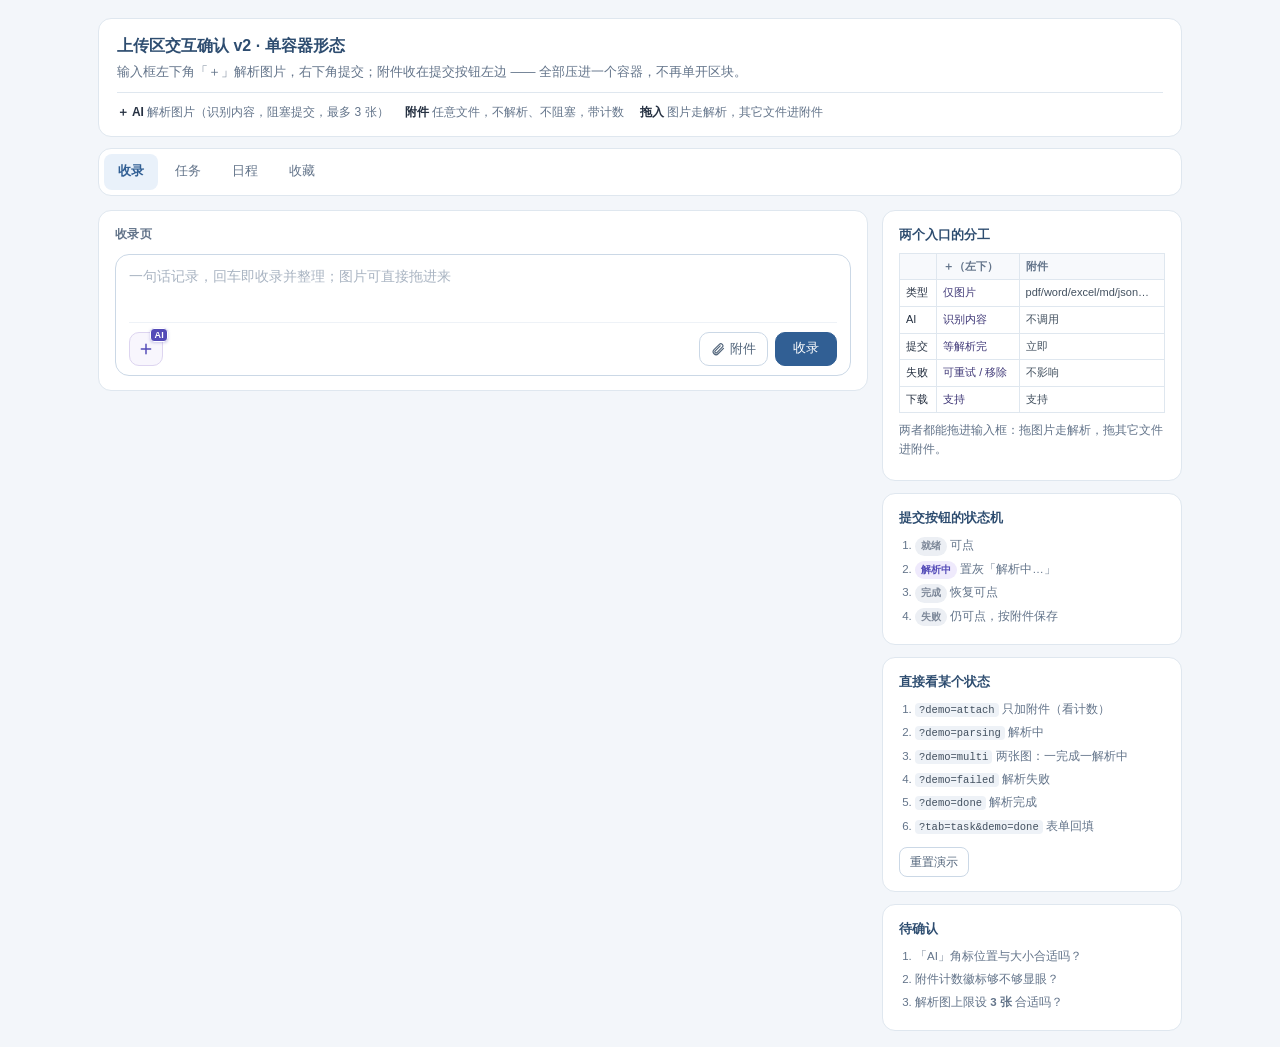
<file: personal-workbench/docs/prototype/上传区交互确认.html>
<!DOCTYPE html>
<html lang="zh-CN">
<head>
<meta charset="UTF-8">
<meta name="viewport" content="width=device-width, initial-scale=1">
<title>上传区交互确认 v2 · personal-workbench</title>
<style>
:root{
  --bg:#f3f6fa;--surface:#fff;--surface2:#edf3f9;--border:#dfe7ef;
  --text:#263142;--muted:#63748a;--blue:#4f79a9;--blue-dark:#315f94;
  --red:#a32d2d;--amber:#a96c1d;--green:#39745b;--purple:#534AB7;
  --ink-soft:#96a3b4;--r:13px;
}
*{box-sizing:border-box}
body{margin:0;background:var(--bg);color:var(--text);
  font-family:-apple-system,BlinkMacSystemFont,"Segoe UI",Roboto,"Microsoft YaHei",sans-serif;
  font-size:13.5px;line-height:1.6}
.app{max-width:1120px;margin:auto;padding:18px}

/* ---------- 顶部 ---------- */
.top{background:var(--surface);border:1px solid var(--border);border-radius:var(--r);padding:14px 18px}
.top h1{font-size:16px;margin:0 0 3px;color:#2e4d70}
.top p{margin:0;color:var(--muted);font-size:12.5px}
.top .rule{display:flex;gap:16px;flex-wrap:wrap;margin-top:10px;padding-top:10px;border-top:1px solid var(--border);font-size:12px;color:var(--muted)}
.top .rule b{color:var(--text);font-weight:600}

/* ---------- Tab ---------- */
.tabs{display:flex;gap:3px;margin:11px 0 14px;padding:5px;background:var(--surface);
  border:1px solid var(--border);border-radius:var(--r);overflow:auto}
.tabs button{min-height:36px;white-space:nowrap;border:0;background:transparent;color:var(--muted);
  border-radius:8px;padding:7px 14px;cursor:pointer;font:inherit;font-size:13px}
.tabs button.active{background:#e9f1fa;color:var(--blue-dark);font-weight:600}

.layout{display:grid;grid-template-columns:minmax(0,1fr) 300px;gap:14px;align-items:start}
.card{background:var(--surface);border:1px solid var(--border);border-radius:var(--r);padding:14px 16px}
.card + .card{margin-top:12px}
.card-head{font-size:12px;font-weight:600;color:var(--muted);letter-spacing:.4px;margin-bottom:10px}

/* ================= 核心：单容器输入框 ================= */
.cbox{
  border:1px solid #cbd8e6;border-radius:14px;background:#fff;
  padding:11px 13px 9px;
  transition:border-color .18s,box-shadow .18s,background .18s;
}
.cbox:focus-within{border-color:var(--blue);box-shadow:0 0 0 3px rgba(79,121,169,.13)}
.cbox.dragover{border:1px dashed var(--purple);background:#faf9ff;box-shadow:0 0 0 3px rgba(83,74,183,.10)}
.cbox textarea.plain{
  display:block;width:100%;border:0;background:transparent;padding:0;resize:none;
  font:inherit;font-size:13.5px;line-height:1.7;color:var(--text);outline:none;
}
.cbox textarea.plain::placeholder{color:#a9b4c2}

/* 表单页的字段（轻边框，保持结构感） */
.ff{margin-bottom:9px}
.ff:last-of-type{margin-bottom:0}
.ff > label{display:block;font-size:11px;color:var(--muted);margin-bottom:4px}
.f-in,.f-sel,.f-area{width:100%;min-height:34px;padding:6px 9px;font:inherit;font-size:13px;
  border:1px solid #e2e9f1;border-radius:8px;background:#fbfcfe;color:var(--text)}
.f-area{min-height:54px;resize:vertical;line-height:1.6}
.f-in:focus,.f-sel:focus,.f-area:focus{outline:none;border-color:var(--blue);background:#fff;box-shadow:0 0 0 3px rgba(79,121,169,.10)}
.f2{display:grid;grid-template-columns:repeat(2,minmax(0,1fr));gap:9px}

/* ---------- 缩略图 / 附件 chip ---------- */
.chips{display:flex;flex-wrap:wrap;gap:6px;margin-top:9px}
.chips:empty{display:none}

.shot{position:relative;width:46px;height:46px;border-radius:10px;overflow:hidden;
  border:1px solid #e0daf3;background:#eef1f5;flex:0 0 auto}
.shot .ph{display:flex;flex-direction:column;gap:3px;padding:5px;height:100%;background:#eceff4}
.shot .ph i{display:block;height:5px;border-radius:3px}
.shot .ph i.l{width:72%;background:#c9d2dd}
.shot .ph i.r{width:56%;background:#b7cfe8;margin-left:auto}
.shot .no{position:absolute;top:0;left:0;padding:0 5px;background:rgba(38,49,66,.78);
  color:#fff;font-size:10px;font-weight:600;line-height:15px;
  border-bottom-right-radius:7px;pointer-events:none}
.shot .x{position:absolute;top:0;right:0;width:16px;height:16px;border:0;padding:0;
  background:rgba(38,49,66,.62);color:#fff;font-size:11px;line-height:16px;cursor:pointer;
  border-bottom-left-radius:6px}
.shot .x:hover{background:var(--red)}
.shot .mask{position:absolute;inset:0;display:grid;place-items:center;background:rgba(255,255,255,.75)}
.shot .ok{position:absolute;bottom:0;right:0;width:15px;height:15px;background:var(--green);
  color:#fff;font-size:10px;line-height:15px;text-align:center;border-top-left-radius:6px}
.shot.err{border-color:#e8b4b4}
.shot.err .bang{position:absolute;bottom:0;right:0;width:15px;height:15px;background:var(--red);
  color:#fff;font-size:10px;line-height:15px;text-align:center;border-top-left-radius:6px}

.spin{width:13px;height:13px;border:2px solid #d8d3ee;border-top-color:var(--purple);
  border-radius:50%;animation:sp .7s linear infinite}
@keyframes sp{to{transform:rotate(360deg)}}

.achip{display:inline-flex;align-items:center;gap:7px;height:46px;max-width:210px;
  padding:0 8px 0 9px;border:1px solid #e6edf5;border-radius:10px;background:#f7f9fc;flex:0 0 auto}
.achip .k{font-size:9px;font-weight:700;border-radius:4px;padding:2px 4px;flex:0 0 auto;letter-spacing:.3px}
.achip .k.pdf{background:#fdeceb;color:#a32d2d}
.achip .k.xls{background:#e9f5ee;color:#39745b}
.achip .k.doc{background:#e9f0fa;color:#315f94}
.achip .k.md{background:#f0eefb;color:#534AB7}
.achip .k.json{background:#fdf4e6;color:#a96c1d}
.achip .n{font-size:11.5px;overflow:hidden;text-overflow:ellipsis;white-space:nowrap}
.achip .s{font-size:10.5px;color:var(--ink-soft);flex:0 0 auto}
.achip .x{border:0;background:transparent;color:#9aa8b8;cursor:pointer;font-size:14px;
  line-height:1;padding:0 2px;flex:0 0 auto}
.achip .x:hover{color:var(--red)}

/* ---------- 工具栏 ---------- */
.tbar{display:flex;align-items:center;gap:7px;margin-top:10px;padding-top:9px;border-top:1px solid #eef2f7}
.tbar .gap{flex:1}
.plus{position:relative;width:34px;height:34px;flex:0 0 auto;display:grid;place-items:center;padding:0;
  border:1px solid #ddd5f0;border-radius:10px;background:#f8f6fd;color:var(--purple);cursor:pointer;
  transition:background .16s,border-color .16s,transform .16s}
.plus:hover{background:#efeafc;border-color:var(--purple)}
.plus svg{width:16px;height:16px}
.plus[disabled]{opacity:.5;cursor:not-allowed}
/* 「AI」角标：贴右上角，白描边让它从按钮上「浮」起来 */
.plus .ai{position:absolute;top:-5px;right:-6px;padding:1px 3px;border-radius:4px;
  background:var(--purple);color:#fff;font-size:9px;font-weight:700;letter-spacing:.3px;
  line-height:1.15;border:1.5px solid #fff;pointer-events:none;
  box-shadow:0 1px 3px rgba(83,74,183,.28)}
.attach .cnt{min-width:16px;height:16px;line-height:16px;text-align:center;padding:0 4px;
  background:#e9f1fa;color:var(--blue-dark);border-radius:99px;font-size:10.5px;font-weight:700}
.attach .cnt[hidden]{display:none}
.attach{display:inline-flex;align-items:center;gap:5px;min-height:34px;padding:0 11px;
  border:1px solid #cbd8e6;border-radius:10px;background:#fff;color:#52657b;
  font:inherit;font-size:12.5px;cursor:pointer;transition:background .16s,color .16s}
.attach:hover{background:var(--surface2);color:var(--blue-dark)}
.attach svg{width:14px;height:14px}
.go{min-height:34px;padding:0 17px;border:1px solid var(--blue-dark);border-radius:10px;
  background:var(--blue-dark);color:#fff;font:inherit;font-size:13px;cursor:pointer;
  transition:background .16s}
.go:hover{background:#2a5586}
.go:disabled{background:#b8c6d6;border-color:#b8c6d6;cursor:not-allowed}

/* ---------- 状态提示条 ---------- */
.status{display:none;align-items:center;gap:6px;margin-top:8px;font-size:11.5px}
.status.show{display:flex}
.status.wait{color:var(--amber)}
.status.err{color:var(--red)}
.status.done{color:var(--green)}

/* ---------- 解析结果（收录页） ---------- */
.res{margin-top:9px;padding-top:9px;border-top:1px dashed #e6e2f4}
.res-h{font-size:11.5px;font-weight:600;color:#3f3877;margin-bottom:5px}
.ri{display:flex;align-items:flex-start;gap:6px;font-size:12.5px;padding:2px 0}
.ri input{margin:3px 0 0}
.ri .fig{font-size:9.5px;font-weight:700;background:#eef1f6;color:#7d8899;
  border-radius:4px;padding:1px 4px;flex:0 0 auto;margin-top:2px}
.tagcat{font-size:10px;font-weight:700;border-radius:4px;padding:1px 5px;flex:0 0 auto;margin-top:1px}
.tagcat.task{background:#e9f0fa;color:#315f94}
.tagcat.schedule{background:#f0eefb;color:#534AB7}
.tagcat.favorite{background:#fdf4e6;color:#a96c1d}
.ri-t{flex:1;min-width:0}
.ri-meta{font-size:11px;color:var(--ink-soft);margin-left:5px}
.ri-q{font-size:11px;color:#8a84a8;padding-left:46px;line-height:1.5;margin-bottom:3px;
  border-left:2px solid #ded6f2;padding-left:8px;margin-left:22px}

/* ---------- 字段来源标记 ---------- */
.from-img{display:inline-block;margin-left:5px;background:#efeafc;color:var(--purple);
  border-radius:99px;padding:0 6px;font-size:10px;font-weight:600}

/* ---------- 右侧 ---------- */
.side h3{font-size:12.5px;margin:0 0 8px;color:#2e4d70}
.side p{margin:0 0 8px;font-size:11.5px;color:var(--muted);line-height:1.6}
.side ol{margin:0;padding-left:16px;font-size:11.5px;color:var(--muted);line-height:1.65}
.side li{margin-bottom:4px}
.side code{background:#eef2f7;border-radius:4px;padding:1px 4px;font-size:10.5px;color:#42505f}
.cmp{width:100%;border-collapse:collapse;font-size:11px;margin-bottom:8px}
.cmp th,.cmp td{border:1px solid var(--border);padding:4px 6px;text-align:left}
.cmp th{background:#f7f9fc;color:var(--muted);font-weight:600}
.cmp td.a{color:#42505f}
.cmp td.b{color:#3f3877}
.pill{display:inline-block;font-size:10px;border-radius:99px;padding:1px 6px;font-weight:600}
.pill.gray{background:#eceff4;color:#7d8899}
.pill.purple{background:#efeafc;color:var(--purple)}
.btn.sm{min-height:30px;padding:4px 10px;font-size:11.5px;border:1px solid #cbd8e6;
  border-radius:8px;background:#fff;color:#52657b;cursor:pointer}
.btn.sm:hover{background:var(--surface2)}

@media(max-width:980px){.layout{grid-template-columns:1fr}}
@media(max-width:640px){.f2{grid-template-columns:1fr}.app{padding:10px}}
</style>
</head>
<body>
<div class="app">

  <header class="top">
    <h1>上传区交互确认 v2 · 单容器形态</h1>
    <p>输入框左下角「＋」解析图片，右下角提交；附件收在提交按钮左边 —— 全部压进一个容器，不再单开区块。</p>
    <div class="rule">
      <div><b>＋ AI</b> 解析图片（识别内容，阻塞提交，最多 3 张）</div>
      <div><b>附件</b> 任意文件，不解析、不阻塞，带计数</div>
      <div><b>拖入</b> 图片走解析，其它文件进附件</div>
    </div>
  </header>

  <nav class="tabs" id="tabs">
    <button data-tab="inbox" class="active">收录</button>
    <button data-tab="task">任务</button>
    <button data-tab="event">日程</button>
    <button data-tab="favorite">收藏</button>
  </nav>

  <div class="layout">
    <main>

      <!-- ================= 收录 ================= -->
      <section class="card panel" data-panel="inbox">
        <div class="card-head">收录页</div>
        <div class="cbox" data-drop>
          <textarea class="plain" rows="2" placeholder="一句话记录，回车即收录并整理；图片可直接拖进来"></textarea>
          <div class="chips" data-chips></div>
          <div class="res" data-result hidden></div>
          <div class="tbar">
            <button class="plus" data-parse title="解析图片（AI 识别图中内容）">
              <svg viewBox="0 0 24 24" fill="none" stroke="currentColor" stroke-width="2.2" stroke-linecap="round"><path d="M12 5v14M5 12h14"/></svg>
              <span class="ai">AI</span>
            </button>
            <span class="gap"></span>
            <button class="attach" data-attach>
              <svg viewBox="0 0 24 24" fill="none" stroke="currentColor" stroke-width="2" stroke-linecap="round"><path d="M21.4 11.05 12.25 20.2a5 5 0 0 1-7.07-7.07l9.19-9.19a3.5 3.5 0 0 1 4.95 4.95l-9.2 9.19a2 2 0 0 1-2.83-2.83l8.49-8.48"/></svg>
              附件
              <span class="cnt" hidden></span>
            </button>
            <button class="go" data-submit>收录</button>
          </div>
          <div class="status" data-status></div>
        </div>
      </section>

      <!-- ================= 任务 ================= -->
      <section class="card panel" data-panel="task" hidden>
        <div class="card-head">任务页</div>
        <div class="cbox" data-drop>
          <div class="ff"><label>标题</label>
            <input class="f-in" data-fill="taskTitle" placeholder="要做什么"></div>
          <div class="ff f2">
            <div><label>优先级</label>
              <select class="f-sel"><option>P2</option><option>P1</option><option>P0</option><option>P3</option></select></div>
            <div><label>截止日期</label>
              <input class="f-in" data-fill="taskDue" placeholder="YYYY-MM-DD"></div>
          </div>
          <div class="ff"><label>备注</label>
            <textarea class="f-area" rows="2" data-fill="taskNote" placeholder="补充说明；图片可直接拖进来解析"></textarea></div>
          <div class="chips" data-chips></div>
          <div class="tbar">
            <button class="plus" data-parse title="解析图片（AI 识别图中内容）">
              <svg viewBox="0 0 24 24" fill="none" stroke="currentColor" stroke-width="2.2" stroke-linecap="round"><path d="M12 5v14M5 12h14"/></svg>
              <span class="ai">AI</span>
            </button>
            <span class="gap"></span>
            <button class="attach" data-attach>
              <svg viewBox="0 0 24 24" fill="none" stroke="currentColor" stroke-width="2" stroke-linecap="round"><path d="M21.4 11.05 12.25 20.2a5 5 0 0 1-7.07-7.07l9.19-9.19a3.5 3.5 0 0 1 4.95 4.95l-9.2 9.19a2 2 0 0 1-2.83-2.83l8.49-8.48"/></svg>
              附件
              <span class="cnt" hidden></span>
            </button>
            <button class="go" data-submit>新建任务</button>
          </div>
          <div class="status" data-status></div>
        </div>
      </section>

      <!-- ================= 日程 ================= -->
      <section class="card panel" data-panel="event" hidden>
        <div class="card-head">日程页</div>
        <div class="cbox" data-drop>
          <div class="ff"><label>标题</label>
            <input class="f-in" data-fill="evTitle" placeholder="日程标题"></div>
          <div class="ff f2">
            <div><label>日期</label>
              <input class="f-in" data-fill="evDate" placeholder="YYYY-MM-DD"></div>
            <div><label>类型</label>
              <select class="f-sel"><option>会议</option><option>深度块</option><option>其他</option></select></div>
          </div>
          <div class="ff f2">
            <div><label>开始</label>
              <input class="f-in" data-fill="evStart" placeholder="HH:mm"></div>
            <div><label>结束</label>
              <input class="f-in" data-fill="evEnd" placeholder="HH:mm"></div>
          </div>
          <div class="chips" data-chips></div>
          <div class="tbar">
            <button class="plus" data-parse title="解析图片（AI 识别图中内容）">
              <svg viewBox="0 0 24 24" fill="none" stroke="currentColor" stroke-width="2.2" stroke-linecap="round"><path d="M12 5v14M5 12h14"/></svg>
              <span class="ai">AI</span>
            </button>
            <span class="gap"></span>
            <button class="attach" data-attach>
              <svg viewBox="0 0 24 24" fill="none" stroke="currentColor" stroke-width="2" stroke-linecap="round"><path d="M21.4 11.05 12.25 20.2a5 5 0 0 1-7.07-7.07l9.19-9.19a3.5 3.5 0 0 1 4.95 4.95l-9.2 9.19a2 2 0 0 1-2.83-2.83l8.49-8.48"/></svg>
              附件
              <span class="cnt" hidden></span>
            </button>
            <button class="go" data-submit>新建日程</button>
          </div>
          <div class="status" data-status></div>
        </div>
      </section>

      <!-- ================= 收藏 ================= -->
      <section class="card panel" data-panel="favorite" hidden>
        <div class="card-head">收藏页</div>
        <div class="cbox" data-drop>
          <div class="ff"><label>标题</label>
            <input class="f-in" data-fill="favoriteTitle" placeholder="标题（可空）"></div>
          <div class="ff"><label>正文</label>
            <textarea class="f-area" rows="2" data-fill="favoriteContent" placeholder="正文（与标题至少写一项）；图片可直接拖进来"></textarea></div>
          <div class="ff f2">
            <div><label>标签</label><input class="f-in" placeholder="逗号分隔"></div>
            <div><label>空间</label>
              <select class="f-sel"><option>自动</option><option>工作</option><option>生活</option></select></div>
          </div>
          <div class="chips" data-chips></div>
          <div class="tbar">
            <button class="plus" data-parse title="解析图片（AI 识别图中内容）">
              <svg viewBox="0 0 24 24" fill="none" stroke="currentColor" stroke-width="2.2" stroke-linecap="round"><path d="M12 5v14M5 12h14"/></svg>
              <span class="ai">AI</span>
            </button>
            <span class="gap"></span>
            <button class="attach" data-attach>
              <svg viewBox="0 0 24 24" fill="none" stroke="currentColor" stroke-width="2" stroke-linecap="round"><path d="M21.4 11.05 12.25 20.2a5 5 0 0 1-7.07-7.07l9.19-9.19a3.5 3.5 0 0 1 4.95 4.95l-9.2 9.19a2 2 0 0 1-2.83-2.83l8.49-8.48"/></svg>
              附件
              <span class="cnt" hidden></span>
            </button>
            <button class="go" data-submit>新建收藏</button>
          </div>
          <div class="status" data-status></div>
        </div>
      </section>

    </main>

    <aside class="side">
      <div class="card">
        <h3>两个入口的分工</h3>
        <table class="cmp">
          <tr><th></th><th>＋（左下）</th><th>附件</th></tr>
          <tr><td>类型</td><td class="b">仅图片</td><td class="a">pdf/word/excel/md/json…</td></tr>
          <tr><td>AI</td><td class="b">识别内容</td><td class="a">不调用</td></tr>
          <tr><td>提交</td><td class="b">等解析完</td><td class="a">立即</td></tr>
          <tr><td>失败</td><td class="b">可重试 / 移除</td><td class="a">不影响</td></tr>
          <tr><td>下载</td><td class="b">支持</td><td class="a">支持</td></tr>
        </table>
        <p>两者都能拖进输入框：拖图片走解析，拖其它文件进附件。</p>
      </div>

      <div class="card">
        <h3>提交按钮的状态机</h3>
        <ol>
          <li><span class="pill gray">就绪</span> 可点</li>
          <li><span class="pill purple">解析中</span> 置灰「解析中…」</li>
          <li><span class="pill gray">完成</span> 恢复可点</li>
          <li><span class="pill gray">失败</span> 仍可点，按附件保存</li>
        </ol>
      </div>

      <div class="card">
        <h3>直接看某个状态</h3>
        <ol>
          <li><code>?demo=attach</code> 只加附件（看计数）</li>
          <li><code>?demo=parsing</code> 解析中</li>
          <li><code>?demo=multi</code> 两张图：一完成一解析中</li>
          <li><code>?demo=failed</code> 解析失败</li>
          <li><code>?demo=done</code> 解析完成</li>
          <li><code>?tab=task&amp;demo=done</code> 表单回填</li>
        </ol>
        <button class="btn sm" id="reset" style="margin-top:7px">重置演示</button>
      </div>

      <div class="card">
        <h3>待确认</h3>
        <ol>
          <li>「AI」角标位置与大小合适吗？</li>
          <li>附件计数徽标够不够显眼？</li>
          <li>解析图上限设 <b>3 张</b> 合适吗？</li>
        </ol>
      </div>
    </aside>
  </div>
</div>

<script>
(function () {
  var ATTACH_SAMPLES = [
    { name: '2026Q3销售数据.xlsx', size: '284 KB', kind: 'xls', tag: 'XLS' },
    { name: '产品需求文档.pdf',    size: '1.2 MB', kind: 'pdf', tag: 'PDF' },
    { name: '接口约定.md',         size: '18 KB',  kind: 'md',  tag: 'MD'  }
  ];
  var attachCursor = 0;
  var MAX_SHOTS = 3;   /* 解析图片上限：一张图常有多条，3 张已能出十来个条目 */

  function el(html) {
    var d = document.createElement('div');
    d.innerHTML = html.trim();
    return d.firstChild;
  }

  function panelOf(node) { return node.closest('.panel'); }
  function chipsOf(panel) { return panel.querySelector('[data-chips]'); }
  function statusOf(panel) { return panel.querySelector('[data-status]'); }

  function setStatus(panel, text, cls) {
    var st = statusOf(panel);
    st.className = 'status' + (text ? ' show ' + (cls || '') : '');
    st.textContent = text || '';
  }

  function setSubmit(panel, state) {
    var btn = panel.querySelector('[data-submit]');
    if (!btn.dataset.label) btn.dataset.label = btn.textContent;
    btn.disabled = state === 'wait';
    btn.textContent = state === 'wait' ? '解析中…' : btn.dataset.label;
  }

  var RETRY_SVG = '<svg viewBox="0 0 24 24" fill="none" stroke="currentColor" stroke-width="2" stroke-linecap="round" style="width:12px;height:12px;vertical-align:-1px"><path d="M3 12a9 9 0 1 0 3-6.7L3 8"/><path d="M3 3v5h5"/></svg>';

  /* ---------- 附件 chip ---------- */
  function refreshAttachCount(panel) {
    var cnt = panel.querySelector('.attach .cnt');
    if (!cnt) return;
    var n = chipsOf(panel).querySelectorAll('.achip').length;
    cnt.hidden = n === 0;
    cnt.textContent = n;
  }

  function addAttach(panel) {
    var s = ATTACH_SAMPLES[attachCursor % ATTACH_SAMPLES.length];
    attachCursor++;
    var node = el(
      '<span class="achip">' +
        '<span class="k ' + s.kind + '">' + s.tag + '</span>' +
        '<span class="n">' + s.name + '</span>' +
        '<span class="s">' + s.size + '</span>' +
        '<button class="x" title="移除">&times;</button>' +
      '</span>');
    node.querySelector('.x').addEventListener('click', function () {
      node.remove();
      refreshAttachCount(panel);
    });
    chipsOf(panel).appendChild(node);
    refreshAttachCount(panel);
    updateStatus(panel);
  }

  /* ---------- 解析图片（支持多张，上限 MAX_SHOTS） ---------- */
  function renumber(panel) {
    var shots = panel.querySelectorAll('.shot');
    for (var i = 0; i < shots.length; i++) {
      var no = shots[i].querySelector('.no');
      if (no) no.textContent = '图' + (i + 1);
    }
  }

  /* 只要还有任一张在解析，就不能提交 */
  function refreshSubmitByShots(panel) {
    var parsing = panel.querySelector('.shot .mask') !== null;
    setSubmit(panel, parsing ? 'wait' : 'ready');
  }

  /* 统一状态：把所有图片的进度汇总成一条提示 */
  function updateStatus(panel) {
    var st = statusOf(panel);
    var old = st.querySelector('.btn.sm');
    if (old) old.remove();

    var shots = panel.querySelectorAll('.shot');
    if (!shots.length) { setStatus(panel, ''); return; }

    var parsing = 0, failed = 0, done = 0;
    for (var i = 0; i < shots.length; i++) {
      if (shots[i].querySelector('.mask')) parsing++;
      else if (shots[i].classList.contains('err')) failed++;
      else done++;
    }

    if (parsing) { setStatus(panel, '正在解析 ' + parsing + ' 张图片，请稍候（约 3–10 秒）…', 'wait'); return; }
    if (failed) {
      /* 单张时说清原因（用户才知道该怎么办）；多张时给汇总 */
      var msg = shots.length === 1
        ? '解析失败：识别服务超时，图片仍会作为附件保存　'
        : (done ? done + ' 张已完成，' : '') + failed + ' 张解析失败，仍会作为附件保存　';
      setStatus(panel, msg, 'err');
      st.appendChild(el('<button class="btn sm" type="button">' + RETRY_SVG + ' 重试</button>'));
      return;
    }
    setStatus(panel, panel.dataset.panel === 'inbox'
      ? '解析完成，请确认下方条目' : '解析完成，已填入上方字段', 'done');
  }

  /* mode: 省略=正常(2.2s) | instant | freeze | failed */
  function addShot(panel, mode) {
    var chips = chipsOf(panel);
    var existing = chips.querySelectorAll('.shot').length;
    if (existing >= MAX_SHOTS) { setStatus(panel, '最多 ' + MAX_SHOTS + ' 张解析图片'); return; }
    var no = existing + 1;

    var node = el(
      '<span class="shot" data-shot>' +
        '<span class="no">图' + no + '</span>' +
        '<span class="ph"><i class="l"></i><i class="r"></i><i class="l"></i><i class="r"></i></span>' +
        '<button class="x" title="移除">&times;</button>' +
      '</span>');
    chips.appendChild(node);
    node.dataset.pool = String(no);   /* 记住内容索引：移除别的图后重编号时，内容不能跟着变 */

    /* 移除这张图：它贡献的结果与回填要一并收回，其余图重编号后重建 */
    node.querySelector('.x').addEventListener('click', function () {
      node.remove();
      rebuild(panel);
    });

    if (mode === 'freeze') {
      node.appendChild(el('<span class="mask"><span class="spin"></span></span>'));
    } else if (mode === 'failed') {
      node.classList.add('err');
      node.appendChild(el('<span class="bang">!</span>'));
    } else {
      node.appendChild(el('<span class="mask"><span class="spin"></span></span>'));
      var finish = function () {
        var m = node.querySelector('.mask'); if (m) m.remove();
        node.appendChild(el('<span class="ok">&#10003;</span>'));
        node.dataset.done = '1';
        appendResult(panel, no, no);
        refreshSubmitByShots(panel);
        updateStatus(panel);
      };
      if (mode === 'instant') finish();
      else setTimeout(finish, 2200);
    }

    renumber(panel);
    refreshSubmitByShots(panel);
    updateStatus(panel);
  }

  /* 移除图片后全量重建：结果 / 回填 / 编号都按当前剩余的图重算 */
  function rebuild(panel) {
    var box = panel.querySelector('[data-result]');
    if (box) { box.innerHTML = ''; box.hidden = true; }
    clearFills(panel);
    renumber(panel);
    var shots = panel.querySelectorAll('.shot');
    for (var i = 0; i < shots.length; i++) {
      if (shots[i].dataset.done === '1') {
        appendResult(panel, Number(shots[i].dataset.pool), i + 1);
      }
    }
    refreshSubmitByShots(panel);
    updateStatus(panel);
  }

  function clearFills(panel) {
    panel.querySelectorAll('[data-fill]').forEach(function (i) { i.value = ''; });
    panel.querySelectorAll('[data-badge]').forEach(function (b) { b.remove(); });
  }

  /* ---------- 解析结果 ---------- */
  var CAT_NAME = { task: '任务', schedule: '日程', favorite: '收藏', knowledge: '知识' };
  var RESULT_POOL = [
    [ { cat: 'task', title: '给老王发销售数据', meta: '9-16 推算', def: true,
        quote: '我：明天下午发你' },
      { cat: 'favorite', title: '销售数据相关讨论',
        quote: '老王：那个销售数据你看下' } ],
    [ { cat: 'schedule', title: '周五 14:00 项目评审会', meta: '9-18', def: true,
        quote: '@所有人 周五下午两点评审，会议室 B' },
      { cat: 'task', title: '评审前把设计稿发张工',
        quote: '张工：设计稿记得提前发我' } ],
    [ { cat: 'task', title: '报销上季度差旅发票', meta: '9-30', def: true,
        quote: '财务：月底前务必提交发票' } ]
  ];

  function refreshResultHead(box) {
    var h = box.querySelector('.res-h');
    if (!h) return;
    var rows = box.querySelectorAll('.ri');
    var seen = {}, uniq = 0;
    for (var i = 0; i < rows.length; i++) {
      var f = rows[i].dataset.from;
      if (f && !seen[f]) { seen[f] = 1; uniq++; }
    }
    var checked = box.querySelectorAll('.ri input:checked').length;
    h.textContent = '识别 ' + uniq + ' 张图 · 共 ' + rows.length + ' 条，已勾选 ' + checked + ' 条';
  }

  /* poolIdx = 取哪组识别结果（内容）；showNo = 当前显示第几张（会随移除重编号） */
  function appendResult(panel, poolIdx, showNo) {
    var box = panel.querySelector('[data-result]');
    if (!box) { fillForm(panel); return; }   /* 表单入口没有结果列表，直接回填 */

    var items = RESULT_POOL[(poolIdx - 1) % RESULT_POOL.length];
    box.hidden = false;
    if (!box.querySelector('.res-h')) box.insertAdjacentHTML('beforeend', '<div class="res-h"></div>');

    items.forEach(function (it) {
      box.insertAdjacentHTML('beforeend',
        '<label class="ri" data-from="' + showNo + '"><input type="checkbox"' + (it.def ? ' checked' : '') + '>' +
          '<span class="fig">图' + showNo + '</span>' +
          '<span class="tagcat ' + it.cat + '">' + CAT_NAME[it.cat] + '</span>' +
          '<span class="ri-t">' + it.title +
            (it.meta ? '<span class="ri-meta">' + it.meta + '</span>' : '') + '</span></label>' +
        '<div class="ri-q" data-from="' + showNo + '">「' + it.quote + '」</div>');
    });
    refreshResultHead(box);
    fillForm(panel);
  }

  /* 表单入口：把识别结果回填进字段（只填空字段，不覆盖用户已输入的内容） */
  function fillForm(panel) {
    var map = {
      task:  { taskTitle: '给老王发销售数据', taskDue: '2026-09-16',
               taskNote: '老王催销售数据，答应明天下午发他' },
      event: { evTitle: '与老王对齐销售数据', evDate: '2026-09-16', evStart: '14:00', evEnd: '14:30' },
      favorite:  { favoriteContent: '老王：那个销售数据你什么时候给我\n我：明天下午发你' }
    }[panel.dataset.panel];
    if (!map) return;

    Object.keys(map).forEach(function (key) {
      var input = panel.querySelector('[data-fill="' + key + '"]');
      if (!input || input.value.trim() !== '') return;
      input.value = map[key];
      markFromImage(input, key);
    });
  }

  function markFromImage(input, id) {
    /* 宿主必须是「只含这一个字段」的容器。`.ff.f2` 里两个字段并排，
       用 closest('.ff') 会把标签贴到同一行的另一个字段上（2026-09-16 截图发现：
       「来自图片」挂到了"优先级"，实际回填的却是"截止日期"）。 */
    var host = input.parentNode;
    var label = host.querySelector('label');
    if (!label || label.querySelector('[data-badge="' + id + '"]')) return;
    label.appendChild(el('<span class="from-img" data-badge="' + id + '">来自图片</span>'));
    input.addEventListener('input', function handler() {
      var b = label.querySelector('[data-badge="' + id + '"]');
      if (b) b.remove();
      input.removeEventListener('input', handler);
    });
  }

  /* ---------- Tab ---------- */
  document.getElementById('tabs').addEventListener('click', function (e) {
    var btn = e.target.closest('button');
    if (!btn) return;
    document.querySelectorAll('#tabs button').forEach(function (b) { b.classList.remove('active'); });
    btn.classList.add('active');
    document.querySelectorAll('.panel').forEach(function (p) {
      p.hidden = p.dataset.panel !== btn.dataset.tab;
    });
  });

  /* ---------- 点击 ---------- */
  document.addEventListener('click', function (e) {
    var plus = e.target.closest('[data-parse]');
    if (plus) { addShot(panelOf(plus)); return; }
    var at = e.target.closest('[data-attach]');
    if (at) { addAttach(panelOf(at)); return; }
  });

  /* 勾选变化时同步表头计数 */
  document.addEventListener('change', function (e) {
    if (!e.target.closest || !e.target.closest('.ri input')) return;
    var box = e.target.closest('[data-result]');
    if (box) refreshResultHead(box);
  });

  /* ---------- 拖拽：整个输入框都是落点 ---------- */
  document.querySelectorAll('[data-drop]').forEach(function (box) {
    var panel = panelOf(box);
    box.addEventListener('dragover', function (e) { e.preventDefault(); box.classList.add('dragover'); });
    box.addEventListener('dragleave', function (e) {
      if (box.contains(e.relatedTarget)) return;
      box.classList.remove('dragover');
    });
    box.addEventListener('drop', function (e) {
      e.preventDefault();
      box.classList.remove('dragover');
      var f = e.dataTransfer && e.dataTransfer.files && e.dataTransfer.files[0];
      /* 有真实文件时按类型分流；原型里无文件则图片走解析 */
      if (f && !/^image\//.test(f.type)) addAttach(panel);
      else addShot(panel);
    });
  });

  /* ---------- 重置 ---------- */
  document.getElementById('reset').addEventListener('click', function () {
    attachCursor = 0;
    document.querySelectorAll('.panel').forEach(function (p) {
      chipsOf(p).innerHTML = '';
      refreshAttachCount(p);
      var r = p.querySelector('[data-result]');
      if (r) { r.hidden = true; r.innerHTML = ''; }
      clearFills(p);
      setSubmit(p, 'ready');
      setStatus(p, '');
    });
  });

  /* ---------- URL 参数：?tab=task&demo=done ---------- */
  document.querySelectorAll('[data-submit]').forEach(function (b) { b.dataset.label = b.textContent; });
  (function bootDemo() {
    var q = new URLSearchParams(location.search);
    var tab = q.get('tab') || 'inbox';
    var demo = q.get('demo');
    if (tab !== 'inbox') {
      var btn = document.querySelector('#tabs button[data-tab="' + tab + '"]');
      if (btn) btn.click();
    }
    if (!demo) return;
    var panel = document.querySelector('.panel[data-panel="' + tab + '"]');
    if (!panel) return;
    if (demo === 'attach' || demo === 'both') { addAttach(panel); addAttach(panel); }
    if (demo === 'parsing') addShot(panel, 'freeze');
    if (demo === 'failed') addShot(panel, 'failed');
    if (demo === 'done' || demo === 'both') addShot(panel, 'instant');
    if (demo === 'multi') { addShot(panel, 'instant'); addShot(panel, 'freeze'); }
  })();
})();
</script>
</body>
</html>
</file>
